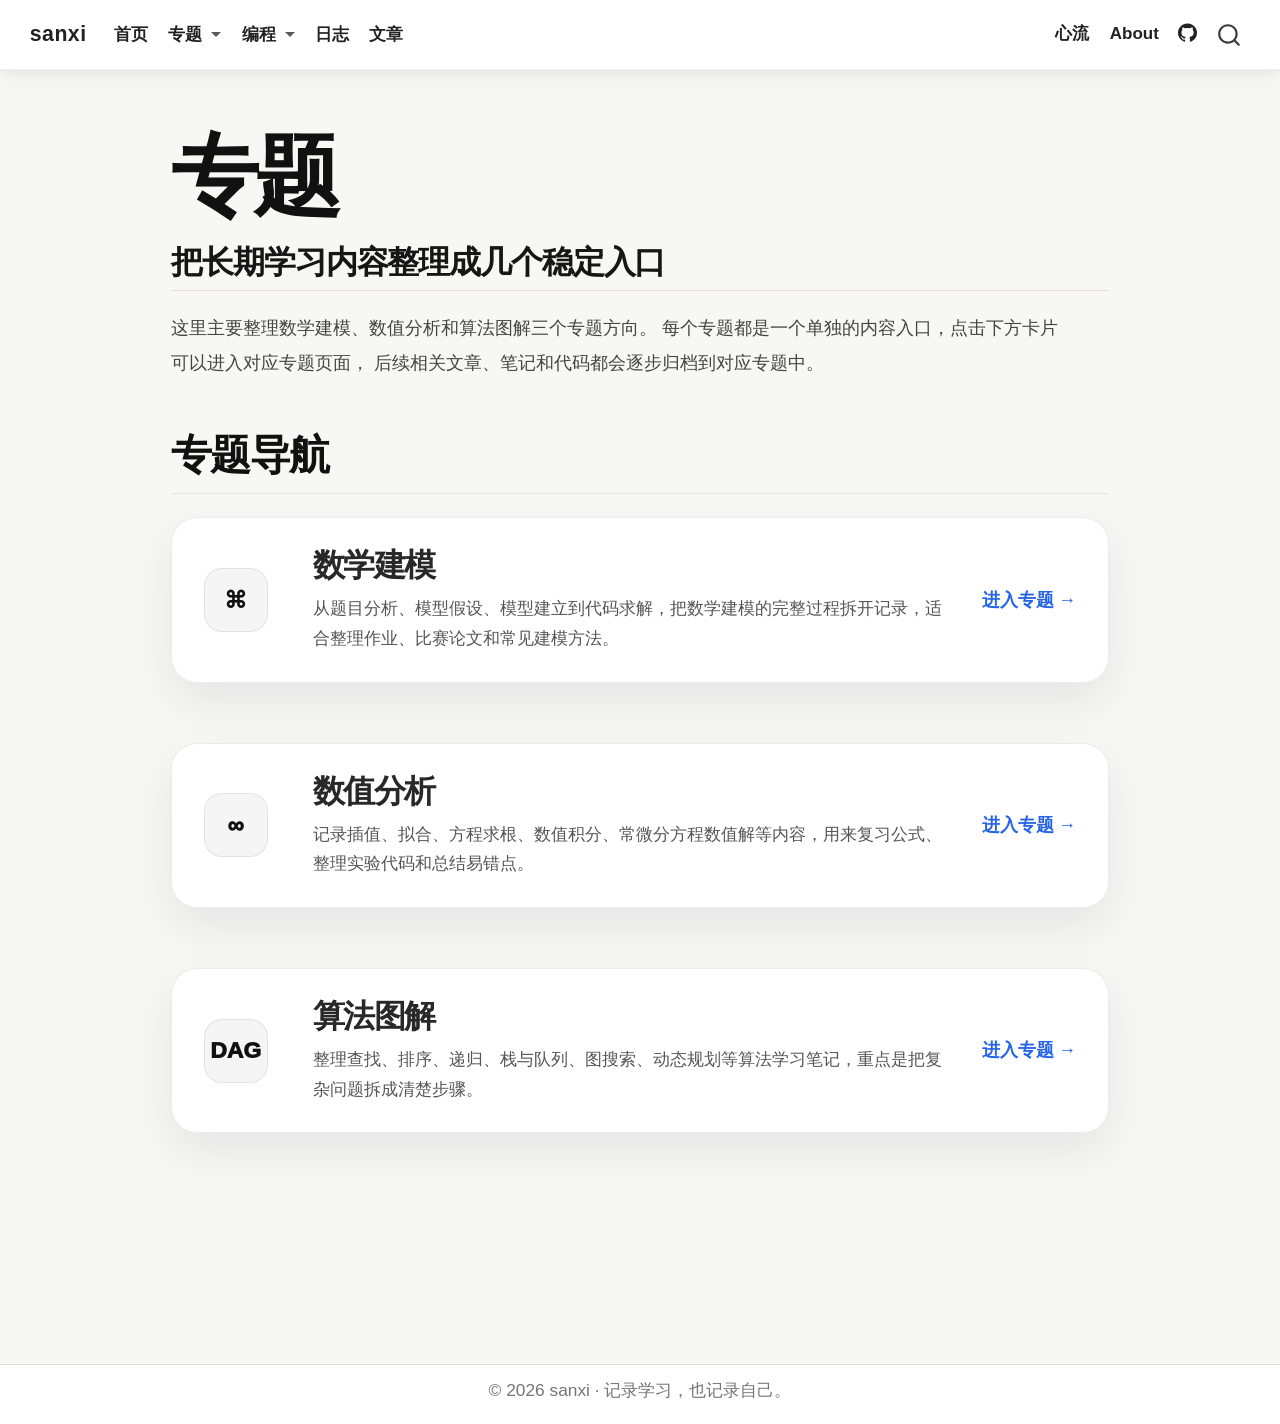
<file: topics/index.html>
<!DOCTYPE html>
<html xmlns="http://www.w3.org/1999/xhtml" lang="zh-Hans" xml:lang="zh-Hans"><head>

<meta charset="utf-8">
<meta name="generator" content="quarto-1.9.38">

<meta name="viewport" content="width=device-width, initial-scale=1.0, user-scalable=yes">


<title>专题 – sanxi</title>
<style>
/* Default styles provided by pandoc.
** See https://pandoc.org/MANUAL.html#variables-for-html for config info.
*/
code{white-space: pre-wrap;}
span.smallcaps{font-variant: small-caps;}
div.columns{display: flex; gap: min(4vw, 1.5em);}
div.column{flex: auto; overflow-x: auto;}
div.hanging-indent{margin-left: 1.5em; text-indent: -1.5em;}
ul.task-list{list-style: none;}
ul.task-list li input[type="checkbox"] {
  width: 0.8em;
  margin: 0 0.8em 0.2em -1em; /* quarto-specific, see https://github.com/quarto-dev/quarto-cli/issues/4556 */ 
  vertical-align: middle;
}
</style>


<script src="../site_libs/quarto-nav/quarto-nav.js"></script>
<script src="../site_libs/quarto-nav/headroom.min.js"></script>
<script src="../site_libs/clipboard/clipboard.min.js"></script>
<script src="../site_libs/quarto-search/autocomplete.umd.js"></script>
<script src="../site_libs/quarto-search/fuse.min.js"></script>
<script src="../site_libs/quarto-search/quarto-search.js"></script>
<meta name="quarto:offset" content="../">
<script src="../site_libs/quarto-html/quarto.js" type="module"></script>
<script src="../site_libs/quarto-html/tabsets/tabsets.js" type="module"></script>
<script src="../site_libs/quarto-html/popper.min.js"></script>
<script src="../site_libs/quarto-html/tippy.umd.min.js"></script>
<script src="../site_libs/quarto-html/anchor.min.js"></script>
<link href="../site_libs/quarto-html/tippy.css" rel="stylesheet">
<link href="../site_libs/quarto-html/quarto-syntax-highlighting-15634bcf2e68342d4ad2dfa704d543f6.css" rel="stylesheet" id="quarto-text-highlighting-styles">
<script src="../site_libs/bootstrap/bootstrap.min.js"></script>
<link href="../site_libs/bootstrap/bootstrap-icons.css" rel="stylesheet">
<link href="../site_libs/bootstrap/bootstrap-663a0eb266e409ebd30675dd86af22bb.min.css" rel="stylesheet" append-hash="true" id="quarto-bootstrap" data-mode="light">
<script id="quarto-search-options" type="application/json">{
  "location": "navbar",
  "copy-button": false,
  "collapse-after": 3,
  "panel-placement": "end",
  "type": "overlay",
  "limit": 50,
  "keyboard-shortcut": [
    "f",
    "/",
    "s"
  ],
  "show-item-context": false,
  "language": {
    "search-no-results-text": "没有结果",
    "search-matching-documents-text": "匹配的文档",
    "search-copy-link-title": "复制搜索链接",
    "search-hide-matches-text": "隐藏其它匹配结果",
    "search-more-match-text": "更多匹配结果",
    "search-more-matches-text": "更多匹配结果",
    "search-clear-button-title": "清除",
    "search-text-placeholder": "",
    "search-detached-cancel-button-title": "取消",
    "search-submit-button-title": "提交",
    "search-label": "搜索"
  }
}</script>
<style>html{ scroll-behavior: smooth; }</style>


<link rel="stylesheet" href="../styles.css">
</head>

<body class="nav-fixed quarto-light">

<div id="quarto-search-results"></div>
  <header id="quarto-header" class="headroom fixed-top">
    <nav class="navbar navbar-expand-lg " data-bs-theme="dark">
      <div class="navbar-container container-fluid">
      <div class="navbar-brand-container mx-auto">
    <a class="navbar-brand" href="../index.html">
    <span class="navbar-title">sanxi</span>
    </a>
  </div>
            <div id="quarto-search" class="" title="搜索"></div>
          <button class="navbar-toggler" type="button" data-bs-toggle="collapse" data-bs-target="#navbarCollapse" aria-controls="navbarCollapse" role="menu" aria-expanded="false" aria-label="展开或折叠导航栏" onclick="if (window.quartoToggleHeadroom) { window.quartoToggleHeadroom(); }">
  <span class="navbar-toggler-icon"></span>
</button>
          <div class="collapse navbar-collapse" id="navbarCollapse">
            <ul class="navbar-nav navbar-nav-scroll me-auto">
  <li class="nav-item">
    <a class="nav-link" href="../index.html"> 
<span class="menu-text">首页</span></a>
  </li>  
  <li class="nav-item dropdown ">
    <a class="nav-link dropdown-toggle" href="#" id="nav-menu-" role="link" data-bs-toggle="dropdown" aria-expanded="false">
 <span class="menu-text">专题</span>
    </a>
    <ul class="dropdown-menu" aria-labelledby="nav-menu-">    
        <li>
    <a class="dropdown-item" href="../topics/index.html">
 <span class="dropdown-text">专题首页</span></a>
  </li>  
        <li>
    <a class="dropdown-item" href="../topics/math-modeling/index.html">
 <span class="dropdown-text">数学建模</span></a>
  </li>  
        <li>
    <a class="dropdown-item" href="../topics/numerical-analysis/index.html">
 <span class="dropdown-text">数值分析</span></a>
  </li>  
        <li>
    <a class="dropdown-item" href="../topics/algorithm/index.html">
 <span class="dropdown-text">算法图解</span></a>
  </li>  
    </ul>
  </li>
  <li class="nav-item dropdown ">
    <a class="nav-link dropdown-toggle" href="#" id="nav-menu--1" role="link" data-bs-toggle="dropdown" aria-expanded="false">
 <span class="menu-text">编程</span>
    </a>
    <ul class="dropdown-menu" aria-labelledby="nav-menu--1">    
        <li>
    <a class="dropdown-item" href="../topics/matlab/index.html">
 <span class="dropdown-text">MATLAB</span></a>
  </li>  
        <li>
    <a class="dropdown-item" href="../topics/python/index.html">
 <span class="dropdown-text">Python</span></a>
  </li>  
        <li>
    <a class="dropdown-item" href="../topics/mathematical/index.html">
 <span class="dropdown-text">Mathematical</span></a>
  </li>  
    </ul>
  </li>
  <li class="nav-item">
    <a class="nav-link" href="../journal.html"> 
<span class="menu-text">日志</span></a>
  </li>  
  <li class="nav-item">
    <a class="nav-link" href="../posts/welcome/index.html"> 
<span class="menu-text">文章</span></a>
  </li>  
</ul>
            <ul class="navbar-nav navbar-nav-scroll ms-auto">
  <li class="nav-item">
    <a class="nav-link" href="../xinliu.html"> 
<span class="menu-text">心流</span></a>
  </li>  
  <li class="nav-item">
    <a class="nav-link" href="../about.html"> 
<span class="menu-text">About</span></a>
  </li>  
  <li class="nav-item compact">
    <a class="nav-link" href="https://github.com/sunjiaxi378-stack/sanxi"> <i class="bi bi-github" role="img" aria-label="GitHub">
</i> 
<span class="menu-text"></span></a>
  </li>  
</ul>
          </div> <!-- /navcollapse -->
            <div class="quarto-navbar-tools">
</div>
      </div> <!-- /container-fluid -->
    </nav>
</header>
<!-- content -->
<div id="quarto-content" class="quarto-container page-columns page-rows-contents page-layout-full page-navbar">
<!-- sidebar -->
<!-- margin-sidebar -->
    
<!-- main -->
<main class="content column-page" id="quarto-document-content">

<header id="title-block-header" class="quarto-title-block default">
<div class="quarto-title">
<h1 class="title">专题</h1>
</div>



<div class="quarto-title-meta column-page">

    
  
    
  </div>
  


</header>


<style>
/* =========================================================
   专题首页 topics/index.qmd
   说明：
   1. 隐藏 Quarto 默认标题块，避免页面出现两个“专题”
   2. 页面结构：顶部介绍 + 三个横向专题大卡片
   3. 每个专题卡片占一整行，整个卡片可点击
   4. 不使用 ```html 或 ```{=html}，避免 HTML 被当作代码显示
========================================================= */

/* 隐藏 Quarto 自动生成的标题块 */
.quarto-title-block,
.quarto-title,
#title-block-header {
  display: none !important;
}

/* 页面整体容器 */
.topic-page {
  max-width: 1060px;
  margin: 0 auto;
  padding: 3.2rem 1.25rem 4.8rem;
}

/* 顶部介绍区域 */
.topic-hero {
  margin-bottom: 3rem;
}

.topic-hero-title {
  font-size: clamp(3rem, 7vw, 5.2rem);
  line-height: 1.02;
  font-weight: 950;
  letter-spacing: -0.075em;
  margin: 0 0 1.1rem 0;
  color: #111111;
}

.topic-hero-subtitle {
  font-size: clamp(1.3rem, 2.5vw, 1.9rem);
  line-height: 1.35;
  font-weight: 900;
  margin: 0 0 1.15rem 0;
  color: #161616;
}

.topic-hero-text {
  font-size: 1.05rem;
  line-height: 1.95;
  color: #444444;
  max-width: 900px;
  margin: 0;
}

/* 专题导航标题 */
.topic-section-title {
  font-size: clamp(1.8rem, 3.2vw, 2.5rem);
  line-height: 1.2;
  font-weight: 950;
  letter-spacing: -0.045em;
  margin: 0 0 1.35rem 0;
  padding-bottom: 0.75rem;
  border-bottom: 1px solid rgba(0, 0, 0, 0.08);
  color: #111111;
}

/* 三个专题卡片外层 */
.topic-list {
  display: grid;
  grid-template-columns: 1fr;
  gap: 1.25rem;
}

/* 每个专题大卡片 */
.topic-card {
  display: grid;
  grid-template-columns: 86px minmax(0, 1fr) auto;
  gap: 1.35rem;
  align-items: center;

  min-height: 158px;
  padding: 1.65rem 1.85rem;
  border-radius: 26px;

  background: rgba(255, 255, 255, 0.94);
  border: 1px solid rgba(15, 23, 42, 0.08);
  box-shadow: 0 18px 45px rgba(15, 23, 42, 0.08);

  text-decoration: none !important;
  color: #111111 !important;

  transition:
    transform 0.18s ease,
    box-shadow 0.18s ease,
    border-color 0.18s ease,
    background 0.18s ease;
}

.topic-card:hover {
  transform: translateY(-4px);
  box-shadow: 0 24px 58px rgba(15, 23, 42, 0.14);
  border-color: rgba(15, 23, 42, 0.16);
  background: rgba(255, 255, 255, 0.99);
  text-decoration: none !important;
  color: #111111 !important;
}

/* 左侧图标 */
.topic-icon {
  width: 64px;
  height: 64px;
  border-radius: 18px;

  display: grid;
  place-items: center;

  background: #f5f5f5;
  border: 1px solid rgba(15, 23, 42, 0.08);

  font-size: 1.35rem;
  font-weight: 950;
  color: #111111;
}

/* 中间文字区 */
.topic-text {
  display: block;
  margin: 0;
  padding: 0;
  border: none;
  background: transparent;
}

/* 专题标题 */
.topic-text h3 {
  font-size: clamp(1.55rem, 2.5vw, 2.2rem);
  line-height: 1.18;
  font-weight: 950;
  letter-spacing: -0.045em;
  margin: 0 0 0.55rem 0;
  color: #111111;
}

/* 专题说明 */
.topic-text p {
  font-size: 1rem;
  line-height: 1.75;
  color: #555555;
  margin: 0;
}

/* 右侧进入提示 */
.topic-arrow {
  font-size: 1.05rem;
  font-weight: 850;
  color: #2563eb;
  white-space: nowrap;
}

/* 手机端适配 */
@media (max-width: 768px) {
  .topic-page {
    padding: 2.3rem 1rem 3.6rem;
  }

  .topic-card {
    grid-template-columns: 1fr;
    gap: 0.9rem;
    min-height: auto;
    padding: 1.45rem;
  }

  .topic-arrow {
    margin-top: 0.25rem;
  }
}
/* 防止残留空卡片显示成白框 */
.topic-card:empty {
  display: none !important;
}
</style>
<div class="topic-page">
<section class="topic-hero">
<h1 class="topic-hero-title">
专题
</h1>
<h2 class="topic-hero-subtitle anchored">
把长期学习内容整理成几个稳定入口
</h2>
<p class="topic-hero-text">
这里主要整理数学建模、数值分析和算法图解三个专题方向。 每个专题都是一个单独的内容入口，点击下方卡片可以进入对应专题页面， 后续相关文章、笔记和代码都会逐步归档到对应专题中。
</p>
</section>
<h2 class="topic-section-title anchored">
专题导航
</h2>
<div class="topic-list">
<a class="topic-card" href="math-modeling/">
<div class="topic-icon">
⌘
</div>
<div class="topic-text">
<h3 class="anchored">
数学建模
</h3>
<p>
从题目分析、模型假设、模型建立到代码求解，把数学建模的完整过程拆开记录，适合整理作业、比赛论文和常见建模方法。
</p>
</div>
<div class="topic-arrow">
进入专题 →
</div>
</a><p><a class="topic-card" href="math-modeling/"></a></p>
<a class="topic-card" href="numerical-analysis/">
<div class="topic-icon">
∞
</div>
<div class="topic-text">
<h3 class="anchored">
数值分析
</h3>
<p>
记录插值、拟合、方程求根、数值积分、常微分方程数值解等内容，用来复习公式、整理实验代码和总结易错点。
</p>
</div>
<div class="topic-arrow">
进入专题 →
</div>
</a><p><a class="topic-card" href="numerical-analysis/"></a></p>
<a class="topic-card" href="algorithm/">
<div class="topic-icon">
DAG
</div>
<div class="topic-text">
<h3 class="anchored">
算法图解
</h3>
<p>
整理查找、排序、递归、栈与队列、图搜索、动态规划等算法学习笔记，重点是把复杂问题拆成清楚步骤。
</p>
</div>
<div class="topic-arrow">
进入专题 →
</div>
</a><p><a class="topic-card" href="algorithm/"></a></p>
</div>
</div>



</main> <!-- /main -->
<script id="quarto-html-after-body" type="application/javascript">
  window.document.addEventListener("DOMContentLoaded", function (event) {
    const icon = "";
    const anchorJS = new window.AnchorJS();
    anchorJS.options = {
      placement: 'right',
      icon: icon
    };
    anchorJS.add('.anchored');
    const isCodeAnnotation = (el) => {
      for (const clz of el.classList) {
        if (clz.startsWith('code-annotation-')) {                     
          return true;
        }
      }
      return false;
    }
    const onCopySuccess = function(e) {
      // button target
      const button = e.trigger;
      // don't keep focus
      button.blur();
      // flash "checked"
      button.classList.add('code-copy-button-checked');
      var currentTitle = button.getAttribute("title");
      button.setAttribute("title", "已复制");
      let tooltip;
      if (window.bootstrap) {
        button.setAttribute("data-bs-toggle", "tooltip");
        button.setAttribute("data-bs-placement", "left");
        button.setAttribute("data-bs-title", "已复制");
        tooltip = new bootstrap.Tooltip(button, 
          { trigger: "manual", 
            customClass: "code-copy-button-tooltip",
            offset: [0, -8]});
        tooltip.show();    
      }
      setTimeout(function() {
        if (tooltip) {
          tooltip.hide();
          button.removeAttribute("data-bs-title");
          button.removeAttribute("data-bs-toggle");
          button.removeAttribute("data-bs-placement");
        }
        button.setAttribute("title", currentTitle);
        button.classList.remove('code-copy-button-checked');
      }, 1000);
      // clear code selection
      e.clearSelection();
    }
    const getTextToCopy = function(trigger) {
      const outerScaffold = trigger.parentElement.cloneNode(true);
      const codeEl = outerScaffold.querySelector('code');
      for (const childEl of codeEl.children) {
        if (isCodeAnnotation(childEl)) {
          childEl.remove();
        }
      }
      return codeEl.innerText;
    }
    const clipboard = new window.ClipboardJS('.code-copy-button:not([data-in-quarto-modal])', {
      text: getTextToCopy
    });
    clipboard.on('success', onCopySuccess);
    if (window.document.getElementById('quarto-embedded-source-code-modal')) {
      const clipboardModal = new window.ClipboardJS('.code-copy-button[data-in-quarto-modal]', {
        text: getTextToCopy,
        container: window.document.getElementById('quarto-embedded-source-code-modal')
      });
      clipboardModal.on('success', onCopySuccess);
    }
      var localhostRegex = new RegExp(/^(?:http|https):\/\/localhost\:?[0-9]*\//);
      var mailtoRegex = new RegExp(/^mailto:/);
        var filterRegex = new RegExp("https:\/\/sunjiaxi378-stack\.github\.io\/sanxi\/");
      var isInternal = (href) => {
          return filterRegex.test(href) || localhostRegex.test(href) || mailtoRegex.test(href);
      }
      // Inspect non-navigation links and adorn them if external
     var links = window.document.querySelectorAll('a[href]:not(.nav-link):not(.navbar-brand):not(.toc-action):not(.sidebar-link):not(.sidebar-item-toggle):not(.pagination-link):not(.no-external):not([aria-hidden]):not(.dropdown-item):not(.quarto-navigation-tool):not(.about-link)');
      for (var i=0; i<links.length; i++) {
        const link = links[i];
        if (!isInternal(link.href)) {
          // undo the damage that might have been done by quarto-nav.js in the case of
          // links that we want to consider external
          if (link.dataset.originalHref !== undefined) {
            link.href = link.dataset.originalHref;
          }
        }
      }
    function tippyHover(el, contentFn, onTriggerFn, onUntriggerFn) {
      const config = {
        allowHTML: true,
        maxWidth: 500,
        delay: 100,
        arrow: false,
        appendTo: function(el) {
            return el.parentElement;
        },
        interactive: true,
        interactiveBorder: 10,
        theme: 'quarto',
        placement: 'bottom-start',
      };
      if (contentFn) {
        config.content = contentFn;
      }
      if (onTriggerFn) {
        config.onTrigger = onTriggerFn;
      }
      if (onUntriggerFn) {
        config.onUntrigger = onUntriggerFn;
      }
      window.tippy(el, config); 
    }
    const noterefs = window.document.querySelectorAll('a[role="doc-noteref"]');
    for (var i=0; i<noterefs.length; i++) {
      const ref = noterefs[i];
      tippyHover(ref, function() {
        // use id or data attribute instead here
        let href = ref.getAttribute('data-footnote-href') || ref.getAttribute('href');
        try { href = new URL(href).hash; } catch {}
        const id = href.replace(/^#\/?/, "");
        const note = window.document.getElementById(id);
        if (note) {
          return note.innerHTML;
        } else {
          return "";
        }
      });
    }
    const xrefs = window.document.querySelectorAll('a.quarto-xref');
    const processXRef = (id, note) => {
      // Strip column container classes
      const stripColumnClz = (el) => {
        el.classList.remove("page-full", "page-columns");
        if (el.children) {
          for (const child of el.children) {
            stripColumnClz(child);
          }
        }
      }
      stripColumnClz(note)
      if (id === null || id.startsWith('sec-')) {
        // Special case sections, only their first couple elements
        const container = document.createElement("div");
        if (note.children && note.children.length > 2) {
          container.appendChild(note.children[0].cloneNode(true));
          for (let i = 1; i < note.children.length; i++) {
            const child = note.children[i];
            if (child.tagName === "P" && child.innerText === "") {
              continue;
            } else {
              container.appendChild(child.cloneNode(true));
              break;
            }
          }
          if (window.Quarto?.typesetMath) {
            window.Quarto.typesetMath(container);
          }
          return container.innerHTML
        } else {
          if (window.Quarto?.typesetMath) {
            window.Quarto.typesetMath(note);
          }
          return note.innerHTML;
        }
      } else {
        // Remove any anchor links if they are present
        const anchorLink = note.querySelector('a.anchorjs-link');
        if (anchorLink) {
          anchorLink.remove();
        }
        if (window.Quarto?.typesetMath) {
          window.Quarto.typesetMath(note);
        }
        if (note.classList.contains("callout")) {
          return note.outerHTML;
        } else {
          return note.innerHTML;
        }
      }
    }
    for (var i=0; i<xrefs.length; i++) {
      const xref = xrefs[i];
      tippyHover(xref, undefined, function(instance) {
        instance.disable();
        let url = xref.getAttribute('href');
        let hash = undefined; 
        if (url.startsWith('#')) {
          hash = url;
        } else {
          try { hash = new URL(url).hash; } catch {}
        }
        if (hash) {
          const id = hash.replace(/^#\/?/, "");
          const note = window.document.getElementById(id);
          if (note !== null) {
            try {
              const html = processXRef(id, note.cloneNode(true));
              instance.setContent(html);
            } finally {
              instance.enable();
              instance.show();
            }
          } else {
            // See if we can fetch this
            fetch(url.split('#')[0])
            .then(res => res.text())
            .then(html => {
              const parser = new DOMParser();
              const htmlDoc = parser.parseFromString(html, "text/html");
              const note = htmlDoc.getElementById(id);
              if (note !== null) {
                const html = processXRef(id, note);
                instance.setContent(html);
              } 
            }).finally(() => {
              instance.enable();
              instance.show();
            });
          }
        } else {
          // See if we can fetch a full url (with no hash to target)
          // This is a special case and we should probably do some content thinning / targeting
          fetch(url)
          .then(res => res.text())
          .then(html => {
            const parser = new DOMParser();
            const htmlDoc = parser.parseFromString(html, "text/html");
            const note = htmlDoc.querySelector('main.content');
            if (note !== null) {
              // This should only happen for chapter cross references
              // (since there is no id in the URL)
              // remove the first header
              if (note.children.length > 0 && note.children[0].tagName === "HEADER") {
                note.children[0].remove();
              }
              const html = processXRef(null, note);
              instance.setContent(html);
            } 
          }).finally(() => {
            instance.enable();
            instance.show();
          });
        }
      }, function(instance) {
      });
    }
        let selectedAnnoteEl;
        const selectorForAnnotation = ( cell, annotation) => {
          let cellAttr = 'data-code-cell="' + cell + '"';
          let lineAttr = 'data-code-annotation="' +  annotation + '"';
          const selector = 'span[' + cellAttr + '][' + lineAttr + ']';
          return selector;
        }
        const selectCodeLines = (annoteEl) => {
          const doc = window.document;
          const targetCell = annoteEl.getAttribute("data-target-cell");
          const targetAnnotation = annoteEl.getAttribute("data-target-annotation");
          const annoteSpan = window.document.querySelector(selectorForAnnotation(targetCell, targetAnnotation));
          const lines = annoteSpan.getAttribute("data-code-lines").split(",");
          const lineIds = lines.map((line) => {
            return targetCell + "-" + line;
          })
          let top = null;
          let height = null;
          let parent = null;
          if (lineIds.length > 0) {
              //compute the position of the single el (top and bottom and make a div)
              const el = window.document.getElementById(lineIds[0]);
              top = el.offsetTop;
              height = el.offsetHeight;
              parent = el.parentElement.parentElement;
            if (lineIds.length > 1) {
              const lastEl = window.document.getElementById(lineIds[lineIds.length - 1]);
              const bottom = lastEl.offsetTop + lastEl.offsetHeight;
              height = bottom - top;
            }
            if (top !== null && height !== null && parent !== null) {
              // cook up a div (if necessary) and position it 
              let div = window.document.getElementById("code-annotation-line-highlight");
              if (div === null) {
                div = window.document.createElement("div");
                div.setAttribute("id", "code-annotation-line-highlight");
                div.style.position = 'absolute';
                parent.appendChild(div);
              }
              div.style.top = top - 2 + "px";
              div.style.height = height + 4 + "px";
              div.style.left = 0;
              let gutterDiv = window.document.getElementById("code-annotation-line-highlight-gutter");
              if (gutterDiv === null) {
                gutterDiv = window.document.createElement("div");
                gutterDiv.setAttribute("id", "code-annotation-line-highlight-gutter");
                gutterDiv.style.position = 'absolute';
                const codeCell = window.document.getElementById(targetCell);
                const gutter = codeCell.querySelector('.code-annotation-gutter');
                gutter.appendChild(gutterDiv);
              }
              gutterDiv.style.top = top - 2 + "px";
              gutterDiv.style.height = height + 4 + "px";
            }
            selectedAnnoteEl = annoteEl;
          }
        };
        const unselectCodeLines = () => {
          const elementsIds = ["code-annotation-line-highlight", "code-annotation-line-highlight-gutter"];
          elementsIds.forEach((elId) => {
            const div = window.document.getElementById(elId);
            if (div) {
              div.remove();
            }
          });
          selectedAnnoteEl = undefined;
        };
          // Handle positioning of the toggle
      window.addEventListener(
        "resize",
        throttle(() => {
          elRect = undefined;
          if (selectedAnnoteEl) {
            selectCodeLines(selectedAnnoteEl);
          }
        }, 10)
      );
      function throttle(fn, ms) {
      let throttle = false;
      let timer;
        return (...args) => {
          if(!throttle) { // first call gets through
              fn.apply(this, args);
              throttle = true;
          } else { // all the others get throttled
              if(timer) clearTimeout(timer); // cancel #2
              timer = setTimeout(() => {
                fn.apply(this, args);
                timer = throttle = false;
              }, ms);
          }
        };
      }
        // Attach click handler to the DT
        const annoteDls = window.document.querySelectorAll('dt[data-target-cell]');
        for (const annoteDlNode of annoteDls) {
          annoteDlNode.addEventListener('click', (event) => {
            const clickedEl = event.target;
            if (clickedEl !== selectedAnnoteEl) {
              unselectCodeLines();
              const activeEl = window.document.querySelector('dt[data-target-cell].code-annotation-active');
              if (activeEl) {
                activeEl.classList.remove('code-annotation-active');
              }
              selectCodeLines(clickedEl);
              clickedEl.classList.add('code-annotation-active');
            } else {
              // Unselect the line
              unselectCodeLines();
              clickedEl.classList.remove('code-annotation-active');
            }
          });
        }
    const findCites = (el) => {
      const parentEl = el.parentElement;
      if (parentEl) {
        const cites = parentEl.dataset.cites;
        if (cites) {
          return {
            el,
            cites: cites.split(' ')
          };
        } else {
          return findCites(el.parentElement)
        }
      } else {
        return undefined;
      }
    };
    var bibliorefs = window.document.querySelectorAll('a[role="doc-biblioref"]');
    for (var i=0; i<bibliorefs.length; i++) {
      const ref = bibliorefs[i];
      const citeInfo = findCites(ref);
      if (citeInfo) {
        tippyHover(citeInfo.el, function() {
          var popup = window.document.createElement('div');
          citeInfo.cites.forEach(function(cite) {
            var citeDiv = window.document.createElement('div');
            citeDiv.classList.add('hanging-indent');
            citeDiv.classList.add('csl-entry');
            var biblioDiv = window.document.getElementById('ref-' + cite);
            if (biblioDiv) {
              citeDiv.innerHTML = biblioDiv.innerHTML;
            }
            popup.appendChild(citeDiv);
          });
          return popup.innerHTML;
        });
      }
    }
  });
  </script>
</div> <!-- /content -->
<footer class="footer">
  <div class="nav-footer">
    <div class="nav-footer-left">
      &nbsp;
    </div>   
    <div class="nav-footer-center">
<p>© 2026 sanxi · 记录学习，也记录自己。</p>
</div>
    <div class="nav-footer-right">
      &nbsp;
    </div>
  </div>
</footer>




<script src="../site_libs/quarto-html/zenscroll-min.js"></script>
</body></html>
</file>
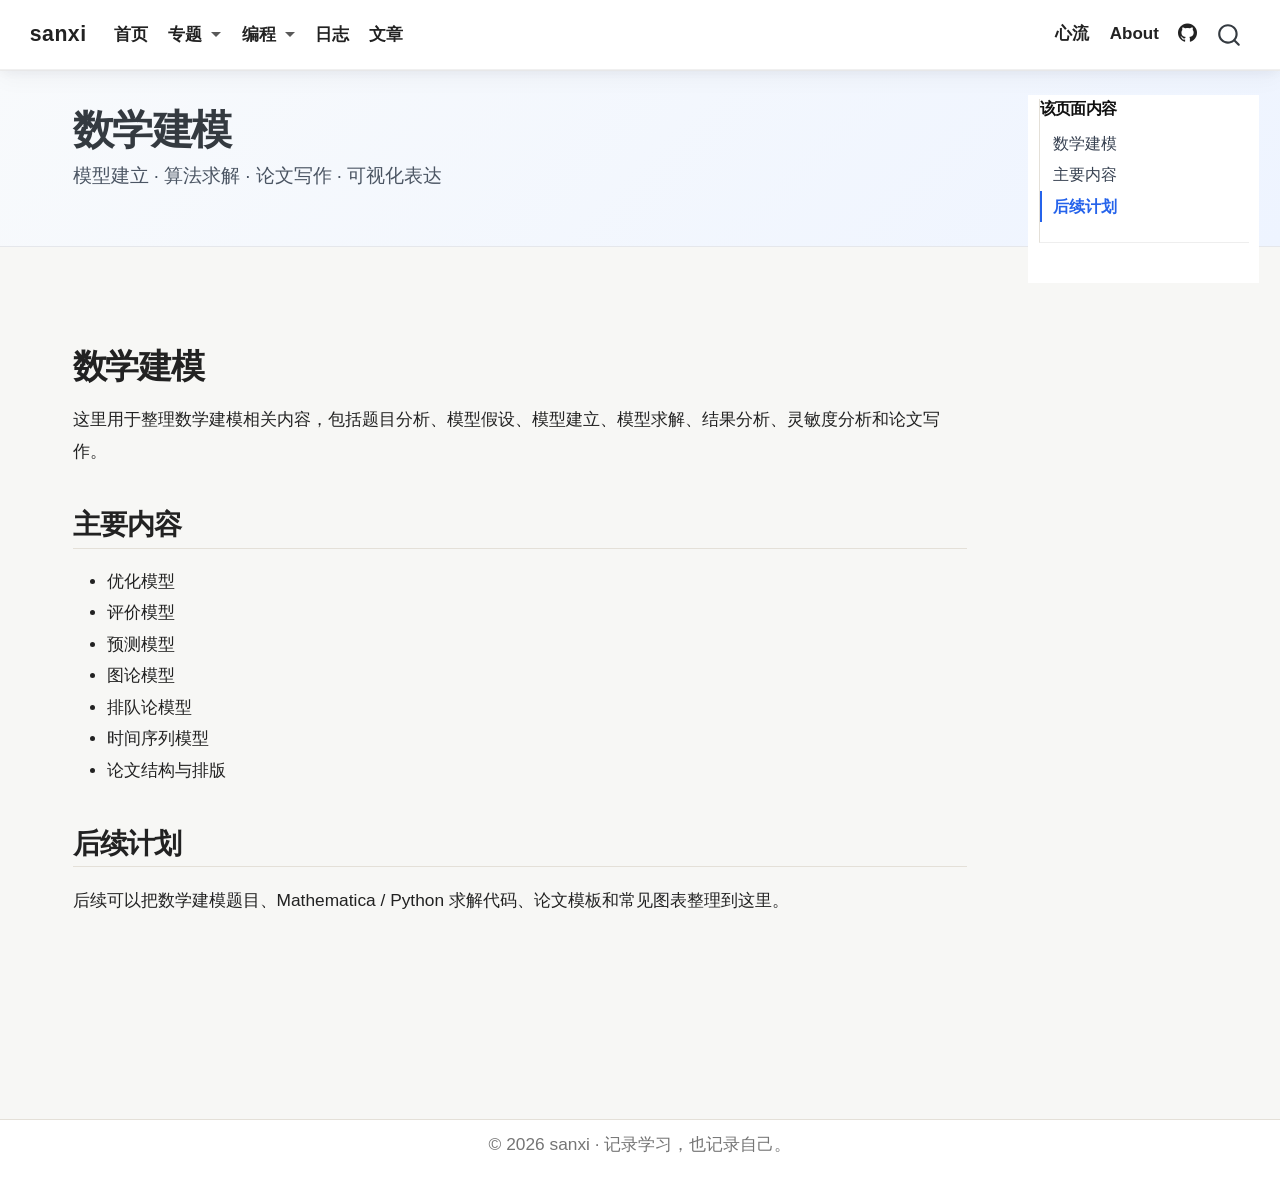
<file: topics/math-modeling/index.html>
<!DOCTYPE html>
<html xmlns="http://www.w3.org/1999/xhtml" lang="zh-Hans" xml:lang="zh-Hans"><head>

<meta charset="utf-8">
<meta name="generator" content="quarto-1.9.38">

<meta name="viewport" content="width=device-width, initial-scale=1.0, user-scalable=yes">


<title>数学建模 – sanxi</title>
<style>
/* Default styles provided by pandoc.
** See https://pandoc.org/MANUAL.html#variables-for-html for config info.
*/
code{white-space: pre-wrap;}
span.smallcaps{font-variant: small-caps;}
div.columns{display: flex; gap: min(4vw, 1.5em);}
div.column{flex: auto; overflow-x: auto;}
div.hanging-indent{margin-left: 1.5em; text-indent: -1.5em;}
ul.task-list{list-style: none;}
ul.task-list li input[type="checkbox"] {
  width: 0.8em;
  margin: 0 0.8em 0.2em -1em; /* quarto-specific, see https://github.com/quarto-dev/quarto-cli/issues/4556 */ 
  vertical-align: middle;
}
</style>


<script src="../../site_libs/quarto-nav/quarto-nav.js"></script>
<script src="../../site_libs/quarto-nav/headroom.min.js"></script>
<script src="../../site_libs/clipboard/clipboard.min.js"></script>
<script src="../../site_libs/quarto-search/autocomplete.umd.js"></script>
<script src="../../site_libs/quarto-search/fuse.min.js"></script>
<script src="../../site_libs/quarto-search/quarto-search.js"></script>
<meta name="quarto:offset" content="../../">
<script src="../../site_libs/quarto-html/quarto.js" type="module"></script>
<script src="../../site_libs/quarto-html/tabsets/tabsets.js" type="module"></script>
<script src="../../site_libs/quarto-html/popper.min.js"></script>
<script src="../../site_libs/quarto-html/tippy.umd.min.js"></script>
<script src="../../site_libs/quarto-html/anchor.min.js"></script>
<link href="../../site_libs/quarto-html/tippy.css" rel="stylesheet">
<link href="../../site_libs/quarto-html/quarto-syntax-highlighting-15634bcf2e68342d4ad2dfa704d543f6.css" rel="stylesheet" id="quarto-text-highlighting-styles">
<script src="../../site_libs/bootstrap/bootstrap.min.js"></script>
<link href="../../site_libs/bootstrap/bootstrap-icons.css" rel="stylesheet">
<link href="../../site_libs/bootstrap/bootstrap-663a0eb266e409ebd30675dd86af22bb.min.css" rel="stylesheet" append-hash="true" id="quarto-bootstrap" data-mode="light">
<script id="quarto-search-options" type="application/json">{
  "location": "navbar",
  "copy-button": false,
  "collapse-after": 3,
  "panel-placement": "end",
  "type": "overlay",
  "limit": 50,
  "keyboard-shortcut": [
    "f",
    "/",
    "s"
  ],
  "show-item-context": false,
  "language": {
    "search-no-results-text": "没有结果",
    "search-matching-documents-text": "匹配的文档",
    "search-copy-link-title": "复制搜索链接",
    "search-hide-matches-text": "隐藏其它匹配结果",
    "search-more-match-text": "更多匹配结果",
    "search-more-matches-text": "更多匹配结果",
    "search-clear-button-title": "清除",
    "search-text-placeholder": "",
    "search-detached-cancel-button-title": "取消",
    "search-submit-button-title": "提交",
    "search-label": "搜索"
  }
}</script>
<style>html{ scroll-behavior: smooth; }</style>


<link rel="stylesheet" href="../../styles.css">
</head>

<body class="nav-fixed quarto-light">

<div id="quarto-search-results"></div>
  <header id="quarto-header" class="headroom fixed-top quarto-banner">
    <nav class="navbar navbar-expand-lg " data-bs-theme="dark">
      <div class="navbar-container container-fluid">
      <div class="navbar-brand-container mx-auto">
    <a class="navbar-brand" href="../../index.html">
    <span class="navbar-title">sanxi</span>
    </a>
  </div>
            <div id="quarto-search" class="" title="搜索"></div>
          <button class="navbar-toggler" type="button" data-bs-toggle="collapse" data-bs-target="#navbarCollapse" aria-controls="navbarCollapse" role="menu" aria-expanded="false" aria-label="展开或折叠导航栏" onclick="if (window.quartoToggleHeadroom) { window.quartoToggleHeadroom(); }">
  <span class="navbar-toggler-icon"></span>
</button>
          <div class="collapse navbar-collapse" id="navbarCollapse">
            <ul class="navbar-nav navbar-nav-scroll me-auto">
  <li class="nav-item">
    <a class="nav-link" href="../../index.html"> 
<span class="menu-text">首页</span></a>
  </li>  
  <li class="nav-item dropdown ">
    <a class="nav-link dropdown-toggle" href="#" id="nav-menu-" role="link" data-bs-toggle="dropdown" aria-expanded="false">
 <span class="menu-text">专题</span>
    </a>
    <ul class="dropdown-menu" aria-labelledby="nav-menu-">    
        <li>
    <a class="dropdown-item" href="../../topics/index.html">
 <span class="dropdown-text">专题首页</span></a>
  </li>  
        <li>
    <a class="dropdown-item" href="../../topics/math-modeling/index.html">
 <span class="dropdown-text">数学建模</span></a>
  </li>  
        <li>
    <a class="dropdown-item" href="../../topics/numerical-analysis/index.html">
 <span class="dropdown-text">数值分析</span></a>
  </li>  
        <li>
    <a class="dropdown-item" href="../../topics/algorithm/index.html">
 <span class="dropdown-text">算法图解</span></a>
  </li>  
    </ul>
  </li>
  <li class="nav-item dropdown ">
    <a class="nav-link dropdown-toggle" href="#" id="nav-menu--1" role="link" data-bs-toggle="dropdown" aria-expanded="false">
 <span class="menu-text">编程</span>
    </a>
    <ul class="dropdown-menu" aria-labelledby="nav-menu--1">    
        <li>
    <a class="dropdown-item" href="../../topics/matlab/index.html">
 <span class="dropdown-text">MATLAB</span></a>
  </li>  
        <li>
    <a class="dropdown-item" href="../../topics/python/index.html">
 <span class="dropdown-text">Python</span></a>
  </li>  
        <li>
    <a class="dropdown-item" href="../../topics/mathematical/index.html">
 <span class="dropdown-text">Mathematical</span></a>
  </li>  
    </ul>
  </li>
  <li class="nav-item">
    <a class="nav-link" href="../../journal.html"> 
<span class="menu-text">日志</span></a>
  </li>  
  <li class="nav-item">
    <a class="nav-link" href="../../posts/welcome/index.html"> 
<span class="menu-text">文章</span></a>
  </li>  
</ul>
            <ul class="navbar-nav navbar-nav-scroll ms-auto">
  <li class="nav-item">
    <a class="nav-link" href="../../xinliu.html"> 
<span class="menu-text">心流</span></a>
  </li>  
  <li class="nav-item">
    <a class="nav-link" href="../../about.html"> 
<span class="menu-text">About</span></a>
  </li>  
  <li class="nav-item compact">
    <a class="nav-link" href="https://github.com/sunjiaxi378-stack/sanxi"> <i class="bi bi-github" role="img" aria-label="GitHub">
</i> 
<span class="menu-text"></span></a>
  </li>  
</ul>
          </div> <!-- /navcollapse -->
            <div class="quarto-navbar-tools">
</div>
      </div> <!-- /container-fluid -->
    </nav>
</header>
<!-- content -->
<header id="title-block-header" class="quarto-title-block default page-columns page-full">
  <div class="quarto-title-banner page-columns page-full">
    <div class="quarto-title column-page-left">
      <h1 class="title">数学建模</h1>
            <p class="subtitle lead">模型建立 · 算法求解 · 论文写作 · 可视化表达</p>
                      </div>
  </div>
    
  
  <div class="quarto-title-meta column-page-left">

      
    
      
    </div>
    
  
  </header><div id="quarto-content" class="quarto-container page-columns page-rows-contents page-layout-full page-navbar">
<!-- sidebar -->
<!-- margin-sidebar -->
    <div id="quarto-margin-sidebar" class="sidebar margin-sidebar">
        <nav id="TOC" role="doc-toc" class="toc-active">
    <h2 id="toc-title">该页面内容</h2>
   
  <ul class="collapse">
  <li><a href="#数学建模" id="toc-数学建模" class="nav-link active" data-scroll-target="#数学建模">数学建模</a>
  <ul class="collapse">
  <li><a href="#主要内容" id="toc-主要内容" class="nav-link" data-scroll-target="#主要内容">主要内容</a></li>
  <li><a href="#后续计划" id="toc-后续计划" class="nav-link" data-scroll-target="#后续计划">后续计划</a></li>
  </ul></li>
  </ul>
</nav>
    </div>
<!-- main -->
<main class="content quarto-banner-title-block column-page-left" id="quarto-document-content">





<section id="数学建模" class="level1">
<h1>数学建模</h1>
<p>这里用于整理数学建模相关内容，包括题目分析、模型假设、模型建立、模型求解、结果分析、灵敏度分析和论文写作。</p>
<section id="主要内容" class="level2">
<h2 class="anchored" data-anchor-id="主要内容">主要内容</h2>
<ul>
<li>优化模型</li>
<li>评价模型</li>
<li>预测模型</li>
<li>图论模型</li>
<li>排队论模型</li>
<li>时间序列模型</li>
<li>论文结构与排版</li>
</ul>
</section>
<section id="后续计划" class="level2">
<h2 class="anchored" data-anchor-id="后续计划">后续计划</h2>
<p>后续可以把数学建模题目、Mathematica / Python 求解代码、论文模板和常见图表整理到这里。</p>


</section>
</section>

</main> <!-- /main -->
<script id="quarto-html-after-body" type="application/javascript">
  window.document.addEventListener("DOMContentLoaded", function (event) {
    const icon = "";
    const anchorJS = new window.AnchorJS();
    anchorJS.options = {
      placement: 'right',
      icon: icon
    };
    anchorJS.add('.anchored');
    const isCodeAnnotation = (el) => {
      for (const clz of el.classList) {
        if (clz.startsWith('code-annotation-')) {                     
          return true;
        }
      }
      return false;
    }
    const onCopySuccess = function(e) {
      // button target
      const button = e.trigger;
      // don't keep focus
      button.blur();
      // flash "checked"
      button.classList.add('code-copy-button-checked');
      var currentTitle = button.getAttribute("title");
      button.setAttribute("title", "已复制");
      let tooltip;
      if (window.bootstrap) {
        button.setAttribute("data-bs-toggle", "tooltip");
        button.setAttribute("data-bs-placement", "left");
        button.setAttribute("data-bs-title", "已复制");
        tooltip = new bootstrap.Tooltip(button, 
          { trigger: "manual", 
            customClass: "code-copy-button-tooltip",
            offset: [0, -8]});
        tooltip.show();    
      }
      setTimeout(function() {
        if (tooltip) {
          tooltip.hide();
          button.removeAttribute("data-bs-title");
          button.removeAttribute("data-bs-toggle");
          button.removeAttribute("data-bs-placement");
        }
        button.setAttribute("title", currentTitle);
        button.classList.remove('code-copy-button-checked');
      }, 1000);
      // clear code selection
      e.clearSelection();
    }
    const getTextToCopy = function(trigger) {
      const outerScaffold = trigger.parentElement.cloneNode(true);
      const codeEl = outerScaffold.querySelector('code');
      for (const childEl of codeEl.children) {
        if (isCodeAnnotation(childEl)) {
          childEl.remove();
        }
      }
      return codeEl.innerText;
    }
    const clipboard = new window.ClipboardJS('.code-copy-button:not([data-in-quarto-modal])', {
      text: getTextToCopy
    });
    clipboard.on('success', onCopySuccess);
    if (window.document.getElementById('quarto-embedded-source-code-modal')) {
      const clipboardModal = new window.ClipboardJS('.code-copy-button[data-in-quarto-modal]', {
        text: getTextToCopy,
        container: window.document.getElementById('quarto-embedded-source-code-modal')
      });
      clipboardModal.on('success', onCopySuccess);
    }
      var localhostRegex = new RegExp(/^(?:http|https):\/\/localhost\:?[0-9]*\//);
      var mailtoRegex = new RegExp(/^mailto:/);
        var filterRegex = new RegExp("https:\/\/sunjiaxi378-stack\.github\.io\/sanxi\/");
      var isInternal = (href) => {
          return filterRegex.test(href) || localhostRegex.test(href) || mailtoRegex.test(href);
      }
      // Inspect non-navigation links and adorn them if external
     var links = window.document.querySelectorAll('a[href]:not(.nav-link):not(.navbar-brand):not(.toc-action):not(.sidebar-link):not(.sidebar-item-toggle):not(.pagination-link):not(.no-external):not([aria-hidden]):not(.dropdown-item):not(.quarto-navigation-tool):not(.about-link)');
      for (var i=0; i<links.length; i++) {
        const link = links[i];
        if (!isInternal(link.href)) {
          // undo the damage that might have been done by quarto-nav.js in the case of
          // links that we want to consider external
          if (link.dataset.originalHref !== undefined) {
            link.href = link.dataset.originalHref;
          }
        }
      }
    function tippyHover(el, contentFn, onTriggerFn, onUntriggerFn) {
      const config = {
        allowHTML: true,
        maxWidth: 500,
        delay: 100,
        arrow: false,
        appendTo: function(el) {
            return el.parentElement;
        },
        interactive: true,
        interactiveBorder: 10,
        theme: 'quarto',
        placement: 'bottom-start',
      };
      if (contentFn) {
        config.content = contentFn;
      }
      if (onTriggerFn) {
        config.onTrigger = onTriggerFn;
      }
      if (onUntriggerFn) {
        config.onUntrigger = onUntriggerFn;
      }
      window.tippy(el, config); 
    }
    const noterefs = window.document.querySelectorAll('a[role="doc-noteref"]');
    for (var i=0; i<noterefs.length; i++) {
      const ref = noterefs[i];
      tippyHover(ref, function() {
        // use id or data attribute instead here
        let href = ref.getAttribute('data-footnote-href') || ref.getAttribute('href');
        try { href = new URL(href).hash; } catch {}
        const id = href.replace(/^#\/?/, "");
        const note = window.document.getElementById(id);
        if (note) {
          return note.innerHTML;
        } else {
          return "";
        }
      });
    }
    const xrefs = window.document.querySelectorAll('a.quarto-xref');
    const processXRef = (id, note) => {
      // Strip column container classes
      const stripColumnClz = (el) => {
        el.classList.remove("page-full", "page-columns");
        if (el.children) {
          for (const child of el.children) {
            stripColumnClz(child);
          }
        }
      }
      stripColumnClz(note)
      if (id === null || id.startsWith('sec-')) {
        // Special case sections, only their first couple elements
        const container = document.createElement("div");
        if (note.children && note.children.length > 2) {
          container.appendChild(note.children[0].cloneNode(true));
          for (let i = 1; i < note.children.length; i++) {
            const child = note.children[i];
            if (child.tagName === "P" && child.innerText === "") {
              continue;
            } else {
              container.appendChild(child.cloneNode(true));
              break;
            }
          }
          if (window.Quarto?.typesetMath) {
            window.Quarto.typesetMath(container);
          }
          return container.innerHTML
        } else {
          if (window.Quarto?.typesetMath) {
            window.Quarto.typesetMath(note);
          }
          return note.innerHTML;
        }
      } else {
        // Remove any anchor links if they are present
        const anchorLink = note.querySelector('a.anchorjs-link');
        if (anchorLink) {
          anchorLink.remove();
        }
        if (window.Quarto?.typesetMath) {
          window.Quarto.typesetMath(note);
        }
        if (note.classList.contains("callout")) {
          return note.outerHTML;
        } else {
          return note.innerHTML;
        }
      }
    }
    for (var i=0; i<xrefs.length; i++) {
      const xref = xrefs[i];
      tippyHover(xref, undefined, function(instance) {
        instance.disable();
        let url = xref.getAttribute('href');
        let hash = undefined; 
        if (url.startsWith('#')) {
          hash = url;
        } else {
          try { hash = new URL(url).hash; } catch {}
        }
        if (hash) {
          const id = hash.replace(/^#\/?/, "");
          const note = window.document.getElementById(id);
          if (note !== null) {
            try {
              const html = processXRef(id, note.cloneNode(true));
              instance.setContent(html);
            } finally {
              instance.enable();
              instance.show();
            }
          } else {
            // See if we can fetch this
            fetch(url.split('#')[0])
            .then(res => res.text())
            .then(html => {
              const parser = new DOMParser();
              const htmlDoc = parser.parseFromString(html, "text/html");
              const note = htmlDoc.getElementById(id);
              if (note !== null) {
                const html = processXRef(id, note);
                instance.setContent(html);
              } 
            }).finally(() => {
              instance.enable();
              instance.show();
            });
          }
        } else {
          // See if we can fetch a full url (with no hash to target)
          // This is a special case and we should probably do some content thinning / targeting
          fetch(url)
          .then(res => res.text())
          .then(html => {
            const parser = new DOMParser();
            const htmlDoc = parser.parseFromString(html, "text/html");
            const note = htmlDoc.querySelector('main.content');
            if (note !== null) {
              // This should only happen for chapter cross references
              // (since there is no id in the URL)
              // remove the first header
              if (note.children.length > 0 && note.children[0].tagName === "HEADER") {
                note.children[0].remove();
              }
              const html = processXRef(null, note);
              instance.setContent(html);
            } 
          }).finally(() => {
            instance.enable();
            instance.show();
          });
        }
      }, function(instance) {
      });
    }
        let selectedAnnoteEl;
        const selectorForAnnotation = ( cell, annotation) => {
          let cellAttr = 'data-code-cell="' + cell + '"';
          let lineAttr = 'data-code-annotation="' +  annotation + '"';
          const selector = 'span[' + cellAttr + '][' + lineAttr + ']';
          return selector;
        }
        const selectCodeLines = (annoteEl) => {
          const doc = window.document;
          const targetCell = annoteEl.getAttribute("data-target-cell");
          const targetAnnotation = annoteEl.getAttribute("data-target-annotation");
          const annoteSpan = window.document.querySelector(selectorForAnnotation(targetCell, targetAnnotation));
          const lines = annoteSpan.getAttribute("data-code-lines").split(",");
          const lineIds = lines.map((line) => {
            return targetCell + "-" + line;
          })
          let top = null;
          let height = null;
          let parent = null;
          if (lineIds.length > 0) {
              //compute the position of the single el (top and bottom and make a div)
              const el = window.document.getElementById(lineIds[0]);
              top = el.offsetTop;
              height = el.offsetHeight;
              parent = el.parentElement.parentElement;
            if (lineIds.length > 1) {
              const lastEl = window.document.getElementById(lineIds[lineIds.length - 1]);
              const bottom = lastEl.offsetTop + lastEl.offsetHeight;
              height = bottom - top;
            }
            if (top !== null && height !== null && parent !== null) {
              // cook up a div (if necessary) and position it 
              let div = window.document.getElementById("code-annotation-line-highlight");
              if (div === null) {
                div = window.document.createElement("div");
                div.setAttribute("id", "code-annotation-line-highlight");
                div.style.position = 'absolute';
                parent.appendChild(div);
              }
              div.style.top = top - 2 + "px";
              div.style.height = height + 4 + "px";
              div.style.left = 0;
              let gutterDiv = window.document.getElementById("code-annotation-line-highlight-gutter");
              if (gutterDiv === null) {
                gutterDiv = window.document.createElement("div");
                gutterDiv.setAttribute("id", "code-annotation-line-highlight-gutter");
                gutterDiv.style.position = 'absolute';
                const codeCell = window.document.getElementById(targetCell);
                const gutter = codeCell.querySelector('.code-annotation-gutter');
                gutter.appendChild(gutterDiv);
              }
              gutterDiv.style.top = top - 2 + "px";
              gutterDiv.style.height = height + 4 + "px";
            }
            selectedAnnoteEl = annoteEl;
          }
        };
        const unselectCodeLines = () => {
          const elementsIds = ["code-annotation-line-highlight", "code-annotation-line-highlight-gutter"];
          elementsIds.forEach((elId) => {
            const div = window.document.getElementById(elId);
            if (div) {
              div.remove();
            }
          });
          selectedAnnoteEl = undefined;
        };
          // Handle positioning of the toggle
      window.addEventListener(
        "resize",
        throttle(() => {
          elRect = undefined;
          if (selectedAnnoteEl) {
            selectCodeLines(selectedAnnoteEl);
          }
        }, 10)
      );
      function throttle(fn, ms) {
      let throttle = false;
      let timer;
        return (...args) => {
          if(!throttle) { // first call gets through
              fn.apply(this, args);
              throttle = true;
          } else { // all the others get throttled
              if(timer) clearTimeout(timer); // cancel #2
              timer = setTimeout(() => {
                fn.apply(this, args);
                timer = throttle = false;
              }, ms);
          }
        };
      }
        // Attach click handler to the DT
        const annoteDls = window.document.querySelectorAll('dt[data-target-cell]');
        for (const annoteDlNode of annoteDls) {
          annoteDlNode.addEventListener('click', (event) => {
            const clickedEl = event.target;
            if (clickedEl !== selectedAnnoteEl) {
              unselectCodeLines();
              const activeEl = window.document.querySelector('dt[data-target-cell].code-annotation-active');
              if (activeEl) {
                activeEl.classList.remove('code-annotation-active');
              }
              selectCodeLines(clickedEl);
              clickedEl.classList.add('code-annotation-active');
            } else {
              // Unselect the line
              unselectCodeLines();
              clickedEl.classList.remove('code-annotation-active');
            }
          });
        }
    const findCites = (el) => {
      const parentEl = el.parentElement;
      if (parentEl) {
        const cites = parentEl.dataset.cites;
        if (cites) {
          return {
            el,
            cites: cites.split(' ')
          };
        } else {
          return findCites(el.parentElement)
        }
      } else {
        return undefined;
      }
    };
    var bibliorefs = window.document.querySelectorAll('a[role="doc-biblioref"]');
    for (var i=0; i<bibliorefs.length; i++) {
      const ref = bibliorefs[i];
      const citeInfo = findCites(ref);
      if (citeInfo) {
        tippyHover(citeInfo.el, function() {
          var popup = window.document.createElement('div');
          citeInfo.cites.forEach(function(cite) {
            var citeDiv = window.document.createElement('div');
            citeDiv.classList.add('hanging-indent');
            citeDiv.classList.add('csl-entry');
            var biblioDiv = window.document.getElementById('ref-' + cite);
            if (biblioDiv) {
              citeDiv.innerHTML = biblioDiv.innerHTML;
            }
            popup.appendChild(citeDiv);
          });
          return popup.innerHTML;
        });
      }
    }
  });
  </script>
</div> <!-- /content -->
<footer class="footer">
  <div class="nav-footer">
    <div class="nav-footer-left">
      &nbsp;
    </div>   
    <div class="nav-footer-center">
<p>© 2026 sanxi · 记录学习，也记录自己。</p>
</div>
    <div class="nav-footer-right">
      &nbsp;
    </div>
  </div>
</footer>




<script src="../../site_libs/quarto-html/zenscroll-min.js"></script>
</body></html>
</file>
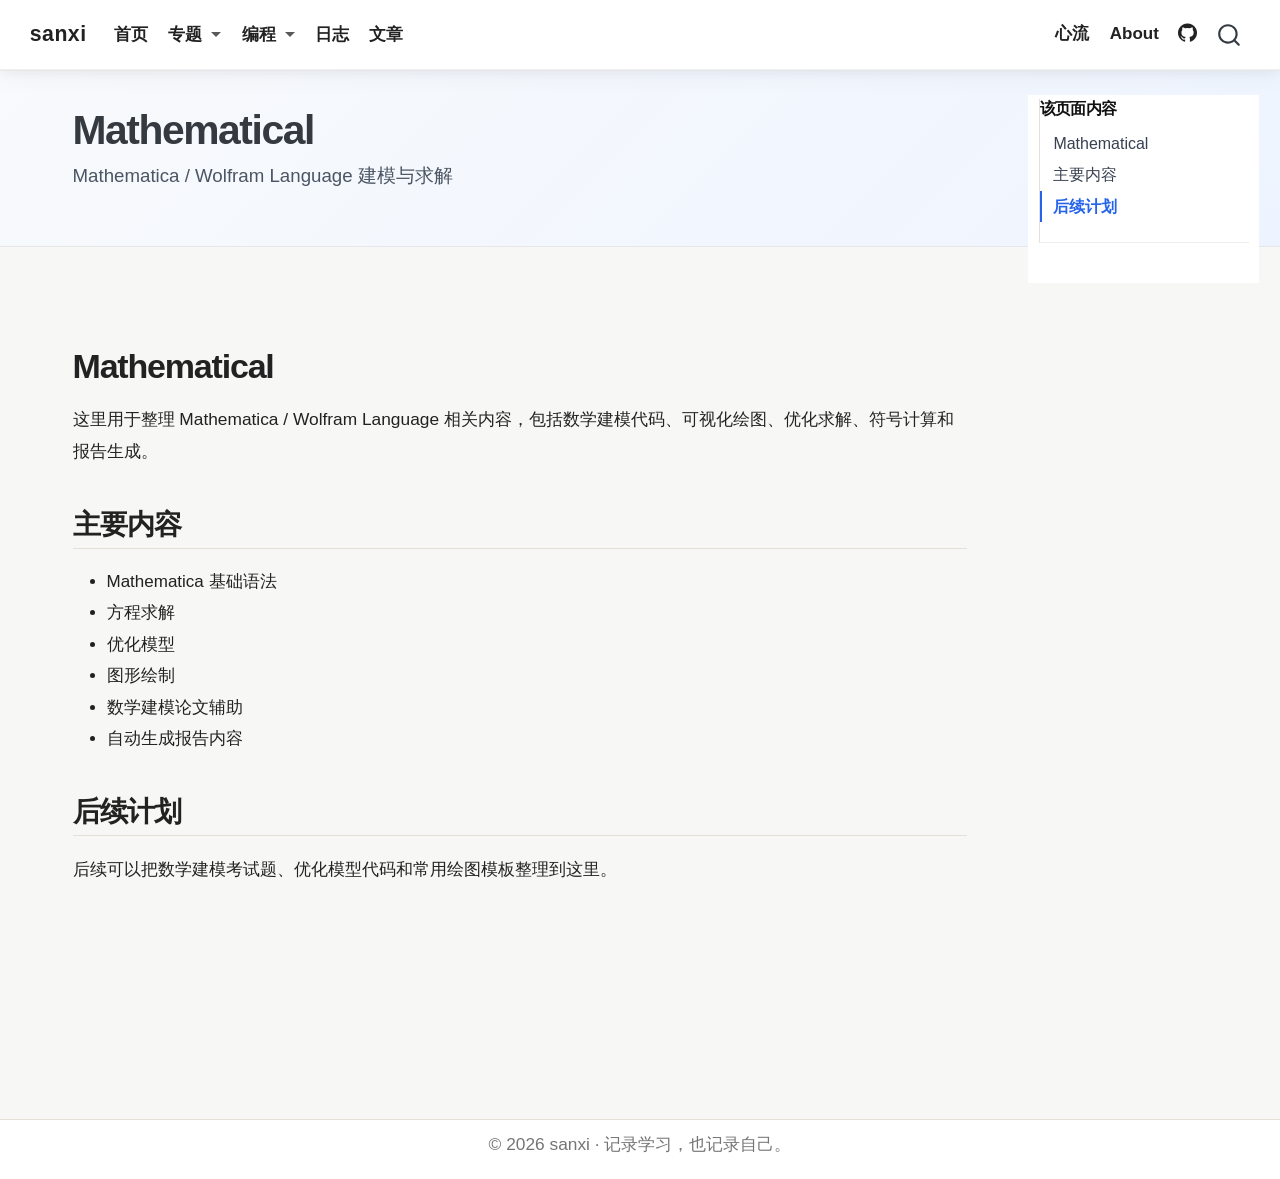
<file: topics/mathematical/index.html>
<!DOCTYPE html>
<html xmlns="http://www.w3.org/1999/xhtml" lang="zh-Hans" xml:lang="zh-Hans"><head>

<meta charset="utf-8">
<meta name="generator" content="quarto-1.9.38">

<meta name="viewport" content="width=device-width, initial-scale=1.0, user-scalable=yes">


<title>Mathematical – sanxi</title>
<style>
/* Default styles provided by pandoc.
** See https://pandoc.org/MANUAL.html#variables-for-html for config info.
*/
code{white-space: pre-wrap;}
span.smallcaps{font-variant: small-caps;}
div.columns{display: flex; gap: min(4vw, 1.5em);}
div.column{flex: auto; overflow-x: auto;}
div.hanging-indent{margin-left: 1.5em; text-indent: -1.5em;}
ul.task-list{list-style: none;}
ul.task-list li input[type="checkbox"] {
  width: 0.8em;
  margin: 0 0.8em 0.2em -1em; /* quarto-specific, see https://github.com/quarto-dev/quarto-cli/issues/4556 */ 
  vertical-align: middle;
}
</style>


<script src="../../site_libs/quarto-nav/quarto-nav.js"></script>
<script src="../../site_libs/quarto-nav/headroom.min.js"></script>
<script src="../../site_libs/clipboard/clipboard.min.js"></script>
<script src="../../site_libs/quarto-search/autocomplete.umd.js"></script>
<script src="../../site_libs/quarto-search/fuse.min.js"></script>
<script src="../../site_libs/quarto-search/quarto-search.js"></script>
<meta name="quarto:offset" content="../../">
<script src="../../site_libs/quarto-html/quarto.js" type="module"></script>
<script src="../../site_libs/quarto-html/tabsets/tabsets.js" type="module"></script>
<script src="../../site_libs/quarto-html/popper.min.js"></script>
<script src="../../site_libs/quarto-html/tippy.umd.min.js"></script>
<script src="../../site_libs/quarto-html/anchor.min.js"></script>
<link href="../../site_libs/quarto-html/tippy.css" rel="stylesheet">
<link href="../../site_libs/quarto-html/quarto-syntax-highlighting-15634bcf2e68342d4ad2dfa704d543f6.css" rel="stylesheet" id="quarto-text-highlighting-styles">
<script src="../../site_libs/bootstrap/bootstrap.min.js"></script>
<link href="../../site_libs/bootstrap/bootstrap-icons.css" rel="stylesheet">
<link href="../../site_libs/bootstrap/bootstrap-663a0eb266e409ebd30675dd86af22bb.min.css" rel="stylesheet" append-hash="true" id="quarto-bootstrap" data-mode="light">
<script id="quarto-search-options" type="application/json">{
  "location": "navbar",
  "copy-button": false,
  "collapse-after": 3,
  "panel-placement": "end",
  "type": "overlay",
  "limit": 50,
  "keyboard-shortcut": [
    "f",
    "/",
    "s"
  ],
  "show-item-context": false,
  "language": {
    "search-no-results-text": "没有结果",
    "search-matching-documents-text": "匹配的文档",
    "search-copy-link-title": "复制搜索链接",
    "search-hide-matches-text": "隐藏其它匹配结果",
    "search-more-match-text": "更多匹配结果",
    "search-more-matches-text": "更多匹配结果",
    "search-clear-button-title": "清除",
    "search-text-placeholder": "",
    "search-detached-cancel-button-title": "取消",
    "search-submit-button-title": "提交",
    "search-label": "搜索"
  }
}</script>
<style>html{ scroll-behavior: smooth; }</style>


<link rel="stylesheet" href="../../styles.css">
</head>

<body class="nav-fixed quarto-light">

<div id="quarto-search-results"></div>
  <header id="quarto-header" class="headroom fixed-top quarto-banner">
    <nav class="navbar navbar-expand-lg " data-bs-theme="dark">
      <div class="navbar-container container-fluid">
      <div class="navbar-brand-container mx-auto">
    <a class="navbar-brand" href="../../index.html">
    <span class="navbar-title">sanxi</span>
    </a>
  </div>
            <div id="quarto-search" class="" title="搜索"></div>
          <button class="navbar-toggler" type="button" data-bs-toggle="collapse" data-bs-target="#navbarCollapse" aria-controls="navbarCollapse" role="menu" aria-expanded="false" aria-label="展开或折叠导航栏" onclick="if (window.quartoToggleHeadroom) { window.quartoToggleHeadroom(); }">
  <span class="navbar-toggler-icon"></span>
</button>
          <div class="collapse navbar-collapse" id="navbarCollapse">
            <ul class="navbar-nav navbar-nav-scroll me-auto">
  <li class="nav-item">
    <a class="nav-link" href="../../index.html"> 
<span class="menu-text">首页</span></a>
  </li>  
  <li class="nav-item dropdown ">
    <a class="nav-link dropdown-toggle" href="#" id="nav-menu-" role="link" data-bs-toggle="dropdown" aria-expanded="false">
 <span class="menu-text">专题</span>
    </a>
    <ul class="dropdown-menu" aria-labelledby="nav-menu-">    
        <li>
    <a class="dropdown-item" href="../../topics/index.html">
 <span class="dropdown-text">专题首页</span></a>
  </li>  
        <li>
    <a class="dropdown-item" href="../../topics/math-modeling/index.html">
 <span class="dropdown-text">数学建模</span></a>
  </li>  
        <li>
    <a class="dropdown-item" href="../../topics/numerical-analysis/index.html">
 <span class="dropdown-text">数值分析</span></a>
  </li>  
        <li>
    <a class="dropdown-item" href="../../topics/algorithm/index.html">
 <span class="dropdown-text">算法图解</span></a>
  </li>  
    </ul>
  </li>
  <li class="nav-item dropdown ">
    <a class="nav-link dropdown-toggle" href="#" id="nav-menu--1" role="link" data-bs-toggle="dropdown" aria-expanded="false">
 <span class="menu-text">编程</span>
    </a>
    <ul class="dropdown-menu" aria-labelledby="nav-menu--1">    
        <li>
    <a class="dropdown-item" href="../../topics/matlab/index.html">
 <span class="dropdown-text">MATLAB</span></a>
  </li>  
        <li>
    <a class="dropdown-item" href="../../topics/python/index.html">
 <span class="dropdown-text">Python</span></a>
  </li>  
        <li>
    <a class="dropdown-item" href="../../topics/mathematical/index.html">
 <span class="dropdown-text">Mathematical</span></a>
  </li>  
    </ul>
  </li>
  <li class="nav-item">
    <a class="nav-link" href="../../journal.html"> 
<span class="menu-text">日志</span></a>
  </li>  
  <li class="nav-item">
    <a class="nav-link" href="../../posts/welcome/index.html"> 
<span class="menu-text">文章</span></a>
  </li>  
</ul>
            <ul class="navbar-nav navbar-nav-scroll ms-auto">
  <li class="nav-item">
    <a class="nav-link" href="../../xinliu.html"> 
<span class="menu-text">心流</span></a>
  </li>  
  <li class="nav-item">
    <a class="nav-link" href="../../about.html"> 
<span class="menu-text">About</span></a>
  </li>  
  <li class="nav-item compact">
    <a class="nav-link" href="https://github.com/sunjiaxi378-stack/sanxi"> <i class="bi bi-github" role="img" aria-label="GitHub">
</i> 
<span class="menu-text"></span></a>
  </li>  
</ul>
          </div> <!-- /navcollapse -->
            <div class="quarto-navbar-tools">
</div>
      </div> <!-- /container-fluid -->
    </nav>
</header>
<!-- content -->
<header id="title-block-header" class="quarto-title-block default page-columns page-full">
  <div class="quarto-title-banner page-columns page-full">
    <div class="quarto-title column-page-left">
      <h1 class="title">Mathematical</h1>
            <p class="subtitle lead">Mathematica / Wolfram Language 建模与求解</p>
                      </div>
  </div>
    
  
  <div class="quarto-title-meta column-page-left">

      
    
      
    </div>
    
  
  </header><div id="quarto-content" class="quarto-container page-columns page-rows-contents page-layout-full page-navbar">
<!-- sidebar -->
<!-- margin-sidebar -->
    <div id="quarto-margin-sidebar" class="sidebar margin-sidebar">
        <nav id="TOC" role="doc-toc" class="toc-active">
    <h2 id="toc-title">该页面内容</h2>
   
  <ul class="collapse">
  <li><a href="#mathematical" id="toc-mathematical" class="nav-link active" data-scroll-target="#mathematical">Mathematical</a>
  <ul class="collapse">
  <li><a href="#主要内容" id="toc-主要内容" class="nav-link" data-scroll-target="#主要内容">主要内容</a></li>
  <li><a href="#后续计划" id="toc-后续计划" class="nav-link" data-scroll-target="#后续计划">后续计划</a></li>
  </ul></li>
  </ul>
</nav>
    </div>
<!-- main -->
<main class="content quarto-banner-title-block column-page-left" id="quarto-document-content">





<section id="mathematical" class="level1">
<h1>Mathematical</h1>
<p>这里用于整理 Mathematica / Wolfram Language 相关内容，包括数学建模代码、可视化绘图、优化求解、符号计算和报告生成。</p>
<section id="主要内容" class="level2">
<h2 class="anchored" data-anchor-id="主要内容">主要内容</h2>
<ul>
<li>Mathematica 基础语法</li>
<li>方程求解</li>
<li>优化模型</li>
<li>图形绘制</li>
<li>数学建模论文辅助</li>
<li>自动生成报告内容</li>
</ul>
</section>
<section id="后续计划" class="level2">
<h2 class="anchored" data-anchor-id="后续计划">后续计划</h2>
<p>后续可以把数学建模考试题、优化模型代码和常用绘图模板整理到这里。</p>


</section>
</section>

</main> <!-- /main -->
<script id="quarto-html-after-body" type="application/javascript">
  window.document.addEventListener("DOMContentLoaded", function (event) {
    const icon = "";
    const anchorJS = new window.AnchorJS();
    anchorJS.options = {
      placement: 'right',
      icon: icon
    };
    anchorJS.add('.anchored');
    const isCodeAnnotation = (el) => {
      for (const clz of el.classList) {
        if (clz.startsWith('code-annotation-')) {                     
          return true;
        }
      }
      return false;
    }
    const onCopySuccess = function(e) {
      // button target
      const button = e.trigger;
      // don't keep focus
      button.blur();
      // flash "checked"
      button.classList.add('code-copy-button-checked');
      var currentTitle = button.getAttribute("title");
      button.setAttribute("title", "已复制");
      let tooltip;
      if (window.bootstrap) {
        button.setAttribute("data-bs-toggle", "tooltip");
        button.setAttribute("data-bs-placement", "left");
        button.setAttribute("data-bs-title", "已复制");
        tooltip = new bootstrap.Tooltip(button, 
          { trigger: "manual", 
            customClass: "code-copy-button-tooltip",
            offset: [0, -8]});
        tooltip.show();    
      }
      setTimeout(function() {
        if (tooltip) {
          tooltip.hide();
          button.removeAttribute("data-bs-title");
          button.removeAttribute("data-bs-toggle");
          button.removeAttribute("data-bs-placement");
        }
        button.setAttribute("title", currentTitle);
        button.classList.remove('code-copy-button-checked');
      }, 1000);
      // clear code selection
      e.clearSelection();
    }
    const getTextToCopy = function(trigger) {
      const outerScaffold = trigger.parentElement.cloneNode(true);
      const codeEl = outerScaffold.querySelector('code');
      for (const childEl of codeEl.children) {
        if (isCodeAnnotation(childEl)) {
          childEl.remove();
        }
      }
      return codeEl.innerText;
    }
    const clipboard = new window.ClipboardJS('.code-copy-button:not([data-in-quarto-modal])', {
      text: getTextToCopy
    });
    clipboard.on('success', onCopySuccess);
    if (window.document.getElementById('quarto-embedded-source-code-modal')) {
      const clipboardModal = new window.ClipboardJS('.code-copy-button[data-in-quarto-modal]', {
        text: getTextToCopy,
        container: window.document.getElementById('quarto-embedded-source-code-modal')
      });
      clipboardModal.on('success', onCopySuccess);
    }
      var localhostRegex = new RegExp(/^(?:http|https):\/\/localhost\:?[0-9]*\//);
      var mailtoRegex = new RegExp(/^mailto:/);
        var filterRegex = new RegExp("https:\/\/sunjiaxi378-stack\.github\.io\/sanxi\/");
      var isInternal = (href) => {
          return filterRegex.test(href) || localhostRegex.test(href) || mailtoRegex.test(href);
      }
      // Inspect non-navigation links and adorn them if external
     var links = window.document.querySelectorAll('a[href]:not(.nav-link):not(.navbar-brand):not(.toc-action):not(.sidebar-link):not(.sidebar-item-toggle):not(.pagination-link):not(.no-external):not([aria-hidden]):not(.dropdown-item):not(.quarto-navigation-tool):not(.about-link)');
      for (var i=0; i<links.length; i++) {
        const link = links[i];
        if (!isInternal(link.href)) {
          // undo the damage that might have been done by quarto-nav.js in the case of
          // links that we want to consider external
          if (link.dataset.originalHref !== undefined) {
            link.href = link.dataset.originalHref;
          }
        }
      }
    function tippyHover(el, contentFn, onTriggerFn, onUntriggerFn) {
      const config = {
        allowHTML: true,
        maxWidth: 500,
        delay: 100,
        arrow: false,
        appendTo: function(el) {
            return el.parentElement;
        },
        interactive: true,
        interactiveBorder: 10,
        theme: 'quarto',
        placement: 'bottom-start',
      };
      if (contentFn) {
        config.content = contentFn;
      }
      if (onTriggerFn) {
        config.onTrigger = onTriggerFn;
      }
      if (onUntriggerFn) {
        config.onUntrigger = onUntriggerFn;
      }
      window.tippy(el, config); 
    }
    const noterefs = window.document.querySelectorAll('a[role="doc-noteref"]');
    for (var i=0; i<noterefs.length; i++) {
      const ref = noterefs[i];
      tippyHover(ref, function() {
        // use id or data attribute instead here
        let href = ref.getAttribute('data-footnote-href') || ref.getAttribute('href');
        try { href = new URL(href).hash; } catch {}
        const id = href.replace(/^#\/?/, "");
        const note = window.document.getElementById(id);
        if (note) {
          return note.innerHTML;
        } else {
          return "";
        }
      });
    }
    const xrefs = window.document.querySelectorAll('a.quarto-xref');
    const processXRef = (id, note) => {
      // Strip column container classes
      const stripColumnClz = (el) => {
        el.classList.remove("page-full", "page-columns");
        if (el.children) {
          for (const child of el.children) {
            stripColumnClz(child);
          }
        }
      }
      stripColumnClz(note)
      if (id === null || id.startsWith('sec-')) {
        // Special case sections, only their first couple elements
        const container = document.createElement("div");
        if (note.children && note.children.length > 2) {
          container.appendChild(note.children[0].cloneNode(true));
          for (let i = 1; i < note.children.length; i++) {
            const child = note.children[i];
            if (child.tagName === "P" && child.innerText === "") {
              continue;
            } else {
              container.appendChild(child.cloneNode(true));
              break;
            }
          }
          if (window.Quarto?.typesetMath) {
            window.Quarto.typesetMath(container);
          }
          return container.innerHTML
        } else {
          if (window.Quarto?.typesetMath) {
            window.Quarto.typesetMath(note);
          }
          return note.innerHTML;
        }
      } else {
        // Remove any anchor links if they are present
        const anchorLink = note.querySelector('a.anchorjs-link');
        if (anchorLink) {
          anchorLink.remove();
        }
        if (window.Quarto?.typesetMath) {
          window.Quarto.typesetMath(note);
        }
        if (note.classList.contains("callout")) {
          return note.outerHTML;
        } else {
          return note.innerHTML;
        }
      }
    }
    for (var i=0; i<xrefs.length; i++) {
      const xref = xrefs[i];
      tippyHover(xref, undefined, function(instance) {
        instance.disable();
        let url = xref.getAttribute('href');
        let hash = undefined; 
        if (url.startsWith('#')) {
          hash = url;
        } else {
          try { hash = new URL(url).hash; } catch {}
        }
        if (hash) {
          const id = hash.replace(/^#\/?/, "");
          const note = window.document.getElementById(id);
          if (note !== null) {
            try {
              const html = processXRef(id, note.cloneNode(true));
              instance.setContent(html);
            } finally {
              instance.enable();
              instance.show();
            }
          } else {
            // See if we can fetch this
            fetch(url.split('#')[0])
            .then(res => res.text())
            .then(html => {
              const parser = new DOMParser();
              const htmlDoc = parser.parseFromString(html, "text/html");
              const note = htmlDoc.getElementById(id);
              if (note !== null) {
                const html = processXRef(id, note);
                instance.setContent(html);
              } 
            }).finally(() => {
              instance.enable();
              instance.show();
            });
          }
        } else {
          // See if we can fetch a full url (with no hash to target)
          // This is a special case and we should probably do some content thinning / targeting
          fetch(url)
          .then(res => res.text())
          .then(html => {
            const parser = new DOMParser();
            const htmlDoc = parser.parseFromString(html, "text/html");
            const note = htmlDoc.querySelector('main.content');
            if (note !== null) {
              // This should only happen for chapter cross references
              // (since there is no id in the URL)
              // remove the first header
              if (note.children.length > 0 && note.children[0].tagName === "HEADER") {
                note.children[0].remove();
              }
              const html = processXRef(null, note);
              instance.setContent(html);
            } 
          }).finally(() => {
            instance.enable();
            instance.show();
          });
        }
      }, function(instance) {
      });
    }
        let selectedAnnoteEl;
        const selectorForAnnotation = ( cell, annotation) => {
          let cellAttr = 'data-code-cell="' + cell + '"';
          let lineAttr = 'data-code-annotation="' +  annotation + '"';
          const selector = 'span[' + cellAttr + '][' + lineAttr + ']';
          return selector;
        }
        const selectCodeLines = (annoteEl) => {
          const doc = window.document;
          const targetCell = annoteEl.getAttribute("data-target-cell");
          const targetAnnotation = annoteEl.getAttribute("data-target-annotation");
          const annoteSpan = window.document.querySelector(selectorForAnnotation(targetCell, targetAnnotation));
          const lines = annoteSpan.getAttribute("data-code-lines").split(",");
          const lineIds = lines.map((line) => {
            return targetCell + "-" + line;
          })
          let top = null;
          let height = null;
          let parent = null;
          if (lineIds.length > 0) {
              //compute the position of the single el (top and bottom and make a div)
              const el = window.document.getElementById(lineIds[0]);
              top = el.offsetTop;
              height = el.offsetHeight;
              parent = el.parentElement.parentElement;
            if (lineIds.length > 1) {
              const lastEl = window.document.getElementById(lineIds[lineIds.length - 1]);
              const bottom = lastEl.offsetTop + lastEl.offsetHeight;
              height = bottom - top;
            }
            if (top !== null && height !== null && parent !== null) {
              // cook up a div (if necessary) and position it 
              let div = window.document.getElementById("code-annotation-line-highlight");
              if (div === null) {
                div = window.document.createElement("div");
                div.setAttribute("id", "code-annotation-line-highlight");
                div.style.position = 'absolute';
                parent.appendChild(div);
              }
              div.style.top = top - 2 + "px";
              div.style.height = height + 4 + "px";
              div.style.left = 0;
              let gutterDiv = window.document.getElementById("code-annotation-line-highlight-gutter");
              if (gutterDiv === null) {
                gutterDiv = window.document.createElement("div");
                gutterDiv.setAttribute("id", "code-annotation-line-highlight-gutter");
                gutterDiv.style.position = 'absolute';
                const codeCell = window.document.getElementById(targetCell);
                const gutter = codeCell.querySelector('.code-annotation-gutter');
                gutter.appendChild(gutterDiv);
              }
              gutterDiv.style.top = top - 2 + "px";
              gutterDiv.style.height = height + 4 + "px";
            }
            selectedAnnoteEl = annoteEl;
          }
        };
        const unselectCodeLines = () => {
          const elementsIds = ["code-annotation-line-highlight", "code-annotation-line-highlight-gutter"];
          elementsIds.forEach((elId) => {
            const div = window.document.getElementById(elId);
            if (div) {
              div.remove();
            }
          });
          selectedAnnoteEl = undefined;
        };
          // Handle positioning of the toggle
      window.addEventListener(
        "resize",
        throttle(() => {
          elRect = undefined;
          if (selectedAnnoteEl) {
            selectCodeLines(selectedAnnoteEl);
          }
        }, 10)
      );
      function throttle(fn, ms) {
      let throttle = false;
      let timer;
        return (...args) => {
          if(!throttle) { // first call gets through
              fn.apply(this, args);
              throttle = true;
          } else { // all the others get throttled
              if(timer) clearTimeout(timer); // cancel #2
              timer = setTimeout(() => {
                fn.apply(this, args);
                timer = throttle = false;
              }, ms);
          }
        };
      }
        // Attach click handler to the DT
        const annoteDls = window.document.querySelectorAll('dt[data-target-cell]');
        for (const annoteDlNode of annoteDls) {
          annoteDlNode.addEventListener('click', (event) => {
            const clickedEl = event.target;
            if (clickedEl !== selectedAnnoteEl) {
              unselectCodeLines();
              const activeEl = window.document.querySelector('dt[data-target-cell].code-annotation-active');
              if (activeEl) {
                activeEl.classList.remove('code-annotation-active');
              }
              selectCodeLines(clickedEl);
              clickedEl.classList.add('code-annotation-active');
            } else {
              // Unselect the line
              unselectCodeLines();
              clickedEl.classList.remove('code-annotation-active');
            }
          });
        }
    const findCites = (el) => {
      const parentEl = el.parentElement;
      if (parentEl) {
        const cites = parentEl.dataset.cites;
        if (cites) {
          return {
            el,
            cites: cites.split(' ')
          };
        } else {
          return findCites(el.parentElement)
        }
      } else {
        return undefined;
      }
    };
    var bibliorefs = window.document.querySelectorAll('a[role="doc-biblioref"]');
    for (var i=0; i<bibliorefs.length; i++) {
      const ref = bibliorefs[i];
      const citeInfo = findCites(ref);
      if (citeInfo) {
        tippyHover(citeInfo.el, function() {
          var popup = window.document.createElement('div');
          citeInfo.cites.forEach(function(cite) {
            var citeDiv = window.document.createElement('div');
            citeDiv.classList.add('hanging-indent');
            citeDiv.classList.add('csl-entry');
            var biblioDiv = window.document.getElementById('ref-' + cite);
            if (biblioDiv) {
              citeDiv.innerHTML = biblioDiv.innerHTML;
            }
            popup.appendChild(citeDiv);
          });
          return popup.innerHTML;
        });
      }
    }
  });
  </script>
</div> <!-- /content -->
<footer class="footer">
  <div class="nav-footer">
    <div class="nav-footer-left">
      &nbsp;
    </div>   
    <div class="nav-footer-center">
<p>© 2026 sanxi · 记录学习，也记录自己。</p>
</div>
    <div class="nav-footer-right">
      &nbsp;
    </div>
  </div>
</footer>




<script src="../../site_libs/quarto-html/zenscroll-min.js"></script>
</body></html>
</file>
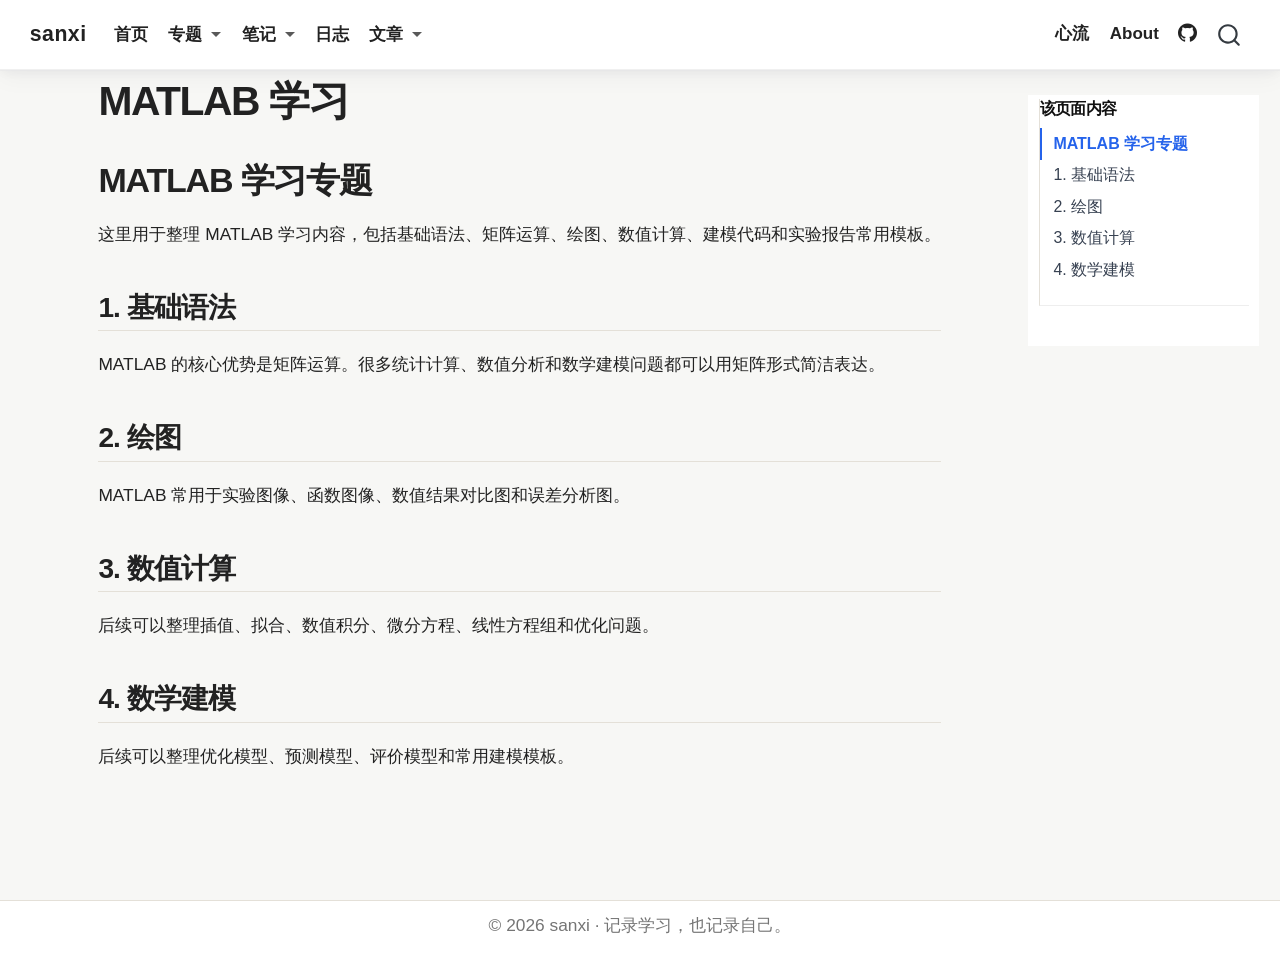
<file: topics/matlab/index.html>
<!DOCTYPE html>
<html xmlns="http://www.w3.org/1999/xhtml" lang="zh-Hans" xml:lang="zh-Hans"><head>

<meta charset="utf-8">
<meta name="generator" content="quarto-1.9.38">

<meta name="viewport" content="width=device-width, initial-scale=1.0, user-scalable=yes">


<title>MATLAB 学习 – sanxi</title>
<style>
/* Default styles provided by pandoc.
** See https://pandoc.org/MANUAL.html#variables-for-html for config info.
*/
code{white-space: pre-wrap;}
span.smallcaps{font-variant: small-caps;}
div.columns{display: flex; gap: min(4vw, 1.5em);}
div.column{flex: auto; overflow-x: auto;}
div.hanging-indent{margin-left: 1.5em; text-indent: -1.5em;}
ul.task-list{list-style: none;}
ul.task-list li input[type="checkbox"] {
  width: 0.8em;
  margin: 0 0.8em 0.2em -1em; /* quarto-specific, see https://github.com/quarto-dev/quarto-cli/issues/4556 */ 
  vertical-align: middle;
}
</style>


<script src="../../site_libs/quarto-nav/quarto-nav.js"></script>
<script src="../../site_libs/quarto-nav/headroom.min.js"></script>
<script src="../../site_libs/clipboard/clipboard.min.js"></script>
<script src="../../site_libs/quarto-search/autocomplete.umd.js"></script>
<script src="../../site_libs/quarto-search/fuse.min.js"></script>
<script src="../../site_libs/quarto-search/quarto-search.js"></script>
<meta name="quarto:offset" content="../../">
<script src="../../site_libs/quarto-html/quarto.js" type="module"></script>
<script src="../../site_libs/quarto-html/tabsets/tabsets.js" type="module"></script>
<script src="../../site_libs/quarto-html/popper.min.js"></script>
<script src="../../site_libs/quarto-html/tippy.umd.min.js"></script>
<script src="../../site_libs/quarto-html/anchor.min.js"></script>
<link href="../../site_libs/quarto-html/tippy.css" rel="stylesheet">
<link href="../../site_libs/quarto-html/quarto-syntax-highlighting-15634bcf2e68342d4ad2dfa704d543f6.css" rel="stylesheet" id="quarto-text-highlighting-styles">
<script src="../../site_libs/bootstrap/bootstrap.min.js"></script>
<link href="../../site_libs/bootstrap/bootstrap-icons.css" rel="stylesheet">
<link href="../../site_libs/bootstrap/bootstrap-663a0eb266e409ebd30675dd86af22bb.min.css" rel="stylesheet" append-hash="true" id="quarto-bootstrap" data-mode="light">
<script id="quarto-search-options" type="application/json">{
  "location": "navbar",
  "copy-button": false,
  "collapse-after": 3,
  "panel-placement": "end",
  "type": "overlay",
  "limit": 50,
  "keyboard-shortcut": [
    "f",
    "/",
    "s"
  ],
  "show-item-context": false,
  "language": {
    "search-no-results-text": "没有结果",
    "search-matching-documents-text": "匹配的文档",
    "search-copy-link-title": "复制搜索链接",
    "search-hide-matches-text": "隐藏其它匹配结果",
    "search-more-match-text": "更多匹配结果",
    "search-more-matches-text": "更多匹配结果",
    "search-clear-button-title": "清除",
    "search-text-placeholder": "",
    "search-detached-cancel-button-title": "取消",
    "search-submit-button-title": "提交",
    "search-label": "搜索"
  }
}</script>
<style>html{ scroll-behavior: smooth; }</style>


<link rel="stylesheet" href="../../styles.css">
</head>

<body class="nav-fixed quarto-light">

<div id="quarto-search-results"></div>
  <header id="quarto-header" class="headroom fixed-top">
    <nav class="navbar navbar-expand-lg " data-bs-theme="dark">
      <div class="navbar-container container-fluid">
      <div class="navbar-brand-container mx-auto">
    <a class="navbar-brand" href="../../index.html">
    <span class="navbar-title">sanxi</span>
    </a>
  </div>
            <div id="quarto-search" class="" title="搜索"></div>
          <button class="navbar-toggler" type="button" data-bs-toggle="collapse" data-bs-target="#navbarCollapse" aria-controls="navbarCollapse" role="menu" aria-expanded="false" aria-label="展开或折叠导航栏" onclick="if (window.quartoToggleHeadroom) { window.quartoToggleHeadroom(); }">
  <span class="navbar-toggler-icon"></span>
</button>
          <div class="collapse navbar-collapse" id="navbarCollapse">
            <ul class="navbar-nav navbar-nav-scroll me-auto">
  <li class="nav-item">
    <a class="nav-link" href="../../index.html"> 
<span class="menu-text">首页</span></a>
  </li>  
  <li class="nav-item dropdown ">
    <a class="nav-link dropdown-toggle" href="#" id="nav-menu-" role="link" data-bs-toggle="dropdown" aria-expanded="false">
 <span class="menu-text">专题</span>
    </a>
    <ul class="dropdown-menu" aria-labelledby="nav-menu-">    
        <li>
    <a class="dropdown-item" href="../../topics/index.html">
 <span class="dropdown-text">专题首页</span></a>
  </li>  
        <li>
    <a class="dropdown-item" href="../../topics/algorithm/index.html">
 <span class="dropdown-text">算法图解</span></a>
  </li>  
        <li>
    <a class="dropdown-item" href="../../topics/matlab/index.html">
 <span class="dropdown-text">MATLAB 学习</span></a>
  </li>  
    </ul>
  </li>
  <li class="nav-item dropdown ">
    <a class="nav-link dropdown-toggle" href="#" id="nav-menu--1" role="link" data-bs-toggle="dropdown" aria-expanded="false">
 <span class="menu-text">笔记</span>
    </a>
    <ul class="dropdown-menu" aria-labelledby="nav-menu--1">    
        <li>
    <a class="dropdown-item" href="../../notes.html">
 <span class="dropdown-text">学习笔记总览</span></a>
  </li>  
        <li>
    <a class="dropdown-item" href="../../topics/algorithm/index.html">
 <span class="dropdown-text">算法笔记</span></a>
  </li>  
        <li>
    <a class="dropdown-item" href="../../topics/matlab/index.html">
 <span class="dropdown-text">MATLAB 笔记</span></a>
  </li>  
    </ul>
  </li>
  <li class="nav-item">
    <a class="nav-link" href="../../journal.html"> 
<span class="menu-text">日志</span></a>
  </li>  
  <li class="nav-item dropdown ">
    <a class="nav-link dropdown-toggle" href="#" id="nav-menu--2" role="link" data-bs-toggle="dropdown" aria-expanded="false">
 <span class="menu-text">文章</span>
    </a>
    <ul class="dropdown-menu" aria-labelledby="nav-menu--2">    
        <li>
    <a class="dropdown-item" href="../../posts/welcome/index.html">
 <span class="dropdown-text">欢迎文章</span></a>
  </li>  
        <li>
    <a class="dropdown-item" href="../../posts/algorithm-notes/index.html">
 <span class="dropdown-text">算法图解文章</span></a>
  </li>  
    </ul>
  </li>
</ul>
            <ul class="navbar-nav navbar-nav-scroll ms-auto">
  <li class="nav-item">
    <a class="nav-link" href="../../xinliu.html"> 
<span class="menu-text">心流</span></a>
  </li>  
  <li class="nav-item">
    <a class="nav-link" href="../../about.html"> 
<span class="menu-text">About</span></a>
  </li>  
  <li class="nav-item compact">
    <a class="nav-link" href="https://github.com/sunjiaxi378-stack/sanxi"> <i class="bi bi-github" role="img" aria-label="GitHub">
</i> 
<span class="menu-text"></span></a>
  </li>  
</ul>
          </div> <!-- /navcollapse -->
            <div class="quarto-navbar-tools">
</div>
      </div> <!-- /container-fluid -->
    </nav>
</header>
<!-- content -->
<div id="quarto-content" class="quarto-container page-columns page-rows-contents page-layout-full page-navbar">
<!-- sidebar -->
<!-- margin-sidebar -->
    <div id="quarto-margin-sidebar" class="sidebar margin-sidebar">
        <nav id="TOC" role="doc-toc" class="toc-active">
    <h2 id="toc-title">该页面内容</h2>
   
  <ul>
  <li><a href="#matlab-学习专题" id="toc-matlab-学习专题" class="nav-link active" data-scroll-target="#matlab-学习专题">MATLAB 学习专题</a>
  <ul class="collapse">
  <li><a href="#基础语法" id="toc-基础语法" class="nav-link" data-scroll-target="#基础语法">1. 基础语法</a></li>
  <li><a href="#绘图" id="toc-绘图" class="nav-link" data-scroll-target="#绘图">2. 绘图</a></li>
  <li><a href="#数值计算" id="toc-数值计算" class="nav-link" data-scroll-target="#数值计算">3. 数值计算</a></li>
  <li><a href="#数学建模" id="toc-数学建模" class="nav-link" data-scroll-target="#数学建模">4. 数学建模</a></li>
  </ul></li>
  </ul>
</nav>
    </div>
<!-- main -->
<main class="content column-page-left" id="quarto-document-content">

<header id="title-block-header" class="quarto-title-block default">
<div class="quarto-title">
<h1 class="title">MATLAB 学习</h1>
</div>



<div class="quarto-title-meta column-page-left">

    
  
    
  </div>
  


</header>


<section id="matlab-学习专题" class="level1">
<h1>MATLAB 学习专题</h1>
<p>这里用于整理 MATLAB 学习内容，包括基础语法、矩阵运算、绘图、数值计算、建模代码和实验报告常用模板。</p>
<section id="基础语法" class="level2">
<h2 class="anchored" data-anchor-id="基础语法">1. 基础语法</h2>
<p>MATLAB 的核心优势是矩阵运算。很多统计计算、数值分析和数学建模问题都可以用矩阵形式简洁表达。</p>
</section>
<section id="绘图" class="level2">
<h2 class="anchored" data-anchor-id="绘图">2. 绘图</h2>
<p>MATLAB 常用于实验图像、函数图像、数值结果对比图和误差分析图。</p>
</section>
<section id="数值计算" class="level2">
<h2 class="anchored" data-anchor-id="数值计算">3. 数值计算</h2>
<p>后续可以整理插值、拟合、数值积分、微分方程、线性方程组和优化问题。</p>
</section>
<section id="数学建模" class="level2">
<h2 class="anchored" data-anchor-id="数学建模">4. 数学建模</h2>
<p>后续可以整理优化模型、预测模型、评价模型和常用建模模板。</p>


</section>
</section>

</main> <!-- /main -->
<script id="quarto-html-after-body" type="application/javascript">
  window.document.addEventListener("DOMContentLoaded", function (event) {
    const icon = "";
    const anchorJS = new window.AnchorJS();
    anchorJS.options = {
      placement: 'right',
      icon: icon
    };
    anchorJS.add('.anchored');
    const isCodeAnnotation = (el) => {
      for (const clz of el.classList) {
        if (clz.startsWith('code-annotation-')) {                     
          return true;
        }
      }
      return false;
    }
    const onCopySuccess = function(e) {
      // button target
      const button = e.trigger;
      // don't keep focus
      button.blur();
      // flash "checked"
      button.classList.add('code-copy-button-checked');
      var currentTitle = button.getAttribute("title");
      button.setAttribute("title", "已复制");
      let tooltip;
      if (window.bootstrap) {
        button.setAttribute("data-bs-toggle", "tooltip");
        button.setAttribute("data-bs-placement", "left");
        button.setAttribute("data-bs-title", "已复制");
        tooltip = new bootstrap.Tooltip(button, 
          { trigger: "manual", 
            customClass: "code-copy-button-tooltip",
            offset: [0, -8]});
        tooltip.show();    
      }
      setTimeout(function() {
        if (tooltip) {
          tooltip.hide();
          button.removeAttribute("data-bs-title");
          button.removeAttribute("data-bs-toggle");
          button.removeAttribute("data-bs-placement");
        }
        button.setAttribute("title", currentTitle);
        button.classList.remove('code-copy-button-checked');
      }, 1000);
      // clear code selection
      e.clearSelection();
    }
    const getTextToCopy = function(trigger) {
      const outerScaffold = trigger.parentElement.cloneNode(true);
      const codeEl = outerScaffold.querySelector('code');
      for (const childEl of codeEl.children) {
        if (isCodeAnnotation(childEl)) {
          childEl.remove();
        }
      }
      return codeEl.innerText;
    }
    const clipboard = new window.ClipboardJS('.code-copy-button:not([data-in-quarto-modal])', {
      text: getTextToCopy
    });
    clipboard.on('success', onCopySuccess);
    if (window.document.getElementById('quarto-embedded-source-code-modal')) {
      const clipboardModal = new window.ClipboardJS('.code-copy-button[data-in-quarto-modal]', {
        text: getTextToCopy,
        container: window.document.getElementById('quarto-embedded-source-code-modal')
      });
      clipboardModal.on('success', onCopySuccess);
    }
      var localhostRegex = new RegExp(/^(?:http|https):\/\/localhost\:?[0-9]*\//);
      var mailtoRegex = new RegExp(/^mailto:/);
        var filterRegex = new RegExp("https:\/\/sunjiaxi378-stack\.github\.io\/sanxi\/");
      var isInternal = (href) => {
          return filterRegex.test(href) || localhostRegex.test(href) || mailtoRegex.test(href);
      }
      // Inspect non-navigation links and adorn them if external
     var links = window.document.querySelectorAll('a[href]:not(.nav-link):not(.navbar-brand):not(.toc-action):not(.sidebar-link):not(.sidebar-item-toggle):not(.pagination-link):not(.no-external):not([aria-hidden]):not(.dropdown-item):not(.quarto-navigation-tool):not(.about-link)');
      for (var i=0; i<links.length; i++) {
        const link = links[i];
        if (!isInternal(link.href)) {
          // undo the damage that might have been done by quarto-nav.js in the case of
          // links that we want to consider external
          if (link.dataset.originalHref !== undefined) {
            link.href = link.dataset.originalHref;
          }
        }
      }
    function tippyHover(el, contentFn, onTriggerFn, onUntriggerFn) {
      const config = {
        allowHTML: true,
        maxWidth: 500,
        delay: 100,
        arrow: false,
        appendTo: function(el) {
            return el.parentElement;
        },
        interactive: true,
        interactiveBorder: 10,
        theme: 'quarto',
        placement: 'bottom-start',
      };
      if (contentFn) {
        config.content = contentFn;
      }
      if (onTriggerFn) {
        config.onTrigger = onTriggerFn;
      }
      if (onUntriggerFn) {
        config.onUntrigger = onUntriggerFn;
      }
      window.tippy(el, config); 
    }
    const noterefs = window.document.querySelectorAll('a[role="doc-noteref"]');
    for (var i=0; i<noterefs.length; i++) {
      const ref = noterefs[i];
      tippyHover(ref, function() {
        // use id or data attribute instead here
        let href = ref.getAttribute('data-footnote-href') || ref.getAttribute('href');
        try { href = new URL(href).hash; } catch {}
        const id = href.replace(/^#\/?/, "");
        const note = window.document.getElementById(id);
        if (note) {
          return note.innerHTML;
        } else {
          return "";
        }
      });
    }
    const xrefs = window.document.querySelectorAll('a.quarto-xref');
    const processXRef = (id, note) => {
      // Strip column container classes
      const stripColumnClz = (el) => {
        el.classList.remove("page-full", "page-columns");
        if (el.children) {
          for (const child of el.children) {
            stripColumnClz(child);
          }
        }
      }
      stripColumnClz(note)
      if (id === null || id.startsWith('sec-')) {
        // Special case sections, only their first couple elements
        const container = document.createElement("div");
        if (note.children && note.children.length > 2) {
          container.appendChild(note.children[0].cloneNode(true));
          for (let i = 1; i < note.children.length; i++) {
            const child = note.children[i];
            if (child.tagName === "P" && child.innerText === "") {
              continue;
            } else {
              container.appendChild(child.cloneNode(true));
              break;
            }
          }
          if (window.Quarto?.typesetMath) {
            window.Quarto.typesetMath(container);
          }
          return container.innerHTML
        } else {
          if (window.Quarto?.typesetMath) {
            window.Quarto.typesetMath(note);
          }
          return note.innerHTML;
        }
      } else {
        // Remove any anchor links if they are present
        const anchorLink = note.querySelector('a.anchorjs-link');
        if (anchorLink) {
          anchorLink.remove();
        }
        if (window.Quarto?.typesetMath) {
          window.Quarto.typesetMath(note);
        }
        if (note.classList.contains("callout")) {
          return note.outerHTML;
        } else {
          return note.innerHTML;
        }
      }
    }
    for (var i=0; i<xrefs.length; i++) {
      const xref = xrefs[i];
      tippyHover(xref, undefined, function(instance) {
        instance.disable();
        let url = xref.getAttribute('href');
        let hash = undefined; 
        if (url.startsWith('#')) {
          hash = url;
        } else {
          try { hash = new URL(url).hash; } catch {}
        }
        if (hash) {
          const id = hash.replace(/^#\/?/, "");
          const note = window.document.getElementById(id);
          if (note !== null) {
            try {
              const html = processXRef(id, note.cloneNode(true));
              instance.setContent(html);
            } finally {
              instance.enable();
              instance.show();
            }
          } else {
            // See if we can fetch this
            fetch(url.split('#')[0])
            .then(res => res.text())
            .then(html => {
              const parser = new DOMParser();
              const htmlDoc = parser.parseFromString(html, "text/html");
              const note = htmlDoc.getElementById(id);
              if (note !== null) {
                const html = processXRef(id, note);
                instance.setContent(html);
              } 
            }).finally(() => {
              instance.enable();
              instance.show();
            });
          }
        } else {
          // See if we can fetch a full url (with no hash to target)
          // This is a special case and we should probably do some content thinning / targeting
          fetch(url)
          .then(res => res.text())
          .then(html => {
            const parser = new DOMParser();
            const htmlDoc = parser.parseFromString(html, "text/html");
            const note = htmlDoc.querySelector('main.content');
            if (note !== null) {
              // This should only happen for chapter cross references
              // (since there is no id in the URL)
              // remove the first header
              if (note.children.length > 0 && note.children[0].tagName === "HEADER") {
                note.children[0].remove();
              }
              const html = processXRef(null, note);
              instance.setContent(html);
            } 
          }).finally(() => {
            instance.enable();
            instance.show();
          });
        }
      }, function(instance) {
      });
    }
        let selectedAnnoteEl;
        const selectorForAnnotation = ( cell, annotation) => {
          let cellAttr = 'data-code-cell="' + cell + '"';
          let lineAttr = 'data-code-annotation="' +  annotation + '"';
          const selector = 'span[' + cellAttr + '][' + lineAttr + ']';
          return selector;
        }
        const selectCodeLines = (annoteEl) => {
          const doc = window.document;
          const targetCell = annoteEl.getAttribute("data-target-cell");
          const targetAnnotation = annoteEl.getAttribute("data-target-annotation");
          const annoteSpan = window.document.querySelector(selectorForAnnotation(targetCell, targetAnnotation));
          const lines = annoteSpan.getAttribute("data-code-lines").split(",");
          const lineIds = lines.map((line) => {
            return targetCell + "-" + line;
          })
          let top = null;
          let height = null;
          let parent = null;
          if (lineIds.length > 0) {
              //compute the position of the single el (top and bottom and make a div)
              const el = window.document.getElementById(lineIds[0]);
              top = el.offsetTop;
              height = el.offsetHeight;
              parent = el.parentElement.parentElement;
            if (lineIds.length > 1) {
              const lastEl = window.document.getElementById(lineIds[lineIds.length - 1]);
              const bottom = lastEl.offsetTop + lastEl.offsetHeight;
              height = bottom - top;
            }
            if (top !== null && height !== null && parent !== null) {
              // cook up a div (if necessary) and position it 
              let div = window.document.getElementById("code-annotation-line-highlight");
              if (div === null) {
                div = window.document.createElement("div");
                div.setAttribute("id", "code-annotation-line-highlight");
                div.style.position = 'absolute';
                parent.appendChild(div);
              }
              div.style.top = top - 2 + "px";
              div.style.height = height + 4 + "px";
              div.style.left = 0;
              let gutterDiv = window.document.getElementById("code-annotation-line-highlight-gutter");
              if (gutterDiv === null) {
                gutterDiv = window.document.createElement("div");
                gutterDiv.setAttribute("id", "code-annotation-line-highlight-gutter");
                gutterDiv.style.position = 'absolute';
                const codeCell = window.document.getElementById(targetCell);
                const gutter = codeCell.querySelector('.code-annotation-gutter');
                gutter.appendChild(gutterDiv);
              }
              gutterDiv.style.top = top - 2 + "px";
              gutterDiv.style.height = height + 4 + "px";
            }
            selectedAnnoteEl = annoteEl;
          }
        };
        const unselectCodeLines = () => {
          const elementsIds = ["code-annotation-line-highlight", "code-annotation-line-highlight-gutter"];
          elementsIds.forEach((elId) => {
            const div = window.document.getElementById(elId);
            if (div) {
              div.remove();
            }
          });
          selectedAnnoteEl = undefined;
        };
          // Handle positioning of the toggle
      window.addEventListener(
        "resize",
        throttle(() => {
          elRect = undefined;
          if (selectedAnnoteEl) {
            selectCodeLines(selectedAnnoteEl);
          }
        }, 10)
      );
      function throttle(fn, ms) {
      let throttle = false;
      let timer;
        return (...args) => {
          if(!throttle) { // first call gets through
              fn.apply(this, args);
              throttle = true;
          } else { // all the others get throttled
              if(timer) clearTimeout(timer); // cancel #2
              timer = setTimeout(() => {
                fn.apply(this, args);
                timer = throttle = false;
              }, ms);
          }
        };
      }
        // Attach click handler to the DT
        const annoteDls = window.document.querySelectorAll('dt[data-target-cell]');
        for (const annoteDlNode of annoteDls) {
          annoteDlNode.addEventListener('click', (event) => {
            const clickedEl = event.target;
            if (clickedEl !== selectedAnnoteEl) {
              unselectCodeLines();
              const activeEl = window.document.querySelector('dt[data-target-cell].code-annotation-active');
              if (activeEl) {
                activeEl.classList.remove('code-annotation-active');
              }
              selectCodeLines(clickedEl);
              clickedEl.classList.add('code-annotation-active');
            } else {
              // Unselect the line
              unselectCodeLines();
              clickedEl.classList.remove('code-annotation-active');
            }
          });
        }
    const findCites = (el) => {
      const parentEl = el.parentElement;
      if (parentEl) {
        const cites = parentEl.dataset.cites;
        if (cites) {
          return {
            el,
            cites: cites.split(' ')
          };
        } else {
          return findCites(el.parentElement)
        }
      } else {
        return undefined;
      }
    };
    var bibliorefs = window.document.querySelectorAll('a[role="doc-biblioref"]');
    for (var i=0; i<bibliorefs.length; i++) {
      const ref = bibliorefs[i];
      const citeInfo = findCites(ref);
      if (citeInfo) {
        tippyHover(citeInfo.el, function() {
          var popup = window.document.createElement('div');
          citeInfo.cites.forEach(function(cite) {
            var citeDiv = window.document.createElement('div');
            citeDiv.classList.add('hanging-indent');
            citeDiv.classList.add('csl-entry');
            var biblioDiv = window.document.getElementById('ref-' + cite);
            if (biblioDiv) {
              citeDiv.innerHTML = biblioDiv.innerHTML;
            }
            popup.appendChild(citeDiv);
          });
          return popup.innerHTML;
        });
      }
    }
  });
  </script>
</div> <!-- /content -->
<footer class="footer">
  <div class="nav-footer">
    <div class="nav-footer-left">
      &nbsp;
    </div>   
    <div class="nav-footer-center">
<p>© 2026 sanxi · 记录学习，也记录自己。</p>
</div>
    <div class="nav-footer-right">
      &nbsp;
    </div>
  </div>
</footer>




<script src="../../site_libs/quarto-html/zenscroll-min.js"></script>
</body></html>
</file>
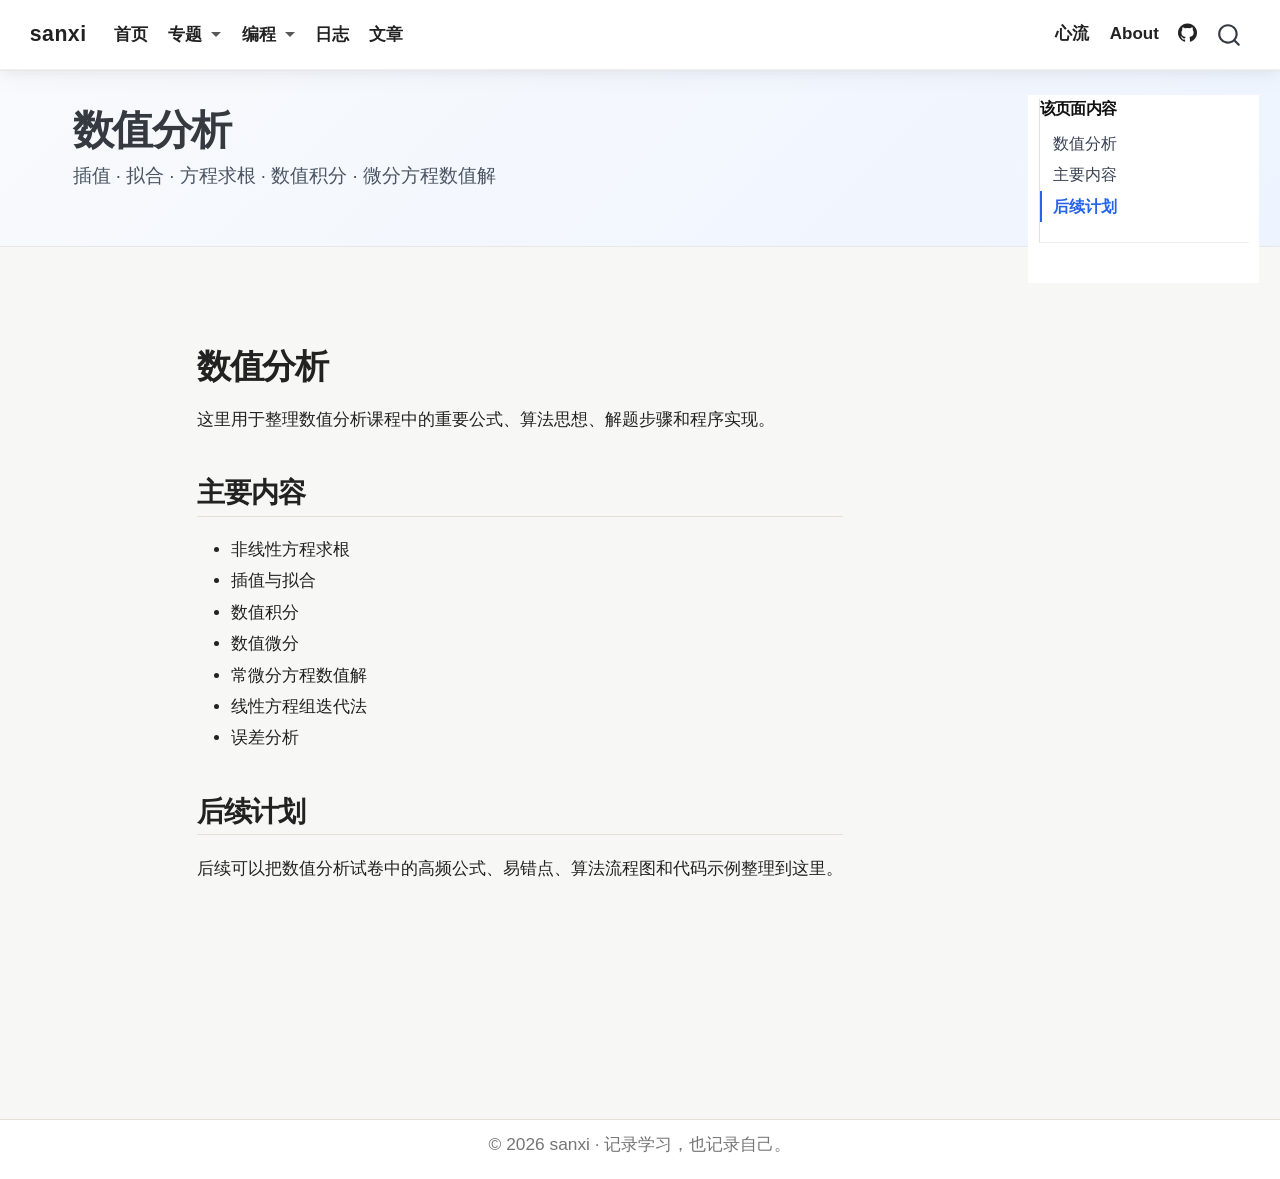
<file: topics/numerical-analysis/index.html>
<!DOCTYPE html>
<html xmlns="http://www.w3.org/1999/xhtml" lang="zh-Hans" xml:lang="zh-Hans"><head>

<meta charset="utf-8">
<meta name="generator" content="quarto-1.9.38">

<meta name="viewport" content="width=device-width, initial-scale=1.0, user-scalable=yes">


<title>数值分析 – sanxi</title>
<style>
/* Default styles provided by pandoc.
** See https://pandoc.org/MANUAL.html#variables-for-html for config info.
*/
code{white-space: pre-wrap;}
span.smallcaps{font-variant: small-caps;}
div.columns{display: flex; gap: min(4vw, 1.5em);}
div.column{flex: auto; overflow-x: auto;}
div.hanging-indent{margin-left: 1.5em; text-indent: -1.5em;}
ul.task-list{list-style: none;}
ul.task-list li input[type="checkbox"] {
  width: 0.8em;
  margin: 0 0.8em 0.2em -1em; /* quarto-specific, see https://github.com/quarto-dev/quarto-cli/issues/4556 */ 
  vertical-align: middle;
}
</style>


<script src="../../site_libs/quarto-nav/quarto-nav.js"></script>
<script src="../../site_libs/quarto-nav/headroom.min.js"></script>
<script src="../../site_libs/clipboard/clipboard.min.js"></script>
<script src="../../site_libs/quarto-search/autocomplete.umd.js"></script>
<script src="../../site_libs/quarto-search/fuse.min.js"></script>
<script src="../../site_libs/quarto-search/quarto-search.js"></script>
<meta name="quarto:offset" content="../../">
<script src="../../site_libs/quarto-html/quarto.js" type="module"></script>
<script src="../../site_libs/quarto-html/tabsets/tabsets.js" type="module"></script>
<script src="../../site_libs/quarto-html/popper.min.js"></script>
<script src="../../site_libs/quarto-html/tippy.umd.min.js"></script>
<script src="../../site_libs/quarto-html/anchor.min.js"></script>
<link href="../../site_libs/quarto-html/tippy.css" rel="stylesheet">
<link href="../../site_libs/quarto-html/quarto-syntax-highlighting-15634bcf2e68342d4ad2dfa704d543f6.css" rel="stylesheet" id="quarto-text-highlighting-styles">
<script src="../../site_libs/bootstrap/bootstrap.min.js"></script>
<link href="../../site_libs/bootstrap/bootstrap-icons.css" rel="stylesheet">
<link href="../../site_libs/bootstrap/bootstrap-663a0eb266e409ebd30675dd86af22bb.min.css" rel="stylesheet" append-hash="true" id="quarto-bootstrap" data-mode="light">
<script id="quarto-search-options" type="application/json">{
  "location": "navbar",
  "copy-button": false,
  "collapse-after": 3,
  "panel-placement": "end",
  "type": "overlay",
  "limit": 50,
  "keyboard-shortcut": [
    "f",
    "/",
    "s"
  ],
  "show-item-context": false,
  "language": {
    "search-no-results-text": "没有结果",
    "search-matching-documents-text": "匹配的文档",
    "search-copy-link-title": "复制搜索链接",
    "search-hide-matches-text": "隐藏其它匹配结果",
    "search-more-match-text": "更多匹配结果",
    "search-more-matches-text": "更多匹配结果",
    "search-clear-button-title": "清除",
    "search-text-placeholder": "",
    "search-detached-cancel-button-title": "取消",
    "search-submit-button-title": "提交",
    "search-label": "搜索"
  }
}</script>
<style>html{ scroll-behavior: smooth; }</style>


<link rel="stylesheet" href="../../styles.css">
</head>

<body class="nav-fixed quarto-light">

<div id="quarto-search-results"></div>
  <header id="quarto-header" class="headroom fixed-top quarto-banner">
    <nav class="navbar navbar-expand-lg " data-bs-theme="dark">
      <div class="navbar-container container-fluid">
      <div class="navbar-brand-container mx-auto">
    <a class="navbar-brand" href="../../index.html">
    <span class="navbar-title">sanxi</span>
    </a>
  </div>
            <div id="quarto-search" class="" title="搜索"></div>
          <button class="navbar-toggler" type="button" data-bs-toggle="collapse" data-bs-target="#navbarCollapse" aria-controls="navbarCollapse" role="menu" aria-expanded="false" aria-label="展开或折叠导航栏" onclick="if (window.quartoToggleHeadroom) { window.quartoToggleHeadroom(); }">
  <span class="navbar-toggler-icon"></span>
</button>
          <div class="collapse navbar-collapse" id="navbarCollapse">
            <ul class="navbar-nav navbar-nav-scroll me-auto">
  <li class="nav-item">
    <a class="nav-link" href="../../index.html"> 
<span class="menu-text">首页</span></a>
  </li>  
  <li class="nav-item dropdown ">
    <a class="nav-link dropdown-toggle" href="#" id="nav-menu-" role="link" data-bs-toggle="dropdown" aria-expanded="false">
 <span class="menu-text">专题</span>
    </a>
    <ul class="dropdown-menu" aria-labelledby="nav-menu-">    
        <li>
    <a class="dropdown-item" href="../../topics/index.html">
 <span class="dropdown-text">专题首页</span></a>
  </li>  
        <li>
    <a class="dropdown-item" href="../../topics/math-modeling/index.html">
 <span class="dropdown-text">数学建模</span></a>
  </li>  
        <li>
    <a class="dropdown-item" href="../../topics/numerical-analysis/index.html">
 <span class="dropdown-text">数值分析</span></a>
  </li>  
        <li>
    <a class="dropdown-item" href="../../topics/algorithm/index.html">
 <span class="dropdown-text">算法图解</span></a>
  </li>  
    </ul>
  </li>
  <li class="nav-item dropdown ">
    <a class="nav-link dropdown-toggle" href="#" id="nav-menu--1" role="link" data-bs-toggle="dropdown" aria-expanded="false">
 <span class="menu-text">编程</span>
    </a>
    <ul class="dropdown-menu" aria-labelledby="nav-menu--1">    
        <li>
    <a class="dropdown-item" href="../../topics/matlab/index.html">
 <span class="dropdown-text">MATLAB</span></a>
  </li>  
        <li>
    <a class="dropdown-item" href="../../topics/python/index.html">
 <span class="dropdown-text">Python</span></a>
  </li>  
        <li>
    <a class="dropdown-item" href="../../topics/mathematical/index.html">
 <span class="dropdown-text">Mathematical</span></a>
  </li>  
    </ul>
  </li>
  <li class="nav-item">
    <a class="nav-link" href="../../journal.html"> 
<span class="menu-text">日志</span></a>
  </li>  
  <li class="nav-item">
    <a class="nav-link" href="../../posts/welcome/index.html"> 
<span class="menu-text">文章</span></a>
  </li>  
</ul>
            <ul class="navbar-nav navbar-nav-scroll ms-auto">
  <li class="nav-item">
    <a class="nav-link" href="../../xinliu.html"> 
<span class="menu-text">心流</span></a>
  </li>  
  <li class="nav-item">
    <a class="nav-link" href="../../about.html"> 
<span class="menu-text">About</span></a>
  </li>  
  <li class="nav-item compact">
    <a class="nav-link" href="https://github.com/sunjiaxi378-stack/sanxi"> <i class="bi bi-github" role="img" aria-label="GitHub">
</i> 
<span class="menu-text"></span></a>
  </li>  
</ul>
          </div> <!-- /navcollapse -->
            <div class="quarto-navbar-tools">
</div>
      </div> <!-- /container-fluid -->
    </nav>
</header>
<!-- content -->
<header id="title-block-header" class="quarto-title-block default page-columns page-full">
  <div class="quarto-title-banner page-columns page-full">
    <div class="quarto-title column-page-left">
      <h1 class="title">数值分析</h1>
            <p class="subtitle lead">插值 · 拟合 · 方程求根 · 数值积分 · 微分方程数值解</p>
                      </div>
  </div>
    
  
  <div class="quarto-title-meta column-page-left">

      
    
      
    </div>
    
  
  </header><div id="quarto-content" class="quarto-container page-columns page-rows-contents page-layout-full page-navbar">
<!-- sidebar -->
<!-- margin-sidebar -->
    <div id="quarto-margin-sidebar" class="sidebar margin-sidebar">
        <nav id="TOC" role="doc-toc" class="toc-active">
    <h2 id="toc-title">该页面内容</h2>
   
  <ul class="collapse">
  <li><a href="#数值分析" id="toc-数值分析" class="nav-link active" data-scroll-target="#数值分析">数值分析</a>
  <ul class="collapse">
  <li><a href="#主要内容" id="toc-主要内容" class="nav-link" data-scroll-target="#主要内容">主要内容</a></li>
  <li><a href="#后续计划" id="toc-后续计划" class="nav-link" data-scroll-target="#后续计划">后续计划</a></li>
  </ul></li>
  </ul>
</nav>
    </div>
<!-- main -->
<main class="content quarto-banner-title-block column-page-left" id="quarto-document-content">





<section id="数值分析" class="level1">
<h1>数值分析</h1>
<p>这里用于整理数值分析课程中的重要公式、算法思想、解题步骤和程序实现。</p>
<section id="主要内容" class="level2">
<h2 class="anchored" data-anchor-id="主要内容">主要内容</h2>
<ul>
<li>非线性方程求根</li>
<li>插值与拟合</li>
<li>数值积分</li>
<li>数值微分</li>
<li>常微分方程数值解</li>
<li>线性方程组迭代法</li>
<li>误差分析</li>
</ul>
</section>
<section id="后续计划" class="level2">
<h2 class="anchored" data-anchor-id="后续计划">后续计划</h2>
<p>后续可以把数值分析试卷中的高频公式、易错点、算法流程图和代码示例整理到这里。</p>


</section>
</section>

</main> <!-- /main -->
<script id="quarto-html-after-body" type="application/javascript">
  window.document.addEventListener("DOMContentLoaded", function (event) {
    const icon = "";
    const anchorJS = new window.AnchorJS();
    anchorJS.options = {
      placement: 'right',
      icon: icon
    };
    anchorJS.add('.anchored');
    const isCodeAnnotation = (el) => {
      for (const clz of el.classList) {
        if (clz.startsWith('code-annotation-')) {                     
          return true;
        }
      }
      return false;
    }
    const onCopySuccess = function(e) {
      // button target
      const button = e.trigger;
      // don't keep focus
      button.blur();
      // flash "checked"
      button.classList.add('code-copy-button-checked');
      var currentTitle = button.getAttribute("title");
      button.setAttribute("title", "已复制");
      let tooltip;
      if (window.bootstrap) {
        button.setAttribute("data-bs-toggle", "tooltip");
        button.setAttribute("data-bs-placement", "left");
        button.setAttribute("data-bs-title", "已复制");
        tooltip = new bootstrap.Tooltip(button, 
          { trigger: "manual", 
            customClass: "code-copy-button-tooltip",
            offset: [0, -8]});
        tooltip.show();    
      }
      setTimeout(function() {
        if (tooltip) {
          tooltip.hide();
          button.removeAttribute("data-bs-title");
          button.removeAttribute("data-bs-toggle");
          button.removeAttribute("data-bs-placement");
        }
        button.setAttribute("title", currentTitle);
        button.classList.remove('code-copy-button-checked');
      }, 1000);
      // clear code selection
      e.clearSelection();
    }
    const getTextToCopy = function(trigger) {
      const outerScaffold = trigger.parentElement.cloneNode(true);
      const codeEl = outerScaffold.querySelector('code');
      for (const childEl of codeEl.children) {
        if (isCodeAnnotation(childEl)) {
          childEl.remove();
        }
      }
      return codeEl.innerText;
    }
    const clipboard = new window.ClipboardJS('.code-copy-button:not([data-in-quarto-modal])', {
      text: getTextToCopy
    });
    clipboard.on('success', onCopySuccess);
    if (window.document.getElementById('quarto-embedded-source-code-modal')) {
      const clipboardModal = new window.ClipboardJS('.code-copy-button[data-in-quarto-modal]', {
        text: getTextToCopy,
        container: window.document.getElementById('quarto-embedded-source-code-modal')
      });
      clipboardModal.on('success', onCopySuccess);
    }
      var localhostRegex = new RegExp(/^(?:http|https):\/\/localhost\:?[0-9]*\//);
      var mailtoRegex = new RegExp(/^mailto:/);
        var filterRegex = new RegExp("https:\/\/sunjiaxi378-stack\.github\.io\/sanxi\/");
      var isInternal = (href) => {
          return filterRegex.test(href) || localhostRegex.test(href) || mailtoRegex.test(href);
      }
      // Inspect non-navigation links and adorn them if external
     var links = window.document.querySelectorAll('a[href]:not(.nav-link):not(.navbar-brand):not(.toc-action):not(.sidebar-link):not(.sidebar-item-toggle):not(.pagination-link):not(.no-external):not([aria-hidden]):not(.dropdown-item):not(.quarto-navigation-tool):not(.about-link)');
      for (var i=0; i<links.length; i++) {
        const link = links[i];
        if (!isInternal(link.href)) {
          // undo the damage that might have been done by quarto-nav.js in the case of
          // links that we want to consider external
          if (link.dataset.originalHref !== undefined) {
            link.href = link.dataset.originalHref;
          }
        }
      }
    function tippyHover(el, contentFn, onTriggerFn, onUntriggerFn) {
      const config = {
        allowHTML: true,
        maxWidth: 500,
        delay: 100,
        arrow: false,
        appendTo: function(el) {
            return el.parentElement;
        },
        interactive: true,
        interactiveBorder: 10,
        theme: 'quarto',
        placement: 'bottom-start',
      };
      if (contentFn) {
        config.content = contentFn;
      }
      if (onTriggerFn) {
        config.onTrigger = onTriggerFn;
      }
      if (onUntriggerFn) {
        config.onUntrigger = onUntriggerFn;
      }
      window.tippy(el, config); 
    }
    const noterefs = window.document.querySelectorAll('a[role="doc-noteref"]');
    for (var i=0; i<noterefs.length; i++) {
      const ref = noterefs[i];
      tippyHover(ref, function() {
        // use id or data attribute instead here
        let href = ref.getAttribute('data-footnote-href') || ref.getAttribute('href');
        try { href = new URL(href).hash; } catch {}
        const id = href.replace(/^#\/?/, "");
        const note = window.document.getElementById(id);
        if (note) {
          return note.innerHTML;
        } else {
          return "";
        }
      });
    }
    const xrefs = window.document.querySelectorAll('a.quarto-xref');
    const processXRef = (id, note) => {
      // Strip column container classes
      const stripColumnClz = (el) => {
        el.classList.remove("page-full", "page-columns");
        if (el.children) {
          for (const child of el.children) {
            stripColumnClz(child);
          }
        }
      }
      stripColumnClz(note)
      if (id === null || id.startsWith('sec-')) {
        // Special case sections, only their first couple elements
        const container = document.createElement("div");
        if (note.children && note.children.length > 2) {
          container.appendChild(note.children[0].cloneNode(true));
          for (let i = 1; i < note.children.length; i++) {
            const child = note.children[i];
            if (child.tagName === "P" && child.innerText === "") {
              continue;
            } else {
              container.appendChild(child.cloneNode(true));
              break;
            }
          }
          if (window.Quarto?.typesetMath) {
            window.Quarto.typesetMath(container);
          }
          return container.innerHTML
        } else {
          if (window.Quarto?.typesetMath) {
            window.Quarto.typesetMath(note);
          }
          return note.innerHTML;
        }
      } else {
        // Remove any anchor links if they are present
        const anchorLink = note.querySelector('a.anchorjs-link');
        if (anchorLink) {
          anchorLink.remove();
        }
        if (window.Quarto?.typesetMath) {
          window.Quarto.typesetMath(note);
        }
        if (note.classList.contains("callout")) {
          return note.outerHTML;
        } else {
          return note.innerHTML;
        }
      }
    }
    for (var i=0; i<xrefs.length; i++) {
      const xref = xrefs[i];
      tippyHover(xref, undefined, function(instance) {
        instance.disable();
        let url = xref.getAttribute('href');
        let hash = undefined; 
        if (url.startsWith('#')) {
          hash = url;
        } else {
          try { hash = new URL(url).hash; } catch {}
        }
        if (hash) {
          const id = hash.replace(/^#\/?/, "");
          const note = window.document.getElementById(id);
          if (note !== null) {
            try {
              const html = processXRef(id, note.cloneNode(true));
              instance.setContent(html);
            } finally {
              instance.enable();
              instance.show();
            }
          } else {
            // See if we can fetch this
            fetch(url.split('#')[0])
            .then(res => res.text())
            .then(html => {
              const parser = new DOMParser();
              const htmlDoc = parser.parseFromString(html, "text/html");
              const note = htmlDoc.getElementById(id);
              if (note !== null) {
                const html = processXRef(id, note);
                instance.setContent(html);
              } 
            }).finally(() => {
              instance.enable();
              instance.show();
            });
          }
        } else {
          // See if we can fetch a full url (with no hash to target)
          // This is a special case and we should probably do some content thinning / targeting
          fetch(url)
          .then(res => res.text())
          .then(html => {
            const parser = new DOMParser();
            const htmlDoc = parser.parseFromString(html, "text/html");
            const note = htmlDoc.querySelector('main.content');
            if (note !== null) {
              // This should only happen for chapter cross references
              // (since there is no id in the URL)
              // remove the first header
              if (note.children.length > 0 && note.children[0].tagName === "HEADER") {
                note.children[0].remove();
              }
              const html = processXRef(null, note);
              instance.setContent(html);
            } 
          }).finally(() => {
            instance.enable();
            instance.show();
          });
        }
      }, function(instance) {
      });
    }
        let selectedAnnoteEl;
        const selectorForAnnotation = ( cell, annotation) => {
          let cellAttr = 'data-code-cell="' + cell + '"';
          let lineAttr = 'data-code-annotation="' +  annotation + '"';
          const selector = 'span[' + cellAttr + '][' + lineAttr + ']';
          return selector;
        }
        const selectCodeLines = (annoteEl) => {
          const doc = window.document;
          const targetCell = annoteEl.getAttribute("data-target-cell");
          const targetAnnotation = annoteEl.getAttribute("data-target-annotation");
          const annoteSpan = window.document.querySelector(selectorForAnnotation(targetCell, targetAnnotation));
          const lines = annoteSpan.getAttribute("data-code-lines").split(",");
          const lineIds = lines.map((line) => {
            return targetCell + "-" + line;
          })
          let top = null;
          let height = null;
          let parent = null;
          if (lineIds.length > 0) {
              //compute the position of the single el (top and bottom and make a div)
              const el = window.document.getElementById(lineIds[0]);
              top = el.offsetTop;
              height = el.offsetHeight;
              parent = el.parentElement.parentElement;
            if (lineIds.length > 1) {
              const lastEl = window.document.getElementById(lineIds[lineIds.length - 1]);
              const bottom = lastEl.offsetTop + lastEl.offsetHeight;
              height = bottom - top;
            }
            if (top !== null && height !== null && parent !== null) {
              // cook up a div (if necessary) and position it 
              let div = window.document.getElementById("code-annotation-line-highlight");
              if (div === null) {
                div = window.document.createElement("div");
                div.setAttribute("id", "code-annotation-line-highlight");
                div.style.position = 'absolute';
                parent.appendChild(div);
              }
              div.style.top = top - 2 + "px";
              div.style.height = height + 4 + "px";
              div.style.left = 0;
              let gutterDiv = window.document.getElementById("code-annotation-line-highlight-gutter");
              if (gutterDiv === null) {
                gutterDiv = window.document.createElement("div");
                gutterDiv.setAttribute("id", "code-annotation-line-highlight-gutter");
                gutterDiv.style.position = 'absolute';
                const codeCell = window.document.getElementById(targetCell);
                const gutter = codeCell.querySelector('.code-annotation-gutter');
                gutter.appendChild(gutterDiv);
              }
              gutterDiv.style.top = top - 2 + "px";
              gutterDiv.style.height = height + 4 + "px";
            }
            selectedAnnoteEl = annoteEl;
          }
        };
        const unselectCodeLines = () => {
          const elementsIds = ["code-annotation-line-highlight", "code-annotation-line-highlight-gutter"];
          elementsIds.forEach((elId) => {
            const div = window.document.getElementById(elId);
            if (div) {
              div.remove();
            }
          });
          selectedAnnoteEl = undefined;
        };
          // Handle positioning of the toggle
      window.addEventListener(
        "resize",
        throttle(() => {
          elRect = undefined;
          if (selectedAnnoteEl) {
            selectCodeLines(selectedAnnoteEl);
          }
        }, 10)
      );
      function throttle(fn, ms) {
      let throttle = false;
      let timer;
        return (...args) => {
          if(!throttle) { // first call gets through
              fn.apply(this, args);
              throttle = true;
          } else { // all the others get throttled
              if(timer) clearTimeout(timer); // cancel #2
              timer = setTimeout(() => {
                fn.apply(this, args);
                timer = throttle = false;
              }, ms);
          }
        };
      }
        // Attach click handler to the DT
        const annoteDls = window.document.querySelectorAll('dt[data-target-cell]');
        for (const annoteDlNode of annoteDls) {
          annoteDlNode.addEventListener('click', (event) => {
            const clickedEl = event.target;
            if (clickedEl !== selectedAnnoteEl) {
              unselectCodeLines();
              const activeEl = window.document.querySelector('dt[data-target-cell].code-annotation-active');
              if (activeEl) {
                activeEl.classList.remove('code-annotation-active');
              }
              selectCodeLines(clickedEl);
              clickedEl.classList.add('code-annotation-active');
            } else {
              // Unselect the line
              unselectCodeLines();
              clickedEl.classList.remove('code-annotation-active');
            }
          });
        }
    const findCites = (el) => {
      const parentEl = el.parentElement;
      if (parentEl) {
        const cites = parentEl.dataset.cites;
        if (cites) {
          return {
            el,
            cites: cites.split(' ')
          };
        } else {
          return findCites(el.parentElement)
        }
      } else {
        return undefined;
      }
    };
    var bibliorefs = window.document.querySelectorAll('a[role="doc-biblioref"]');
    for (var i=0; i<bibliorefs.length; i++) {
      const ref = bibliorefs[i];
      const citeInfo = findCites(ref);
      if (citeInfo) {
        tippyHover(citeInfo.el, function() {
          var popup = window.document.createElement('div');
          citeInfo.cites.forEach(function(cite) {
            var citeDiv = window.document.createElement('div');
            citeDiv.classList.add('hanging-indent');
            citeDiv.classList.add('csl-entry');
            var biblioDiv = window.document.getElementById('ref-' + cite);
            if (biblioDiv) {
              citeDiv.innerHTML = biblioDiv.innerHTML;
            }
            popup.appendChild(citeDiv);
          });
          return popup.innerHTML;
        });
      }
    }
  });
  </script>
</div> <!-- /content -->
<footer class="footer">
  <div class="nav-footer">
    <div class="nav-footer-left">
      &nbsp;
    </div>   
    <div class="nav-footer-center">
<p>© 2026 sanxi · 记录学习，也记录自己。</p>
</div>
    <div class="nav-footer-right">
      &nbsp;
    </div>
  </div>
</footer>




<script src="../../site_libs/quarto-html/zenscroll-min.js"></script>
</body></html>
</file>
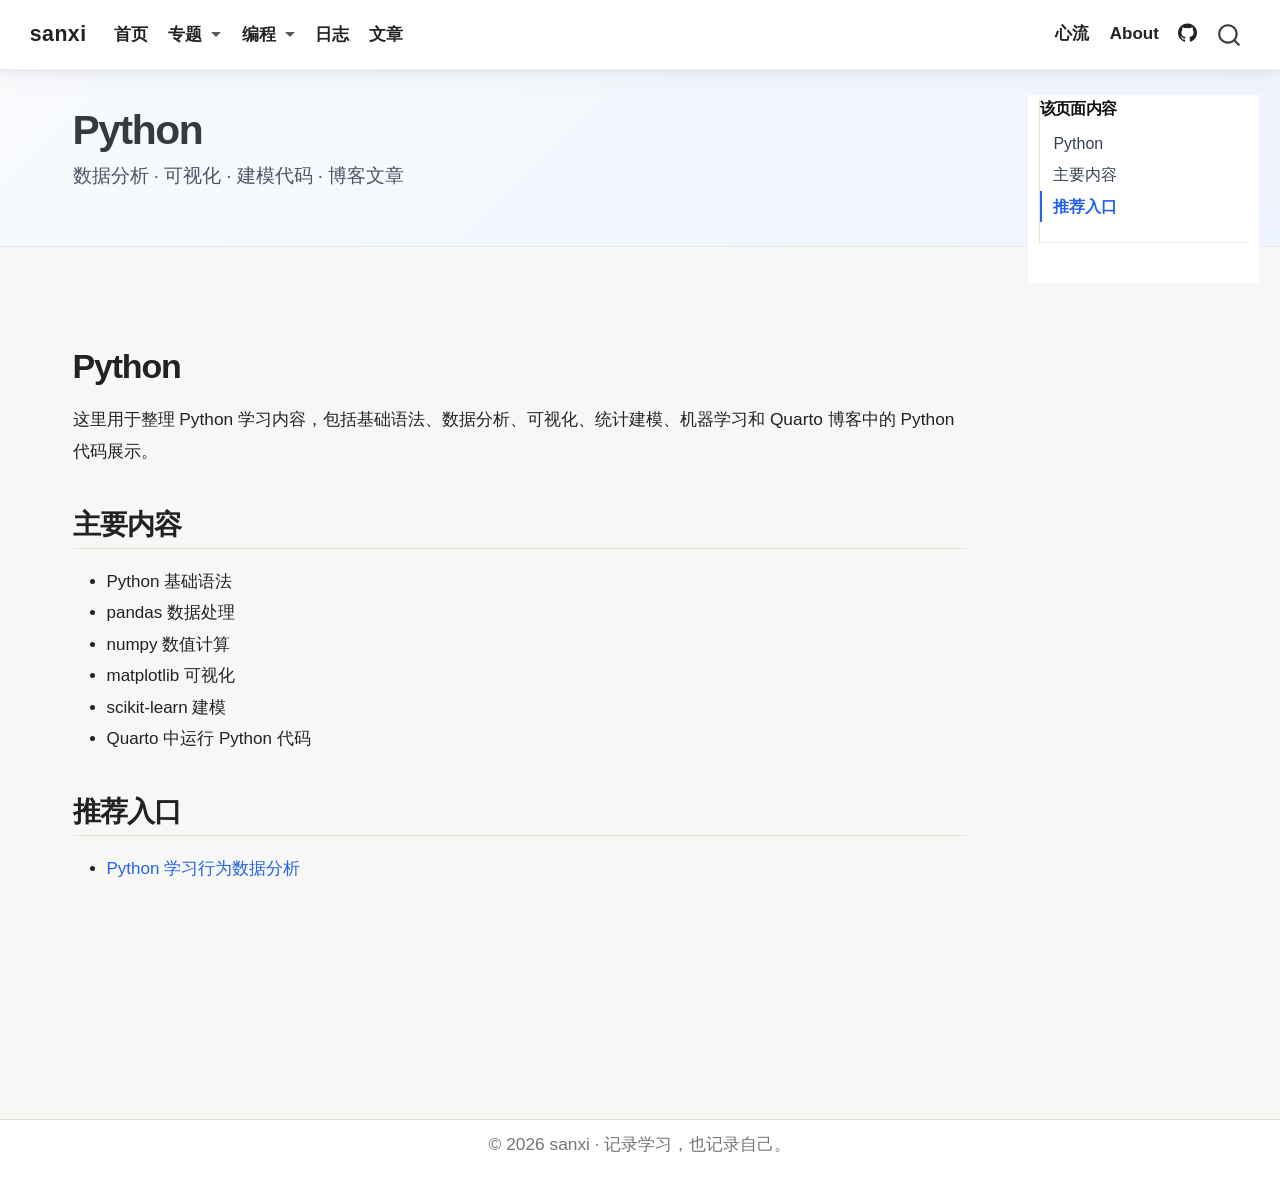
<file: topics/python/index.html>
<!DOCTYPE html>
<html xmlns="http://www.w3.org/1999/xhtml" lang="zh-Hans" xml:lang="zh-Hans"><head>

<meta charset="utf-8">
<meta name="generator" content="quarto-1.9.38">

<meta name="viewport" content="width=device-width, initial-scale=1.0, user-scalable=yes">


<title>Python – sanxi</title>
<style>
/* Default styles provided by pandoc.
** See https://pandoc.org/MANUAL.html#variables-for-html for config info.
*/
code{white-space: pre-wrap;}
span.smallcaps{font-variant: small-caps;}
div.columns{display: flex; gap: min(4vw, 1.5em);}
div.column{flex: auto; overflow-x: auto;}
div.hanging-indent{margin-left: 1.5em; text-indent: -1.5em;}
ul.task-list{list-style: none;}
ul.task-list li input[type="checkbox"] {
  width: 0.8em;
  margin: 0 0.8em 0.2em -1em; /* quarto-specific, see https://github.com/quarto-dev/quarto-cli/issues/4556 */ 
  vertical-align: middle;
}
</style>


<script src="../../site_libs/quarto-nav/quarto-nav.js"></script>
<script src="../../site_libs/quarto-nav/headroom.min.js"></script>
<script src="../../site_libs/clipboard/clipboard.min.js"></script>
<script src="../../site_libs/quarto-search/autocomplete.umd.js"></script>
<script src="../../site_libs/quarto-search/fuse.min.js"></script>
<script src="../../site_libs/quarto-search/quarto-search.js"></script>
<meta name="quarto:offset" content="../../">
<script src="../../site_libs/quarto-html/quarto.js" type="module"></script>
<script src="../../site_libs/quarto-html/tabsets/tabsets.js" type="module"></script>
<script src="../../site_libs/quarto-html/popper.min.js"></script>
<script src="../../site_libs/quarto-html/tippy.umd.min.js"></script>
<script src="../../site_libs/quarto-html/anchor.min.js"></script>
<link href="../../site_libs/quarto-html/tippy.css" rel="stylesheet">
<link href="../../site_libs/quarto-html/quarto-syntax-highlighting-15634bcf2e68342d4ad2dfa704d543f6.css" rel="stylesheet" id="quarto-text-highlighting-styles">
<script src="../../site_libs/bootstrap/bootstrap.min.js"></script>
<link href="../../site_libs/bootstrap/bootstrap-icons.css" rel="stylesheet">
<link href="../../site_libs/bootstrap/bootstrap-663a0eb266e409ebd30675dd86af22bb.min.css" rel="stylesheet" append-hash="true" id="quarto-bootstrap" data-mode="light">
<script id="quarto-search-options" type="application/json">{
  "location": "navbar",
  "copy-button": false,
  "collapse-after": 3,
  "panel-placement": "end",
  "type": "overlay",
  "limit": 50,
  "keyboard-shortcut": [
    "f",
    "/",
    "s"
  ],
  "show-item-context": false,
  "language": {
    "search-no-results-text": "没有结果",
    "search-matching-documents-text": "匹配的文档",
    "search-copy-link-title": "复制搜索链接",
    "search-hide-matches-text": "隐藏其它匹配结果",
    "search-more-match-text": "更多匹配结果",
    "search-more-matches-text": "更多匹配结果",
    "search-clear-button-title": "清除",
    "search-text-placeholder": "",
    "search-detached-cancel-button-title": "取消",
    "search-submit-button-title": "提交",
    "search-label": "搜索"
  }
}</script>
<style>html{ scroll-behavior: smooth; }</style>


<link rel="stylesheet" href="../../styles.css">
</head>

<body class="nav-fixed quarto-light">

<div id="quarto-search-results"></div>
  <header id="quarto-header" class="headroom fixed-top quarto-banner">
    <nav class="navbar navbar-expand-lg " data-bs-theme="dark">
      <div class="navbar-container container-fluid">
      <div class="navbar-brand-container mx-auto">
    <a class="navbar-brand" href="../../index.html">
    <span class="navbar-title">sanxi</span>
    </a>
  </div>
            <div id="quarto-search" class="" title="搜索"></div>
          <button class="navbar-toggler" type="button" data-bs-toggle="collapse" data-bs-target="#navbarCollapse" aria-controls="navbarCollapse" role="menu" aria-expanded="false" aria-label="展开或折叠导航栏" onclick="if (window.quartoToggleHeadroom) { window.quartoToggleHeadroom(); }">
  <span class="navbar-toggler-icon"></span>
</button>
          <div class="collapse navbar-collapse" id="navbarCollapse">
            <ul class="navbar-nav navbar-nav-scroll me-auto">
  <li class="nav-item">
    <a class="nav-link" href="../../index.html"> 
<span class="menu-text">首页</span></a>
  </li>  
  <li class="nav-item dropdown ">
    <a class="nav-link dropdown-toggle" href="#" id="nav-menu-" role="link" data-bs-toggle="dropdown" aria-expanded="false">
 <span class="menu-text">专题</span>
    </a>
    <ul class="dropdown-menu" aria-labelledby="nav-menu-">    
        <li>
    <a class="dropdown-item" href="../../topics/index.html">
 <span class="dropdown-text">专题首页</span></a>
  </li>  
        <li>
    <a class="dropdown-item" href="../../topics/math-modeling/index.html">
 <span class="dropdown-text">数学建模</span></a>
  </li>  
        <li>
    <a class="dropdown-item" href="../../topics/numerical-analysis/index.html">
 <span class="dropdown-text">数值分析</span></a>
  </li>  
        <li>
    <a class="dropdown-item" href="../../topics/algorithm/index.html">
 <span class="dropdown-text">算法图解</span></a>
  </li>  
    </ul>
  </li>
  <li class="nav-item dropdown ">
    <a class="nav-link dropdown-toggle" href="#" id="nav-menu--1" role="link" data-bs-toggle="dropdown" aria-expanded="false">
 <span class="menu-text">编程</span>
    </a>
    <ul class="dropdown-menu" aria-labelledby="nav-menu--1">    
        <li>
    <a class="dropdown-item" href="../../topics/matlab/index.html">
 <span class="dropdown-text">MATLAB</span></a>
  </li>  
        <li>
    <a class="dropdown-item" href="../../topics/python/index.html">
 <span class="dropdown-text">Python</span></a>
  </li>  
        <li>
    <a class="dropdown-item" href="../../topics/mathematical/index.html">
 <span class="dropdown-text">Mathematical</span></a>
  </li>  
    </ul>
  </li>
  <li class="nav-item">
    <a class="nav-link" href="../../journal.html"> 
<span class="menu-text">日志</span></a>
  </li>  
  <li class="nav-item">
    <a class="nav-link" href="../../posts/welcome/index.html"> 
<span class="menu-text">文章</span></a>
  </li>  
</ul>
            <ul class="navbar-nav navbar-nav-scroll ms-auto">
  <li class="nav-item">
    <a class="nav-link" href="../../xinliu.html"> 
<span class="menu-text">心流</span></a>
  </li>  
  <li class="nav-item">
    <a class="nav-link" href="../../about.html"> 
<span class="menu-text">About</span></a>
  </li>  
  <li class="nav-item compact">
    <a class="nav-link" href="https://github.com/sunjiaxi378-stack/sanxi"> <i class="bi bi-github" role="img" aria-label="GitHub">
</i> 
<span class="menu-text"></span></a>
  </li>  
</ul>
          </div> <!-- /navcollapse -->
            <div class="quarto-navbar-tools">
</div>
      </div> <!-- /container-fluid -->
    </nav>
</header>
<!-- content -->
<header id="title-block-header" class="quarto-title-block default page-columns page-full">
  <div class="quarto-title-banner page-columns page-full">
    <div class="quarto-title column-page-left">
      <h1 class="title">Python</h1>
            <p class="subtitle lead">数据分析 · 可视化 · 建模代码 · 博客文章</p>
                      </div>
  </div>
    
  
  <div class="quarto-title-meta column-page-left">

      
    
      
    </div>
    
  
  </header><div id="quarto-content" class="quarto-container page-columns page-rows-contents page-layout-full page-navbar">
<!-- sidebar -->
<!-- margin-sidebar -->
    <div id="quarto-margin-sidebar" class="sidebar margin-sidebar">
        <nav id="TOC" role="doc-toc" class="toc-active">
    <h2 id="toc-title">该页面内容</h2>
   
  <ul class="collapse">
  <li><a href="#python" id="toc-python" class="nav-link active" data-scroll-target="#python">Python</a>
  <ul class="collapse">
  <li><a href="#主要内容" id="toc-主要内容" class="nav-link" data-scroll-target="#主要内容">主要内容</a></li>
  <li><a href="#推荐入口" id="toc-推荐入口" class="nav-link" data-scroll-target="#推荐入口">推荐入口</a></li>
  </ul></li>
  </ul>
</nav>
    </div>
<!-- main -->
<main class="content quarto-banner-title-block column-page-left" id="quarto-document-content">





<section id="python" class="level1">
<h1>Python</h1>
<p>这里用于整理 Python 学习内容，包括基础语法、数据分析、可视化、统计建模、机器学习和 Quarto 博客中的 Python 代码展示。</p>
<section id="主要内容" class="level2">
<h2 class="anchored" data-anchor-id="主要内容">主要内容</h2>
<ul>
<li>Python 基础语法</li>
<li>pandas 数据处理</li>
<li>numpy 数值计算</li>
<li>matplotlib 可视化</li>
<li>scikit-learn 建模</li>
<li>Quarto 中运行 Python 代码</li>
</ul>
</section>
<section id="推荐入口" class="level2">
<h2 class="anchored" data-anchor-id="推荐入口">推荐入口</h2>
<ul>
<li><a href="../../posts/algorithm-notes/">Python 学习行为数据分析</a></li>
</ul>


</section>
</section>

</main> <!-- /main -->
<script id="quarto-html-after-body" type="application/javascript">
  window.document.addEventListener("DOMContentLoaded", function (event) {
    const icon = "";
    const anchorJS = new window.AnchorJS();
    anchorJS.options = {
      placement: 'right',
      icon: icon
    };
    anchorJS.add('.anchored');
    const isCodeAnnotation = (el) => {
      for (const clz of el.classList) {
        if (clz.startsWith('code-annotation-')) {                     
          return true;
        }
      }
      return false;
    }
    const onCopySuccess = function(e) {
      // button target
      const button = e.trigger;
      // don't keep focus
      button.blur();
      // flash "checked"
      button.classList.add('code-copy-button-checked');
      var currentTitle = button.getAttribute("title");
      button.setAttribute("title", "已复制");
      let tooltip;
      if (window.bootstrap) {
        button.setAttribute("data-bs-toggle", "tooltip");
        button.setAttribute("data-bs-placement", "left");
        button.setAttribute("data-bs-title", "已复制");
        tooltip = new bootstrap.Tooltip(button, 
          { trigger: "manual", 
            customClass: "code-copy-button-tooltip",
            offset: [0, -8]});
        tooltip.show();    
      }
      setTimeout(function() {
        if (tooltip) {
          tooltip.hide();
          button.removeAttribute("data-bs-title");
          button.removeAttribute("data-bs-toggle");
          button.removeAttribute("data-bs-placement");
        }
        button.setAttribute("title", currentTitle);
        button.classList.remove('code-copy-button-checked');
      }, 1000);
      // clear code selection
      e.clearSelection();
    }
    const getTextToCopy = function(trigger) {
      const outerScaffold = trigger.parentElement.cloneNode(true);
      const codeEl = outerScaffold.querySelector('code');
      for (const childEl of codeEl.children) {
        if (isCodeAnnotation(childEl)) {
          childEl.remove();
        }
      }
      return codeEl.innerText;
    }
    const clipboard = new window.ClipboardJS('.code-copy-button:not([data-in-quarto-modal])', {
      text: getTextToCopy
    });
    clipboard.on('success', onCopySuccess);
    if (window.document.getElementById('quarto-embedded-source-code-modal')) {
      const clipboardModal = new window.ClipboardJS('.code-copy-button[data-in-quarto-modal]', {
        text: getTextToCopy,
        container: window.document.getElementById('quarto-embedded-source-code-modal')
      });
      clipboardModal.on('success', onCopySuccess);
    }
      var localhostRegex = new RegExp(/^(?:http|https):\/\/localhost\:?[0-9]*\//);
      var mailtoRegex = new RegExp(/^mailto:/);
        var filterRegex = new RegExp("https:\/\/sunjiaxi378-stack\.github\.io\/sanxi\/");
      var isInternal = (href) => {
          return filterRegex.test(href) || localhostRegex.test(href) || mailtoRegex.test(href);
      }
      // Inspect non-navigation links and adorn them if external
     var links = window.document.querySelectorAll('a[href]:not(.nav-link):not(.navbar-brand):not(.toc-action):not(.sidebar-link):not(.sidebar-item-toggle):not(.pagination-link):not(.no-external):not([aria-hidden]):not(.dropdown-item):not(.quarto-navigation-tool):not(.about-link)');
      for (var i=0; i<links.length; i++) {
        const link = links[i];
        if (!isInternal(link.href)) {
          // undo the damage that might have been done by quarto-nav.js in the case of
          // links that we want to consider external
          if (link.dataset.originalHref !== undefined) {
            link.href = link.dataset.originalHref;
          }
        }
      }
    function tippyHover(el, contentFn, onTriggerFn, onUntriggerFn) {
      const config = {
        allowHTML: true,
        maxWidth: 500,
        delay: 100,
        arrow: false,
        appendTo: function(el) {
            return el.parentElement;
        },
        interactive: true,
        interactiveBorder: 10,
        theme: 'quarto',
        placement: 'bottom-start',
      };
      if (contentFn) {
        config.content = contentFn;
      }
      if (onTriggerFn) {
        config.onTrigger = onTriggerFn;
      }
      if (onUntriggerFn) {
        config.onUntrigger = onUntriggerFn;
      }
      window.tippy(el, config); 
    }
    const noterefs = window.document.querySelectorAll('a[role="doc-noteref"]');
    for (var i=0; i<noterefs.length; i++) {
      const ref = noterefs[i];
      tippyHover(ref, function() {
        // use id or data attribute instead here
        let href = ref.getAttribute('data-footnote-href') || ref.getAttribute('href');
        try { href = new URL(href).hash; } catch {}
        const id = href.replace(/^#\/?/, "");
        const note = window.document.getElementById(id);
        if (note) {
          return note.innerHTML;
        } else {
          return "";
        }
      });
    }
    const xrefs = window.document.querySelectorAll('a.quarto-xref');
    const processXRef = (id, note) => {
      // Strip column container classes
      const stripColumnClz = (el) => {
        el.classList.remove("page-full", "page-columns");
        if (el.children) {
          for (const child of el.children) {
            stripColumnClz(child);
          }
        }
      }
      stripColumnClz(note)
      if (id === null || id.startsWith('sec-')) {
        // Special case sections, only their first couple elements
        const container = document.createElement("div");
        if (note.children && note.children.length > 2) {
          container.appendChild(note.children[0].cloneNode(true));
          for (let i = 1; i < note.children.length; i++) {
            const child = note.children[i];
            if (child.tagName === "P" && child.innerText === "") {
              continue;
            } else {
              container.appendChild(child.cloneNode(true));
              break;
            }
          }
          if (window.Quarto?.typesetMath) {
            window.Quarto.typesetMath(container);
          }
          return container.innerHTML
        } else {
          if (window.Quarto?.typesetMath) {
            window.Quarto.typesetMath(note);
          }
          return note.innerHTML;
        }
      } else {
        // Remove any anchor links if they are present
        const anchorLink = note.querySelector('a.anchorjs-link');
        if (anchorLink) {
          anchorLink.remove();
        }
        if (window.Quarto?.typesetMath) {
          window.Quarto.typesetMath(note);
        }
        if (note.classList.contains("callout")) {
          return note.outerHTML;
        } else {
          return note.innerHTML;
        }
      }
    }
    for (var i=0; i<xrefs.length; i++) {
      const xref = xrefs[i];
      tippyHover(xref, undefined, function(instance) {
        instance.disable();
        let url = xref.getAttribute('href');
        let hash = undefined; 
        if (url.startsWith('#')) {
          hash = url;
        } else {
          try { hash = new URL(url).hash; } catch {}
        }
        if (hash) {
          const id = hash.replace(/^#\/?/, "");
          const note = window.document.getElementById(id);
          if (note !== null) {
            try {
              const html = processXRef(id, note.cloneNode(true));
              instance.setContent(html);
            } finally {
              instance.enable();
              instance.show();
            }
          } else {
            // See if we can fetch this
            fetch(url.split('#')[0])
            .then(res => res.text())
            .then(html => {
              const parser = new DOMParser();
              const htmlDoc = parser.parseFromString(html, "text/html");
              const note = htmlDoc.getElementById(id);
              if (note !== null) {
                const html = processXRef(id, note);
                instance.setContent(html);
              } 
            }).finally(() => {
              instance.enable();
              instance.show();
            });
          }
        } else {
          // See if we can fetch a full url (with no hash to target)
          // This is a special case and we should probably do some content thinning / targeting
          fetch(url)
          .then(res => res.text())
          .then(html => {
            const parser = new DOMParser();
            const htmlDoc = parser.parseFromString(html, "text/html");
            const note = htmlDoc.querySelector('main.content');
            if (note !== null) {
              // This should only happen for chapter cross references
              // (since there is no id in the URL)
              // remove the first header
              if (note.children.length > 0 && note.children[0].tagName === "HEADER") {
                note.children[0].remove();
              }
              const html = processXRef(null, note);
              instance.setContent(html);
            } 
          }).finally(() => {
            instance.enable();
            instance.show();
          });
        }
      }, function(instance) {
      });
    }
        let selectedAnnoteEl;
        const selectorForAnnotation = ( cell, annotation) => {
          let cellAttr = 'data-code-cell="' + cell + '"';
          let lineAttr = 'data-code-annotation="' +  annotation + '"';
          const selector = 'span[' + cellAttr + '][' + lineAttr + ']';
          return selector;
        }
        const selectCodeLines = (annoteEl) => {
          const doc = window.document;
          const targetCell = annoteEl.getAttribute("data-target-cell");
          const targetAnnotation = annoteEl.getAttribute("data-target-annotation");
          const annoteSpan = window.document.querySelector(selectorForAnnotation(targetCell, targetAnnotation));
          const lines = annoteSpan.getAttribute("data-code-lines").split(",");
          const lineIds = lines.map((line) => {
            return targetCell + "-" + line;
          })
          let top = null;
          let height = null;
          let parent = null;
          if (lineIds.length > 0) {
              //compute the position of the single el (top and bottom and make a div)
              const el = window.document.getElementById(lineIds[0]);
              top = el.offsetTop;
              height = el.offsetHeight;
              parent = el.parentElement.parentElement;
            if (lineIds.length > 1) {
              const lastEl = window.document.getElementById(lineIds[lineIds.length - 1]);
              const bottom = lastEl.offsetTop + lastEl.offsetHeight;
              height = bottom - top;
            }
            if (top !== null && height !== null && parent !== null) {
              // cook up a div (if necessary) and position it 
              let div = window.document.getElementById("code-annotation-line-highlight");
              if (div === null) {
                div = window.document.createElement("div");
                div.setAttribute("id", "code-annotation-line-highlight");
                div.style.position = 'absolute';
                parent.appendChild(div);
              }
              div.style.top = top - 2 + "px";
              div.style.height = height + 4 + "px";
              div.style.left = 0;
              let gutterDiv = window.document.getElementById("code-annotation-line-highlight-gutter");
              if (gutterDiv === null) {
                gutterDiv = window.document.createElement("div");
                gutterDiv.setAttribute("id", "code-annotation-line-highlight-gutter");
                gutterDiv.style.position = 'absolute';
                const codeCell = window.document.getElementById(targetCell);
                const gutter = codeCell.querySelector('.code-annotation-gutter');
                gutter.appendChild(gutterDiv);
              }
              gutterDiv.style.top = top - 2 + "px";
              gutterDiv.style.height = height + 4 + "px";
            }
            selectedAnnoteEl = annoteEl;
          }
        };
        const unselectCodeLines = () => {
          const elementsIds = ["code-annotation-line-highlight", "code-annotation-line-highlight-gutter"];
          elementsIds.forEach((elId) => {
            const div = window.document.getElementById(elId);
            if (div) {
              div.remove();
            }
          });
          selectedAnnoteEl = undefined;
        };
          // Handle positioning of the toggle
      window.addEventListener(
        "resize",
        throttle(() => {
          elRect = undefined;
          if (selectedAnnoteEl) {
            selectCodeLines(selectedAnnoteEl);
          }
        }, 10)
      );
      function throttle(fn, ms) {
      let throttle = false;
      let timer;
        return (...args) => {
          if(!throttle) { // first call gets through
              fn.apply(this, args);
              throttle = true;
          } else { // all the others get throttled
              if(timer) clearTimeout(timer); // cancel #2
              timer = setTimeout(() => {
                fn.apply(this, args);
                timer = throttle = false;
              }, ms);
          }
        };
      }
        // Attach click handler to the DT
        const annoteDls = window.document.querySelectorAll('dt[data-target-cell]');
        for (const annoteDlNode of annoteDls) {
          annoteDlNode.addEventListener('click', (event) => {
            const clickedEl = event.target;
            if (clickedEl !== selectedAnnoteEl) {
              unselectCodeLines();
              const activeEl = window.document.querySelector('dt[data-target-cell].code-annotation-active');
              if (activeEl) {
                activeEl.classList.remove('code-annotation-active');
              }
              selectCodeLines(clickedEl);
              clickedEl.classList.add('code-annotation-active');
            } else {
              // Unselect the line
              unselectCodeLines();
              clickedEl.classList.remove('code-annotation-active');
            }
          });
        }
    const findCites = (el) => {
      const parentEl = el.parentElement;
      if (parentEl) {
        const cites = parentEl.dataset.cites;
        if (cites) {
          return {
            el,
            cites: cites.split(' ')
          };
        } else {
          return findCites(el.parentElement)
        }
      } else {
        return undefined;
      }
    };
    var bibliorefs = window.document.querySelectorAll('a[role="doc-biblioref"]');
    for (var i=0; i<bibliorefs.length; i++) {
      const ref = bibliorefs[i];
      const citeInfo = findCites(ref);
      if (citeInfo) {
        tippyHover(citeInfo.el, function() {
          var popup = window.document.createElement('div');
          citeInfo.cites.forEach(function(cite) {
            var citeDiv = window.document.createElement('div');
            citeDiv.classList.add('hanging-indent');
            citeDiv.classList.add('csl-entry');
            var biblioDiv = window.document.getElementById('ref-' + cite);
            if (biblioDiv) {
              citeDiv.innerHTML = biblioDiv.innerHTML;
            }
            popup.appendChild(citeDiv);
          });
          return popup.innerHTML;
        });
      }
    }
  });
  </script>
</div> <!-- /content -->
<footer class="footer">
  <div class="nav-footer">
    <div class="nav-footer-left">
      &nbsp;
    </div>   
    <div class="nav-footer-center">
<p>© 2026 sanxi · 记录学习，也记录自己。</p>
</div>
    <div class="nav-footer-right">
      &nbsp;
    </div>
  </div>
</footer>




<script src="../../site_libs/quarto-html/zenscroll-min.js"></script>
</body></html>
</file>
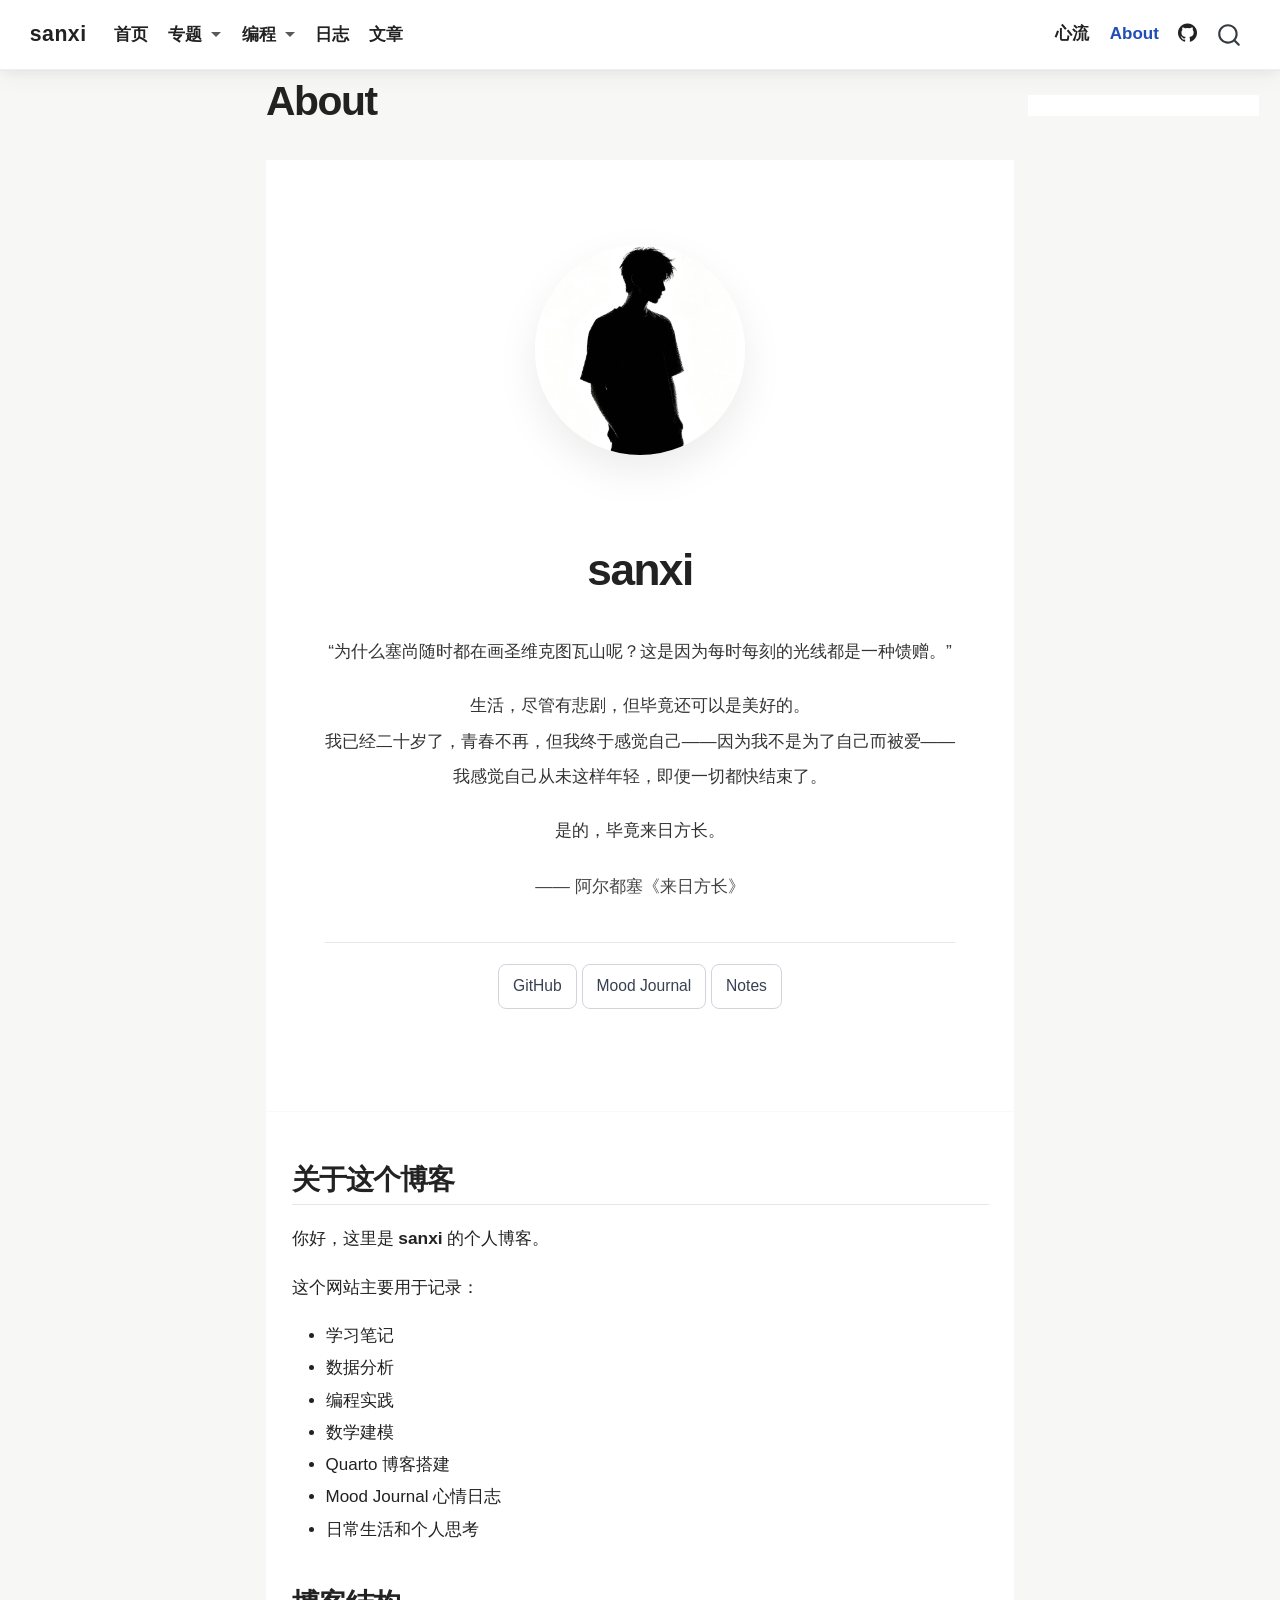
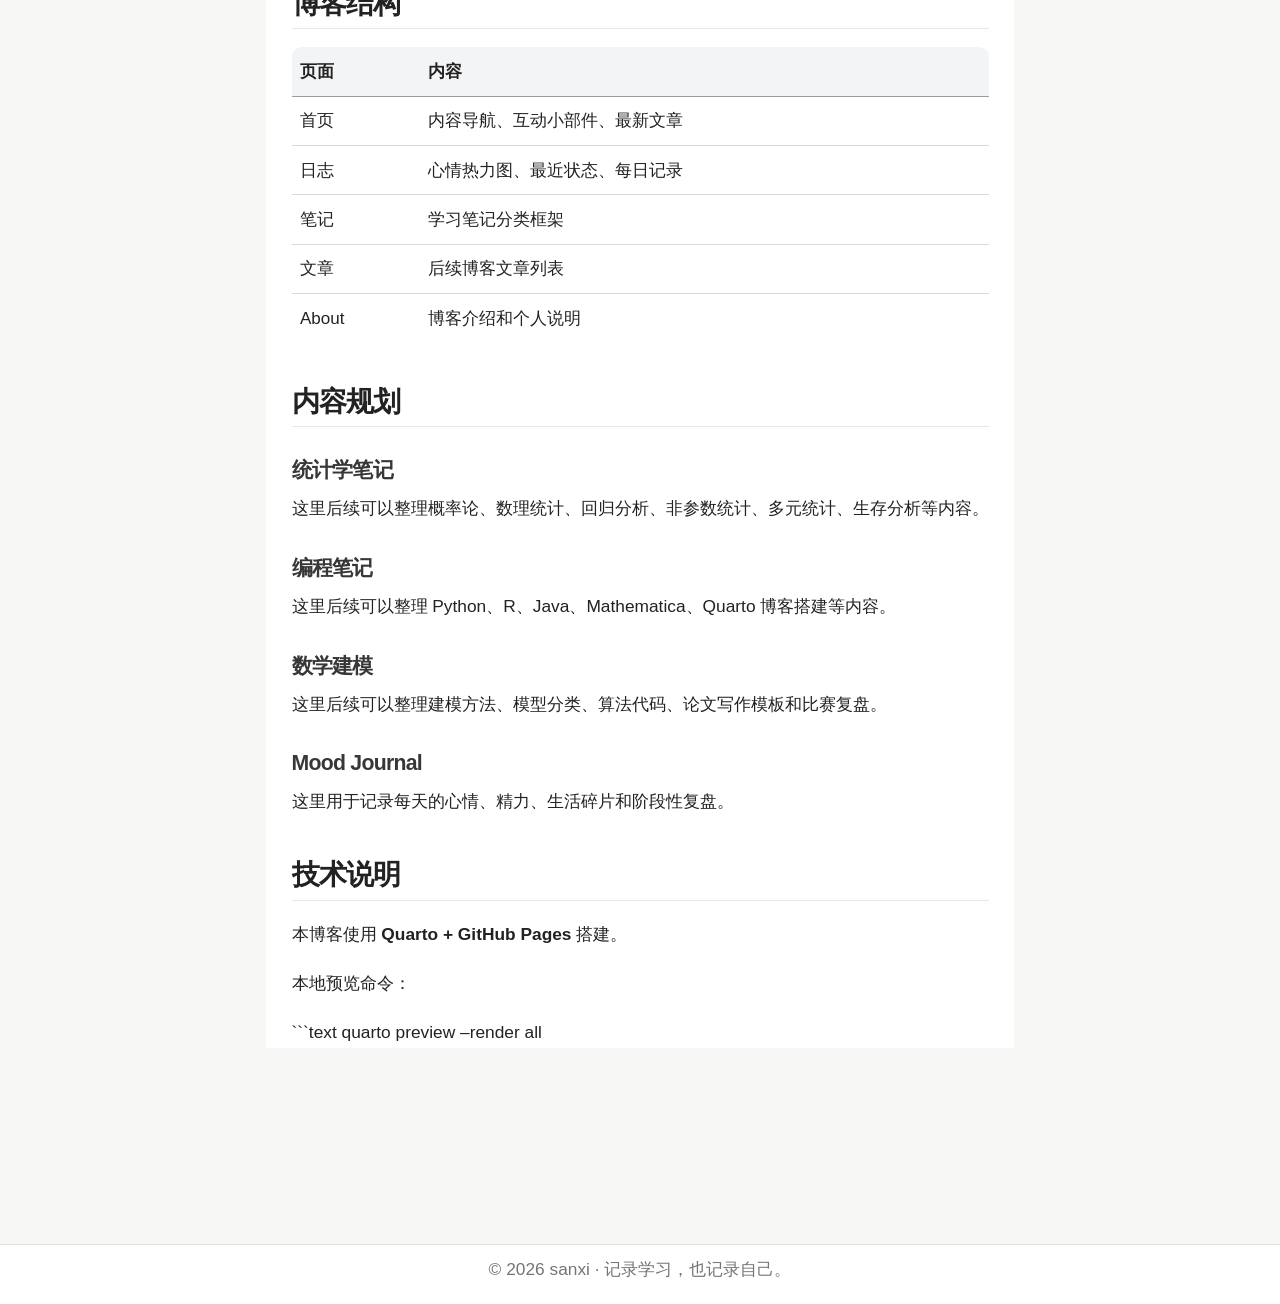
<file: about.html>
<!DOCTYPE html>
<html xmlns="http://www.w3.org/1999/xhtml" lang="zh-Hans" xml:lang="zh-Hans"><head>

<meta charset="utf-8">
<meta name="generator" content="quarto-1.9.38">

<meta name="viewport" content="width=device-width, initial-scale=1.0, user-scalable=yes">


<title>About – sanxi</title>
<style>
/* Default styles provided by pandoc.
** See https://pandoc.org/MANUAL.html#variables-for-html for config info.
*/
code{white-space: pre-wrap;}
span.smallcaps{font-variant: small-caps;}
div.columns{display: flex; gap: min(4vw, 1.5em);}
div.column{flex: auto; overflow-x: auto;}
div.hanging-indent{margin-left: 1.5em; text-indent: -1.5em;}
ul.task-list{list-style: none;}
ul.task-list li input[type="checkbox"] {
  width: 0.8em;
  margin: 0 0.8em 0.2em -1em; /* quarto-specific, see https://github.com/quarto-dev/quarto-cli/issues/4556 */ 
  vertical-align: middle;
}
</style>


<script src="site_libs/quarto-nav/quarto-nav.js"></script>
<script src="site_libs/quarto-nav/headroom.min.js"></script>
<script src="site_libs/clipboard/clipboard.min.js"></script>
<script src="site_libs/quarto-search/autocomplete.umd.js"></script>
<script src="site_libs/quarto-search/fuse.min.js"></script>
<script src="site_libs/quarto-search/quarto-search.js"></script>
<meta name="quarto:offset" content="./">
<script src="site_libs/quarto-html/quarto.js" type="module"></script>
<script src="site_libs/quarto-html/tabsets/tabsets.js" type="module"></script>
<script src="site_libs/quarto-html/popper.min.js"></script>
<script src="site_libs/quarto-html/tippy.umd.min.js"></script>
<script src="site_libs/quarto-html/anchor.min.js"></script>
<link href="site_libs/quarto-html/tippy.css" rel="stylesheet">
<link href="site_libs/quarto-html/quarto-syntax-highlighting-15634bcf2e68342d4ad2dfa704d543f6.css" rel="stylesheet" id="quarto-text-highlighting-styles">
<script src="site_libs/bootstrap/bootstrap.min.js"></script>
<link href="site_libs/bootstrap/bootstrap-icons.css" rel="stylesheet">
<link href="site_libs/bootstrap/bootstrap-663a0eb266e409ebd30675dd86af22bb.min.css" rel="stylesheet" append-hash="true" id="quarto-bootstrap" data-mode="light">
<script id="quarto-search-options" type="application/json">{
  "location": "navbar",
  "copy-button": false,
  "collapse-after": 3,
  "panel-placement": "end",
  "type": "overlay",
  "limit": 50,
  "keyboard-shortcut": [
    "f",
    "/",
    "s"
  ],
  "show-item-context": false,
  "language": {
    "search-no-results-text": "没有结果",
    "search-matching-documents-text": "匹配的文档",
    "search-copy-link-title": "复制搜索链接",
    "search-hide-matches-text": "隐藏其它匹配结果",
    "search-more-match-text": "更多匹配结果",
    "search-more-matches-text": "更多匹配结果",
    "search-clear-button-title": "清除",
    "search-text-placeholder": "",
    "search-detached-cancel-button-title": "取消",
    "search-submit-button-title": "提交",
    "search-label": "搜索"
  }
}</script>
<style>html{ scroll-behavior: smooth; }</style>


<link rel="stylesheet" href="styles.css">
</head>

<body class="nav-fixed quarto-light">

<div id="quarto-search-results"></div>
  <header id="quarto-header" class="headroom fixed-top">
    <nav class="navbar navbar-expand-lg " data-bs-theme="dark">
      <div class="navbar-container container-fluid">
      <div class="navbar-brand-container mx-auto">
    <a class="navbar-brand" href="./index.html">
    <span class="navbar-title">sanxi</span>
    </a>
  </div>
            <div id="quarto-search" class="" title="搜索"></div>
          <button class="navbar-toggler" type="button" data-bs-toggle="collapse" data-bs-target="#navbarCollapse" aria-controls="navbarCollapse" role="menu" aria-expanded="false" aria-label="展开或折叠导航栏" onclick="if (window.quartoToggleHeadroom) { window.quartoToggleHeadroom(); }">
  <span class="navbar-toggler-icon"></span>
</button>
          <div class="collapse navbar-collapse" id="navbarCollapse">
            <ul class="navbar-nav navbar-nav-scroll me-auto">
  <li class="nav-item">
    <a class="nav-link" href="./index.html"> 
<span class="menu-text">首页</span></a>
  </li>  
  <li class="nav-item dropdown ">
    <a class="nav-link dropdown-toggle" href="#" id="nav-menu-" role="link" data-bs-toggle="dropdown" aria-expanded="false">
 <span class="menu-text">专题</span>
    </a>
    <ul class="dropdown-menu" aria-labelledby="nav-menu-">    
        <li>
    <a class="dropdown-item" href="./topics/index.html">
 <span class="dropdown-text">专题首页</span></a>
  </li>  
        <li>
    <a class="dropdown-item" href="./topics/math-modeling/index.html">
 <span class="dropdown-text">数学建模</span></a>
  </li>  
        <li>
    <a class="dropdown-item" href="./topics/numerical-analysis/index.html">
 <span class="dropdown-text">数值分析</span></a>
  </li>  
        <li>
    <a class="dropdown-item" href="./topics/algorithm/index.html">
 <span class="dropdown-text">算法图解</span></a>
  </li>  
    </ul>
  </li>
  <li class="nav-item dropdown ">
    <a class="nav-link dropdown-toggle" href="#" id="nav-menu--1" role="link" data-bs-toggle="dropdown" aria-expanded="false">
 <span class="menu-text">编程</span>
    </a>
    <ul class="dropdown-menu" aria-labelledby="nav-menu--1">    
        <li>
    <a class="dropdown-item" href="./topics/matlab/index.html">
 <span class="dropdown-text">MATLAB</span></a>
  </li>  
        <li>
    <a class="dropdown-item" href="./topics/python/index.html">
 <span class="dropdown-text">Python</span></a>
  </li>  
        <li>
    <a class="dropdown-item" href="./topics/mathematical/index.html">
 <span class="dropdown-text">Mathematical</span></a>
  </li>  
    </ul>
  </li>
  <li class="nav-item">
    <a class="nav-link" href="./journal.html"> 
<span class="menu-text">日志</span></a>
  </li>  
  <li class="nav-item">
    <a class="nav-link" href="./posts/welcome/index.html"> 
<span class="menu-text">文章</span></a>
  </li>  
</ul>
            <ul class="navbar-nav navbar-nav-scroll ms-auto">
  <li class="nav-item">
    <a class="nav-link" href="./xinliu.html"> 
<span class="menu-text">心流</span></a>
  </li>  
  <li class="nav-item">
    <a class="nav-link active" href="./about.html" aria-current="page"> 
<span class="menu-text">About</span></a>
  </li>  
  <li class="nav-item compact">
    <a class="nav-link" href="https://github.com/sunjiaxi378-stack/sanxi"> <i class="bi bi-github" role="img" aria-label="GitHub">
</i> 
<span class="menu-text"></span></a>
  </li>  
</ul>
          </div> <!-- /navcollapse -->
            <div class="quarto-navbar-tools">
</div>
      </div> <!-- /container-fluid -->
    </nav>
</header>
<!-- content -->
<div id="quarto-content" class="quarto-container page-columns page-rows-contents page-layout-full page-navbar">
<!-- sidebar -->
<!-- margin-sidebar -->
    <div id="quarto-margin-sidebar" class="sidebar margin-sidebar zindex-bottom">
        
    </div>
<!-- main -->
<main class="content column-page" id="quarto-document-content">

<header id="title-block-header" class="quarto-title-block default">
<div class="quarto-title">
<h1 class="title">About</h1>
</div>



<div class="quarto-title-meta column-page">

    
  
    
  </div>
  


</header>


<div class="sx-about-page">
<div class="sx-about-hero">
<p><img src="profile.jpg" class="sx-about-avatar" alt="sanxi avatar"></p>
<section id="sanxi" class="level1">
<h1>sanxi</h1>
<div class="sx-about-quote">
<p>
“为什么塞尚随时都在画圣维克图瓦山呢？这是因为每时每刻的光线都是一种馈赠。”
</p>
<p>
生活，尽管有悲剧，但毕竟还可以是美好的。<br>
我已经二十岁了，青春不再，但我终于感觉自己——因为我不是为了自己而被爱——<br>
我感觉自己从未这样年轻，即便一切都快结束了。
</p>
<p>
是的，毕竟来日方长。
</p>
<p class="sx-quote-author">
—— 阿尔都塞《来日方长》
</p>
</div>
<div class="sx-about-links">
<p><a href="https://github.com/sunjiaxi378-stack" target="_blank">GitHub</a> <a href="journal.html">Mood Journal</a> <a href="notes.html">Notes</a></p>
</div>
</section>
</div>
<hr class="sx-about-divider">
<div class="sx-about-info">
<section id="关于这个博客" class="level2">
<h2 class="anchored" data-anchor-id="关于这个博客">关于这个博客</h2>
<p>你好，这里是 <strong>sanxi</strong> 的个人博客。</p>
<p>这个网站主要用于记录：</p>
<ul>
<li>学习笔记</li>
<li>数据分析</li>
<li>编程实践</li>
<li>数学建模</li>
<li>Quarto 博客搭建</li>
<li>Mood Journal 心情日志</li>
<li>日常生活和个人思考</li>
</ul>
</section>
<section id="博客结构" class="level2">
<h2 class="anchored" data-anchor-id="博客结构">博客结构</h2>
<table class="caption-top table">
<thead>
<tr class="header">
<th>页面</th>
<th>内容</th>
</tr>
</thead>
<tbody>
<tr class="odd">
<td>首页</td>
<td>内容导航、互动小部件、最新文章</td>
</tr>
<tr class="even">
<td>日志</td>
<td>心情热力图、最近状态、每日记录</td>
</tr>
<tr class="odd">
<td>笔记</td>
<td>学习笔记分类框架</td>
</tr>
<tr class="even">
<td>文章</td>
<td>后续博客文章列表</td>
</tr>
<tr class="odd">
<td>About</td>
<td>博客介绍和个人说明</td>
</tr>
</tbody>
</table>
</section>
<section id="内容规划" class="level2">
<h2 class="anchored" data-anchor-id="内容规划">内容规划</h2>
<section id="统计学笔记" class="level3">
<h3 class="anchored" data-anchor-id="统计学笔记">统计学笔记</h3>
<p>这里后续可以整理概率论、数理统计、回归分析、非参数统计、多元统计、生存分析等内容。</p>
</section>
<section id="编程笔记" class="level3">
<h3 class="anchored" data-anchor-id="编程笔记">编程笔记</h3>
<p>这里后续可以整理 Python、R、Java、Mathematica、Quarto 博客搭建等内容。</p>
</section>
<section id="数学建模" class="level3">
<h3 class="anchored" data-anchor-id="数学建模">数学建模</h3>
<p>这里后续可以整理建模方法、模型分类、算法代码、论文写作模板和比赛复盘。</p>
</section>
<section id="mood-journal" class="level3">
<h3 class="anchored" data-anchor-id="mood-journal">Mood Journal</h3>
<p>这里用于记录每天的心情、精力、生活碎片和阶段性复盘。</p>
</section>
</section>
<section id="技术说明" class="level2">
<h2 class="anchored" data-anchor-id="技术说明">技术说明</h2>
<p>本博客使用 <strong>Quarto + GitHub Pages</strong> 搭建。</p>
<p>本地预览命令：</p>
<p>```text quarto preview –render all</p>


</section>
</div>
</div>

</main> <!-- /main -->
<script id="quarto-html-after-body" type="application/javascript">
  window.document.addEventListener("DOMContentLoaded", function (event) {
    const icon = "";
    const anchorJS = new window.AnchorJS();
    anchorJS.options = {
      placement: 'right',
      icon: icon
    };
    anchorJS.add('.anchored');
    const isCodeAnnotation = (el) => {
      for (const clz of el.classList) {
        if (clz.startsWith('code-annotation-')) {                     
          return true;
        }
      }
      return false;
    }
    const onCopySuccess = function(e) {
      // button target
      const button = e.trigger;
      // don't keep focus
      button.blur();
      // flash "checked"
      button.classList.add('code-copy-button-checked');
      var currentTitle = button.getAttribute("title");
      button.setAttribute("title", "已复制");
      let tooltip;
      if (window.bootstrap) {
        button.setAttribute("data-bs-toggle", "tooltip");
        button.setAttribute("data-bs-placement", "left");
        button.setAttribute("data-bs-title", "已复制");
        tooltip = new bootstrap.Tooltip(button, 
          { trigger: "manual", 
            customClass: "code-copy-button-tooltip",
            offset: [0, -8]});
        tooltip.show();    
      }
      setTimeout(function() {
        if (tooltip) {
          tooltip.hide();
          button.removeAttribute("data-bs-title");
          button.removeAttribute("data-bs-toggle");
          button.removeAttribute("data-bs-placement");
        }
        button.setAttribute("title", currentTitle);
        button.classList.remove('code-copy-button-checked');
      }, 1000);
      // clear code selection
      e.clearSelection();
    }
    const getTextToCopy = function(trigger) {
      const outerScaffold = trigger.parentElement.cloneNode(true);
      const codeEl = outerScaffold.querySelector('code');
      for (const childEl of codeEl.children) {
        if (isCodeAnnotation(childEl)) {
          childEl.remove();
        }
      }
      return codeEl.innerText;
    }
    const clipboard = new window.ClipboardJS('.code-copy-button:not([data-in-quarto-modal])', {
      text: getTextToCopy
    });
    clipboard.on('success', onCopySuccess);
    if (window.document.getElementById('quarto-embedded-source-code-modal')) {
      const clipboardModal = new window.ClipboardJS('.code-copy-button[data-in-quarto-modal]', {
        text: getTextToCopy,
        container: window.document.getElementById('quarto-embedded-source-code-modal')
      });
      clipboardModal.on('success', onCopySuccess);
    }
      var localhostRegex = new RegExp(/^(?:http|https):\/\/localhost\:?[0-9]*\//);
      var mailtoRegex = new RegExp(/^mailto:/);
        var filterRegex = new RegExp("https:\/\/sunjiaxi378-stack\.github\.io\/sanxi\/");
      var isInternal = (href) => {
          return filterRegex.test(href) || localhostRegex.test(href) || mailtoRegex.test(href);
      }
      // Inspect non-navigation links and adorn them if external
     var links = window.document.querySelectorAll('a[href]:not(.nav-link):not(.navbar-brand):not(.toc-action):not(.sidebar-link):not(.sidebar-item-toggle):not(.pagination-link):not(.no-external):not([aria-hidden]):not(.dropdown-item):not(.quarto-navigation-tool):not(.about-link)');
      for (var i=0; i<links.length; i++) {
        const link = links[i];
        if (!isInternal(link.href)) {
          // undo the damage that might have been done by quarto-nav.js in the case of
          // links that we want to consider external
          if (link.dataset.originalHref !== undefined) {
            link.href = link.dataset.originalHref;
          }
        }
      }
    function tippyHover(el, contentFn, onTriggerFn, onUntriggerFn) {
      const config = {
        allowHTML: true,
        maxWidth: 500,
        delay: 100,
        arrow: false,
        appendTo: function(el) {
            return el.parentElement;
        },
        interactive: true,
        interactiveBorder: 10,
        theme: 'quarto',
        placement: 'bottom-start',
      };
      if (contentFn) {
        config.content = contentFn;
      }
      if (onTriggerFn) {
        config.onTrigger = onTriggerFn;
      }
      if (onUntriggerFn) {
        config.onUntrigger = onUntriggerFn;
      }
      window.tippy(el, config); 
    }
    const noterefs = window.document.querySelectorAll('a[role="doc-noteref"]');
    for (var i=0; i<noterefs.length; i++) {
      const ref = noterefs[i];
      tippyHover(ref, function() {
        // use id or data attribute instead here
        let href = ref.getAttribute('data-footnote-href') || ref.getAttribute('href');
        try { href = new URL(href).hash; } catch {}
        const id = href.replace(/^#\/?/, "");
        const note = window.document.getElementById(id);
        if (note) {
          return note.innerHTML;
        } else {
          return "";
        }
      });
    }
    const xrefs = window.document.querySelectorAll('a.quarto-xref');
    const processXRef = (id, note) => {
      // Strip column container classes
      const stripColumnClz = (el) => {
        el.classList.remove("page-full", "page-columns");
        if (el.children) {
          for (const child of el.children) {
            stripColumnClz(child);
          }
        }
      }
      stripColumnClz(note)
      if (id === null || id.startsWith('sec-')) {
        // Special case sections, only their first couple elements
        const container = document.createElement("div");
        if (note.children && note.children.length > 2) {
          container.appendChild(note.children[0].cloneNode(true));
          for (let i = 1; i < note.children.length; i++) {
            const child = note.children[i];
            if (child.tagName === "P" && child.innerText === "") {
              continue;
            } else {
              container.appendChild(child.cloneNode(true));
              break;
            }
          }
          if (window.Quarto?.typesetMath) {
            window.Quarto.typesetMath(container);
          }
          return container.innerHTML
        } else {
          if (window.Quarto?.typesetMath) {
            window.Quarto.typesetMath(note);
          }
          return note.innerHTML;
        }
      } else {
        // Remove any anchor links if they are present
        const anchorLink = note.querySelector('a.anchorjs-link');
        if (anchorLink) {
          anchorLink.remove();
        }
        if (window.Quarto?.typesetMath) {
          window.Quarto.typesetMath(note);
        }
        if (note.classList.contains("callout")) {
          return note.outerHTML;
        } else {
          return note.innerHTML;
        }
      }
    }
    for (var i=0; i<xrefs.length; i++) {
      const xref = xrefs[i];
      tippyHover(xref, undefined, function(instance) {
        instance.disable();
        let url = xref.getAttribute('href');
        let hash = undefined; 
        if (url.startsWith('#')) {
          hash = url;
        } else {
          try { hash = new URL(url).hash; } catch {}
        }
        if (hash) {
          const id = hash.replace(/^#\/?/, "");
          const note = window.document.getElementById(id);
          if (note !== null) {
            try {
              const html = processXRef(id, note.cloneNode(true));
              instance.setContent(html);
            } finally {
              instance.enable();
              instance.show();
            }
          } else {
            // See if we can fetch this
            fetch(url.split('#')[0])
            .then(res => res.text())
            .then(html => {
              const parser = new DOMParser();
              const htmlDoc = parser.parseFromString(html, "text/html");
              const note = htmlDoc.getElementById(id);
              if (note !== null) {
                const html = processXRef(id, note);
                instance.setContent(html);
              } 
            }).finally(() => {
              instance.enable();
              instance.show();
            });
          }
        } else {
          // See if we can fetch a full url (with no hash to target)
          // This is a special case and we should probably do some content thinning / targeting
          fetch(url)
          .then(res => res.text())
          .then(html => {
            const parser = new DOMParser();
            const htmlDoc = parser.parseFromString(html, "text/html");
            const note = htmlDoc.querySelector('main.content');
            if (note !== null) {
              // This should only happen for chapter cross references
              // (since there is no id in the URL)
              // remove the first header
              if (note.children.length > 0 && note.children[0].tagName === "HEADER") {
                note.children[0].remove();
              }
              const html = processXRef(null, note);
              instance.setContent(html);
            } 
          }).finally(() => {
            instance.enable();
            instance.show();
          });
        }
      }, function(instance) {
      });
    }
        let selectedAnnoteEl;
        const selectorForAnnotation = ( cell, annotation) => {
          let cellAttr = 'data-code-cell="' + cell + '"';
          let lineAttr = 'data-code-annotation="' +  annotation + '"';
          const selector = 'span[' + cellAttr + '][' + lineAttr + ']';
          return selector;
        }
        const selectCodeLines = (annoteEl) => {
          const doc = window.document;
          const targetCell = annoteEl.getAttribute("data-target-cell");
          const targetAnnotation = annoteEl.getAttribute("data-target-annotation");
          const annoteSpan = window.document.querySelector(selectorForAnnotation(targetCell, targetAnnotation));
          const lines = annoteSpan.getAttribute("data-code-lines").split(",");
          const lineIds = lines.map((line) => {
            return targetCell + "-" + line;
          })
          let top = null;
          let height = null;
          let parent = null;
          if (lineIds.length > 0) {
              //compute the position of the single el (top and bottom and make a div)
              const el = window.document.getElementById(lineIds[0]);
              top = el.offsetTop;
              height = el.offsetHeight;
              parent = el.parentElement.parentElement;
            if (lineIds.length > 1) {
              const lastEl = window.document.getElementById(lineIds[lineIds.length - 1]);
              const bottom = lastEl.offsetTop + lastEl.offsetHeight;
              height = bottom - top;
            }
            if (top !== null && height !== null && parent !== null) {
              // cook up a div (if necessary) and position it 
              let div = window.document.getElementById("code-annotation-line-highlight");
              if (div === null) {
                div = window.document.createElement("div");
                div.setAttribute("id", "code-annotation-line-highlight");
                div.style.position = 'absolute';
                parent.appendChild(div);
              }
              div.style.top = top - 2 + "px";
              div.style.height = height + 4 + "px";
              div.style.left = 0;
              let gutterDiv = window.document.getElementById("code-annotation-line-highlight-gutter");
              if (gutterDiv === null) {
                gutterDiv = window.document.createElement("div");
                gutterDiv.setAttribute("id", "code-annotation-line-highlight-gutter");
                gutterDiv.style.position = 'absolute';
                const codeCell = window.document.getElementById(targetCell);
                const gutter = codeCell.querySelector('.code-annotation-gutter');
                gutter.appendChild(gutterDiv);
              }
              gutterDiv.style.top = top - 2 + "px";
              gutterDiv.style.height = height + 4 + "px";
            }
            selectedAnnoteEl = annoteEl;
          }
        };
        const unselectCodeLines = () => {
          const elementsIds = ["code-annotation-line-highlight", "code-annotation-line-highlight-gutter"];
          elementsIds.forEach((elId) => {
            const div = window.document.getElementById(elId);
            if (div) {
              div.remove();
            }
          });
          selectedAnnoteEl = undefined;
        };
          // Handle positioning of the toggle
      window.addEventListener(
        "resize",
        throttle(() => {
          elRect = undefined;
          if (selectedAnnoteEl) {
            selectCodeLines(selectedAnnoteEl);
          }
        }, 10)
      );
      function throttle(fn, ms) {
      let throttle = false;
      let timer;
        return (...args) => {
          if(!throttle) { // first call gets through
              fn.apply(this, args);
              throttle = true;
          } else { // all the others get throttled
              if(timer) clearTimeout(timer); // cancel #2
              timer = setTimeout(() => {
                fn.apply(this, args);
                timer = throttle = false;
              }, ms);
          }
        };
      }
        // Attach click handler to the DT
        const annoteDls = window.document.querySelectorAll('dt[data-target-cell]');
        for (const annoteDlNode of annoteDls) {
          annoteDlNode.addEventListener('click', (event) => {
            const clickedEl = event.target;
            if (clickedEl !== selectedAnnoteEl) {
              unselectCodeLines();
              const activeEl = window.document.querySelector('dt[data-target-cell].code-annotation-active');
              if (activeEl) {
                activeEl.classList.remove('code-annotation-active');
              }
              selectCodeLines(clickedEl);
              clickedEl.classList.add('code-annotation-active');
            } else {
              // Unselect the line
              unselectCodeLines();
              clickedEl.classList.remove('code-annotation-active');
            }
          });
        }
    const findCites = (el) => {
      const parentEl = el.parentElement;
      if (parentEl) {
        const cites = parentEl.dataset.cites;
        if (cites) {
          return {
            el,
            cites: cites.split(' ')
          };
        } else {
          return findCites(el.parentElement)
        }
      } else {
        return undefined;
      }
    };
    var bibliorefs = window.document.querySelectorAll('a[role="doc-biblioref"]');
    for (var i=0; i<bibliorefs.length; i++) {
      const ref = bibliorefs[i];
      const citeInfo = findCites(ref);
      if (citeInfo) {
        tippyHover(citeInfo.el, function() {
          var popup = window.document.createElement('div');
          citeInfo.cites.forEach(function(cite) {
            var citeDiv = window.document.createElement('div');
            citeDiv.classList.add('hanging-indent');
            citeDiv.classList.add('csl-entry');
            var biblioDiv = window.document.getElementById('ref-' + cite);
            if (biblioDiv) {
              citeDiv.innerHTML = biblioDiv.innerHTML;
            }
            popup.appendChild(citeDiv);
          });
          return popup.innerHTML;
        });
      }
    }
  });
  </script>
</div> <!-- /content -->
<footer class="footer">
  <div class="nav-footer">
    <div class="nav-footer-left">
      &nbsp;
    </div>   
    <div class="nav-footer-center">
<p>© 2026 sanxi · 记录学习，也记录自己。</p>
</div>
    <div class="nav-footer-right">
      &nbsp;
    </div>
  </div>
</footer>




<script src="site_libs/quarto-html/zenscroll-min.js"></script>
</body></html>
</file>
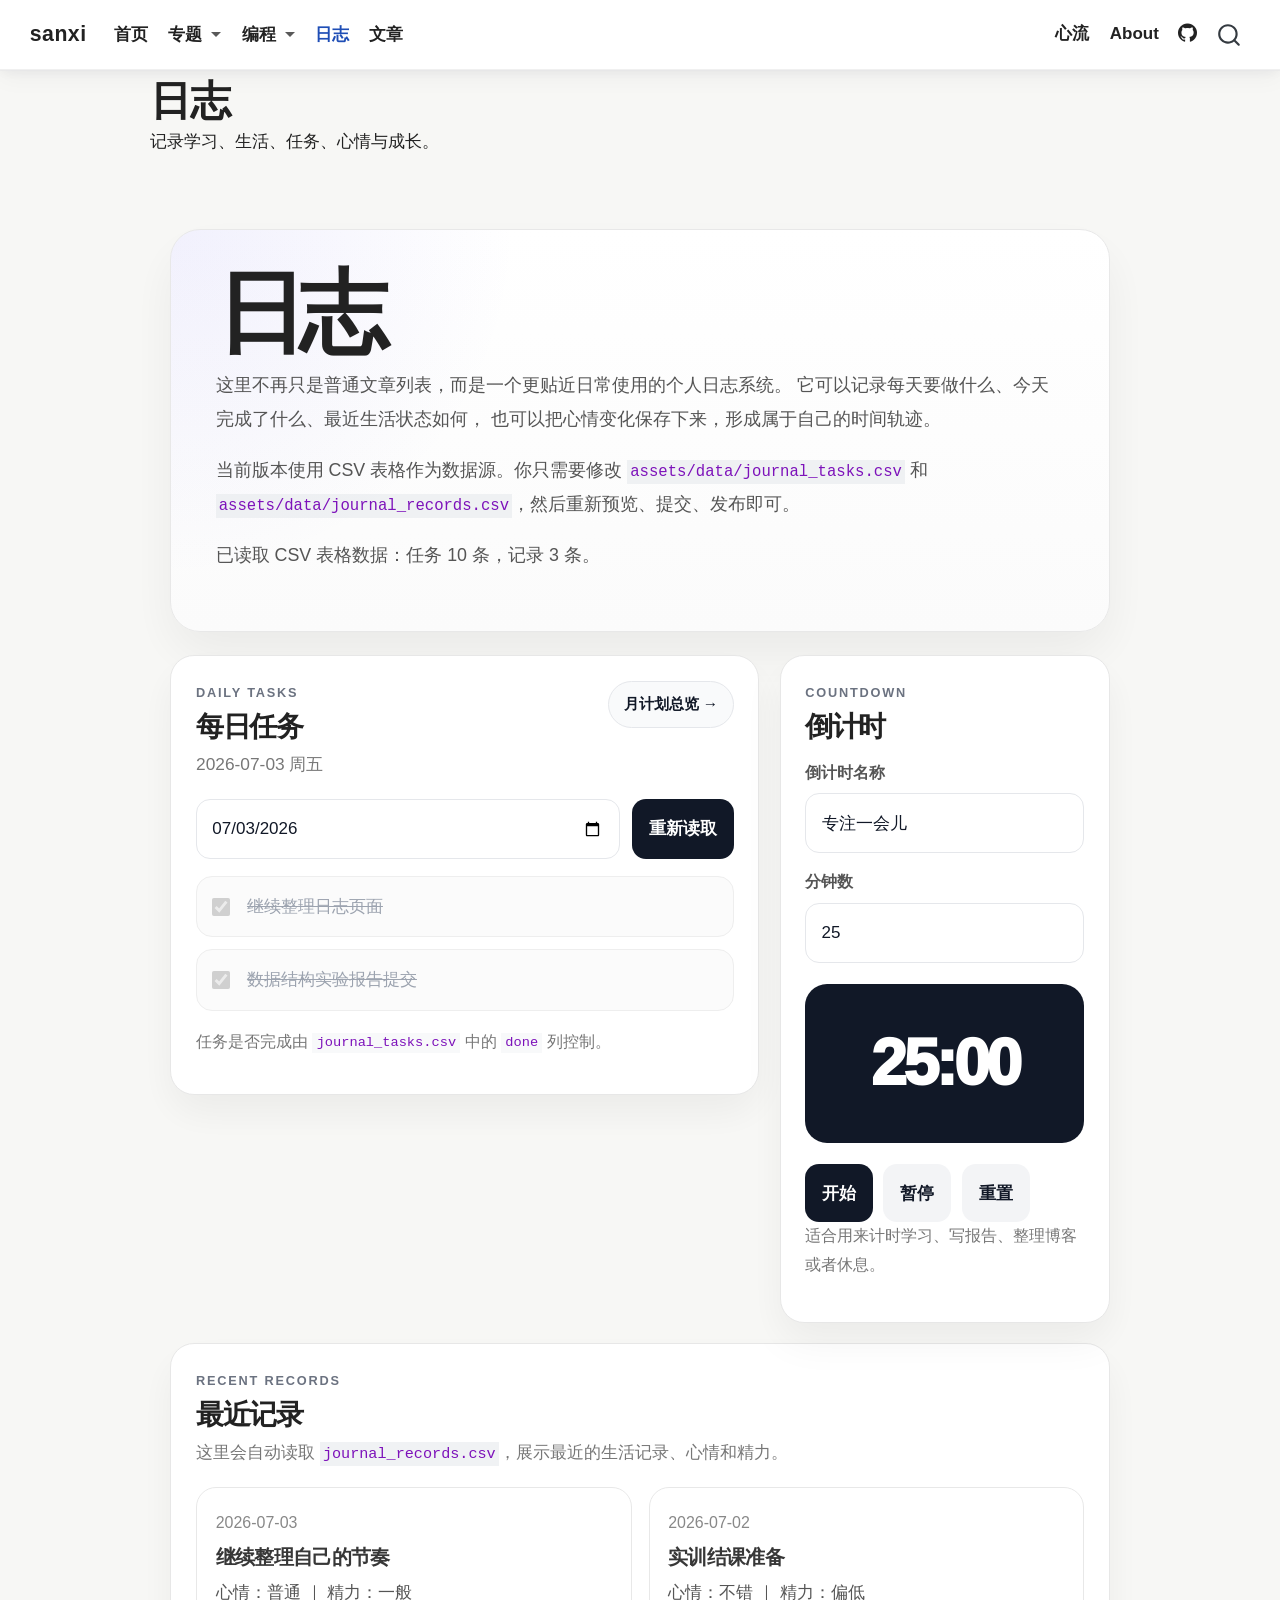
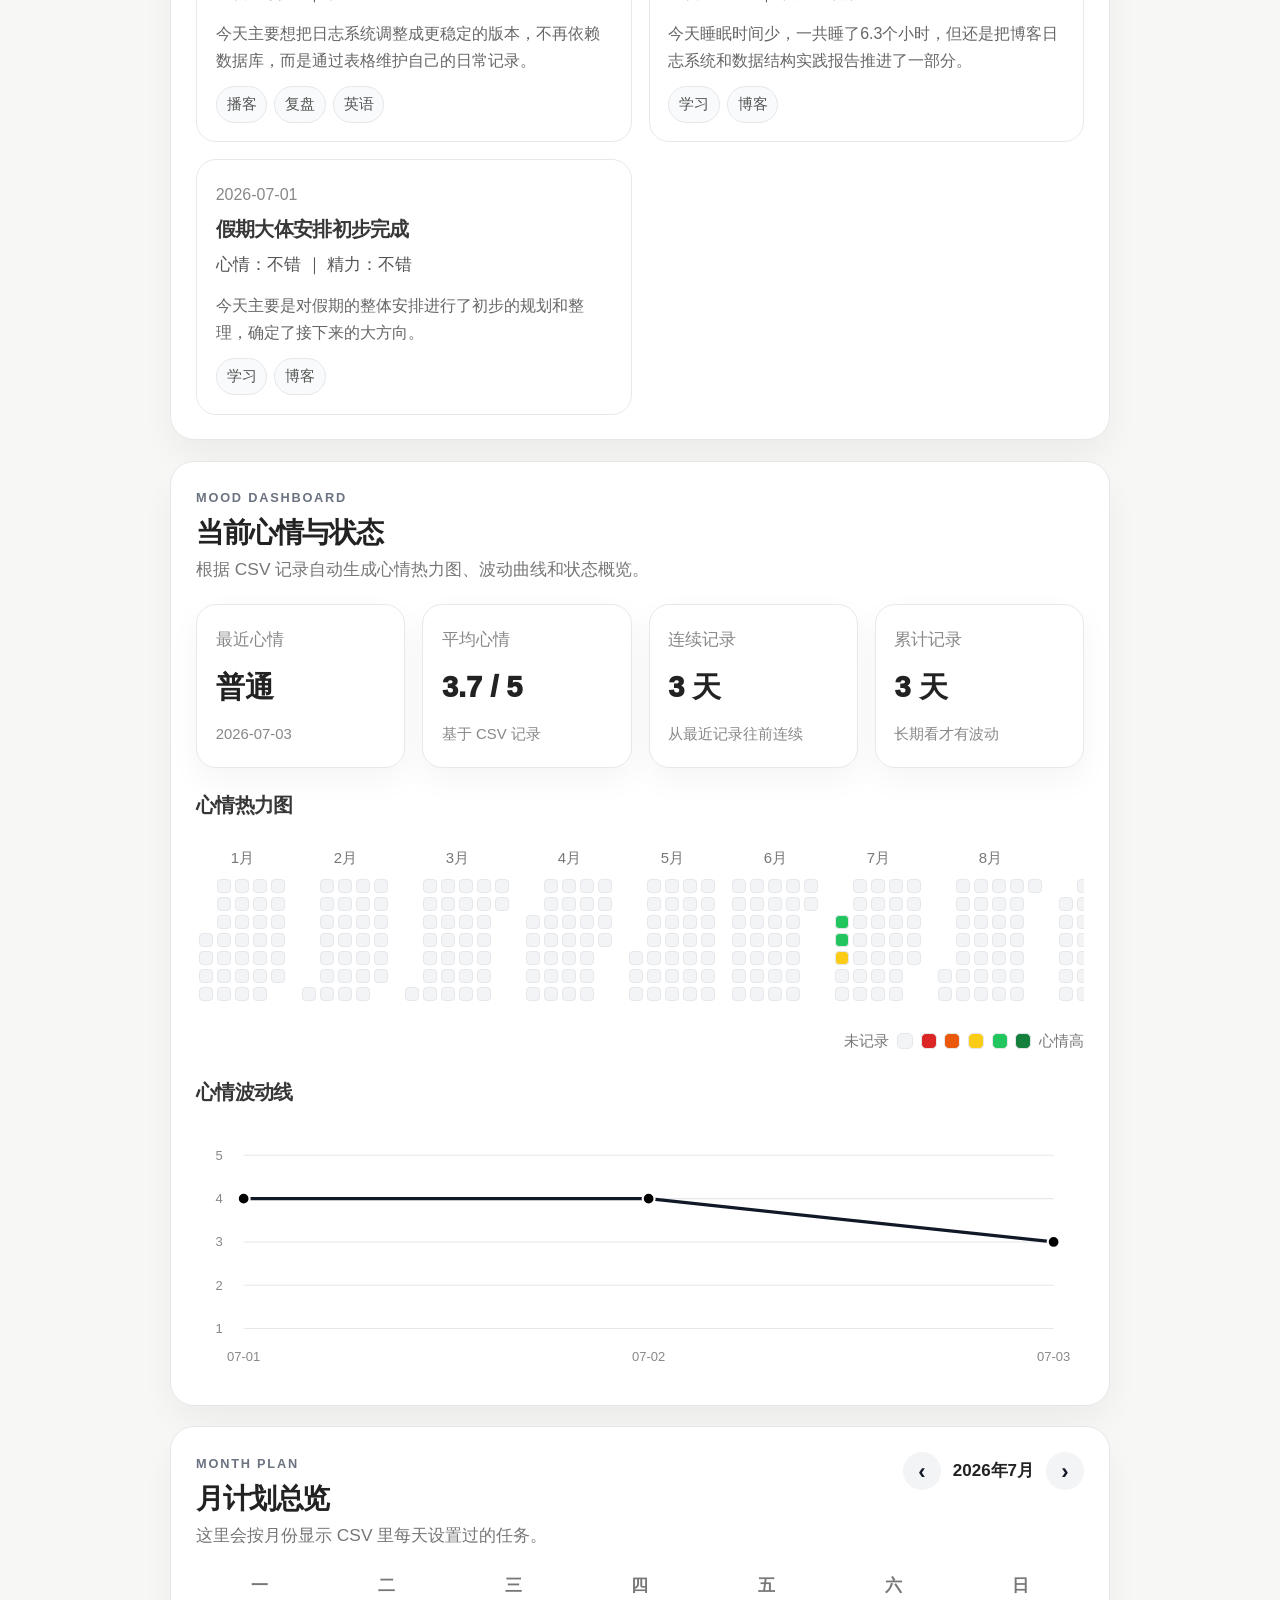
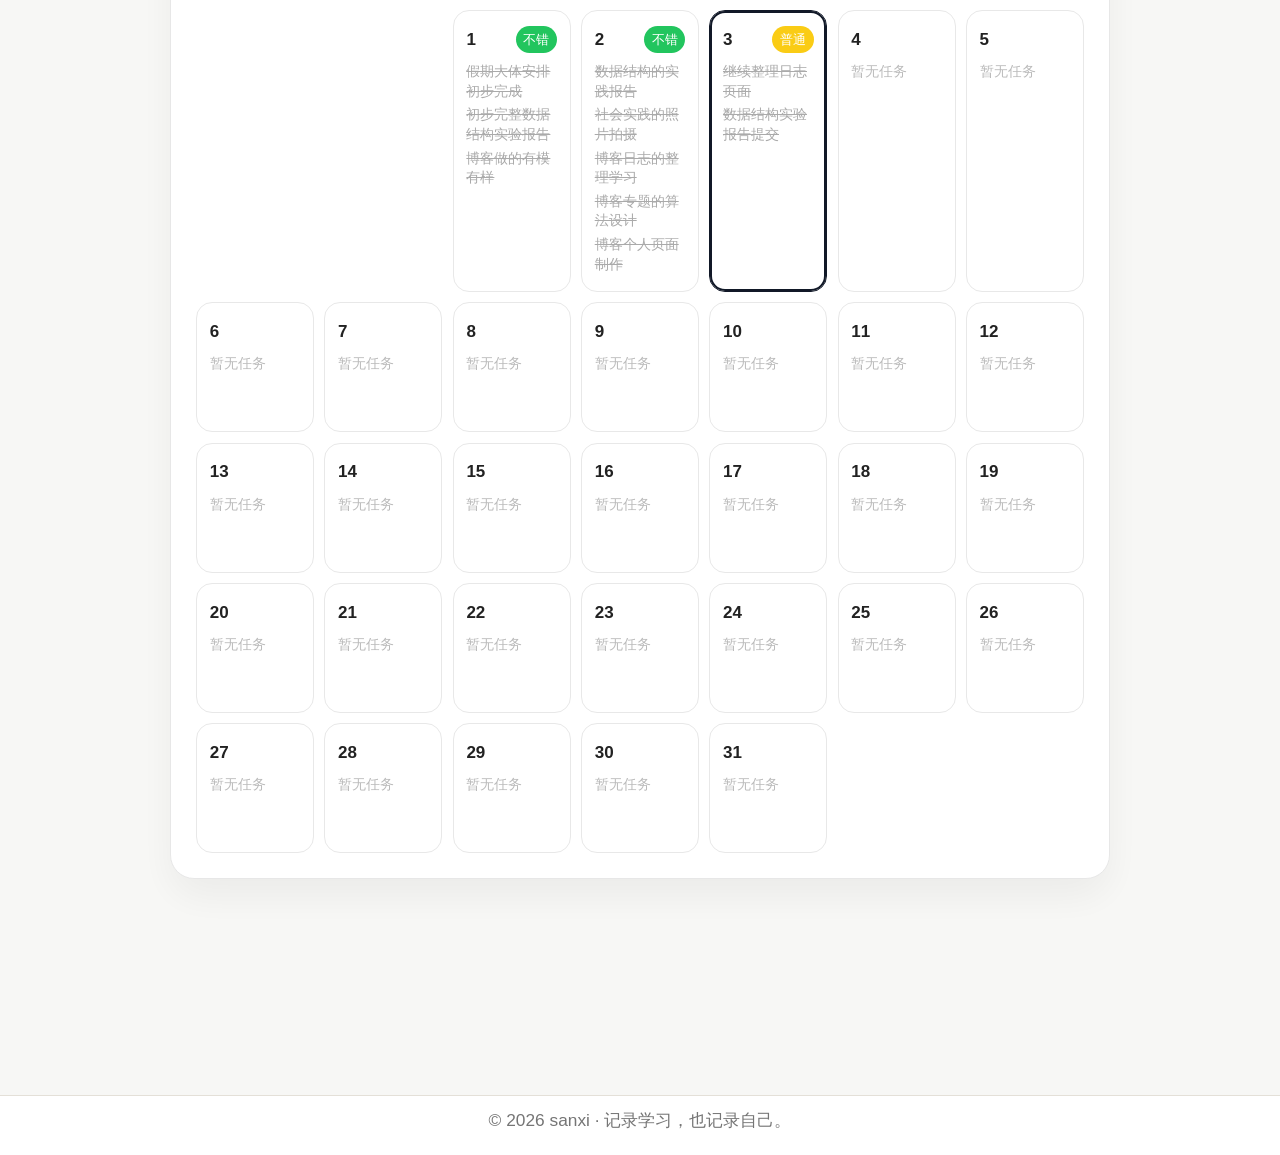
<file: journal.html>
<!DOCTYPE html>
<html xmlns="http://www.w3.org/1999/xhtml" lang="zh-Hans" xml:lang="zh-Hans"><head>

<meta charset="utf-8">
<meta name="generator" content="quarto-1.9.38">

<meta name="viewport" content="width=device-width, initial-scale=1.0, user-scalable=yes">

<meta name="description" content="记录学习、生活、任务、心情与成长。">

<title>日志 – sanxi</title>
<style>
/* Default styles provided by pandoc.
** See https://pandoc.org/MANUAL.html#variables-for-html for config info.
*/
code{white-space: pre-wrap;}
span.smallcaps{font-variant: small-caps;}
div.columns{display: flex; gap: min(4vw, 1.5em);}
div.column{flex: auto; overflow-x: auto;}
div.hanging-indent{margin-left: 1.5em; text-indent: -1.5em;}
ul.task-list{list-style: none;}
ul.task-list li input[type="checkbox"] {
  width: 0.8em;
  margin: 0 0.8em 0.2em -1em; /* quarto-specific, see https://github.com/quarto-dev/quarto-cli/issues/4556 */ 
  vertical-align: middle;
}
</style>


<script src="site_libs/quarto-nav/quarto-nav.js"></script>
<script src="site_libs/quarto-nav/headroom.min.js"></script>
<script src="site_libs/clipboard/clipboard.min.js"></script>
<script src="site_libs/quarto-search/autocomplete.umd.js"></script>
<script src="site_libs/quarto-search/fuse.min.js"></script>
<script src="site_libs/quarto-search/quarto-search.js"></script>
<meta name="quarto:offset" content="./">
<script src="site_libs/quarto-html/quarto.js" type="module"></script>
<script src="site_libs/quarto-html/tabsets/tabsets.js" type="module"></script>
<script src="site_libs/quarto-html/popper.min.js"></script>
<script src="site_libs/quarto-html/tippy.umd.min.js"></script>
<script src="site_libs/quarto-html/anchor.min.js"></script>
<link href="site_libs/quarto-html/tippy.css" rel="stylesheet">
<link href="site_libs/quarto-html/quarto-syntax-highlighting-15634bcf2e68342d4ad2dfa704d543f6.css" rel="stylesheet" id="quarto-text-highlighting-styles">
<script src="site_libs/bootstrap/bootstrap.min.js"></script>
<link href="site_libs/bootstrap/bootstrap-icons.css" rel="stylesheet">
<link href="site_libs/bootstrap/bootstrap-663a0eb266e409ebd30675dd86af22bb.min.css" rel="stylesheet" append-hash="true" id="quarto-bootstrap" data-mode="light">
<script id="quarto-search-options" type="application/json">{
  "location": "navbar",
  "copy-button": false,
  "collapse-after": 3,
  "panel-placement": "end",
  "type": "overlay",
  "limit": 50,
  "keyboard-shortcut": [
    "f",
    "/",
    "s"
  ],
  "show-item-context": false,
  "language": {
    "search-no-results-text": "没有结果",
    "search-matching-documents-text": "匹配的文档",
    "search-copy-link-title": "复制搜索链接",
    "search-hide-matches-text": "隐藏其它匹配结果",
    "search-more-match-text": "更多匹配结果",
    "search-more-matches-text": "更多匹配结果",
    "search-clear-button-title": "清除",
    "search-text-placeholder": "",
    "search-detached-cancel-button-title": "取消",
    "search-submit-button-title": "提交",
    "search-label": "搜索"
  }
}</script>
<style>html{ scroll-behavior: smooth; }</style>


<link rel="stylesheet" href="styles.css">
</head>

<body class="nav-fixed quarto-light">

<div id="quarto-search-results"></div>
  <header id="quarto-header" class="headroom fixed-top">
    <nav class="navbar navbar-expand-lg " data-bs-theme="dark">
      <div class="navbar-container container-fluid">
      <div class="navbar-brand-container mx-auto">
    <a class="navbar-brand" href="./index.html">
    <span class="navbar-title">sanxi</span>
    </a>
  </div>
            <div id="quarto-search" class="" title="搜索"></div>
          <button class="navbar-toggler" type="button" data-bs-toggle="collapse" data-bs-target="#navbarCollapse" aria-controls="navbarCollapse" role="menu" aria-expanded="false" aria-label="展开或折叠导航栏" onclick="if (window.quartoToggleHeadroom) { window.quartoToggleHeadroom(); }">
  <span class="navbar-toggler-icon"></span>
</button>
          <div class="collapse navbar-collapse" id="navbarCollapse">
            <ul class="navbar-nav navbar-nav-scroll me-auto">
  <li class="nav-item">
    <a class="nav-link" href="./index.html"> 
<span class="menu-text">首页</span></a>
  </li>  
  <li class="nav-item dropdown ">
    <a class="nav-link dropdown-toggle" href="#" id="nav-menu-" role="link" data-bs-toggle="dropdown" aria-expanded="false">
 <span class="menu-text">专题</span>
    </a>
    <ul class="dropdown-menu" aria-labelledby="nav-menu-">    
        <li>
    <a class="dropdown-item" href="./topics/index.html">
 <span class="dropdown-text">专题首页</span></a>
  </li>  
        <li>
    <a class="dropdown-item" href="./topics/math-modeling/index.html">
 <span class="dropdown-text">数学建模</span></a>
  </li>  
        <li>
    <a class="dropdown-item" href="./topics/numerical-analysis/index.html">
 <span class="dropdown-text">数值分析</span></a>
  </li>  
        <li>
    <a class="dropdown-item" href="./topics/algorithm/index.html">
 <span class="dropdown-text">算法图解</span></a>
  </li>  
    </ul>
  </li>
  <li class="nav-item dropdown ">
    <a class="nav-link dropdown-toggle" href="#" id="nav-menu--1" role="link" data-bs-toggle="dropdown" aria-expanded="false">
 <span class="menu-text">编程</span>
    </a>
    <ul class="dropdown-menu" aria-labelledby="nav-menu--1">    
        <li>
    <a class="dropdown-item" href="./topics/matlab/index.html">
 <span class="dropdown-text">MATLAB</span></a>
  </li>  
        <li>
    <a class="dropdown-item" href="./topics/python/index.html">
 <span class="dropdown-text">Python</span></a>
  </li>  
        <li>
    <a class="dropdown-item" href="./topics/mathematical/index.html">
 <span class="dropdown-text">Mathematical</span></a>
  </li>  
    </ul>
  </li>
  <li class="nav-item">
    <a class="nav-link active" href="./journal.html" aria-current="page"> 
<span class="menu-text">日志</span></a>
  </li>  
  <li class="nav-item">
    <a class="nav-link" href="./posts/welcome/index.html"> 
<span class="menu-text">文章</span></a>
  </li>  
</ul>
            <ul class="navbar-nav navbar-nav-scroll ms-auto">
  <li class="nav-item">
    <a class="nav-link" href="./xinliu.html"> 
<span class="menu-text">心流</span></a>
  </li>  
  <li class="nav-item">
    <a class="nav-link" href="./about.html"> 
<span class="menu-text">About</span></a>
  </li>  
  <li class="nav-item compact">
    <a class="nav-link" href="https://github.com/sunjiaxi378-stack/sanxi"> <i class="bi bi-github" role="img" aria-label="GitHub">
</i> 
<span class="menu-text"></span></a>
  </li>  
</ul>
          </div> <!-- /navcollapse -->
            <div class="quarto-navbar-tools">
</div>
      </div> <!-- /container-fluid -->
    </nav>
</header>
<!-- content -->
<div id="quarto-content" class="quarto-container page-columns page-rows-contents page-layout-full page-navbar">
<!-- sidebar -->
<!-- margin-sidebar -->
    
<!-- main -->
<main class="content column-page" id="quarto-document-content">

<header id="title-block-header" class="quarto-title-block default">
<div class="quarto-title">
<h1 class="title">日志</h1>
</div>

<div>
  <div class="description">
    记录学习、生活、任务、心情与成长。
  </div>
</div>


<div class="quarto-title-meta column-page">

    
  
    
  </div>
  


</header>


<div id="sx-journal-root">

</div>
<script src="assets/js/journal-system.js"></script>



</main> <!-- /main -->
<script id="quarto-html-after-body" type="application/javascript">
  window.document.addEventListener("DOMContentLoaded", function (event) {
    const icon = "";
    const anchorJS = new window.AnchorJS();
    anchorJS.options = {
      placement: 'right',
      icon: icon
    };
    anchorJS.add('.anchored');
    const isCodeAnnotation = (el) => {
      for (const clz of el.classList) {
        if (clz.startsWith('code-annotation-')) {                     
          return true;
        }
      }
      return false;
    }
    const onCopySuccess = function(e) {
      // button target
      const button = e.trigger;
      // don't keep focus
      button.blur();
      // flash "checked"
      button.classList.add('code-copy-button-checked');
      var currentTitle = button.getAttribute("title");
      button.setAttribute("title", "已复制");
      let tooltip;
      if (window.bootstrap) {
        button.setAttribute("data-bs-toggle", "tooltip");
        button.setAttribute("data-bs-placement", "left");
        button.setAttribute("data-bs-title", "已复制");
        tooltip = new bootstrap.Tooltip(button, 
          { trigger: "manual", 
            customClass: "code-copy-button-tooltip",
            offset: [0, -8]});
        tooltip.show();    
      }
      setTimeout(function() {
        if (tooltip) {
          tooltip.hide();
          button.removeAttribute("data-bs-title");
          button.removeAttribute("data-bs-toggle");
          button.removeAttribute("data-bs-placement");
        }
        button.setAttribute("title", currentTitle);
        button.classList.remove('code-copy-button-checked');
      }, 1000);
      // clear code selection
      e.clearSelection();
    }
    const getTextToCopy = function(trigger) {
      const outerScaffold = trigger.parentElement.cloneNode(true);
      const codeEl = outerScaffold.querySelector('code');
      for (const childEl of codeEl.children) {
        if (isCodeAnnotation(childEl)) {
          childEl.remove();
        }
      }
      return codeEl.innerText;
    }
    const clipboard = new window.ClipboardJS('.code-copy-button:not([data-in-quarto-modal])', {
      text: getTextToCopy
    });
    clipboard.on('success', onCopySuccess);
    if (window.document.getElementById('quarto-embedded-source-code-modal')) {
      const clipboardModal = new window.ClipboardJS('.code-copy-button[data-in-quarto-modal]', {
        text: getTextToCopy,
        container: window.document.getElementById('quarto-embedded-source-code-modal')
      });
      clipboardModal.on('success', onCopySuccess);
    }
      var localhostRegex = new RegExp(/^(?:http|https):\/\/localhost\:?[0-9]*\//);
      var mailtoRegex = new RegExp(/^mailto:/);
        var filterRegex = new RegExp("https:\/\/sunjiaxi378-stack\.github\.io\/sanxi\/");
      var isInternal = (href) => {
          return filterRegex.test(href) || localhostRegex.test(href) || mailtoRegex.test(href);
      }
      // Inspect non-navigation links and adorn them if external
     var links = window.document.querySelectorAll('a[href]:not(.nav-link):not(.navbar-brand):not(.toc-action):not(.sidebar-link):not(.sidebar-item-toggle):not(.pagination-link):not(.no-external):not([aria-hidden]):not(.dropdown-item):not(.quarto-navigation-tool):not(.about-link)');
      for (var i=0; i<links.length; i++) {
        const link = links[i];
        if (!isInternal(link.href)) {
          // undo the damage that might have been done by quarto-nav.js in the case of
          // links that we want to consider external
          if (link.dataset.originalHref !== undefined) {
            link.href = link.dataset.originalHref;
          }
        }
      }
    function tippyHover(el, contentFn, onTriggerFn, onUntriggerFn) {
      const config = {
        allowHTML: true,
        maxWidth: 500,
        delay: 100,
        arrow: false,
        appendTo: function(el) {
            return el.parentElement;
        },
        interactive: true,
        interactiveBorder: 10,
        theme: 'quarto',
        placement: 'bottom-start',
      };
      if (contentFn) {
        config.content = contentFn;
      }
      if (onTriggerFn) {
        config.onTrigger = onTriggerFn;
      }
      if (onUntriggerFn) {
        config.onUntrigger = onUntriggerFn;
      }
      window.tippy(el, config); 
    }
    const noterefs = window.document.querySelectorAll('a[role="doc-noteref"]');
    for (var i=0; i<noterefs.length; i++) {
      const ref = noterefs[i];
      tippyHover(ref, function() {
        // use id or data attribute instead here
        let href = ref.getAttribute('data-footnote-href') || ref.getAttribute('href');
        try { href = new URL(href).hash; } catch {}
        const id = href.replace(/^#\/?/, "");
        const note = window.document.getElementById(id);
        if (note) {
          return note.innerHTML;
        } else {
          return "";
        }
      });
    }
    const xrefs = window.document.querySelectorAll('a.quarto-xref');
    const processXRef = (id, note) => {
      // Strip column container classes
      const stripColumnClz = (el) => {
        el.classList.remove("page-full", "page-columns");
        if (el.children) {
          for (const child of el.children) {
            stripColumnClz(child);
          }
        }
      }
      stripColumnClz(note)
      if (id === null || id.startsWith('sec-')) {
        // Special case sections, only their first couple elements
        const container = document.createElement("div");
        if (note.children && note.children.length > 2) {
          container.appendChild(note.children[0].cloneNode(true));
          for (let i = 1; i < note.children.length; i++) {
            const child = note.children[i];
            if (child.tagName === "P" && child.innerText === "") {
              continue;
            } else {
              container.appendChild(child.cloneNode(true));
              break;
            }
          }
          if (window.Quarto?.typesetMath) {
            window.Quarto.typesetMath(container);
          }
          return container.innerHTML
        } else {
          if (window.Quarto?.typesetMath) {
            window.Quarto.typesetMath(note);
          }
          return note.innerHTML;
        }
      } else {
        // Remove any anchor links if they are present
        const anchorLink = note.querySelector('a.anchorjs-link');
        if (anchorLink) {
          anchorLink.remove();
        }
        if (window.Quarto?.typesetMath) {
          window.Quarto.typesetMath(note);
        }
        if (note.classList.contains("callout")) {
          return note.outerHTML;
        } else {
          return note.innerHTML;
        }
      }
    }
    for (var i=0; i<xrefs.length; i++) {
      const xref = xrefs[i];
      tippyHover(xref, undefined, function(instance) {
        instance.disable();
        let url = xref.getAttribute('href');
        let hash = undefined; 
        if (url.startsWith('#')) {
          hash = url;
        } else {
          try { hash = new URL(url).hash; } catch {}
        }
        if (hash) {
          const id = hash.replace(/^#\/?/, "");
          const note = window.document.getElementById(id);
          if (note !== null) {
            try {
              const html = processXRef(id, note.cloneNode(true));
              instance.setContent(html);
            } finally {
              instance.enable();
              instance.show();
            }
          } else {
            // See if we can fetch this
            fetch(url.split('#')[0])
            .then(res => res.text())
            .then(html => {
              const parser = new DOMParser();
              const htmlDoc = parser.parseFromString(html, "text/html");
              const note = htmlDoc.getElementById(id);
              if (note !== null) {
                const html = processXRef(id, note);
                instance.setContent(html);
              } 
            }).finally(() => {
              instance.enable();
              instance.show();
            });
          }
        } else {
          // See if we can fetch a full url (with no hash to target)
          // This is a special case and we should probably do some content thinning / targeting
          fetch(url)
          .then(res => res.text())
          .then(html => {
            const parser = new DOMParser();
            const htmlDoc = parser.parseFromString(html, "text/html");
            const note = htmlDoc.querySelector('main.content');
            if (note !== null) {
              // This should only happen for chapter cross references
              // (since there is no id in the URL)
              // remove the first header
              if (note.children.length > 0 && note.children[0].tagName === "HEADER") {
                note.children[0].remove();
              }
              const html = processXRef(null, note);
              instance.setContent(html);
            } 
          }).finally(() => {
            instance.enable();
            instance.show();
          });
        }
      }, function(instance) {
      });
    }
        let selectedAnnoteEl;
        const selectorForAnnotation = ( cell, annotation) => {
          let cellAttr = 'data-code-cell="' + cell + '"';
          let lineAttr = 'data-code-annotation="' +  annotation + '"';
          const selector = 'span[' + cellAttr + '][' + lineAttr + ']';
          return selector;
        }
        const selectCodeLines = (annoteEl) => {
          const doc = window.document;
          const targetCell = annoteEl.getAttribute("data-target-cell");
          const targetAnnotation = annoteEl.getAttribute("data-target-annotation");
          const annoteSpan = window.document.querySelector(selectorForAnnotation(targetCell, targetAnnotation));
          const lines = annoteSpan.getAttribute("data-code-lines").split(",");
          const lineIds = lines.map((line) => {
            return targetCell + "-" + line;
          })
          let top = null;
          let height = null;
          let parent = null;
          if (lineIds.length > 0) {
              //compute the position of the single el (top and bottom and make a div)
              const el = window.document.getElementById(lineIds[0]);
              top = el.offsetTop;
              height = el.offsetHeight;
              parent = el.parentElement.parentElement;
            if (lineIds.length > 1) {
              const lastEl = window.document.getElementById(lineIds[lineIds.length - 1]);
              const bottom = lastEl.offsetTop + lastEl.offsetHeight;
              height = bottom - top;
            }
            if (top !== null && height !== null && parent !== null) {
              // cook up a div (if necessary) and position it 
              let div = window.document.getElementById("code-annotation-line-highlight");
              if (div === null) {
                div = window.document.createElement("div");
                div.setAttribute("id", "code-annotation-line-highlight");
                div.style.position = 'absolute';
                parent.appendChild(div);
              }
              div.style.top = top - 2 + "px";
              div.style.height = height + 4 + "px";
              div.style.left = 0;
              let gutterDiv = window.document.getElementById("code-annotation-line-highlight-gutter");
              if (gutterDiv === null) {
                gutterDiv = window.document.createElement("div");
                gutterDiv.setAttribute("id", "code-annotation-line-highlight-gutter");
                gutterDiv.style.position = 'absolute';
                const codeCell = window.document.getElementById(targetCell);
                const gutter = codeCell.querySelector('.code-annotation-gutter');
                gutter.appendChild(gutterDiv);
              }
              gutterDiv.style.top = top - 2 + "px";
              gutterDiv.style.height = height + 4 + "px";
            }
            selectedAnnoteEl = annoteEl;
          }
        };
        const unselectCodeLines = () => {
          const elementsIds = ["code-annotation-line-highlight", "code-annotation-line-highlight-gutter"];
          elementsIds.forEach((elId) => {
            const div = window.document.getElementById(elId);
            if (div) {
              div.remove();
            }
          });
          selectedAnnoteEl = undefined;
        };
          // Handle positioning of the toggle
      window.addEventListener(
        "resize",
        throttle(() => {
          elRect = undefined;
          if (selectedAnnoteEl) {
            selectCodeLines(selectedAnnoteEl);
          }
        }, 10)
      );
      function throttle(fn, ms) {
      let throttle = false;
      let timer;
        return (...args) => {
          if(!throttle) { // first call gets through
              fn.apply(this, args);
              throttle = true;
          } else { // all the others get throttled
              if(timer) clearTimeout(timer); // cancel #2
              timer = setTimeout(() => {
                fn.apply(this, args);
                timer = throttle = false;
              }, ms);
          }
        };
      }
        // Attach click handler to the DT
        const annoteDls = window.document.querySelectorAll('dt[data-target-cell]');
        for (const annoteDlNode of annoteDls) {
          annoteDlNode.addEventListener('click', (event) => {
            const clickedEl = event.target;
            if (clickedEl !== selectedAnnoteEl) {
              unselectCodeLines();
              const activeEl = window.document.querySelector('dt[data-target-cell].code-annotation-active');
              if (activeEl) {
                activeEl.classList.remove('code-annotation-active');
              }
              selectCodeLines(clickedEl);
              clickedEl.classList.add('code-annotation-active');
            } else {
              // Unselect the line
              unselectCodeLines();
              clickedEl.classList.remove('code-annotation-active');
            }
          });
        }
    const findCites = (el) => {
      const parentEl = el.parentElement;
      if (parentEl) {
        const cites = parentEl.dataset.cites;
        if (cites) {
          return {
            el,
            cites: cites.split(' ')
          };
        } else {
          return findCites(el.parentElement)
        }
      } else {
        return undefined;
      }
    };
    var bibliorefs = window.document.querySelectorAll('a[role="doc-biblioref"]');
    for (var i=0; i<bibliorefs.length; i++) {
      const ref = bibliorefs[i];
      const citeInfo = findCites(ref);
      if (citeInfo) {
        tippyHover(citeInfo.el, function() {
          var popup = window.document.createElement('div');
          citeInfo.cites.forEach(function(cite) {
            var citeDiv = window.document.createElement('div');
            citeDiv.classList.add('hanging-indent');
            citeDiv.classList.add('csl-entry');
            var biblioDiv = window.document.getElementById('ref-' + cite);
            if (biblioDiv) {
              citeDiv.innerHTML = biblioDiv.innerHTML;
            }
            popup.appendChild(citeDiv);
          });
          return popup.innerHTML;
        });
      }
    }
  });
  </script>
</div> <!-- /content -->
<footer class="footer">
  <div class="nav-footer">
    <div class="nav-footer-left">
      &nbsp;
    </div>   
    <div class="nav-footer-center">
<p>© 2026 sanxi · 记录学习，也记录自己。</p>
</div>
    <div class="nav-footer-right">
      &nbsp;
    </div>
  </div>
</footer>




<script src="site_libs/quarto-html/zenscroll-min.js"></script>
</body></html>
</file>
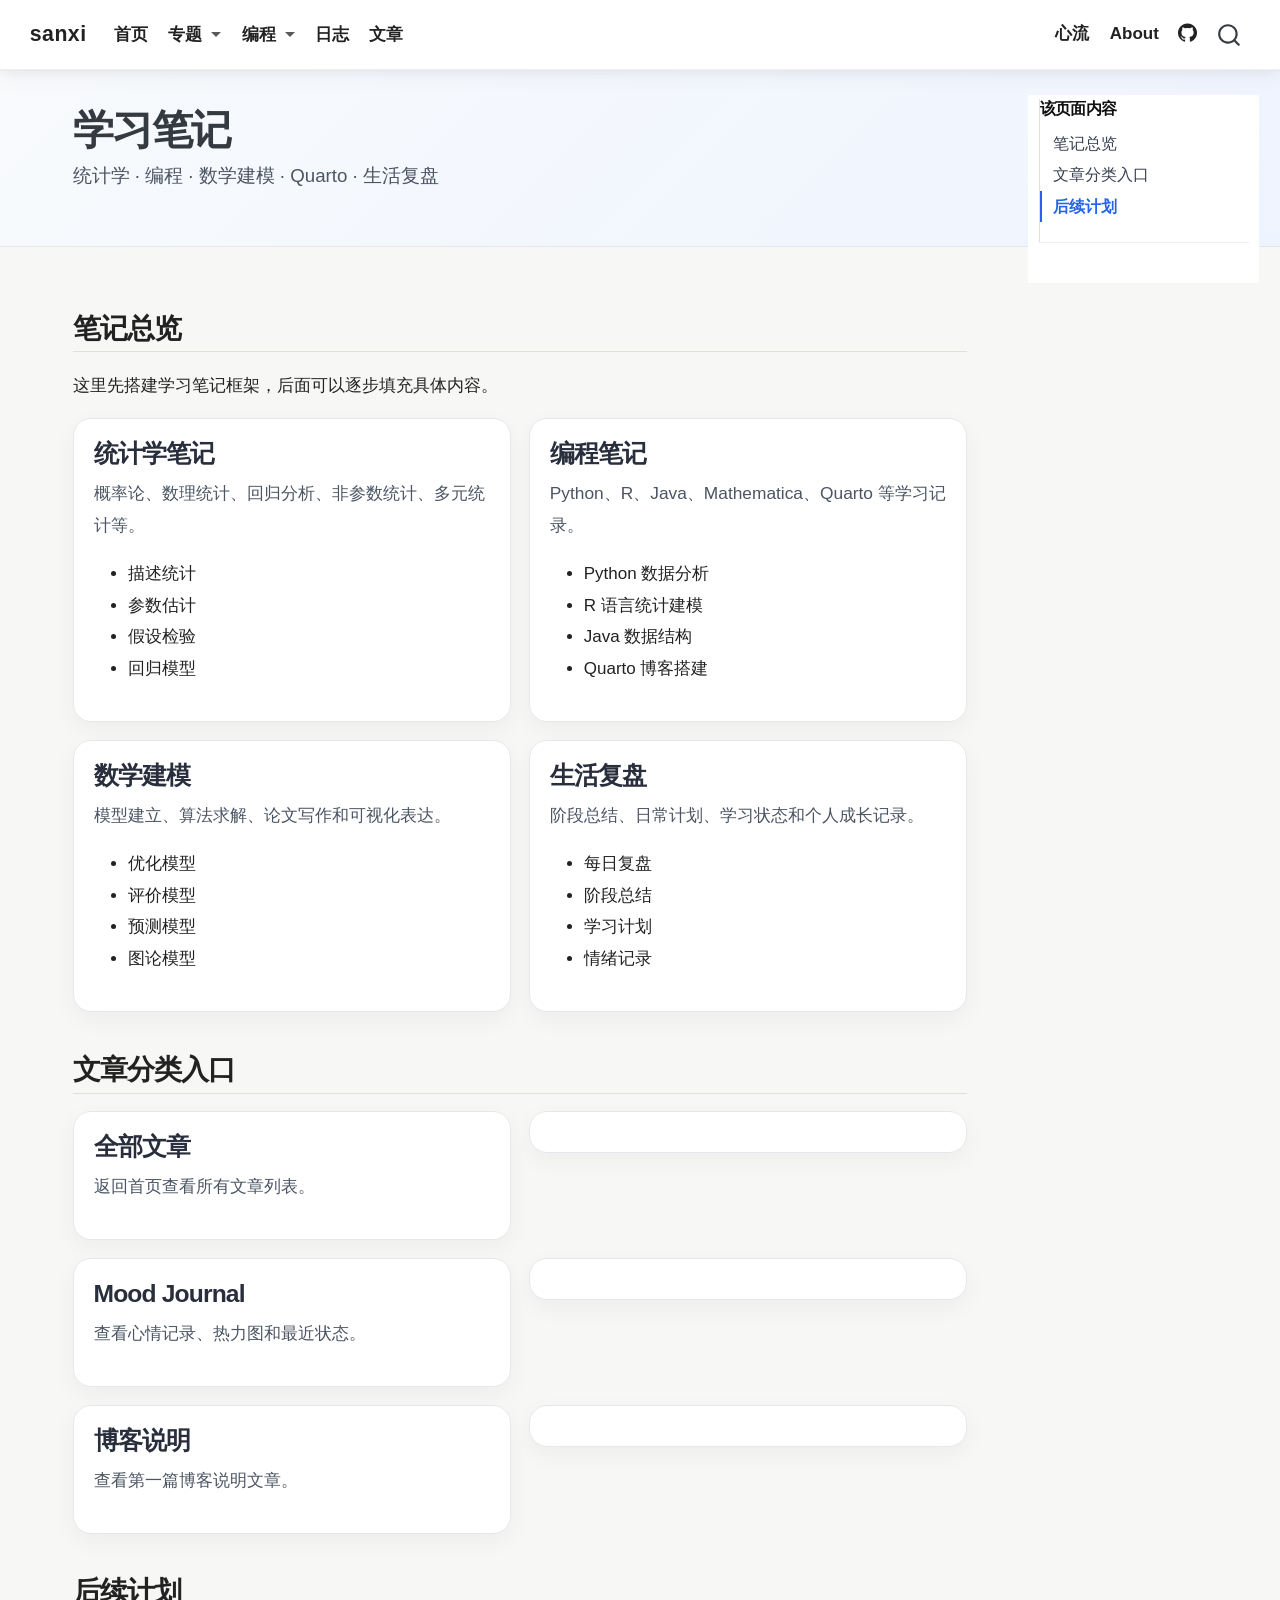
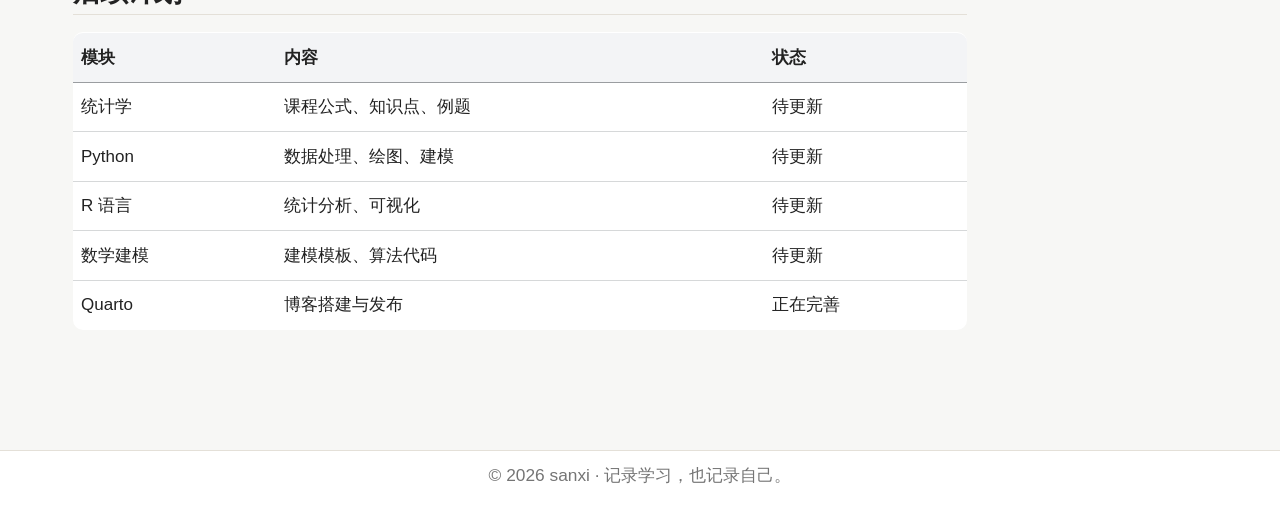
<file: notes.html>
<!DOCTYPE html>
<html xmlns="http://www.w3.org/1999/xhtml" lang="zh-Hans" xml:lang="zh-Hans"><head>

<meta charset="utf-8">
<meta name="generator" content="quarto-1.9.38">

<meta name="viewport" content="width=device-width, initial-scale=1.0, user-scalable=yes">


<title>学习笔记 – sanxi</title>
<style>
/* Default styles provided by pandoc.
** See https://pandoc.org/MANUAL.html#variables-for-html for config info.
*/
code{white-space: pre-wrap;}
span.smallcaps{font-variant: small-caps;}
div.columns{display: flex; gap: min(4vw, 1.5em);}
div.column{flex: auto; overflow-x: auto;}
div.hanging-indent{margin-left: 1.5em; text-indent: -1.5em;}
ul.task-list{list-style: none;}
ul.task-list li input[type="checkbox"] {
  width: 0.8em;
  margin: 0 0.8em 0.2em -1em; /* quarto-specific, see https://github.com/quarto-dev/quarto-cli/issues/4556 */ 
  vertical-align: middle;
}
</style>


<script src="site_libs/quarto-nav/quarto-nav.js"></script>
<script src="site_libs/quarto-nav/headroom.min.js"></script>
<script src="site_libs/clipboard/clipboard.min.js"></script>
<script src="site_libs/quarto-search/autocomplete.umd.js"></script>
<script src="site_libs/quarto-search/fuse.min.js"></script>
<script src="site_libs/quarto-search/quarto-search.js"></script>
<meta name="quarto:offset" content="./">
<script src="site_libs/quarto-html/quarto.js" type="module"></script>
<script src="site_libs/quarto-html/tabsets/tabsets.js" type="module"></script>
<script src="site_libs/quarto-html/popper.min.js"></script>
<script src="site_libs/quarto-html/tippy.umd.min.js"></script>
<script src="site_libs/quarto-html/anchor.min.js"></script>
<link href="site_libs/quarto-html/tippy.css" rel="stylesheet">
<link href="site_libs/quarto-html/quarto-syntax-highlighting-15634bcf2e68342d4ad2dfa704d543f6.css" rel="stylesheet" id="quarto-text-highlighting-styles">
<script src="site_libs/bootstrap/bootstrap.min.js"></script>
<link href="site_libs/bootstrap/bootstrap-icons.css" rel="stylesheet">
<link href="site_libs/bootstrap/bootstrap-663a0eb266e409ebd30675dd86af22bb.min.css" rel="stylesheet" append-hash="true" id="quarto-bootstrap" data-mode="light">
<script id="quarto-search-options" type="application/json">{
  "location": "navbar",
  "copy-button": false,
  "collapse-after": 3,
  "panel-placement": "end",
  "type": "overlay",
  "limit": 50,
  "keyboard-shortcut": [
    "f",
    "/",
    "s"
  ],
  "show-item-context": false,
  "language": {
    "search-no-results-text": "没有结果",
    "search-matching-documents-text": "匹配的文档",
    "search-copy-link-title": "复制搜索链接",
    "search-hide-matches-text": "隐藏其它匹配结果",
    "search-more-match-text": "更多匹配结果",
    "search-more-matches-text": "更多匹配结果",
    "search-clear-button-title": "清除",
    "search-text-placeholder": "",
    "search-detached-cancel-button-title": "取消",
    "search-submit-button-title": "提交",
    "search-label": "搜索"
  }
}</script>
<style>html{ scroll-behavior: smooth; }</style>


<link rel="stylesheet" href="styles.css">
</head>

<body class="nav-fixed quarto-light">

<div id="quarto-search-results"></div>
  <header id="quarto-header" class="headroom fixed-top quarto-banner">
    <nav class="navbar navbar-expand-lg " data-bs-theme="dark">
      <div class="navbar-container container-fluid">
      <div class="navbar-brand-container mx-auto">
    <a class="navbar-brand" href="./index.html">
    <span class="navbar-title">sanxi</span>
    </a>
  </div>
            <div id="quarto-search" class="" title="搜索"></div>
          <button class="navbar-toggler" type="button" data-bs-toggle="collapse" data-bs-target="#navbarCollapse" aria-controls="navbarCollapse" role="menu" aria-expanded="false" aria-label="展开或折叠导航栏" onclick="if (window.quartoToggleHeadroom) { window.quartoToggleHeadroom(); }">
  <span class="navbar-toggler-icon"></span>
</button>
          <div class="collapse navbar-collapse" id="navbarCollapse">
            <ul class="navbar-nav navbar-nav-scroll me-auto">
  <li class="nav-item">
    <a class="nav-link" href="./index.html"> 
<span class="menu-text">首页</span></a>
  </li>  
  <li class="nav-item dropdown ">
    <a class="nav-link dropdown-toggle" href="#" id="nav-menu-" role="link" data-bs-toggle="dropdown" aria-expanded="false">
 <span class="menu-text">专题</span>
    </a>
    <ul class="dropdown-menu" aria-labelledby="nav-menu-">    
        <li>
    <a class="dropdown-item" href="./topics/index.html">
 <span class="dropdown-text">专题首页</span></a>
  </li>  
        <li>
    <a class="dropdown-item" href="./topics/math-modeling/index.html">
 <span class="dropdown-text">数学建模</span></a>
  </li>  
        <li>
    <a class="dropdown-item" href="./topics/numerical-analysis/index.html">
 <span class="dropdown-text">数值分析</span></a>
  </li>  
        <li>
    <a class="dropdown-item" href="./topics/algorithm/index.html">
 <span class="dropdown-text">算法图解</span></a>
  </li>  
    </ul>
  </li>
  <li class="nav-item dropdown ">
    <a class="nav-link dropdown-toggle" href="#" id="nav-menu--1" role="link" data-bs-toggle="dropdown" aria-expanded="false">
 <span class="menu-text">编程</span>
    </a>
    <ul class="dropdown-menu" aria-labelledby="nav-menu--1">    
        <li>
    <a class="dropdown-item" href="./topics/matlab/index.html">
 <span class="dropdown-text">MATLAB</span></a>
  </li>  
        <li>
    <a class="dropdown-item" href="./topics/python/index.html">
 <span class="dropdown-text">Python</span></a>
  </li>  
        <li>
    <a class="dropdown-item" href="./topics/mathematical/index.html">
 <span class="dropdown-text">Mathematical</span></a>
  </li>  
    </ul>
  </li>
  <li class="nav-item">
    <a class="nav-link" href="./journal.html"> 
<span class="menu-text">日志</span></a>
  </li>  
  <li class="nav-item">
    <a class="nav-link" href="./posts/welcome/index.html"> 
<span class="menu-text">文章</span></a>
  </li>  
</ul>
            <ul class="navbar-nav navbar-nav-scroll ms-auto">
  <li class="nav-item">
    <a class="nav-link" href="./xinliu.html"> 
<span class="menu-text">心流</span></a>
  </li>  
  <li class="nav-item">
    <a class="nav-link" href="./about.html"> 
<span class="menu-text">About</span></a>
  </li>  
  <li class="nav-item compact">
    <a class="nav-link" href="https://github.com/sunjiaxi378-stack/sanxi"> <i class="bi bi-github" role="img" aria-label="GitHub">
</i> 
<span class="menu-text"></span></a>
  </li>  
</ul>
          </div> <!-- /navcollapse -->
            <div class="quarto-navbar-tools">
</div>
      </div> <!-- /container-fluid -->
    </nav>
</header>
<!-- content -->
<header id="title-block-header" class="quarto-title-block default page-columns page-full">
  <div class="quarto-title-banner page-columns page-full">
    <div class="quarto-title column-page-left">
      <h1 class="title">学习笔记</h1>
            <p class="subtitle lead">统计学 · 编程 · 数学建模 · Quarto · 生活复盘</p>
                      </div>
  </div>
    
  
  <div class="quarto-title-meta column-page-left">

      
    
      
    </div>
    
  
  </header><div id="quarto-content" class="quarto-container page-columns page-rows-contents page-layout-full page-navbar">
<!-- sidebar -->
<!-- margin-sidebar -->
    <div id="quarto-margin-sidebar" class="sidebar margin-sidebar">
        <nav id="TOC" role="doc-toc" class="toc-active">
    <h2 id="toc-title">该页面内容</h2>
   
  <ul>
  <li><a href="#笔记总览" id="toc-笔记总览" class="nav-link active" data-scroll-target="#笔记总览">笔记总览</a></li>
  <li><a href="#文章分类入口" id="toc-文章分类入口" class="nav-link" data-scroll-target="#文章分类入口">文章分类入口</a></li>
  <li><a href="#后续计划" id="toc-后续计划" class="nav-link" data-scroll-target="#后续计划">后续计划</a></li>
  </ul>
</nav>
    </div>
<!-- main -->
<main class="content quarto-banner-title-block column-page-left" id="quarto-document-content">





<section id="笔记总览" class="level2">
<h2 class="anchored" data-anchor-id="笔记总览">笔记总览</h2>
<p>这里先搭建学习笔记框架，后面可以逐步填充具体内容。</p>
<div class="note-grid">
<div class="note-card">
<h3 class="anchored">
统计学笔记
</h3>
<p>
概率论、数理统计、回归分析、非参数统计、多元统计等。
</p>
<ul>
<li>
描述统计
</li>
<li>
参数估计
</li>
<li>
假设检验
</li>
<li>
回归模型
</li>
</ul>
</div>
<div class="note-card">
<h3 class="anchored">
编程笔记
</h3>
<p>
Python、R、Java、Mathematica、Quarto 等学习记录。
</p>
<ul>
<li>
Python 数据分析
</li>
<li>
R 语言统计建模
</li>
<li>
Java 数据结构
</li>
<li>
Quarto 博客搭建
</li>
</ul>
</div>
<div class="note-card">
<h3 class="anchored">
数学建模
</h3>
<p>
模型建立、算法求解、论文写作和可视化表达。
</p>
<ul>
<li>
优化模型
</li>
<li>
评价模型
</li>
<li>
预测模型
</li>
<li>
图论模型
</li>
</ul>
</div>
<div class="note-card">
<h3 class="anchored">
生活复盘
</h3>
<p>
阶段总结、日常计划、学习状态和个人成长记录。
</p>
<ul>
<li>
每日复盘
</li>
<li>
阶段总结
</li>
<li>
学习计划
</li>
<li>
情绪记录
</li>
</ul>
</div>
</div>
</section>
<section id="文章分类入口" class="level2">
<h2 class="anchored" data-anchor-id="文章分类入口">文章分类入口</h2>
<div class="nav-grid">
<a class="nav-card" href="index.html">
<h3 class="anchored">
全部文章
</h3>
<p>
返回首页查看所有文章列表。
</p>
</a><p><a class="nav-card" href="index.html"></a></p>
<a class="nav-card" href="journal.html">
<h3 class="anchored">
Mood Journal
</h3>
<p>
查看心情记录、热力图和最近状态。
</p>
</a><p><a class="nav-card" href="journal.html"></a></p>
<a class="nav-card" href="posts/welcome/">
<h3 class="anchored">
博客说明
</h3>
<p>
查看第一篇博客说明文章。
</p>
</a><p><a class="nav-card" href="posts/welcome/"></a></p>
</div>
</section>
<section id="后续计划" class="level2">
<h2 class="anchored" data-anchor-id="后续计划">后续计划</h2>
<table class="caption-top table">
<thead>
<tr class="header">
<th>模块</th>
<th>内容</th>
<th>状态</th>
</tr>
</thead>
<tbody>
<tr class="odd">
<td>统计学</td>
<td>课程公式、知识点、例题</td>
<td>待更新</td>
</tr>
<tr class="even">
<td>Python</td>
<td>数据处理、绘图、建模</td>
<td>待更新</td>
</tr>
<tr class="odd">
<td>R 语言</td>
<td>统计分析、可视化</td>
<td>待更新</td>
</tr>
<tr class="even">
<td>数学建模</td>
<td>建模模板、算法代码</td>
<td>待更新</td>
</tr>
<tr class="odd">
<td>Quarto</td>
<td>博客搭建与发布</td>
<td>正在完善</td>
</tr>
</tbody>
</table>


</section>

</main> <!-- /main -->
<script id="quarto-html-after-body" type="application/javascript">
  window.document.addEventListener("DOMContentLoaded", function (event) {
    const icon = "";
    const anchorJS = new window.AnchorJS();
    anchorJS.options = {
      placement: 'right',
      icon: icon
    };
    anchorJS.add('.anchored');
    const isCodeAnnotation = (el) => {
      for (const clz of el.classList) {
        if (clz.startsWith('code-annotation-')) {                     
          return true;
        }
      }
      return false;
    }
    const onCopySuccess = function(e) {
      // button target
      const button = e.trigger;
      // don't keep focus
      button.blur();
      // flash "checked"
      button.classList.add('code-copy-button-checked');
      var currentTitle = button.getAttribute("title");
      button.setAttribute("title", "已复制");
      let tooltip;
      if (window.bootstrap) {
        button.setAttribute("data-bs-toggle", "tooltip");
        button.setAttribute("data-bs-placement", "left");
        button.setAttribute("data-bs-title", "已复制");
        tooltip = new bootstrap.Tooltip(button, 
          { trigger: "manual", 
            customClass: "code-copy-button-tooltip",
            offset: [0, -8]});
        tooltip.show();    
      }
      setTimeout(function() {
        if (tooltip) {
          tooltip.hide();
          button.removeAttribute("data-bs-title");
          button.removeAttribute("data-bs-toggle");
          button.removeAttribute("data-bs-placement");
        }
        button.setAttribute("title", currentTitle);
        button.classList.remove('code-copy-button-checked');
      }, 1000);
      // clear code selection
      e.clearSelection();
    }
    const getTextToCopy = function(trigger) {
      const outerScaffold = trigger.parentElement.cloneNode(true);
      const codeEl = outerScaffold.querySelector('code');
      for (const childEl of codeEl.children) {
        if (isCodeAnnotation(childEl)) {
          childEl.remove();
        }
      }
      return codeEl.innerText;
    }
    const clipboard = new window.ClipboardJS('.code-copy-button:not([data-in-quarto-modal])', {
      text: getTextToCopy
    });
    clipboard.on('success', onCopySuccess);
    if (window.document.getElementById('quarto-embedded-source-code-modal')) {
      const clipboardModal = new window.ClipboardJS('.code-copy-button[data-in-quarto-modal]', {
        text: getTextToCopy,
        container: window.document.getElementById('quarto-embedded-source-code-modal')
      });
      clipboardModal.on('success', onCopySuccess);
    }
      var localhostRegex = new RegExp(/^(?:http|https):\/\/localhost\:?[0-9]*\//);
      var mailtoRegex = new RegExp(/^mailto:/);
        var filterRegex = new RegExp("https:\/\/sunjiaxi378-stack\.github\.io\/sanxi\/");
      var isInternal = (href) => {
          return filterRegex.test(href) || localhostRegex.test(href) || mailtoRegex.test(href);
      }
      // Inspect non-navigation links and adorn them if external
     var links = window.document.querySelectorAll('a[href]:not(.nav-link):not(.navbar-brand):not(.toc-action):not(.sidebar-link):not(.sidebar-item-toggle):not(.pagination-link):not(.no-external):not([aria-hidden]):not(.dropdown-item):not(.quarto-navigation-tool):not(.about-link)');
      for (var i=0; i<links.length; i++) {
        const link = links[i];
        if (!isInternal(link.href)) {
          // undo the damage that might have been done by quarto-nav.js in the case of
          // links that we want to consider external
          if (link.dataset.originalHref !== undefined) {
            link.href = link.dataset.originalHref;
          }
        }
      }
    function tippyHover(el, contentFn, onTriggerFn, onUntriggerFn) {
      const config = {
        allowHTML: true,
        maxWidth: 500,
        delay: 100,
        arrow: false,
        appendTo: function(el) {
            return el.parentElement;
        },
        interactive: true,
        interactiveBorder: 10,
        theme: 'quarto',
        placement: 'bottom-start',
      };
      if (contentFn) {
        config.content = contentFn;
      }
      if (onTriggerFn) {
        config.onTrigger = onTriggerFn;
      }
      if (onUntriggerFn) {
        config.onUntrigger = onUntriggerFn;
      }
      window.tippy(el, config); 
    }
    const noterefs = window.document.querySelectorAll('a[role="doc-noteref"]');
    for (var i=0; i<noterefs.length; i++) {
      const ref = noterefs[i];
      tippyHover(ref, function() {
        // use id or data attribute instead here
        let href = ref.getAttribute('data-footnote-href') || ref.getAttribute('href');
        try { href = new URL(href).hash; } catch {}
        const id = href.replace(/^#\/?/, "");
        const note = window.document.getElementById(id);
        if (note) {
          return note.innerHTML;
        } else {
          return "";
        }
      });
    }
    const xrefs = window.document.querySelectorAll('a.quarto-xref');
    const processXRef = (id, note) => {
      // Strip column container classes
      const stripColumnClz = (el) => {
        el.classList.remove("page-full", "page-columns");
        if (el.children) {
          for (const child of el.children) {
            stripColumnClz(child);
          }
        }
      }
      stripColumnClz(note)
      if (id === null || id.startsWith('sec-')) {
        // Special case sections, only their first couple elements
        const container = document.createElement("div");
        if (note.children && note.children.length > 2) {
          container.appendChild(note.children[0].cloneNode(true));
          for (let i = 1; i < note.children.length; i++) {
            const child = note.children[i];
            if (child.tagName === "P" && child.innerText === "") {
              continue;
            } else {
              container.appendChild(child.cloneNode(true));
              break;
            }
          }
          if (window.Quarto?.typesetMath) {
            window.Quarto.typesetMath(container);
          }
          return container.innerHTML
        } else {
          if (window.Quarto?.typesetMath) {
            window.Quarto.typesetMath(note);
          }
          return note.innerHTML;
        }
      } else {
        // Remove any anchor links if they are present
        const anchorLink = note.querySelector('a.anchorjs-link');
        if (anchorLink) {
          anchorLink.remove();
        }
        if (window.Quarto?.typesetMath) {
          window.Quarto.typesetMath(note);
        }
        if (note.classList.contains("callout")) {
          return note.outerHTML;
        } else {
          return note.innerHTML;
        }
      }
    }
    for (var i=0; i<xrefs.length; i++) {
      const xref = xrefs[i];
      tippyHover(xref, undefined, function(instance) {
        instance.disable();
        let url = xref.getAttribute('href');
        let hash = undefined; 
        if (url.startsWith('#')) {
          hash = url;
        } else {
          try { hash = new URL(url).hash; } catch {}
        }
        if (hash) {
          const id = hash.replace(/^#\/?/, "");
          const note = window.document.getElementById(id);
          if (note !== null) {
            try {
              const html = processXRef(id, note.cloneNode(true));
              instance.setContent(html);
            } finally {
              instance.enable();
              instance.show();
            }
          } else {
            // See if we can fetch this
            fetch(url.split('#')[0])
            .then(res => res.text())
            .then(html => {
              const parser = new DOMParser();
              const htmlDoc = parser.parseFromString(html, "text/html");
              const note = htmlDoc.getElementById(id);
              if (note !== null) {
                const html = processXRef(id, note);
                instance.setContent(html);
              } 
            }).finally(() => {
              instance.enable();
              instance.show();
            });
          }
        } else {
          // See if we can fetch a full url (with no hash to target)
          // This is a special case and we should probably do some content thinning / targeting
          fetch(url)
          .then(res => res.text())
          .then(html => {
            const parser = new DOMParser();
            const htmlDoc = parser.parseFromString(html, "text/html");
            const note = htmlDoc.querySelector('main.content');
            if (note !== null) {
              // This should only happen for chapter cross references
              // (since there is no id in the URL)
              // remove the first header
              if (note.children.length > 0 && note.children[0].tagName === "HEADER") {
                note.children[0].remove();
              }
              const html = processXRef(null, note);
              instance.setContent(html);
            } 
          }).finally(() => {
            instance.enable();
            instance.show();
          });
        }
      }, function(instance) {
      });
    }
        let selectedAnnoteEl;
        const selectorForAnnotation = ( cell, annotation) => {
          let cellAttr = 'data-code-cell="' + cell + '"';
          let lineAttr = 'data-code-annotation="' +  annotation + '"';
          const selector = 'span[' + cellAttr + '][' + lineAttr + ']';
          return selector;
        }
        const selectCodeLines = (annoteEl) => {
          const doc = window.document;
          const targetCell = annoteEl.getAttribute("data-target-cell");
          const targetAnnotation = annoteEl.getAttribute("data-target-annotation");
          const annoteSpan = window.document.querySelector(selectorForAnnotation(targetCell, targetAnnotation));
          const lines = annoteSpan.getAttribute("data-code-lines").split(",");
          const lineIds = lines.map((line) => {
            return targetCell + "-" + line;
          })
          let top = null;
          let height = null;
          let parent = null;
          if (lineIds.length > 0) {
              //compute the position of the single el (top and bottom and make a div)
              const el = window.document.getElementById(lineIds[0]);
              top = el.offsetTop;
              height = el.offsetHeight;
              parent = el.parentElement.parentElement;
            if (lineIds.length > 1) {
              const lastEl = window.document.getElementById(lineIds[lineIds.length - 1]);
              const bottom = lastEl.offsetTop + lastEl.offsetHeight;
              height = bottom - top;
            }
            if (top !== null && height !== null && parent !== null) {
              // cook up a div (if necessary) and position it 
              let div = window.document.getElementById("code-annotation-line-highlight");
              if (div === null) {
                div = window.document.createElement("div");
                div.setAttribute("id", "code-annotation-line-highlight");
                div.style.position = 'absolute';
                parent.appendChild(div);
              }
              div.style.top = top - 2 + "px";
              div.style.height = height + 4 + "px";
              div.style.left = 0;
              let gutterDiv = window.document.getElementById("code-annotation-line-highlight-gutter");
              if (gutterDiv === null) {
                gutterDiv = window.document.createElement("div");
                gutterDiv.setAttribute("id", "code-annotation-line-highlight-gutter");
                gutterDiv.style.position = 'absolute';
                const codeCell = window.document.getElementById(targetCell);
                const gutter = codeCell.querySelector('.code-annotation-gutter');
                gutter.appendChild(gutterDiv);
              }
              gutterDiv.style.top = top - 2 + "px";
              gutterDiv.style.height = height + 4 + "px";
            }
            selectedAnnoteEl = annoteEl;
          }
        };
        const unselectCodeLines = () => {
          const elementsIds = ["code-annotation-line-highlight", "code-annotation-line-highlight-gutter"];
          elementsIds.forEach((elId) => {
            const div = window.document.getElementById(elId);
            if (div) {
              div.remove();
            }
          });
          selectedAnnoteEl = undefined;
        };
          // Handle positioning of the toggle
      window.addEventListener(
        "resize",
        throttle(() => {
          elRect = undefined;
          if (selectedAnnoteEl) {
            selectCodeLines(selectedAnnoteEl);
          }
        }, 10)
      );
      function throttle(fn, ms) {
      let throttle = false;
      let timer;
        return (...args) => {
          if(!throttle) { // first call gets through
              fn.apply(this, args);
              throttle = true;
          } else { // all the others get throttled
              if(timer) clearTimeout(timer); // cancel #2
              timer = setTimeout(() => {
                fn.apply(this, args);
                timer = throttle = false;
              }, ms);
          }
        };
      }
        // Attach click handler to the DT
        const annoteDls = window.document.querySelectorAll('dt[data-target-cell]');
        for (const annoteDlNode of annoteDls) {
          annoteDlNode.addEventListener('click', (event) => {
            const clickedEl = event.target;
            if (clickedEl !== selectedAnnoteEl) {
              unselectCodeLines();
              const activeEl = window.document.querySelector('dt[data-target-cell].code-annotation-active');
              if (activeEl) {
                activeEl.classList.remove('code-annotation-active');
              }
              selectCodeLines(clickedEl);
              clickedEl.classList.add('code-annotation-active');
            } else {
              // Unselect the line
              unselectCodeLines();
              clickedEl.classList.remove('code-annotation-active');
            }
          });
        }
    const findCites = (el) => {
      const parentEl = el.parentElement;
      if (parentEl) {
        const cites = parentEl.dataset.cites;
        if (cites) {
          return {
            el,
            cites: cites.split(' ')
          };
        } else {
          return findCites(el.parentElement)
        }
      } else {
        return undefined;
      }
    };
    var bibliorefs = window.document.querySelectorAll('a[role="doc-biblioref"]');
    for (var i=0; i<bibliorefs.length; i++) {
      const ref = bibliorefs[i];
      const citeInfo = findCites(ref);
      if (citeInfo) {
        tippyHover(citeInfo.el, function() {
          var popup = window.document.createElement('div');
          citeInfo.cites.forEach(function(cite) {
            var citeDiv = window.document.createElement('div');
            citeDiv.classList.add('hanging-indent');
            citeDiv.classList.add('csl-entry');
            var biblioDiv = window.document.getElementById('ref-' + cite);
            if (biblioDiv) {
              citeDiv.innerHTML = biblioDiv.innerHTML;
            }
            popup.appendChild(citeDiv);
          });
          return popup.innerHTML;
        });
      }
    }
  });
  </script>
</div> <!-- /content -->
<footer class="footer">
  <div class="nav-footer">
    <div class="nav-footer-left">
      &nbsp;
    </div>   
    <div class="nav-footer-center">
<p>© 2026 sanxi · 记录学习，也记录自己。</p>
</div>
    <div class="nav-footer-right">
      &nbsp;
    </div>
  </div>
</footer>




<script src="site_libs/quarto-html/zenscroll-min.js"></script>
</body></html>
</file>
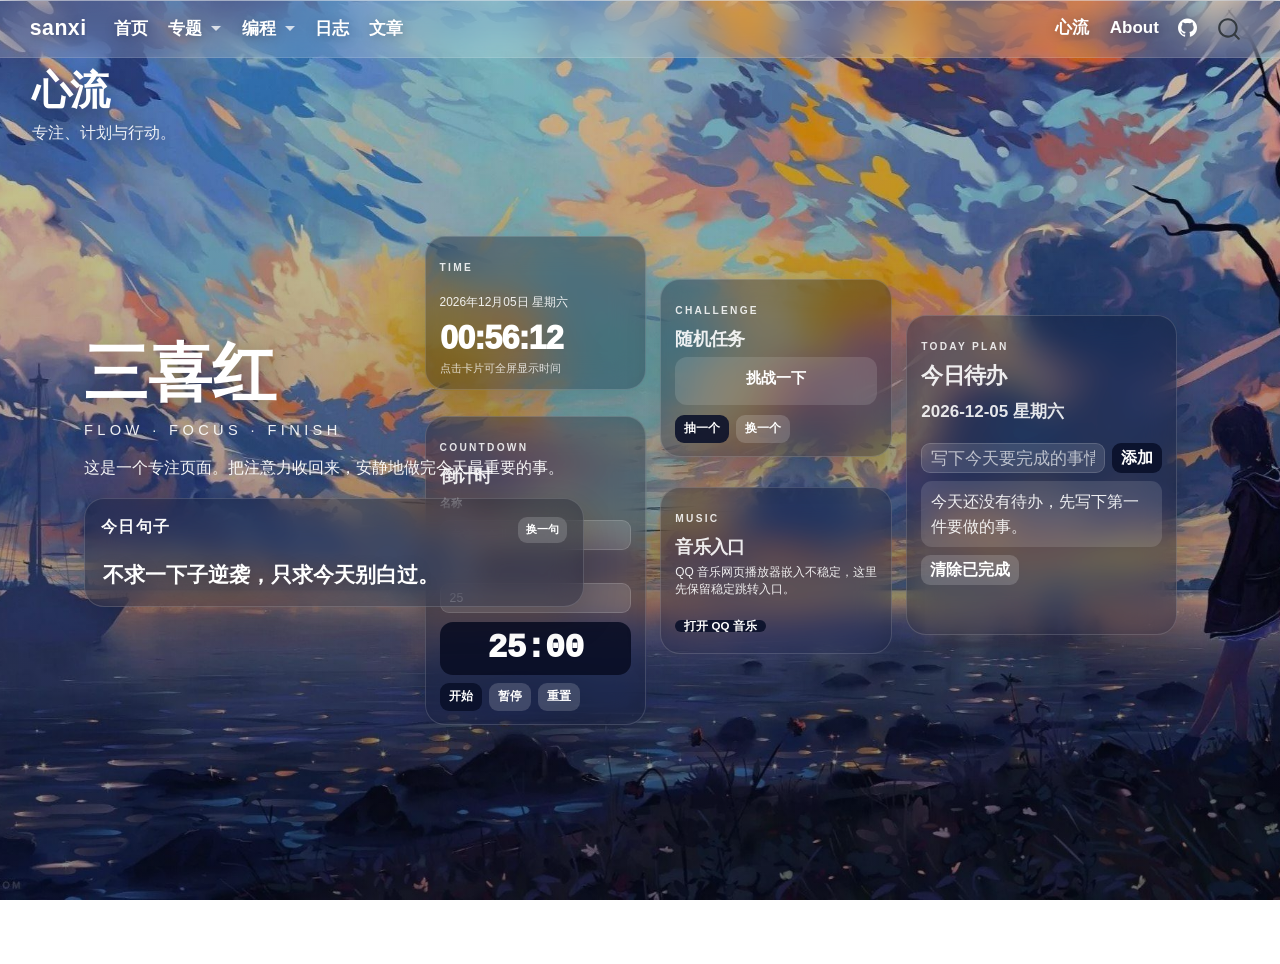
<file: xinliu.html>
<!DOCTYPE html>
<html xmlns="http://www.w3.org/1999/xhtml" lang="zh-Hans" xml:lang="zh-Hans"><head>

<meta charset="utf-8">
<meta name="generator" content="quarto-1.9.38">

<meta name="viewport" content="width=device-width, initial-scale=1.0, user-scalable=yes">

<meta name="description" content="专注、计划与行动。">

<title>心流 – sanxi</title>
<style>
/* Default styles provided by pandoc.
** See https://pandoc.org/MANUAL.html#variables-for-html for config info.
*/
code{white-space: pre-wrap;}
span.smallcaps{font-variant: small-caps;}
div.columns{display: flex; gap: min(4vw, 1.5em);}
div.column{flex: auto; overflow-x: auto;}
div.hanging-indent{margin-left: 1.5em; text-indent: -1.5em;}
ul.task-list{list-style: none;}
ul.task-list li input[type="checkbox"] {
  width: 0.8em;
  margin: 0 0.8em 0.2em -1em; /* quarto-specific, see https://github.com/quarto-dev/quarto-cli/issues/4556 */ 
  vertical-align: middle;
}
</style>


<script src="site_libs/quarto-nav/quarto-nav.js"></script>
<script src="site_libs/quarto-nav/headroom.min.js"></script>
<script src="site_libs/clipboard/clipboard.min.js"></script>
<script src="site_libs/quarto-search/autocomplete.umd.js"></script>
<script src="site_libs/quarto-search/fuse.min.js"></script>
<script src="site_libs/quarto-search/quarto-search.js"></script>
<meta name="quarto:offset" content="./">
<script src="site_libs/quarto-html/quarto.js" type="module"></script>
<script src="site_libs/quarto-html/tabsets/tabsets.js" type="module"></script>
<script src="site_libs/quarto-html/popper.min.js"></script>
<script src="site_libs/quarto-html/tippy.umd.min.js"></script>
<script src="site_libs/quarto-html/anchor.min.js"></script>
<link href="site_libs/quarto-html/tippy.css" rel="stylesheet">
<link href="site_libs/quarto-html/quarto-syntax-highlighting-15634bcf2e68342d4ad2dfa704d543f6.css" rel="stylesheet" id="quarto-text-highlighting-styles">
<script src="site_libs/bootstrap/bootstrap.min.js"></script>
<link href="site_libs/bootstrap/bootstrap-icons.css" rel="stylesheet">
<link href="site_libs/bootstrap/bootstrap-663a0eb266e409ebd30675dd86af22bb.min.css" rel="stylesheet" append-hash="true" id="quarto-bootstrap" data-mode="light">
<script id="quarto-search-options" type="application/json">{
  "location": "navbar",
  "copy-button": false,
  "collapse-after": 3,
  "panel-placement": "end",
  "type": "overlay",
  "limit": 50,
  "keyboard-shortcut": [
    "f",
    "/",
    "s"
  ],
  "show-item-context": false,
  "language": {
    "search-no-results-text": "没有结果",
    "search-matching-documents-text": "匹配的文档",
    "search-copy-link-title": "复制搜索链接",
    "search-hide-matches-text": "隐藏其它匹配结果",
    "search-more-match-text": "更多匹配结果",
    "search-more-matches-text": "更多匹配结果",
    "search-clear-button-title": "清除",
    "search-text-placeholder": "",
    "search-detached-cancel-button-title": "取消",
    "search-submit-button-title": "提交",
    "search-label": "搜索"
  }
}</script>
<style>html{ scroll-behavior: smooth; }</style>


<link rel="stylesheet" href="styles.css">
</head>

<body class="nav-fixed quarto-light">

<div id="quarto-search-results"></div>
  <header id="quarto-header" class="headroom fixed-top">
    <nav class="navbar navbar-expand-lg " data-bs-theme="dark">
      <div class="navbar-container container-fluid">
      <div class="navbar-brand-container mx-auto">
    <a class="navbar-brand" href="./index.html">
    <span class="navbar-title">sanxi</span>
    </a>
  </div>
            <div id="quarto-search" class="" title="搜索"></div>
          <button class="navbar-toggler" type="button" data-bs-toggle="collapse" data-bs-target="#navbarCollapse" aria-controls="navbarCollapse" role="menu" aria-expanded="false" aria-label="展开或折叠导航栏" onclick="if (window.quartoToggleHeadroom) { window.quartoToggleHeadroom(); }">
  <span class="navbar-toggler-icon"></span>
</button>
          <div class="collapse navbar-collapse" id="navbarCollapse">
            <ul class="navbar-nav navbar-nav-scroll me-auto">
  <li class="nav-item">
    <a class="nav-link" href="./index.html"> 
<span class="menu-text">首页</span></a>
  </li>  
  <li class="nav-item dropdown ">
    <a class="nav-link dropdown-toggle" href="#" id="nav-menu-" role="link" data-bs-toggle="dropdown" aria-expanded="false">
 <span class="menu-text">专题</span>
    </a>
    <ul class="dropdown-menu" aria-labelledby="nav-menu-">    
        <li>
    <a class="dropdown-item" href="./topics/index.html">
 <span class="dropdown-text">专题首页</span></a>
  </li>  
        <li>
    <a class="dropdown-item" href="./topics/math-modeling/index.html">
 <span class="dropdown-text">数学建模</span></a>
  </li>  
        <li>
    <a class="dropdown-item" href="./topics/numerical-analysis/index.html">
 <span class="dropdown-text">数值分析</span></a>
  </li>  
        <li>
    <a class="dropdown-item" href="./topics/algorithm/index.html">
 <span class="dropdown-text">算法图解</span></a>
  </li>  
    </ul>
  </li>
  <li class="nav-item dropdown ">
    <a class="nav-link dropdown-toggle" href="#" id="nav-menu--1" role="link" data-bs-toggle="dropdown" aria-expanded="false">
 <span class="menu-text">编程</span>
    </a>
    <ul class="dropdown-menu" aria-labelledby="nav-menu--1">    
        <li>
    <a class="dropdown-item" href="./topics/matlab/index.html">
 <span class="dropdown-text">MATLAB</span></a>
  </li>  
        <li>
    <a class="dropdown-item" href="./topics/python/index.html">
 <span class="dropdown-text">Python</span></a>
  </li>  
        <li>
    <a class="dropdown-item" href="./topics/mathematical/index.html">
 <span class="dropdown-text">Mathematical</span></a>
  </li>  
    </ul>
  </li>
  <li class="nav-item">
    <a class="nav-link" href="./journal.html"> 
<span class="menu-text">日志</span></a>
  </li>  
  <li class="nav-item">
    <a class="nav-link" href="./posts/welcome/index.html"> 
<span class="menu-text">文章</span></a>
  </li>  
</ul>
            <ul class="navbar-nav navbar-nav-scroll ms-auto">
  <li class="nav-item">
    <a class="nav-link active" href="./xinliu.html" aria-current="page"> 
<span class="menu-text">心流</span></a>
  </li>  
  <li class="nav-item">
    <a class="nav-link" href="./about.html"> 
<span class="menu-text">About</span></a>
  </li>  
  <li class="nav-item compact">
    <a class="nav-link" href="https://github.com/sunjiaxi378-stack/sanxi"> <i class="bi bi-github" role="img" aria-label="GitHub">
</i> 
<span class="menu-text"></span></a>
  </li>  
</ul>
          </div> <!-- /navcollapse -->
            <div class="quarto-navbar-tools">
</div>
      </div> <!-- /container-fluid -->
    </nav>
</header>
<!-- content -->
<div id="quarto-content" class="quarto-container page-columns page-rows-contents page-layout-full page-navbar">
<!-- sidebar -->
<!-- margin-sidebar -->
    
<!-- main -->
<main class="content column-page" id="quarto-document-content">

<header id="title-block-header" class="quarto-title-block default">
<div class="quarto-title">
<h1 class="title">心流</h1>
</div>

<div>
  <div class="description">
    专注、计划与行动。
  </div>
</div>


<div class="quarto-title-meta column-page">

    
  
    
  </div>
  


</header>


<div id="sx-xinliu-root">

</div>
<script src="assets/js/xinliu.js"></script>



</main> <!-- /main -->
<script id="quarto-html-after-body" type="application/javascript">
  window.document.addEventListener("DOMContentLoaded", function (event) {
    const icon = "";
    const anchorJS = new window.AnchorJS();
    anchorJS.options = {
      placement: 'right',
      icon: icon
    };
    anchorJS.add('.anchored');
    const isCodeAnnotation = (el) => {
      for (const clz of el.classList) {
        if (clz.startsWith('code-annotation-')) {                     
          return true;
        }
      }
      return false;
    }
    const onCopySuccess = function(e) {
      // button target
      const button = e.trigger;
      // don't keep focus
      button.blur();
      // flash "checked"
      button.classList.add('code-copy-button-checked');
      var currentTitle = button.getAttribute("title");
      button.setAttribute("title", "已复制");
      let tooltip;
      if (window.bootstrap) {
        button.setAttribute("data-bs-toggle", "tooltip");
        button.setAttribute("data-bs-placement", "left");
        button.setAttribute("data-bs-title", "已复制");
        tooltip = new bootstrap.Tooltip(button, 
          { trigger: "manual", 
            customClass: "code-copy-button-tooltip",
            offset: [0, -8]});
        tooltip.show();    
      }
      setTimeout(function() {
        if (tooltip) {
          tooltip.hide();
          button.removeAttribute("data-bs-title");
          button.removeAttribute("data-bs-toggle");
          button.removeAttribute("data-bs-placement");
        }
        button.setAttribute("title", currentTitle);
        button.classList.remove('code-copy-button-checked');
      }, 1000);
      // clear code selection
      e.clearSelection();
    }
    const getTextToCopy = function(trigger) {
      const outerScaffold = trigger.parentElement.cloneNode(true);
      const codeEl = outerScaffold.querySelector('code');
      for (const childEl of codeEl.children) {
        if (isCodeAnnotation(childEl)) {
          childEl.remove();
        }
      }
      return codeEl.innerText;
    }
    const clipboard = new window.ClipboardJS('.code-copy-button:not([data-in-quarto-modal])', {
      text: getTextToCopy
    });
    clipboard.on('success', onCopySuccess);
    if (window.document.getElementById('quarto-embedded-source-code-modal')) {
      const clipboardModal = new window.ClipboardJS('.code-copy-button[data-in-quarto-modal]', {
        text: getTextToCopy,
        container: window.document.getElementById('quarto-embedded-source-code-modal')
      });
      clipboardModal.on('success', onCopySuccess);
    }
      var localhostRegex = new RegExp(/^(?:http|https):\/\/localhost\:?[0-9]*\//);
      var mailtoRegex = new RegExp(/^mailto:/);
        var filterRegex = new RegExp("https:\/\/sunjiaxi378-stack\.github\.io\/sanxi\/");
      var isInternal = (href) => {
          return filterRegex.test(href) || localhostRegex.test(href) || mailtoRegex.test(href);
      }
      // Inspect non-navigation links and adorn them if external
     var links = window.document.querySelectorAll('a[href]:not(.nav-link):not(.navbar-brand):not(.toc-action):not(.sidebar-link):not(.sidebar-item-toggle):not(.pagination-link):not(.no-external):not([aria-hidden]):not(.dropdown-item):not(.quarto-navigation-tool):not(.about-link)');
      for (var i=0; i<links.length; i++) {
        const link = links[i];
        if (!isInternal(link.href)) {
          // undo the damage that might have been done by quarto-nav.js in the case of
          // links that we want to consider external
          if (link.dataset.originalHref !== undefined) {
            link.href = link.dataset.originalHref;
          }
        }
      }
    function tippyHover(el, contentFn, onTriggerFn, onUntriggerFn) {
      const config = {
        allowHTML: true,
        maxWidth: 500,
        delay: 100,
        arrow: false,
        appendTo: function(el) {
            return el.parentElement;
        },
        interactive: true,
        interactiveBorder: 10,
        theme: 'quarto',
        placement: 'bottom-start',
      };
      if (contentFn) {
        config.content = contentFn;
      }
      if (onTriggerFn) {
        config.onTrigger = onTriggerFn;
      }
      if (onUntriggerFn) {
        config.onUntrigger = onUntriggerFn;
      }
      window.tippy(el, config); 
    }
    const noterefs = window.document.querySelectorAll('a[role="doc-noteref"]');
    for (var i=0; i<noterefs.length; i++) {
      const ref = noterefs[i];
      tippyHover(ref, function() {
        // use id or data attribute instead here
        let href = ref.getAttribute('data-footnote-href') || ref.getAttribute('href');
        try { href = new URL(href).hash; } catch {}
        const id = href.replace(/^#\/?/, "");
        const note = window.document.getElementById(id);
        if (note) {
          return note.innerHTML;
        } else {
          return "";
        }
      });
    }
    const xrefs = window.document.querySelectorAll('a.quarto-xref');
    const processXRef = (id, note) => {
      // Strip column container classes
      const stripColumnClz = (el) => {
        el.classList.remove("page-full", "page-columns");
        if (el.children) {
          for (const child of el.children) {
            stripColumnClz(child);
          }
        }
      }
      stripColumnClz(note)
      if (id === null || id.startsWith('sec-')) {
        // Special case sections, only their first couple elements
        const container = document.createElement("div");
        if (note.children && note.children.length > 2) {
          container.appendChild(note.children[0].cloneNode(true));
          for (let i = 1; i < note.children.length; i++) {
            const child = note.children[i];
            if (child.tagName === "P" && child.innerText === "") {
              continue;
            } else {
              container.appendChild(child.cloneNode(true));
              break;
            }
          }
          if (window.Quarto?.typesetMath) {
            window.Quarto.typesetMath(container);
          }
          return container.innerHTML
        } else {
          if (window.Quarto?.typesetMath) {
            window.Quarto.typesetMath(note);
          }
          return note.innerHTML;
        }
      } else {
        // Remove any anchor links if they are present
        const anchorLink = note.querySelector('a.anchorjs-link');
        if (anchorLink) {
          anchorLink.remove();
        }
        if (window.Quarto?.typesetMath) {
          window.Quarto.typesetMath(note);
        }
        if (note.classList.contains("callout")) {
          return note.outerHTML;
        } else {
          return note.innerHTML;
        }
      }
    }
    for (var i=0; i<xrefs.length; i++) {
      const xref = xrefs[i];
      tippyHover(xref, undefined, function(instance) {
        instance.disable();
        let url = xref.getAttribute('href');
        let hash = undefined; 
        if (url.startsWith('#')) {
          hash = url;
        } else {
          try { hash = new URL(url).hash; } catch {}
        }
        if (hash) {
          const id = hash.replace(/^#\/?/, "");
          const note = window.document.getElementById(id);
          if (note !== null) {
            try {
              const html = processXRef(id, note.cloneNode(true));
              instance.setContent(html);
            } finally {
              instance.enable();
              instance.show();
            }
          } else {
            // See if we can fetch this
            fetch(url.split('#')[0])
            .then(res => res.text())
            .then(html => {
              const parser = new DOMParser();
              const htmlDoc = parser.parseFromString(html, "text/html");
              const note = htmlDoc.getElementById(id);
              if (note !== null) {
                const html = processXRef(id, note);
                instance.setContent(html);
              } 
            }).finally(() => {
              instance.enable();
              instance.show();
            });
          }
        } else {
          // See if we can fetch a full url (with no hash to target)
          // This is a special case and we should probably do some content thinning / targeting
          fetch(url)
          .then(res => res.text())
          .then(html => {
            const parser = new DOMParser();
            const htmlDoc = parser.parseFromString(html, "text/html");
            const note = htmlDoc.querySelector('main.content');
            if (note !== null) {
              // This should only happen for chapter cross references
              // (since there is no id in the URL)
              // remove the first header
              if (note.children.length > 0 && note.children[0].tagName === "HEADER") {
                note.children[0].remove();
              }
              const html = processXRef(null, note);
              instance.setContent(html);
            } 
          }).finally(() => {
            instance.enable();
            instance.show();
          });
        }
      }, function(instance) {
      });
    }
        let selectedAnnoteEl;
        const selectorForAnnotation = ( cell, annotation) => {
          let cellAttr = 'data-code-cell="' + cell + '"';
          let lineAttr = 'data-code-annotation="' +  annotation + '"';
          const selector = 'span[' + cellAttr + '][' + lineAttr + ']';
          return selector;
        }
        const selectCodeLines = (annoteEl) => {
          const doc = window.document;
          const targetCell = annoteEl.getAttribute("data-target-cell");
          const targetAnnotation = annoteEl.getAttribute("data-target-annotation");
          const annoteSpan = window.document.querySelector(selectorForAnnotation(targetCell, targetAnnotation));
          const lines = annoteSpan.getAttribute("data-code-lines").split(",");
          const lineIds = lines.map((line) => {
            return targetCell + "-" + line;
          })
          let top = null;
          let height = null;
          let parent = null;
          if (lineIds.length > 0) {
              //compute the position of the single el (top and bottom and make a div)
              const el = window.document.getElementById(lineIds[0]);
              top = el.offsetTop;
              height = el.offsetHeight;
              parent = el.parentElement.parentElement;
            if (lineIds.length > 1) {
              const lastEl = window.document.getElementById(lineIds[lineIds.length - 1]);
              const bottom = lastEl.offsetTop + lastEl.offsetHeight;
              height = bottom - top;
            }
            if (top !== null && height !== null && parent !== null) {
              // cook up a div (if necessary) and position it 
              let div = window.document.getElementById("code-annotation-line-highlight");
              if (div === null) {
                div = window.document.createElement("div");
                div.setAttribute("id", "code-annotation-line-highlight");
                div.style.position = 'absolute';
                parent.appendChild(div);
              }
              div.style.top = top - 2 + "px";
              div.style.height = height + 4 + "px";
              div.style.left = 0;
              let gutterDiv = window.document.getElementById("code-annotation-line-highlight-gutter");
              if (gutterDiv === null) {
                gutterDiv = window.document.createElement("div");
                gutterDiv.setAttribute("id", "code-annotation-line-highlight-gutter");
                gutterDiv.style.position = 'absolute';
                const codeCell = window.document.getElementById(targetCell);
                const gutter = codeCell.querySelector('.code-annotation-gutter');
                gutter.appendChild(gutterDiv);
              }
              gutterDiv.style.top = top - 2 + "px";
              gutterDiv.style.height = height + 4 + "px";
            }
            selectedAnnoteEl = annoteEl;
          }
        };
        const unselectCodeLines = () => {
          const elementsIds = ["code-annotation-line-highlight", "code-annotation-line-highlight-gutter"];
          elementsIds.forEach((elId) => {
            const div = window.document.getElementById(elId);
            if (div) {
              div.remove();
            }
          });
          selectedAnnoteEl = undefined;
        };
          // Handle positioning of the toggle
      window.addEventListener(
        "resize",
        throttle(() => {
          elRect = undefined;
          if (selectedAnnoteEl) {
            selectCodeLines(selectedAnnoteEl);
          }
        }, 10)
      );
      function throttle(fn, ms) {
      let throttle = false;
      let timer;
        return (...args) => {
          if(!throttle) { // first call gets through
              fn.apply(this, args);
              throttle = true;
          } else { // all the others get throttled
              if(timer) clearTimeout(timer); // cancel #2
              timer = setTimeout(() => {
                fn.apply(this, args);
                timer = throttle = false;
              }, ms);
          }
        };
      }
        // Attach click handler to the DT
        const annoteDls = window.document.querySelectorAll('dt[data-target-cell]');
        for (const annoteDlNode of annoteDls) {
          annoteDlNode.addEventListener('click', (event) => {
            const clickedEl = event.target;
            if (clickedEl !== selectedAnnoteEl) {
              unselectCodeLines();
              const activeEl = window.document.querySelector('dt[data-target-cell].code-annotation-active');
              if (activeEl) {
                activeEl.classList.remove('code-annotation-active');
              }
              selectCodeLines(clickedEl);
              clickedEl.classList.add('code-annotation-active');
            } else {
              // Unselect the line
              unselectCodeLines();
              clickedEl.classList.remove('code-annotation-active');
            }
          });
        }
    const findCites = (el) => {
      const parentEl = el.parentElement;
      if (parentEl) {
        const cites = parentEl.dataset.cites;
        if (cites) {
          return {
            el,
            cites: cites.split(' ')
          };
        } else {
          return findCites(el.parentElement)
        }
      } else {
        return undefined;
      }
    };
    var bibliorefs = window.document.querySelectorAll('a[role="doc-biblioref"]');
    for (var i=0; i<bibliorefs.length; i++) {
      const ref = bibliorefs[i];
      const citeInfo = findCites(ref);
      if (citeInfo) {
        tippyHover(citeInfo.el, function() {
          var popup = window.document.createElement('div');
          citeInfo.cites.forEach(function(cite) {
            var citeDiv = window.document.createElement('div');
            citeDiv.classList.add('hanging-indent');
            citeDiv.classList.add('csl-entry');
            var biblioDiv = window.document.getElementById('ref-' + cite);
            if (biblioDiv) {
              citeDiv.innerHTML = biblioDiv.innerHTML;
            }
            popup.appendChild(citeDiv);
          });
          return popup.innerHTML;
        });
      }
    }
  });
  </script>
</div> <!-- /content -->
<footer class="footer">
  <div class="nav-footer">
    <div class="nav-footer-left">
      &nbsp;
    </div>   
    <div class="nav-footer-center">
<p>© 2026 sanxi · 记录学习，也记录自己。</p>
</div>
    <div class="nav-footer-right">
      &nbsp;
    </div>
  </div>
</footer>




<script src="site_libs/quarto-html/zenscroll-min.js"></script>
</body></html>
</file>
<file: site_libs/quarto-html/tippy.css>
.tippy-box[data-animation=fade][data-state=hidden]{opacity:0}[data-tippy-root]{max-width:calc(100vw - 10px)}.tippy-box{position:relative;background-color:#333;color:#fff;border-radius:4px;font-size:14px;line-height:1.4;white-space:normal;outline:0;transition-property:transform,visibility,opacity}.tippy-box[data-placement^=top]>.tippy-arrow{bottom:0}.tippy-box[data-placement^=top]>.tippy-arrow:before{bottom:-7px;left:0;border-width:8px 8px 0;border-top-color:initial;transform-origin:center top}.tippy-box[data-placement^=bottom]>.tippy-arrow{top:0}.tippy-box[data-placement^=bottom]>.tippy-arrow:before{top:-7px;left:0;border-width:0 8px 8px;border-bottom-color:initial;transform-origin:center bottom}.tippy-box[data-placement^=left]>.tippy-arrow{right:0}.tippy-box[data-placement^=left]>.tippy-arrow:before{border-width:8px 0 8px 8px;border-left-color:initial;right:-7px;transform-origin:center left}.tippy-box[data-placement^=right]>.tippy-arrow{left:0}.tippy-box[data-placement^=right]>.tippy-arrow:before{left:-7px;border-width:8px 8px 8px 0;border-right-color:initial;transform-origin:center right}.tippy-box[data-inertia][data-state=visible]{transition-timing-function:cubic-bezier(.54,1.5,.38,1.11)}.tippy-arrow{width:16px;height:16px;color:#333}.tippy-arrow:before{content:"";position:absolute;border-color:transparent;border-style:solid}.tippy-content{position:relative;padding:5px 9px;z-index:1}
</file>
<file: site_libs/quarto-html/quarto-syntax-highlighting-15634bcf2e68342d4ad2dfa704d543f6.css>
/* quarto syntax highlight colors */
:root {
  --quarto-hl-ot-color: #003B4F;
  --quarto-hl-at-color: #657422;
  --quarto-hl-ss-color: #20794D;
  --quarto-hl-an-color: #5E5E5E;
  --quarto-hl-fu-color: #4758AB;
  --quarto-hl-st-color: #20794D;
  --quarto-hl-cf-color: #003B4F;
  --quarto-hl-op-color: #5E5E5E;
  --quarto-hl-er-color: #AD0000;
  --quarto-hl-bn-color: #AD0000;
  --quarto-hl-al-color: #AD0000;
  --quarto-hl-va-color: #111111;
  --quarto-hl-bu-color: inherit;
  --quarto-hl-ex-color: inherit;
  --quarto-hl-pp-color: #AD0000;
  --quarto-hl-in-color: #5E5E5E;
  --quarto-hl-vs-color: #20794D;
  --quarto-hl-wa-color: #5E5E5E;
  --quarto-hl-do-color: #5E5E5E;
  --quarto-hl-im-color: #00769E;
  --quarto-hl-ch-color: #20794D;
  --quarto-hl-dt-color: #AD0000;
  --quarto-hl-fl-color: #AD0000;
  --quarto-hl-co-color: #5E5E5E;
  --quarto-hl-cv-color: #5E5E5E;
  --quarto-hl-cn-color: #8f5902;
  --quarto-hl-sc-color: #5E5E5E;
  --quarto-hl-dv-color: #AD0000;
  --quarto-hl-kw-color: #003B4F;
}

/* other quarto variables */
:root {
  --quarto-font-monospace: SFMono-Regular, Menlo, Monaco, Consolas, "Liberation Mono", "Courier New", monospace;
}

/* syntax highlight based on Pandoc's rules */
pre > code.sourceCode > span {
  color: #003B4F;
}

code.sourceCode > span {
  color: #003B4F;
}

div.sourceCode,
div.sourceCode pre.sourceCode {
  color: #003B4F;
}

/* Normal */
code span {
  color: #003B4F;
}

/* Alert */
code span.al {
  color: #AD0000;
  font-style: inherit;
}

/* Annotation */
code span.an {
  color: #5E5E5E;
  font-style: inherit;
}

/* Attribute */
code span.at {
  color: #657422;
  font-style: inherit;
}

/* BaseN */
code span.bn {
  color: #AD0000;
  font-style: inherit;
}

/* BuiltIn */
code span.bu {
  font-style: inherit;
}

/* ControlFlow */
code span.cf {
  color: #003B4F;
  font-weight: bold;
  font-style: inherit;
}

/* Char */
code span.ch {
  color: #20794D;
  font-style: inherit;
}

/* Constant */
code span.cn {
  color: #8f5902;
  font-style: inherit;
}

/* Comment */
code span.co {
  color: #5E5E5E;
  font-style: inherit;
}

/* CommentVar */
code span.cv {
  color: #5E5E5E;
  font-style: italic;
}

/* Documentation */
code span.do {
  color: #5E5E5E;
  font-style: italic;
}

/* DataType */
code span.dt {
  color: #AD0000;
  font-style: inherit;
}

/* DecVal */
code span.dv {
  color: #AD0000;
  font-style: inherit;
}

/* Error */
code span.er {
  color: #AD0000;
  font-style: inherit;
}

/* Extension */
code span.ex {
  font-style: inherit;
}

/* Float */
code span.fl {
  color: #AD0000;
  font-style: inherit;
}

/* Function */
code span.fu {
  color: #4758AB;
  font-style: inherit;
}

/* Import */
code span.im {
  color: #00769E;
  font-style: inherit;
}

/* Information */
code span.in {
  color: #5E5E5E;
  font-style: inherit;
}

/* Keyword */
code span.kw {
  color: #003B4F;
  font-weight: bold;
  font-style: inherit;
}

/* Operator */
code span.op {
  color: #5E5E5E;
  font-style: inherit;
}

/* Other */
code span.ot {
  color: #003B4F;
  font-style: inherit;
}

/* Preprocessor */
code span.pp {
  color: #AD0000;
  font-style: inherit;
}

/* SpecialChar */
code span.sc {
  color: #5E5E5E;
  font-style: inherit;
}

/* SpecialString */
code span.ss {
  color: #20794D;
  font-style: inherit;
}

/* String */
code span.st {
  color: #20794D;
  font-style: inherit;
}

/* Variable */
code span.va {
  color: #111111;
  font-style: inherit;
}

/* VerbatimString */
code span.vs {
  color: #20794D;
  font-style: inherit;
}

/* Warning */
code span.wa {
  color: #5E5E5E;
  font-style: italic;
}

.prevent-inlining {
  content: "</";
}

/*# sourceMappingURL=f23921c56f73e400b49028c9186a1aa0.css.map */
</file>
<file: styles.css>
/* =========================
   sanxi blog global style
   ========================= */

html,
body {
  overflow-x: hidden;
}

body {
  font-family: "Microsoft YaHei", "Noto Sans SC", Arial, sans-serif;
  background: #ffffff;
  color: #222222;
  line-height: 1.75;
}

/* 顶部导航栏 */
.navbar {
  background-color: #ffffff;
  border-bottom: 1px solid #eeeeee;
  box-shadow: 0 2px 10px rgba(0, 0, 0, 0.04);
}

.navbar-title {
  font-weight: 800;
  letter-spacing: 0.5px;
}

.navbar a {
  color: #222222;
}

.navbar a:hover {
  color: #2563eb;
}

.navbar-nav .nav-link {
  font-weight: 600;
}

/* 下拉菜单 */
.dropdown-menu {
  border-radius: 12px;
  border: 1px solid #e5e7eb;
  box-shadow: 0 12px 28px rgba(0, 0, 0, 0.08);
  padding: 8px;
}

.dropdown-item {
  border-radius: 8px;
  padding: 8px 12px;
}

.dropdown-item:hover {
  background-color: #eef4ff;
  color: #2563eb;
}

/* 标题区域 */
.quarto-title-banner {
  background: linear-gradient(135deg, #f8fafc, #eef4ff);
  color: #111827;
  border-bottom: 1px solid #e5e7eb;
}

.quarto-title h1.title {
  font-size: 2.4rem;
  font-weight: 800;
}

.quarto-title .subtitle {
  color: #4b5563;
  font-size: 1.1rem;
}

/* 页面宽度 */
.page-layout-full .content {
  max-width: 1080px;
  margin: 0 auto;
}

/* 链接 */
a {
  color: #2563eb;
  text-decoration: none;
}

a:hover {
  text-decoration: underline;
}

/* 代码块 */
pre {
  border-radius: 12px;
  border: 1px solid #e5e7eb;
}

code {
  font-family: "Consolas", "JetBrains Mono", monospace;
}

/* 表格 */
table {
  border-radius: 10px;
  overflow: hidden;
}

thead {
  background-color: #f3f4f6;
}

/* =========================
   Home page soft layout
   ========================= */

.home-container {
  width: 100%;
  max-width: 920px;
  margin: 0 auto;
  padding: 3.2rem 1.4rem 5rem 1.4rem;
  box-sizing: border-box;
}

.home-container > h1 {
  font-size: 2.6rem;
  font-weight: 950;
  letter-spacing: -0.04em;
  color: #222222;
  margin-bottom: 0.5rem;
}

.home-container > p {
  color: #6b7280;
  font-size: 1.05rem;
  margin-bottom: 2.2rem;
}

.soft-card {
  background: rgba(255, 255, 255, 0.82);
  border: 1px solid rgba(17, 24, 39, 0.08);
  border-radius: 18px;
  box-shadow: 0 12px 32px rgba(15, 23, 42, 0.045);
  box-sizing: border-box;
}

.home-top-grid {
  display: grid;
  grid-template-columns: 1fr;
  gap: 18px;
  width: 100%;
  margin: 2rem 0 2rem 0;
}

.home-main-card {
  padding: 2.4rem;
  min-width: 0;
}

.eyebrow {
  font-size: 0.78rem;
  font-weight: 850;
  letter-spacing: 0.14em;
  color: #4b5563;
  margin-bottom: 1.4rem;
}

.home-main-card h2 {
  font-size: clamp(2rem, 4.3vw, 3.3rem);
  line-height: 1.08;
  font-weight: 950;
  letter-spacing: -0.06em;
  margin: 0 0 1.4rem 0;
  color: #202020;
}

.home-main-card p {
  color: #555555;
  font-size: 1rem;
  line-height: 1.9;
}

.home-buttons {
  display: flex;
  flex-wrap: wrap;
  gap: 10px;
  margin-top: 1.5rem;
}

.btn-black,
.btn-white {
  display: inline-block;
  padding: 9px 16px;
  border-radius: 999px;
  font-weight: 700;
  text-decoration: none;
  transition: all 0.18s ease;
}

.btn-black {
  background: #111111;
  color: #ffffff !important;
}

.btn-black:hover {
  background: #000000;
  transform: translateY(-2px);
  text-decoration: none;
}

.btn-white {
  background: #ffffff;
  color: #222222 !important;
  border: 1px solid rgba(17, 24, 39, 0.12);
}

.btn-white:hover {
  background: #f7f7f7;
  transform: translateY(-2px);
  text-decoration: none;
}

/* 当前状态 */
.home-status-card {
  padding: 1.8rem 1.4rem;
  min-width: 0;
}

.home-status-card h3 {
  margin-top: 0;
  margin-bottom: 1.4rem;
  font-size: 1.05rem;
  font-weight: 850;
  color: #333333;
}

.status-row {
  display: flex;
  flex-direction: column;
  gap: 0.35rem;
  padding: 0.95rem 0;
  border-bottom: 1px solid rgba(17, 24, 39, 0.08);
}

.status-row:last-child {
  border-bottom: none;
}

.status-label {
  color: #777777;
  font-size: 0.9rem;
  white-space: normal;
  overflow-wrap: anywhere;
}

.status-value {
  color: #222222;
  font-size: 0.95rem;
  font-weight: 800;
  line-height: 1.65;
  white-space: normal;
  overflow-wrap: anywhere;
}

/* 首页小组件 */
.home-widget-grid {
  display: grid;
  grid-template-columns: repeat(auto-fit, minmax(240px, 1fr));
  gap: 18px;
  margin: 1rem 0 2rem 0;
}

.mini-home-card {
  padding: 1.5rem;
  min-height: 180px;
  min-width: 0;
}

.card-label {
  font-size: 0.78rem;
  font-weight: 850;
  letter-spacing: 0.12em;
  color: #555555;
  text-transform: uppercase;
  margin-bottom: 1.1rem;
}

.daily-line {
  font-size: 1.12rem;
  font-weight: 800;
  color: #222222;
  line-height: 1.65;
}

.small-btn {
  margin-top: 1rem;
  padding: 7px 13px;
  border-radius: 999px;
  border: 1px solid rgba(17, 24, 39, 0.12);
  background: #ffffff;
  color: #222222;
  cursor: pointer;
  font-weight: 650;
}

.small-btn:hover {
  background: #f3f4f6;
}

.progress-item {
  margin-bottom: 1rem;
}

.progress-track {
  height: 7px;
  border-radius: 999px;
  background: #eeeeee;
  overflow: hidden;
}

.progress-bar {
  height: 100%;
  border-radius: 999px;
  background: #111111;
}

/* 内容导航 */
.home-section-grid {
  display: grid;
  grid-template-columns: repeat(auto-fit, minmax(260px, 1fr));
  gap: 18px;
  margin: 1rem 0 2rem 0;
}

.section-card {
  padding: 1.6rem;
  min-width: 0;
}

.section-card h3 {
  margin-top: 0;
  color: #222222;
  font-size: 1.25rem;
  font-weight: 850;
}

.section-card p {
  margin-bottom: 0.8rem;
  color: #666666;
}

/* 标签云 */
.tag-cloud {
  padding: 1.4rem;
  margin: 1rem 0 2rem 0;
}

.tag-cloud a {
  display: inline-block;
  margin: 0.35rem;
  padding: 0.35rem 0.75rem;
  border-radius: 999px;
  background: #f6f6f6;
  color: #333333;
  font-weight: 650;
  font-size: 0.92rem;
  text-decoration: none;
  border: 1px solid rgba(17, 24, 39, 0.07);
}

.tag-cloud a:hover {
  background: #111111;
  color: #ffffff;
  text-decoration: none;
}

/* 首页文章列表卡片 */
.quarto-listing .quarto-post {
  border: 1px solid rgba(17, 24, 39, 0.08) !important;
  border-radius: 18px !important;
  padding: 1.5rem !important;
  background: rgba(255, 255, 255, 0.82) !important;
  box-shadow: 0 12px 32px rgba(15, 23, 42, 0.045) !important;
  transition: all 0.18s ease;
}

.quarto-listing .quarto-post:hover {
  transform: translateY(-3px);
  box-shadow: 0 16px 36px rgba(15, 23, 42, 0.07) !important;
}

.quarto-listing .quarto-post .listing-title {
  font-size: 1.35rem;
  font-weight: 800;
}

.quarto-listing .quarto-post .listing-title a {
  color: #111827;
  text-decoration: none;
}

.quarto-listing .quarto-post .listing-title a:hover {
  color: #2563eb;
}

/* 分类标签 */
.quarto-category {
  border-radius: 999px;
  padding: 3px 10px;
  background-color: #eef4ff;
  color: #2563eb;
  border: none;
  font-size: 0.85rem;
}

/* 保留右侧目录和分类栏 */
.quarto-listing-category {
  display: block !important;
}

#TOC {
  display: block !important;
}

/* =========================
   Notes page
   ========================= */

.nav-grid,
.widget-grid,
.note-grid {
  display: grid;
  grid-template-columns: repeat(2, minmax(220px, 1fr));
  gap: 18px;
  margin: 1rem 0 2rem 0;
}

.nav-card,
.note-card,
.mini-widget {
  display: block;
  padding: 20px;
  border-radius: 18px;
  background: #ffffff;
  border: 1px solid #e5e7eb;
  box-shadow: 0 8px 24px rgba(0, 0, 0, 0.045);
  transition: all 0.2s ease;
}

.nav-card:hover,
.note-card:hover,
.mini-widget:hover {
  transform: translateY(-3px);
  box-shadow: 0 14px 34px rgba(0, 0, 0, 0.07);
  text-decoration: none;
}

.nav-card h3,
.note-card h3,
.mini-widget h3 {
  color: #111827;
  margin-top: 0;
  font-weight: 800;
}

.nav-card p,
.note-card p,
.mini-widget p {
  color: #4b5563;
}

/* =========================
   Journal page
   ========================= */

.journal-nav {
  display: flex;
  flex-wrap: wrap;
  gap: 10px;
  margin: 1rem 0 1.5rem 0;
}

.journal-nav a {
  padding: 8px 14px;
  border-radius: 999px;
  background: #eef4ff;
  color: #2563eb;
  font-weight: 700;
}

.journal-nav a:hover {
  background: #dbeafe;
  text-decoration: none;
}

.mood-panel {
  margin: 1.2rem 0 2rem 0;
  padding: 1.25rem;
  border: 1px solid #e5e7eb;
  border-radius: 18px;
  background: #ffffff;
  box-shadow: 0 8px 24px rgba(0, 0, 0, 0.045);
}

.mood-legend {
  display: flex;
  align-items: center;
  gap: 6px;
  margin-bottom: 14px;
  color: #6b7280;
  font-size: 0.9rem;
}

.legend-box {
  width: 14px;
  height: 14px;
  border-radius: 4px;
  display: inline-block;
}

.mood-heatmap {
  overflow-x: auto;
  padding-bottom: 6px;
}

.heatmap-grid {
  display: flex;
  gap: 4px;
  min-width: 760px;
}

.heatmap-week {
  display: grid;
  grid-template-rows: repeat(7, 13px);
  gap: 4px;
}

.heatmap-cell {
  width: 13px;
  height: 13px;
  border-radius: 3px;
  background-color: #ebedf0;
  border: 1px solid rgba(0, 0, 0, 0.03);
}

.level-0 {
  background-color: #ebedf0;
}

.level-1 {
  background-color: #dbeafe;
}

.level-2 {
  background-color: #bfdbfe;
}

.level-3 {
  background-color: #93c5fd;
}

.level-4 {
  background-color: #60a5fa;
}

.level-5 {
  background-color: #2563eb;
}

.mood-summary {
  margin: 1rem 0 2rem 0;
}

.summary-cards {
  display: grid;
  grid-template-columns: repeat(4, minmax(120px, 1fr));
  gap: 14px;
  margin-bottom: 16px;
}

.summary-card {
  padding: 18px;
  border-radius: 16px;
  background: #f8fafc;
  border: 1px solid #e5e7eb;
  text-align: center;
}

.summary-number {
  font-size: 1.8rem;
  font-weight: 900;
  color: #2563eb;
}

.summary-label {
  margin-top: 4px;
  color: #6b7280;
  font-size: 0.9rem;
}

.latest-card {
  margin-top: 12px;
  padding: 14px 16px;
  border-radius: 14px;
  background: #ffffff;
  border: 1px solid #e5e7eb;
}

.mood-recent {
  display: grid;
  gap: 14px;
  margin: 1rem 0 2rem 0;
}

.record-card {
  padding: 18px;
  border-radius: 16px;
  background: #ffffff;
  border: 1px solid #e5e7eb;
  box-shadow: 0 6px 18px rgba(0, 0, 0, 0.035);
}

.record-date {
  color: #6b7280;
  font-size: 0.9rem;
}

.record-title {
  margin-top: 4px;
  font-size: 1.15rem;
  font-weight: 800;
  color: #111827;
}

.record-score {
  margin-top: 6px;
  color: #374151;
}

.record-tags {
  margin-top: 8px;
}

.mood-tag {
  display: inline-block;
  margin-right: 6px;
  margin-bottom: 6px;
  padding: 2px 9px;
  border-radius: 999px;
  background-color: #eef4ff;
  color: #2563eb;
  font-size: 0.82rem;
}

.record-note {
  margin-top: 8px;
  color: #4b5563;
}

/* 密码解锁 */
.journal-lock {
  margin: 1rem 0;
  padding: 18px;
  border-radius: 16px;
  border: 1px solid #e5e7eb;
  background: #f8fafc;
}

.unlock-row {
  display: flex;
  gap: 10px;
  margin-top: 12px;
}

.unlock-row input,
.todo-input {
  flex: 1;
  padding: 10px 12px;
  border-radius: 10px;
  border: 1px solid #d1d5db;
}

.unlock-row button,
.mini-widget button {
  padding: 10px 18px;
  border: none;
  border-radius: 10px;
  background: #2563eb;
  color: #ffffff;
  cursor: pointer;
}

.unlock-row button:hover,
.mini-widget button:hover {
  background: #1d4ed8;
}

.unlock-message {
  margin-top: 10px;
  font-size: 0.95rem;
}

.unlock-message.success {
  color: #15803d;
}

.unlock-message.error {
  color: #dc2626;
}

.private-content {
  margin-top: 1.5rem;
}

.private-note {
  padding: 20px;
  margin-bottom: 16px;
  border-radius: 16px;
  background: #ffffff;
  border: 1px solid #e5e7eb;
}

.hidden {
  display: none;
}

/* Todo */
.todo-list {
  margin-top: 12px;
  padding-left: 0;
  list-style: none;
}

.todo-list li {
  display: flex;
  justify-content: space-between;
  align-items: center;
  gap: 10px;
  margin-bottom: 8px;
  padding: 8px 10px;
  border-radius: 10px;
  background: #f8fafc;
}

.todo-list button {
  padding: 4px 8px;
  font-size: 0.82rem;
  background: #e5e7eb;
  color: #374151;
}

/* =========================
   About page restored style
   ========================= */

.sx-about-page {
  max-width: 1080px;
  margin: 0 auto;
  background: #ffffff;
}

.sx-about-hero {
  min-height: 78vh;
  padding: 5rem 1.5rem 3rem 1.5rem;
  text-align: center;
  display: flex;
  flex-direction: column;
  align-items: center;
  justify-content: center;
}

.sx-about-avatar {
  width: 210px !important;
  height: 210px !important;
  max-width: 210px !important;
  max-height: 210px !important;
  border-radius: 50% !important;
  object-fit: cover !important;
  display: block !important;
  margin: 0 auto 2.2rem auto !important;
  box-shadow: 0 16px 42px rgba(0, 0, 0, 0.08);
}

.sx-about-page img {
  width: 210px !important;
  max-width: 210px !important;
}

.sx-about-hero h1 {
  font-size: 2.6rem;
  font-weight: 900;
  margin-bottom: 2.2rem;
  color: #222222;
}

.sx-about-quote {
  max-width: 720px;
  margin: 0 auto;
  color: #333333;
  font-size: 1.03rem;
  line-height: 2.05;
}

.sx-about-quote p {
  margin-bottom: 1.1rem;
}

.sx-quote-author {
  margin-top: 1.2rem;
  color: #444444;
}

.sx-about-links {
  margin-top: 2.2rem;
  padding-top: 1.2rem;
  border-top: 1px solid #e5e7eb;
  display: flex;
  justify-content: center;
  gap: 12px;
  flex-wrap: wrap;
  min-width: 360px;
}

.sx-about-links a {
  display: inline-block;
  padding: 7px 14px;
  border: 1px solid #d1d5db;
  border-radius: 8px;
  background: #ffffff;
  color: #374151;
  font-size: 0.92rem;
  text-decoration: none;
  transition: all 0.2s ease;
}

.sx-about-links a:hover {
  background: #f3f4f6;
  color: #111827;
  text-decoration: none;
  transform: translateY(-2px);
}

.sx-about-divider {
  margin: 2rem auto 3rem auto;
  max-width: 760px;
  border: none;
  border-top: 1px solid #e5e7eb;
}

.sx-about-info {
  max-width: 820px;
  margin: 0 auto 5rem auto;
  padding: 0 1.5rem;
}

.sx-about-info h2 {
  margin-top: 2.4rem;
  font-size: 1.65rem;
  font-weight: 850;
  border-bottom: 1px solid #e5e7eb;
  padding-bottom: 0.45rem;
}

.sx-about-info h3 {
  margin-top: 1.8rem;
  font-size: 1.25rem;
  font-weight: 800;
}

.sx-about-info table {
  width: 100%;
  margin: 1rem 0 1.6rem 0;
}

.sx-about-info ul {
  line-height: 1.9;
}

/* =========================
   Mobile
   ========================= */

@media (max-width: 1100px) {
  .home-container {
    max-width: 100%;
  }

  .home-top-grid {
    grid-template-columns: 1fr;
  }

  .home-widget-grid {
    grid-template-columns: 1fr;
  }

  .home-section-grid {
    grid-template-columns: 1fr;
  }

  .home-main-card {
    padding: 2rem;
  }
}

@media (max-width: 768px) {
  .home-container {
    padding: 2.2rem 1rem 4rem 1rem;
  }

  .home-container > h1 {
    font-size: 2rem;
  }

  .home-main-card h2 {
    font-size: 2.1rem;
  }

  .nav-grid,
  .widget-grid,
  .note-grid {
    grid-template-columns: 1fr;
  }

  .summary-cards {
    grid-template-columns: repeat(2, minmax(120px, 1fr));
  }

  .unlock-row {
    flex-direction: column;
  }

  .quarto-listing .quarto-post {
    padding: 16px !important;
  }

  .sx-about-hero {
    min-height: auto;
    padding: 3rem 1rem 2rem 1rem;
  }

  .sx-about-avatar {
    width: 160px !important;
    height: 160px !important;
    max-width: 160px !important;
    max-height: 160px !important;
    margin-bottom: 1.6rem !important;
  }

  .sx-about-page img {
    width: 160px !important;
    max-width: 160px !important;
  }

  .sx-about-hero h1 {
    font-size: 2.1rem;
    margin-bottom: 1.5rem;
  }

  .sx-about-quote {
    font-size: 0.96rem;
    line-height: 1.9;
  }

  .sx-about-links {
    min-width: auto;
    width: 100%;
  }

  .sx-about-info {
    padding: 0 1rem;
  }
}
/* =========================
   sanxi homepage optimized layout
   ========================= */

.sx-home {
  max-width: 980px;
  margin: 0 auto;
  padding: 3rem 1.2rem 5rem 1.2rem;
}

.sx-home > h1 {
  font-size: 2.55rem;
  font-weight: 950;
  letter-spacing: -0.04em;
  margin-bottom: 0.4rem;
  color: #222222;
}

.sx-home > p {
  color: #6b7280;
  font-size: 1.05rem;
  margin-bottom: 2.2rem;
}

.sx-hero-grid {
  display: grid;
  grid-template-columns: minmax(0, 2fr) minmax(280px, 0.95fr);
  gap: 18px;
  align-items: stretch;
  margin: 2rem 0 1.6rem 0;
}

.sx-intro-card,
.sx-status-card,
.sx-mini-card,
.sx-widget-card,
.sx-nav-card,
.sx-tag-cloud {
  background: rgba(255, 255, 255, 0.86);
  border: 1px solid rgba(17, 24, 39, 0.08);
  border-radius: 18px;
  box-shadow: 0 12px 32px rgba(15, 23, 42, 0.045);
  box-sizing: border-box;
}

.sx-intro-card {
  padding: 2.25rem;
}

.sx-eyebrow {
  font-size: 0.78rem;
  font-weight: 850;
  letter-spacing: 0.14em;
  color: #4b5563;
  margin-bottom: 1.3rem;
}

.sx-intro-card h2 {
  font-size: clamp(2.1rem, 4.8vw, 3.45rem);
  line-height: 1.08;
  font-weight: 950;
  letter-spacing: -0.065em;
  margin: 0 0 1.35rem 0;
  color: #202020;
}

.sx-intro-card p {
  color: #555555;
  font-size: 1rem;
  line-height: 1.9;
}

.sx-button-row {
  display: flex;
  flex-wrap: wrap;
  gap: 10px;
  margin-top: 1.5rem;
  align-items: center;
}

.sx-btn {
  display: inline-block;
  padding: 9px 16px;
  border-radius: 999px;
  font-weight: 750;
  text-decoration: none;
  transition: all 0.18s ease;
  border: 1px solid rgba(17, 24, 39, 0.12);
  cursor: pointer;
  font-size: 0.95rem;
  line-height: 1.4;
}

.sx-btn-dark {
  background: #111111;
  color: #ffffff !important;
}

.sx-btn-dark:hover {
  background: #000000;
  color: #ffffff !important;
  text-decoration: none;
  transform: translateY(-2px);
}

.sx-btn-light {
  background: #ffffff;
  color: #222222 !important;
}

.sx-btn-light:hover {
  background: #f7f7f7;
  color: #111111 !important;
  text-decoration: none;
  transform: translateY(-2px);
}

.sx-status-card {
  padding: 1.75rem 1.35rem;
  height: 100%;
}

.sx-status-card h3 {
  margin-top: 0;
  margin-bottom: 1.4rem;
  font-size: 1.02rem;
  font-weight: 850;
  color: #333333;
}

.sx-status-item {
  display: grid;
  grid-template-columns: 0.9fr 1.15fr;
  gap: 12px;
  padding: 0.95rem 0;
  border-bottom: 1px solid rgba(17, 24, 39, 0.08);
  align-items: start;
}

.sx-status-item:last-child {
  border-bottom: none;
}

.sx-status-item span {
  color: #777777;
  font-size: 0.9rem;
}

.sx-status-item strong {
  color: #222222;
  font-size: 0.94rem;
  font-weight: 850;
  line-height: 1.65;
}

/* 三个主小卡片 */
.sx-three-grid {
  display: grid;
  grid-template-columns: repeat(3, minmax(0, 1fr));
  gap: 18px;
  margin: 1rem 0 2rem 0;
}

.sx-mini-card {
  padding: 1.45rem;
  min-height: 200px;
}

.sx-card-label {
  font-size: 0.78rem;
  font-weight: 850;
  letter-spacing: 0.12em;
  color: #555555;
  text-transform: uppercase;
  margin-bottom: 1rem;
}

.sx-daily-line {
  font-size: 1.14rem;
  font-weight: 850;
  color: #222222;
  line-height: 1.65;
}

.sx-small-btn {
  margin-top: 0.8rem;
  padding: 7px 13px;
  border-radius: 999px;
  border: 1px solid rgba(17, 24, 39, 0.12);
  background: #ffffff;
  color: #222222;
  cursor: pointer;
  font-weight: 700;
  transition: all 0.18s ease;
}

.sx-small-btn:hover {
  background: #111111;
  color: #ffffff;
}

.sx-mood-big {
  font-size: 2.3rem;
  font-weight: 950;
  color: #222222;
  margin: 0.3rem 0 0.6rem 0;
}

.sx-muted {
  color: #6b7280;
  font-size: 0.94rem;
  line-height: 1.7;
}

.sx-text-link {
  display: inline-block;
  margin-top: 0.7rem;
  font-weight: 750;
}

/* 学习进度 */
.sx-progress-item {
  margin-bottom: 1rem;
}

.sx-progress-item span {
  display: block;
  color: #555555;
  font-size: 0.92rem;
  margin-bottom: 0.35rem;
}

.sx-progress-track {
  height: 7px;
  background: #eeeeee;
  border-radius: 999px;
  overflow: hidden;
}

.sx-progress-bar {
  height: 100%;
  background: #111111;
  border-radius: 999px;
}

/* 可调试小部件 */
.sx-widget-grid {
  display: grid;
  grid-template-columns: repeat(2, minmax(0, 1fr));
  gap: 18px;
  margin: 1rem 0 2rem 0;
}

.sx-widget-card {
  padding: 1.5rem;
}

.sx-widget-card h3 {
  margin-top: 0;
  font-size: 1.2rem;
  font-weight: 850;
}

.sx-todo-row {
  display: flex;
  gap: 10px;
  align-items: center;
}

.sx-input {
  flex: 1;
  padding: 9px 12px;
  border-radius: 10px;
  border: 1px solid #d1d5db;
  min-width: 0;
}

.sx-todo-list {
  list-style: none;
  padding-left: 0;
  margin-top: 1rem;
}

.sx-todo-list li {
  display: flex;
  justify-content: space-between;
  align-items: center;
  gap: 10px;
  margin-bottom: 8px;
  padding: 8px 10px;
  border-radius: 10px;
  background: #f8fafc;
}

.sx-todo-list button {
  border: none;
  border-radius: 8px;
  padding: 4px 8px;
  background: #e5e7eb;
  color: #374151;
  cursor: pointer;
}

.sx-timer {
  font-size: 2.4rem;
  font-weight: 950;
  letter-spacing: 0.04em;
  margin: 0.4rem 0 1rem 0;
}

.sx-task-text {
  font-size: 1.08rem;
  font-weight: 750;
  line-height: 1.7;
  color: #222222;
}

.sx-note-area {
  width: 100%;
  min-height: 110px;
  border-radius: 12px;
  border: 1px solid #d1d5db;
  padding: 12px;
  font-family: "Microsoft YaHei", "Noto Sans SC", Arial, sans-serif;
  resize: vertical;
  box-sizing: border-box;
}

/* 内容导航 */
.sx-nav-grid {
  display: grid;
  grid-template-columns: repeat(2, minmax(0, 1fr));
  gap: 18px;
  margin: 1rem 0 2rem 0;
}

.sx-nav-card {
  padding: 1.5rem;
}

.sx-nav-card h3 {
  margin-top: 0;
  color: #222222;
  font-size: 1.25rem;
  font-weight: 850;
}

.sx-nav-card p {
  color: #666666;
}

/* 标签云 */
.sx-tag-cloud {
  padding: 1.3rem;
  margin: 1rem 0 2rem 0;
}

.sx-tag-cloud a {
  display: inline-block;
  margin: 0.35rem;
  padding: 0.35rem 0.75rem;
  border-radius: 999px;
  background: #f6f6f6;
  color: #333333;
  font-weight: 650;
  font-size: 0.92rem;
  text-decoration: none;
  border: 1px solid rgba(17, 24, 39, 0.07);
}

.sx-tag-cloud a:hover {
  background: #111111;
  color: #ffffff;
  text-decoration: none;
}

/* 文章列表卡片 */
.quarto-listing .quarto-post {
  border: 1px solid rgba(17, 24, 39, 0.08) !important;
  border-radius: 18px !important;
  padding: 1.5rem !important;
  background: rgba(255, 255, 255, 0.86) !important;
  box-shadow: 0 12px 32px rgba(15, 23, 42, 0.045) !important;
  transition: all 0.18s ease;
}

.quarto-listing .quarto-post:hover {
  transform: translateY(-3px);
  box-shadow: 0 16px 36px rgba(15, 23, 42, 0.07) !important;
}

/* 保留右侧目录和 Categories */
#TOC {
  display: block !important;
}

.quarto-listing-category {
  display: block !important;
}

/* 响应式 */
@media (max-width: 1100px) {
  .sx-home {
    max-width: 100%;
  }

  .sx-hero-grid {
    grid-template-columns: 1fr;
  }

  .sx-status-item {
    grid-template-columns: 1fr;
  }

  .sx-three-grid {
    grid-template-columns: 1fr;
  }

  .sx-widget-grid {
    grid-template-columns: 1fr;
  }

  .sx-nav-grid {
    grid-template-columns: 1fr;
  }
}

@media (max-width: 768px) {
  .sx-home {
    padding: 2.2rem 1rem 4rem 1rem;
  }

  .sx-home > h1 {
    font-size: 2rem;
  }

  .sx-intro-card {
    padding: 1.8rem;
  }

  .sx-intro-card h2 {
    font-size: 2.1rem;
  }

  .sx-todo-row {
    flex-direction: column;
    align-items: stretch;
  }
}
/* =========================
   Fix right status card layout
   ========================= */

.sx-hero-grid {
  display: grid;
  grid-template-columns: minmax(0, 2fr) minmax(340px, 0.9fr);
  gap: 18px;
  align-items: stretch;
}

.sx-status-card {
  padding: 2rem 1.6rem;
  height: 100%;
  min-width: 0;
  display: flex;
  flex-direction: column;
}

.sx-status-card h3 {
  margin-top: 0;
  margin-bottom: 1.4rem;
  font-size: 1.08rem;
  font-weight: 850;
  color: #222222;
}

.sx-status-item {
  display: grid;
  grid-template-columns: 120px minmax(0, 1fr);
  column-gap: 18px;
  align-items: start;
  padding: 1.05rem 0;
  border-bottom: 1px solid rgba(17, 24, 39, 0.08);
}

.sx-status-item:last-child {
  border-bottom: none;
}

.sx-status-label {
  color: #8a8a8a;
  font-size: 0.95rem;
  line-height: 1.7;
  white-space: nowrap;
}

.sx-status-value {
  color: #202020;
  font-size: 1rem;
  font-weight: 850;
  line-height: 1.75;
  word-break: keep-all;
  overflow-wrap: break-word;
}

/* 屏幕窄时再自动变成上下排列，避免挤压 */
@media (max-width: 1100px) {
  .sx-hero-grid {
    grid-template-columns: 1fr;
  }

  .sx-status-item {
    grid-template-columns: 130px minmax(0, 1fr);
  }
}

@media (max-width: 640px) {
  .sx-status-item {
    grid-template-columns: 1fr;
    row-gap: 0.25rem;
  }

  .sx-status-label {
    white-space: normal;
  }
}


/* =========================
   Navbar home + right sidebar TOC final fix
   作用：
   1. 左上角“首页”如果被写成 dropdown，隐藏箭头和菜单。
   2. 右侧目录点击可跳转，并在滚动时固定。
   3. 防止 TOC 和 Categories 重叠、错位、字体过大。
   ========================= */

html {
  scroll-behavior: smooth;
  scroll-padding-top: 5.8rem;
}

/* 左上角“首页”：CSS 兜底隐藏下拉箭头和下拉菜单。
   真正推荐的源头修改仍然是在 _quarto.yml 中把首页写成 href，而不是 menu。 */
.navbar-nav > li.nav-item.dropdown:first-child > a.nav-link.dropdown-toggle::after {
  display: none !important;
}

.navbar-nav > li.nav-item.dropdown:first-child > .dropdown-menu {
  display: none !important;
}

/* 右侧栏总修复：不要让每一个 column-margin 都 sticky，否则 TOC 和 Categories 会叠在一起 */
@media (min-width: 992px) {
  .page-columns .column-margin {
    position: static !important;
    top: auto !important;
    max-height: none !important;
    overflow: visible !important;
  }

  #quarto-margin-sidebar,
  .quarto-margin-sidebar,
  .sidebar.margin-sidebar {
    position: sticky !important;
    top: 5.6rem !important;
    align-self: start !important;
    max-height: calc(100vh - 6.2rem) !important;
    overflow-y: auto !important;
    overflow-x: hidden !important;
    padding: 0.25rem 0.5rem 1rem 0.5rem !important;
  }

  /* 只让 TOC 自己固定，不把 Categories 同时顶到同一个位置 */
  #TOC,
  nav#TOC,
  .sidebar nav[role="doc-toc"] {
    position: sticky !important;
    top: 5.6rem !important;
    max-height: calc(100vh - 7rem) !important;
    overflow-y: auto !important;
    overflow-x: hidden !important;
    margin: 0 0 1.4rem 0 !important;
    padding: 0 0 1.2rem 0 !important;
    border-bottom: 1px solid #eeeeee !important;
    background: #ffffff !important;
    z-index: 10 !important;
  }
}

/* TOC 字体、间距和点击区域 */
#TOC,
nav#TOC,
.sidebar nav[role="doc-toc"] {
  display: block !important;
  font-size: 0.94rem !important;
  line-height: 1.55 !important;
}

#TOC #toc-title,
nav#TOC #toc-title,
.sidebar nav[role="doc-toc"] #toc-title {
  font-size: 0.95rem !important;
  font-weight: 750 !important;
  color: #111111 !important;
  margin: 0 0 0.55rem 0 !important;
  padding: 0 !important;
}

#TOC ul,
nav#TOC ul,
.sidebar nav[role="doc-toc"] ul {
  margin: 0 !important;
  padding-left: 0 !important;
  list-style: none !important;
}

#TOC li,
nav#TOC li,
.sidebar nav[role="doc-toc"] li {
  margin: 0 !important;
  padding: 0 !important;
  list-style: none !important;
}

#TOC a,
nav#TOC a,
.sidebar nav[role="doc-toc"] a {
  display: block !important;
  width: 100% !important;
  box-sizing: border-box !important;
  border-left: 2px solid transparent !important;
  padding: 0.22rem 0 0.22rem 0.7rem !important;
  color: #374151 !important;
  text-decoration: none !important;
  font-size: 0.94rem !important;
  line-height: 1.5 !important;
  white-space: normal !important;
}

#TOC a:hover,
nav#TOC a:hover,
.sidebar nav[role="doc-toc"] a:hover {
  color: #2563eb !important;
  border-left-color: #93c5fd !important;
  text-decoration: none !important;
}

#TOC a.active,
#TOC .active > a,
nav#TOC a.active,
nav#TOC .active > a,
.sidebar nav[role="doc-toc"] a.active,
.sidebar nav[role="doc-toc"] .active > a {
  color: #2563eb !important;
  border-left-color: #2563eb !important;
  font-weight: 800 !important;
}

/* Categories 区域：强制恢复普通文档流，避免盖住目录 */
.quarto-listing-category,
.sidebar .quarto-listing-category,
#quarto-margin-sidebar .quarto-listing-category {
  display: block !important;
  position: static !important;
  clear: both !important;
  float: none !important;
  width: 100% !important;
  margin: 1.2rem 0 0 0 !important;
  padding: 0 !important;
  font-size: 0.94rem !important;
  line-height: 1.6 !important;
  color: #222222 !important;
  z-index: 1 !important;
}

.quarto-listing-category-title,
.sidebar .quarto-listing-category-title,
#quarto-margin-sidebar .quarto-listing-category-title {
  display: block !important;
  margin: 0 0 0.5rem 0 !important;
  padding: 0 !important;
  font-size: 1rem !important;
  line-height: 1.4 !important;
  font-weight: 800 !important;
  color: #222222 !important;
}

.quarto-listing-category .category,
.quarto-listing-category a,
.sidebar .quarto-listing-category .category,
.sidebar .quarto-listing-category a,
#quarto-margin-sidebar .quarto-listing-category .category,
#quarto-margin-sidebar .quarto-listing-category a {
  display: block !important;
  margin: 0.18rem 0 !important;
  padding: 0.12rem 0 !important;
  font-size: 0.94rem !important;
  line-height: 1.6 !important;
  color: #333333 !important;
  text-decoration: none !important;
  white-space: normal !important;
}

.quarto-listing-category .category:hover,
.quarto-listing-category a:hover {
  color: #2563eb !important;
  text-decoration: none !important;
}

/* 移动端隐藏右侧栏，避免遮挡正文 */
@media (max-width: 991px) {
  #quarto-margin-sidebar,
  .quarto-margin-sidebar,
  .sidebar.margin-sidebar {
    display: none !important;
  }
}
/* =========================
   Navbar home + right sidebar TOC final fix
   作用：
   1. 左上角“首页”如果被写成 dropdown，隐藏箭头和菜单。
   2. 右侧目录点击可跳转，并在滚动时固定。
   3. 防止 TOC 和 Categories 重叠、错位、字体过大。
   ========================= */

html {
  scroll-behavior: smooth;
  scroll-padding-top: 5.8rem;
}

/* 左上角“首页”：CSS 兜底隐藏下拉箭头和下拉菜单。
   真正推荐的源头修改仍然是在 _quarto.yml 中把首页写成 href，而不是 menu。 */
.navbar-nav > li.nav-item.dropdown:first-child > a.nav-link.dropdown-toggle::after {
  display: none !important;
}

.navbar-nav > li.nav-item.dropdown:first-child > .dropdown-menu {
  display: none !important;
}

/* 右侧栏总修复：不要让每一个 column-margin 都 sticky，否则 TOC 和 Categories 会叠在一起 */
@media (min-width: 992px) {
  .page-columns .column-margin {
    position: static !important;
    top: auto !important;
    max-height: none !important;
    overflow: visible !important;
  }

  #quarto-margin-sidebar,
  .quarto-margin-sidebar,
  .sidebar.margin-sidebar {
    position: sticky !important;
    top: 5.6rem !important;
    align-self: start !important;
    max-height: calc(100vh - 6.2rem) !important;
    overflow-y: auto !important;
    overflow-x: hidden !important;
    padding: 0.25rem 0.5rem 1rem 0.5rem !important;
  }

  /* 只让 TOC 自己固定，不把 Categories 同时顶到同一个位置 */
  #TOC,
  nav#TOC,
  .sidebar nav[role="doc-toc"] {
    position: sticky !important;
    top: 5.6rem !important;
    max-height: calc(100vh - 7rem) !important;
    overflow-y: auto !important;
    overflow-x: hidden !important;
    margin: 0 0 1.4rem 0 !important;
    padding: 0 0 1.2rem 0 !important;
    border-bottom: 1px solid #eeeeee !important;
    background: #ffffff !important;
    z-index: 10 !important;
  }
}

/* TOC 字体、间距和点击区域 */
#TOC,
nav#TOC,
.sidebar nav[role="doc-toc"] {
  display: block !important;
  font-size: 0.94rem !important;
  line-height: 1.55 !important;
}

#TOC #toc-title,
nav#TOC #toc-title,
.sidebar nav[role="doc-toc"] #toc-title {
  font-size: 0.95rem !important;
  font-weight: 750 !important;
  color: #111111 !important;
  margin: 0 0 0.55rem 0 !important;
  padding: 0 !important;
}

#TOC ul,
nav#TOC ul,
.sidebar nav[role="doc-toc"] ul {
  margin: 0 !important;
  padding-left: 0 !important;
  list-style: none !important;
}

#TOC li,
nav#TOC li,
.sidebar nav[role="doc-toc"] li {
  margin: 0 !important;
  padding: 0 !important;
  list-style: none !important;
}

#TOC a,
nav#TOC a,
.sidebar nav[role="doc-toc"] a {
  display: block !important;
  width: 100% !important;
  box-sizing: border-box !important;
  border-left: 2px solid transparent !important;
  padding: 0.22rem 0 0.22rem 0.7rem !important;
  color: #374151 !important;
  text-decoration: none !important;
  font-size: 0.94rem !important;
  line-height: 1.5 !important;
  white-space: normal !important;
}

#TOC a:hover,
nav#TOC a:hover,
.sidebar nav[role="doc-toc"] a:hover {
  color: #2563eb !important;
  border-left-color: #93c5fd !important;
  text-decoration: none !important;
}

#TOC a.active,
#TOC .active > a,
nav#TOC a.active,
nav#TOC .active > a,
.sidebar nav[role="doc-toc"] a.active,
.sidebar nav[role="doc-toc"] .active > a {
  color: #2563eb !important;
  border-left-color: #2563eb !important;
  font-weight: 800 !important;
}

/* Categories 区域：强制恢复普通文档流，避免盖住目录 */
.quarto-listing-category,
.sidebar .quarto-listing-category,
#quarto-margin-sidebar .quarto-listing-category {
  display: block !important;
  position: static !important;
  clear: both !important;
  float: none !important;
  width: 100% !important;
  margin: 1.2rem 0 0 0 !important;
  padding: 0 !important;
  font-size: 0.94rem !important;
  line-height: 1.6 !important;
  color: #222222 !important;
  z-index: 1 !important;
}

.quarto-listing-category-title,
.sidebar .quarto-listing-category-title,
#quarto-margin-sidebar .quarto-listing-category-title {
  display: block !important;
  margin: 0 0 0.5rem 0 !important;
  padding: 0 !important;
  font-size: 1rem !important;
  line-height: 1.4 !important;
  font-weight: 800 !important;
  color: #222222 !important;
}

.quarto-listing-category .category,
.quarto-listing-category a,
.sidebar .quarto-listing-category .category,
.sidebar .quarto-listing-category a,
#quarto-margin-sidebar .quarto-listing-category .category,
#quarto-margin-sidebar .quarto-listing-category a {
  display: block !important;
  margin: 0.18rem 0 !important;
  padding: 0.12rem 0 !important;
  font-size: 0.94rem !important;
  line-height: 1.6 !important;
  color: #333333 !important;
  text-decoration: none !important;
  white-space: normal !important;
}

.quarto-listing-category .category:hover,
.quarto-listing-category a:hover {
  color: #2563eb !important;
  text-decoration: none !important;
}

/* 移动端隐藏右侧栏，避免遮挡正文 */
@media (max-width: 991px) {
  #quarto-margin-sidebar,
  .quarto-margin-sidebar,
  .sidebar.margin-sidebar {
    display: none !important;
  }
}


/* =========================================================
   FINAL FIX：右侧目录固定显示，不随正文滚动消失
   说明：
   1. 使用 fixed 而不是 sticky，避免被 Quarto 父容器高度影响。
   2. 保留右侧 “目录 + Categories”。
   3. 小屏幕自动隐藏右侧栏，避免遮挡正文。
   ========================================================= */

html {
  scroll-behavior: smooth;
  scroll-padding-top: 5.8rem;
}

@media (min-width: 992px) {
  #quarto-margin-sidebar,
  .quarto-margin-sidebar,
  .sidebar.margin-sidebar {
    position: fixed !important;
    top: 5.6rem !important;
    right: max(1.25rem, calc((100vw - 1320px) / 2 + 0.75rem)) !important;
    width: min(260px, 18vw) !important;
    max-height: calc(100vh - 6.4rem) !important;
    overflow-y: auto !important;
    overflow-x: hidden !important;
    z-index: 50 !important;
    padding: 0.25rem 0.6rem 1rem 0.6rem !important;
    background: rgba(255, 255, 255, 0.96) !important;
    backdrop-filter: blur(4px);
  }

  /* fixed 右侧栏后，正文区域保持宽度，避免被右侧目录覆盖 */
  main.content,
  .page-columns main.content {
    max-width: 980px !important;
  }

  /* 目录本身不再单独 sticky，交给外层 fixed 控制 */
  #TOC,
  nav#TOC,
  .sidebar nav[role="doc-toc"] {
    position: static !important;
    top: auto !important;
    max-height: none !important;
    overflow: visible !important;
    margin: 0 0 1.35rem 0 !important;
    padding: 0 0 1.15rem 0 !important;
    border-bottom: 1px solid #eeeeee !important;
    background: transparent !important;
  }
}

/* 右侧目录标题 */
#TOC #toc-title,
nav#TOC #toc-title,
.sidebar nav[role="doc-toc"] #toc-title {
  font-size: 0.95rem !important;
  font-weight: 800 !important;
  color: #111111 !important;
  margin: 0 0 0.55rem 0 !important;
}

/* 目录列表 */
#TOC ul,
nav#TOC ul,
.sidebar nav[role="doc-toc"] ul {
  list-style: none !important;
  padding-left: 0 !important;
  margin: 0 !important;
}

#TOC li,
nav#TOC li,
.sidebar nav[role="doc-toc"] li {
  list-style: none !important;
  margin: 0 !important;
  padding: 0 !important;
}

/* 目录链接 */
#TOC a,
nav#TOC a,
.sidebar nav[role="doc-toc"] a {
  display: block !important;
  width: 100% !important;
  box-sizing: border-box !important;
  padding: 0.22rem 0 0.22rem 0.7rem !important;
  border-left: 2px solid transparent !important;
  color: #374151 !important;
  text-decoration: none !important;
  font-size: 0.94rem !important;
  line-height: 1.5 !important;
  white-space: normal !important;
}

#TOC a:hover,
nav#TOC a:hover,
.sidebar nav[role="doc-toc"] a:hover {
  color: #2563eb !important;
  border-left-color: #93c5fd !important;
  text-decoration: none !important;
}

#TOC a.active,
#TOC .active > a,
nav#TOC a.active,
nav#TOC .active > a,
.sidebar nav[role="doc-toc"] a.active,
.sidebar nav[role="doc-toc"] .active > a {
  color: #2563eb !important;
  border-left-color: #2563eb !important;
  font-weight: 800 !important;
}

/* Categories 保留在目录下面 */
.quarto-listing-category,
.sidebar .quarto-listing-category,
#quarto-margin-sidebar .quarto-listing-category {
  display: block !important;
  position: static !important;
  clear: both !important;
  float: none !important;
  width: 100% !important;
  margin: 1.15rem 0 0 0 !important;
  padding: 0 !important;
  font-size: 0.94rem !important;
  line-height: 1.6 !important;
  color: #222222 !important;
}

.quarto-listing-category-title,
.sidebar .quarto-listing-category-title,
#quarto-margin-sidebar .quarto-listing-category-title {
  display: block !important;
  margin: 0 0 0.5rem 0 !important;
  font-size: 1rem !important;
  font-weight: 800 !important;
  color: #222222 !important;
}

.quarto-listing-category .category,
.quarto-listing-category a,
.sidebar .quarto-listing-category .category,
.sidebar .quarto-listing-category a,
#quarto-margin-sidebar .quarto-listing-category .category,
#quarto-margin-sidebar .quarto-listing-category a {
  display: block !important;
  margin: 0.18rem 0 !important;
  padding: 0.12rem 0 !important;
  font-size: 0.94rem !important;
  line-height: 1.6 !important;
  color: #333333 !important;
  text-decoration: none !important;
  white-space: normal !important;
}

.quarto-listing-category .category:hover,
.quarto-listing-category a:hover {
  color: #2563eb !important;
  text-decoration: none !important;
}

/* 移动端隐藏右侧栏，避免盖住正文 */
@media (max-width: 991px) {
  #quarto-margin-sidebar,
  .quarto-margin-sidebar,
  .sidebar.margin-sidebar {
    display: none !important;
  }
}
/* =========================
   Topic home page
   ========================= */

.topic-home {
  max-width: 1000px;
  margin: 0 auto;
  padding: 4rem 1.4rem 5rem 1.4rem;
}

.topic-home h1 {
  font-size: 2.7rem;
  font-weight: 950;
  letter-spacing: -0.04em;
  margin-bottom: 0.6rem;
}

.topic-subtitle {
  color: #6b7280;
  font-size: 1.05rem;
  margin-bottom: 2rem;
}

.topic-card-grid {
  display: grid;
  grid-template-columns: repeat(2, minmax(0, 1fr));
  gap: 20px;
}

.topic-card {
  display: block;
  padding: 2rem;
  border: 1px solid rgba(17, 24, 39, 0.08);
  border-radius: 20px;
  background: #ffffff;
  box-shadow: 0 12px 32px rgba(15, 23, 42, 0.045);
  text-decoration: none;
  color: #222222;
  transition: all 0.2s ease;
}

.topic-card:hover {
  transform: translateY(-4px);
  box-shadow: 0 18px 42px rgba(15, 23, 42, 0.08);
  text-decoration: none;
}

.topic-card-tag {
  font-size: 0.78rem;
  font-weight: 850;
  color: #6b7280;
  letter-spacing: 0.14em;
  margin-bottom: 1rem;
}

.topic-card h2 {
  font-size: 1.8rem;
  font-weight: 900;
  margin-bottom: 0.8rem;
}

.topic-card p {
  color: #555555;
  line-height: 1.8;
}

.topic-card span {
  display: inline-block;
  margin-top: 1rem;
  font-weight: 800;
  color: #2563eb;
}

/* =========================
   Algorithm reading page
   类似 Hello Algo 的三栏阅读模式
   ========================= */

body {
  scroll-behavior: smooth;
}

.navbar {
  position: sticky !important;
  top: 0 !important;
  z-index: 9999 !important;
  background: #ffffff !important;
}

.algo-reading-page {
  display: grid;
  grid-template-columns: 260px minmax(0, 1fr) 220px;
  gap: 28px;
  max-width: 1240px;
  margin: 0 auto;
  padding: 2.5rem 1.2rem 5rem 1.2rem;
}

/* 左侧专题目录 */
.algo-left-sidebar {
  position: sticky;
  top: 5rem;
  height: calc(100vh - 5.8rem);
  overflow-y: auto;
  overflow-x: hidden;
  padding: 0.5rem 0.8rem 1.5rem 0;
  border-right: 1px solid #eeeeee;
}

.algo-left-sidebar::-webkit-scrollbar,
.algo-right-sidebar::-webkit-scrollbar {
  width: 6px;
}

.algo-left-sidebar::-webkit-scrollbar-thumb,
.algo-right-sidebar::-webkit-scrollbar-thumb {
  background: #d1d5db;
  border-radius: 999px;
}

.algo-brand {
  display: flex;
  align-items: center;
  gap: 10px;
  margin-bottom: 1.4rem;
  padding: 0.5rem 0.3rem;
}

.algo-logo {
  width: 34px;
  height: 34px;
  border-radius: 10px;
  background: #e8f5f0;
  color: #2c9c7c;
  display: flex;
  align-items: center;
  justify-content: center;
  font-weight: 900;
}

.algo-brand strong {
  display: block;
  font-size: 1rem;
}

.algo-brand span {
  display: block;
  color: #8a8a8a;
  font-size: 0.78rem;
}

.algo-chapter-nav {
  display: flex;
  flex-direction: column;
  gap: 4px;
}

.algo-chapter-nav a {
  display: block;
  padding: 0.6rem 0.8rem;
  border-radius: 10px;
  color: #4b5563;
  font-size: 0.94rem;
  text-decoration: none;
  line-height: 1.5;
}

.algo-chapter-nav a:hover {
  background: #f3f4f6;
  color: #111827;
  text-decoration: none;
}

.algo-chapter-nav a.active {
  background: #e8f5f0;
  color: #2c9c7c;
  font-weight: 800;
}

/* 中间正文 */
.algo-main-content {
  min-width: 0;
  max-width: 760px;
  padding: 0 0.5rem;
}

.algo-section {
  padding-bottom: 2.6rem;
  margin-bottom: 2.2rem;
  border-bottom: 1px solid #eeeeee;
  scroll-margin-top: 6rem;
}

.algo-section:last-child {
  border-bottom: none;
}

.algo-section h1 {
  font-size: 2.2rem;
  font-weight: 900;
  margin-bottom: 1.4rem;
}

.algo-section h2 {
  font-size: 1.65rem;
  font-weight: 850;
  margin-top: 1.2rem;
  margin-bottom: 1rem;
}

.algo-section p,
.algo-section li {
  font-size: 1rem;
  line-height: 1.9;
  color: #333333;
}

.algo-example-box,
.algo-note {
  margin: 1.3rem 0;
  padding: 1rem 1.2rem;
  border-radius: 14px;
  background: #f8fafc;
  border: 1px solid #e5e7eb;
}

.algo-example-box h3 {
  margin-top: 0;
  font-size: 1.1rem;
}

.algo-note {
  border-left: 4px solid #2c9c7c;
}

.algo-code-title {
  font-weight: 800;
  margin-top: 1.2rem;
  margin-bottom: 0.5rem;
  color: #4b5563;
}

/* 右侧本页目录 */
.algo-right-sidebar {
  position: sticky;
  top: 5rem;
  height: calc(100vh - 5.8rem);
  overflow-y: auto;
  overflow-x: hidden;
  padding-left: 0.8rem;
  border-left: 1px solid #eeeeee;
}

.algo-right-box h3 {
  font-size: 0.95rem;
  font-weight: 850;
  margin-top: 0;
  margin-bottom: 0.8rem;
}

.algo-right-box a {
  display: block;
  color: #6b7280;
  font-size: 0.9rem;
  padding: 0.35rem 0;
  text-decoration: none;
  line-height: 1.5;
}

.algo-right-box a:hover {
  color: #2c9c7c;
  text-decoration: none;
}

/* 该专题页不用 Quarto 默认右侧 TOC，避免和自定义右栏重复 */
.algo-reading-page + #TOC,
body:has(.algo-reading-page) #TOC {
  display: none !important;
}

/* 移动端 */
@media (max-width: 1100px) {
  .algo-reading-page {
    grid-template-columns: 230px minmax(0, 1fr);
  }

  .algo-right-sidebar {
    display: none;
  }
}

@media (max-width: 820px) {
  .algo-reading-page {
    grid-template-columns: 1fr;
    padding: 1.5rem 1rem 4rem 1rem;
  }

  .algo-left-sidebar {
    position: relative;
    top: auto;
    height: auto;
    max-height: 300px;
    border-right: none;
    border-bottom: 1px solid #eeeeee;
    padding-bottom: 1rem;
  }

  .algo-main-content {
    max-width: 100%;
  }

  .topic-card-grid {
    grid-template-columns: 1fr;
  }
}
/* =========================================================
   全站顶部导航固定
   ========================================================= */

#quarto-header {
  position: fixed !important;
  top: 0 !important;
  left: 0 !important;
  right: 0 !important;
  z-index: 99999 !important;
  background: #ffffff !important;
  border-bottom: 1px solid #eeeeee !important;
  box-shadow: 0 2px 12px rgba(15, 23, 42, 0.05) !important;
}

.navbar {
  background: #ffffff !important;
}

/* 给固定导航栏留出空间，避免正文被压住 */
body {
  padding-top: 64px !important;
}

/* =========================================================
   Topic home page
   ========================================================= */

.topic-home {
  max-width: 1080px;
  margin: 0 auto;
  padding: 4rem 1.4rem 5rem 1.4rem;
}

.topic-home h1 {
  font-size: 2.7rem;
  font-weight: 950;
  letter-spacing: -0.04em;
  margin-bottom: 0.6rem;
}

.topic-subtitle {
  color: #6b7280;
  font-size: 1.05rem;
  margin-bottom: 2rem;
}

.topic-card-grid {
  display: grid;
  grid-template-columns: repeat(2, minmax(0, 1fr));
  gap: 20px;
}

.topic-card {
  display: block;
  padding: 2rem;
  border: 1px solid rgba(17, 24, 39, 0.08);
  border-radius: 20px;
  background: #ffffff;
  box-shadow: 0 12px 32px rgba(15, 23, 42, 0.045);
  text-decoration: none;
  color: #222222;
  transition: all 0.2s ease;
}

.topic-card:hover {
  transform: translateY(-4px);
  box-shadow: 0 18px 42px rgba(15, 23, 42, 0.08);
  text-decoration: none;
}

.topic-card-tag {
  font-size: 0.78rem;
  font-weight: 850;
  color: #6b7280;
  letter-spacing: 0.14em;
  margin-bottom: 1rem;
}

.topic-card h2 {
  font-size: 1.8rem;
  font-weight: 900;
  margin-bottom: 0.8rem;
}

.topic-card p {
  color: #555555;
  line-height: 1.8;
}

.topic-card span {
  display: inline-block;
  margin-top: 1rem;
  font-weight: 800;
  color: #2563eb;
}

/* =========================================================
   Algorithm reading page
   三栏独立滚动阅读模式
   ========================================================= */

body:has(.algo-reading-page) {
  overflow: hidden !important;
}

/* 隐藏 Quarto 默认右侧 TOC，防止和自定义目录重复 */
body:has(.algo-reading-page) #TOC,
body:has(.algo-reading-page) .sidebar.toc-left,
body:has(.algo-reading-page) .margin-sidebar {
  display: none !important;
}

.algo-reading-page {
  display: grid;
  grid-template-columns: 280px minmax(0, 920px) 250px;
  gap: 28px;
  max-width: 1510px;
  height: calc(100vh - 64px);
  margin: 0 auto;
  padding: 0 1.2rem;
  overflow: hidden;
}

/* 左侧目录独立滚动 */
.algo-left-sidebar {
  height: calc(100vh - 64px);
  overflow-y: auto;
  overflow-x: hidden;
  padding: 2rem 0.9rem 3rem 0;
  border-right: 1px solid #eeeeee;
  background: #ffffff;
}

/* 中间正文独立滚动 */
.algo-main-content {
  height: calc(100vh - 64px);
  overflow-y: auto;
  overflow-x: hidden;
  min-width: 0;
  max-width: 920px;
  padding: 2rem 0.6rem 5rem 0.6rem;
  scroll-behavior: smooth;
}

/* 右侧目录独立滚动 */
.algo-right-sidebar {
  height: calc(100vh - 64px);
  overflow-y: auto;
  overflow-x: hidden;
  padding: 2rem 0 3rem 0.9rem;
  border-left: 1px solid #eeeeee;
  background: #ffffff;
}

/* 滚动条美化 */
.algo-left-sidebar::-webkit-scrollbar,
.algo-main-content::-webkit-scrollbar,
.algo-right-sidebar::-webkit-scrollbar {
  width: 7px;
}

.algo-left-sidebar::-webkit-scrollbar-thumb,
.algo-main-content::-webkit-scrollbar-thumb,
.algo-right-sidebar::-webkit-scrollbar-thumb {
  background: #d1d5db;
  border-radius: 999px;
}

.algo-left-sidebar::-webkit-scrollbar-track,
.algo-main-content::-webkit-scrollbar-track,
.algo-right-sidebar::-webkit-scrollbar-track {
  background: transparent;
}

/* 左侧品牌 */
.algo-brand {
  display: flex;
  align-items: center;
  gap: 10px;
  margin-bottom: 1.4rem;
  padding: 0.5rem 0.3rem;
}

.algo-logo {
  width: 36px;
  height: 36px;
  border-radius: 10px;
  background: #e8f5f0;
  color: #2c9c7c;
  display: flex;
  align-items: center;
  justify-content: center;
  font-weight: 900;
}

.algo-brand-text {
  line-height: 1.35;
}

.algo-brand-text strong {
  display: block;
  font-size: 1rem;
}

.algo-brand-text {
  color: #8a8a8a;
  font-size: 0.8rem;
}

/* 左侧目录 */
.algo-chapter-nav {
  display: flex;
  flex-direction: column;
  gap: 4px;
}

.algo-chapter-nav a {
  display: block;
  padding: 0.62rem 0.85rem;
  border-radius: 10px;
  color: #4b5563;
  font-size: 0.94rem;
  text-decoration: none;
  line-height: 1.5;
}

.algo-chapter-nav a:hover {
  background: #f3f4f6;
  color: #111827;
  text-decoration: none;
}

.algo-chapter-nav a.active {
  background: #e8f5f0;
  color: #2c9c7c;
  font-weight: 800;
}

/* 正文排版 */
.algo-main-content h2 {
  font-size: 2rem;
  font-weight: 900;
  margin-top: 0;
  margin-bottom: 1.2rem;
  padding-bottom: 0.5rem;
  border-bottom: 1px solid #eeeeee;
  scroll-margin-top: 84px;
}

.algo-main-content p,
.algo-main-content li {
  font-size: 1.05rem;
  line-height: 2;
  color: #333333;
}

.algo-main-content ol,
.algo-main-content ul {
  padding-left: 1.4rem;
}

.algo-main-content table {
  width: 100%;
  margin: 1.4rem 0;
  border-collapse: collapse;
}

.algo-main-content th,
.algo-main-content td {
  padding: 0.7rem 0.9rem;
  border: 1px solid #e5e7eb;
}

.algo-main-content th {
  background: #f8fafc;
}

/* 例子和提示框 */
.algo-example-box,
.algo-note {
  margin: 1.4rem 0;
  padding: 1.1rem 1.3rem;
  border-radius: 14px;
  background: #f8fafc;
  border: 1px solid #e5e7eb;
}

.algo-example-box h3 {
  margin-top: 0;
  font-size: 1.15rem;
  font-weight: 850;
}

.algo-note {
  border-left: 4px solid #2c9c7c;
}

/* 代码块修复与美化 */
.algo-main-content pre {
  background: #f8fafc !important;
  border: 1px solid #dfe3ea !important;
  border-radius: 14px !important;
  padding: 1rem 1.1rem !important;
  overflow-x: auto !important;
  font-size: 0.96rem !important;
  line-height: 1.7 !important;
}

.algo-main-content code {
  font-family: Consolas, "JetBrains Mono", "Courier New", monospace !important;
}

.algo-main-content pre code {
  background: transparent !important;
  color: #111827 !important;
}

/* 右侧本页目录 */
.algo-right-box h3 {
  font-size: 0.95rem;
  font-weight: 850;
  margin-top: 0;
  margin-bottom: 0.8rem;
}

.algo-right-box a {
  display: block;
  color: #6b7280;
  font-size: 0.9rem;
  padding: 0.36rem 0;
  text-decoration: none;
  line-height: 1.5;
}

.algo-right-box a:hover {
  color: #2c9c7c;
  text-decoration: none;
}

/* 移动端 */
@media (max-width: 1200px) {
  .algo-reading-page {
    grid-template-columns: 250px minmax(0, 1fr);
    max-width: 1180px;
  }

  .algo-right-sidebar {
    display: none;
  }
}

@media (max-width: 820px) {
  body:has(.algo-reading-page) {
    overflow: auto !important;
  }

  .algo-reading-page {
    display: block;
    height: auto;
    overflow: visible;
    padding: 0 1rem 4rem 1rem;
  }

  .algo-left-sidebar {
    height: auto;
    max-height: 320px;
    overflow-y: auto;
    border-right: none;
    border-bottom: 1px solid #eeeeee;
    padding: 1rem 0;
  }

  .algo-main-content {
    height: auto;
    overflow: visible;
    max-width: 100%;
    padding: 1.5rem 0 4rem 0;
  }

  .algo-right-sidebar {
    display: none;
  }

  .topic-card-grid {
    grid-template-columns: 1fr;
  }
}
/* =========================================================
   Algorithm topic writing layout v2
   去掉右侧目录，扩大正文宽度，左侧目录更靠左
   ========================================================= */

/* 顶部导航栏固定：全站生效 */
#quarto-header {
  position: fixed !important;
  top: 0 !important;
  left: 0 !important;
  right: 0 !important;
  z-index: 99999 !important;
  background: #ffffff !important;
  border-bottom: 1px solid #eeeeee !important;
  box-shadow: 0 2px 12px rgba(15, 23, 42, 0.05) !important;
}

.navbar {
  background: #ffffff !important;
}

body {
  padding-top: 64px !important;
}

/* 算法专题页面整体固定高度，内部独立滚动 */
body:has(.algo-writing-page) {
  overflow: hidden !important;
}

/* 算法专题页不使用 Quarto 默认目录 */
body:has(.algo-writing-page) #TOC,
body:has(.algo-writing-page) .margin-sidebar,
body:has(.algo-writing-page) .sidebar {
  display: none !important;
}

/* 页面整体布局：左侧目录 + 正文 */
.algo-writing-page {
  --algo-page-x: 48px;
  display: grid;
  grid-template-columns: 300px minmax(0, 1fr);
  column-gap: 42px;
  width: 100%;
  max-width: none;
  height: calc(100vh - 64px);
  margin: 0;
  padding-left: var(--algo-page-x);
  padding-right: var(--algo-page-x);
  overflow: hidden;
  box-sizing: border-box;
}

/* 左侧目录：独立滚动 */
.algo-writing-page .algo-left-sidebar {
  height: calc(100vh - 64px);
  overflow-y: auto;
  overflow-x: hidden;
  padding: 1.8rem 0 3rem 0;
  border-right: 1px solid #eeeeee;
  background: #ffffff;
}

/* 正文：独立滚动，右侧页边距和左侧目录页边距保持一致 */
.algo-writing-page .algo-main-content {
  height: calc(100vh - 64px);
  overflow-y: auto;
  overflow-x: hidden;
  padding: 1.8rem 0 5rem 0;
  padding-right: 0;
  min-width: 0;
  max-width: none;
  background: #ffffff;
  scroll-behavior: smooth;
}

/* 去掉之前可能残留的右侧目录 */
.algo-writing-page .algo-right-sidebar {
  display: none !important;
}

/* 滚动条 */
.algo-writing-page .algo-left-sidebar::-webkit-scrollbar,
.algo-writing-page .algo-main-content::-webkit-scrollbar {
  width: 7px;
}

.algo-writing-page .algo-left-sidebar::-webkit-scrollbar-thumb,
.algo-writing-page .algo-main-content::-webkit-scrollbar-thumb {
  background: #d1d5db;
  border-radius: 999px;
}

.algo-writing-page .algo-left-sidebar::-webkit-scrollbar-track,
.algo-writing-page .algo-main-content::-webkit-scrollbar-track {
  background: transparent;
}

/* 左侧品牌 */
.algo-brand {
  display: flex;
  align-items: center;
  gap: 10px;
  margin-bottom: 1.4rem;
  padding: 0.4rem 0.3rem;
}

.algo-logo {
  width: 36px;
  height: 36px;
  border-radius: 10px;
  background: #e8f5f0;
  color: #2c9c7c;
  display: flex;
  align-items: center;
  justify-content: center;
  font-weight: 900;
}

.algo-brand-text {
  line-height: 1.35;
  color: #8a8a8a;
  font-size: 0.8rem;
}

.algo-brand-text strong {
  display: block;
  color: #333333;
  font-size: 1rem;
}

/* 左侧目录 */
.algo-chapter-nav {
  display: flex;
  flex-direction: column;
  gap: 6px;
  padding-right: 18px;
}

/* 章节分组 */
.algo-nav-group {
  margin-bottom: 0.35rem;
}

.algo-nav-group summary {
  list-style: none;
  cursor: pointer;
  padding: 0.58rem 0.85rem;
  border-radius: 10px;
  color: #333333;
  font-size: 0.95rem;
  font-weight: 850;
  line-height: 1.35;
  transition: all 0.18s ease;
}

.algo-nav-group summary::-webkit-details-marker {
  display: none;
}

.algo-nav-group summary::after {
  content: "⌄";
  float: right;
  color: #8a8a8a;
  font-weight: 700;
}

.algo-nav-group:not([open]) summary::after {
  content: "›";
}

.algo-nav-group summary:hover {
  background: #f3f4f6;
}

/* 小标题列表 */
.algo-subnav {
  display: flex;
  flex-direction: column;
  gap: 2px;
  margin-top: 0.25rem;
  margin-bottom: 0.45rem;
}

.algo-subnav a {
  display: block;
  padding: 0.46rem 0.85rem 0.46rem 1.15rem;
  border-radius: 10px;
  color: #4b5563;
  font-size: 0.94rem;
  text-decoration: none;
  line-height: 1.35;
  transition: all 0.18s ease;
}

.algo-subnav a:hover {
  background: #f3f4f6;
  color: #111827;
  text-decoration: none;
}

.algo-subnav a.active {
  background: #e8f5f0;
  color: #2c9c7c;
  font-weight: 800;
}

/* 正文标题 */
.algo-writing-page .algo-main-content > h1 {
  font-size: 2.45rem;
  font-weight: 950;
  letter-spacing: -0.04em;
  margin-top: 0;
  margin-bottom: 1.8rem;
}

.algo-writing-page .algo-main-content h2 {
  font-size: 1.95rem;
  font-weight: 900;
  margin-top: 2.4rem;
  margin-bottom: 1.2rem;
  padding-bottom: 0.5rem;
  border-bottom: 1px solid #eeeeee;
  scroll-margin-top: 84px;
}

/* 正文文字加宽后保持舒适阅读 */
.algo-writing-page .algo-main-content p,
.algo-writing-page .algo-main-content li {
  font-size: 1.03rem;
  line-height: 1.95;
  color: #333333;
}

.algo-writing-page .algo-main-content ol,
.algo-writing-page .algo-main-content ul {
  padding-left: 1.4rem;
}

/* 例子和提示框 */
.algo-writing-page .algo-example-box,
.algo-writing-page .algo-note {
  margin: 1.4rem 0;
  padding: 1.1rem 1.3rem;
  border-radius: 14px;
  background: #f8fafc;
  border: 1px solid #e5e7eb;
}

.algo-writing-page .algo-example-box h3 {
  margin-top: 0;
  font-size: 1.15rem;
  font-weight: 850;
}

.algo-writing-page .algo-note {
  border-left: 4px solid #2c9c7c;
}

/* 代码块 */
.algo-writing-page pre {
  background: #f8fafc !important;
  border: 1px solid #dfe3ea !important;
  border-radius: 14px !important;
  padding: 1rem 1.1rem !important;
  overflow-x: auto !important;
  font-size: 0.96rem !important;
  line-height: 1.7 !important;
}

.algo-writing-page code {
  font-family: Consolas, "JetBrains Mono", "Courier New", monospace !important;
}

.algo-writing-page pre code {
  background: transparent !important;
  color: #111827 !important;
}

/* 表格 */
.algo-writing-page table {
  width: 100%;
  margin: 1.4rem 0;
  border-collapse: collapse;
}

.algo-writing-page th,
.algo-writing-page td {
  padding: 0.7rem 0.9rem;
  border: 1px solid #e5e7eb;
}

.algo-writing-page th {
  background: #f8fafc;
}

/* 窄屏适配 */
@media (max-width: 1000px) {
  body:has(.algo-writing-page) {
    overflow: auto !important;
  }

  .algo-writing-page {
    display: block;
    height: auto;
    padding-left: 1rem;
    padding-right: 1rem;
    overflow: visible;
  }

  .algo-writing-page .algo-left-sidebar {
    height: auto;
    max-height: 320px;
    overflow-y: auto;
    border-right: none;
    border-bottom: 1px solid #eeeeee;
    padding: 1rem 0;
  }

  .algo-writing-page .algo-main-content {
    height: auto;
    overflow: visible;
    padding: 1.5rem 0 4rem 0;
  }
}
/* =========================================================
   Algorithm topic width fix v3
   继续加宽算法专题正文区域
   ========================================================= */

/* 只针对算法专题页面生效 */
body:has(.algo-writing-page) {
  overflow: hidden !important;
  padding-top: 64px !important;
}

/* 解除 Quarto 默认内容宽度限制 */
body:has(.algo-writing-page) main.content,
body:has(.algo-writing-page) .content,
body:has(.algo-writing-page) .page-columns,
body:has(.algo-writing-page) .page-layout-full,
body:has(.algo-writing-page) #quarto-content {
  max-width: none !important;
  width: 100% !important;
}

/* 隐藏 Quarto 默认右侧目录，避免占空间 */
body:has(.algo-writing-page) #TOC,
body:has(.algo-writing-page) .margin-sidebar,
body:has(.algo-writing-page) .sidebar,
body:has(.algo-writing-page) .toc-actions,
body:has(.algo-writing-page) .quarto-sidebar-toggle {
  display: none !important;
}

/* 页面整体：左侧目录 + 超宽正文 */
.algo-writing-page {
  --algo-page-x: 34px;

  display: grid !important;
  grid-template-columns: 300px minmax(0, 1fr) !important;
  column-gap: 36px !important;

  width: 100vw !important;
  max-width: none !important;
  height: calc(100vh - 64px) !important;

  margin: 0 !important;
  padding-left: var(--algo-page-x) !important;
  padding-right: var(--algo-page-x) !important;

  overflow: hidden !important;
  box-sizing: border-box !important;
}

/* 左侧目录宽度不变，独立滚动 */
.algo-writing-page .algo-left-sidebar {
  width: 300px !important;
  max-width: 300px !important;
  height: calc(100vh - 64px) !important;
  overflow-y: auto !important;
  overflow-x: hidden !important;
  padding: 1.8rem 0 3rem 0 !important;
  border-right: 1px solid #eeeeee !important;
  background: #ffffff !important;
}

/* 正文区域尽量吃满剩余空间 */
.algo-writing-page .algo-main-content {
  width: 100% !important;
  max-width: none !important;
  min-width: 0 !important;

  height: calc(100vh - 64px) !important;
  overflow-y: auto !important;
  overflow-x: hidden !important;

  padding: 1.8rem 2.2rem 5rem 0 !important;
  background: #ffffff !important;
  box-sizing: border-box !important;
}

/* 正文文字区域变宽，一行显示更多字 */
.algo-writing-page .algo-main-content > * {
  max-width: 1120px !important;
}

/* 代码块也跟随正文加宽 */
.algo-writing-page .algo-main-content pre,
.algo-writing-page .algo-main-content .sourceCode,
.algo-writing-page .algo-main-content div.sourceCode {
  max-width: 1120px !important;
  width: 100% !important;
  box-sizing: border-box !important;
}

/* 标题和正文排版保持舒服 */
.algo-writing-page .algo-main-content > h1 {
  max-width: 1120px !important;
  font-size: 2.45rem !important;
  font-weight: 950 !important;
  margin-top: 0 !important;
  margin-bottom: 1.8rem !important;
}

.algo-writing-page .algo-main-content h2 {
  max-width: 1120px !important;
  font-size: 1.95rem !important;
  font-weight: 900 !important;
  margin-top: 2.4rem !important;
  margin-bottom: 1.2rem !important;
  padding-bottom: 0.5rem !important;
  border-bottom: 1px solid #eeeeee !important;
}

.algo-writing-page .algo-main-content p,
.algo-writing-page .algo-main-content li {
  font-size: 1.03rem !important;
  line-height: 1.95 !important;
}

/* 例子框、提示框、表格也跟着加宽 */
.algo-writing-page .algo-example-box,
.algo-writing-page .algo-note,
.algo-writing-page table {
  max-width: 1120px !important;
  width: 100% !important;
  box-sizing: border-box !important;
}

/* 如果屏幕更宽，正文还能再放大一点 */
@media (min-width: 1500px) {
  .algo-writing-page .algo-main-content > *,
  .algo-writing-page .algo-main-content pre,
  .algo-writing-page .algo-main-content .sourceCode,
  .algo-writing-page .algo-main-content div.sourceCode,
  .algo-writing-page .algo-example-box,
  .algo-writing-page .algo-note,
  .algo-writing-page table {
    max-width: 1220px !important;
  }
}

/* 窄屏恢复单栏 */
@media (max-width: 1000px) {
  body:has(.algo-writing-page) {
    overflow: auto !important;
  }

  .algo-writing-page {
    display: block !important;
    width: 100% !important;
    height: auto !important;
    padding-left: 1rem !important;
    padding-right: 1rem !important;
    overflow: visible !important;
  }

  .algo-writing-page .algo-left-sidebar {
    width: 100% !important;
    max-width: none !important;
    height: auto !important;
    max-height: 320px !important;
    overflow-y: auto !important;
    border-right: none !important;
    border-bottom: 1px solid #eeeeee !important;
    padding: 1rem 0 !important;
  }

  .algo-writing-page .algo-main-content {
    height: auto !important;
    overflow: visible !important;
    padding: 1.5rem 0 4rem 0 !important;
  }

  .algo-writing-page .algo-main-content > *,
  .algo-writing-page .algo-main-content pre,
  .algo-writing-page .algo-main-content .sourceCode,
  .algo-writing-page .algo-main-content div.sourceCode,
  .algo-writing-page .algo-example-box,
  .algo-writing-page .algo-note,
  .algo-writing-page table {
    max-width: 100% !important;
  }
}
/* =========================================================
   Algorithm topic center alignment fix v4
   保持当前宽度，只调整整体左右页边距一致
   ========================================================= */

/* 只针对算法图解专题页面生效 */
body:has(.algo-writing-page) {
  overflow: hidden !important;
  padding-top: 64px !important;
}

/* 算法专题整体居中：目录左侧边距 = 正文右侧边距 */
.algo-writing-page {
  --algo-side-margin: 34px;
  --algo-left-width: 300px;
  --algo-gap: 36px;
  --algo-main-width: 1120px;

  display: grid !important;
  grid-template-columns: var(--algo-left-width) minmax(0, var(--algo-main-width)) !important;
  column-gap: var(--algo-gap) !important;

  width: calc(100vw - var(--algo-side-margin) * 2) !important;
  max-width: calc(var(--algo-left-width) + var(--algo-gap) + var(--algo-main-width)) !important;

  margin-left: auto !important;
  margin-right: auto !important;

  padding-left: 0 !important;
  padding-right: 0 !important;

  height: calc(100vh - 64px) !important;
  overflow: hidden !important;
  box-sizing: border-box !important;
}

/* 左侧目录保持原宽度 */
.algo-writing-page .algo-left-sidebar {
  width: var(--algo-left-width) !important;
  max-width: var(--algo-left-width) !important;
  height: calc(100vh - 64px) !important;
  overflow-y: auto !important;
  overflow-x: hidden !important;
  padding: 1.8rem 0 3rem 0 !important;
  border-right: 1px solid #eeeeee !important;
  background: #ffffff !important;
  box-sizing: border-box !important;
}

/* 正文保持当前宽度，但不再向右超出 */
.algo-writing-page .algo-main-content {
  width: 100% !important;
  max-width: var(--algo-main-width) !important;
  min-width: 0 !important;

  height: calc(100vh - 64px) !important;
  overflow-y: auto !important;
  overflow-x: hidden !important;

  padding: 1.8rem 0 5rem 0 !important;
  background: #ffffff !important;
  box-sizing: border-box !important;
}

/* 正文内部元素不要突破正文宽度 */
.algo-writing-page .algo-main-content > *,
.algo-writing-page .algo-main-content pre,
.algo-writing-page .algo-main-content .sourceCode,
.algo-writing-page .algo-main-content div.sourceCode,
.algo-writing-page .algo-example-box,
.algo-writing-page .algo-note,
.algo-writing-page table {
  max-width: 100% !important;
  box-sizing: border-box !important;
}

/* 右侧目录彻底隐藏 */
.algo-writing-page .algo-right-sidebar {
  display: none !important;
}

/* 窄屏自动恢复单栏 */
@media (max-width: 1000px) {
  body:has(.algo-writing-page) {
    overflow: auto !important;
  }

  .algo-writing-page {
    display: block !important;
    width: 100% !important;
    max-width: none !important;
    height: auto !important;
    margin: 0 !important;
    padding-left: 1rem !important;
    padding-right: 1rem !important;
    overflow: visible !important;
  }

  .algo-writing-page .algo-left-sidebar {
    width: 100% !important;
    max-width: none !important;
    height: auto !important;
    max-height: 320px !important;
    overflow-y: auto !important;
    border-right: none !important;
    border-bottom: 1px solid #eeeeee !important;
    padding: 1rem 0 !important;
  }

  .algo-writing-page .algo-main-content {
    height: auto !important;
    max-width: none !important;
    overflow: visible !important;
    padding: 1.5rem 0 4rem 0 !important;
  }
}
/* =========================================================
   Algorithm topic left shift fix v5
   保持当前宽度，把目录 + 正文整体往左移动
   ========================================================= */

/* 彻底解除 Quarto 外层居中限制 */
body:has(.algo-writing-page) #quarto-content,
body:has(.algo-writing-page) main,
body:has(.algo-writing-page) main.content,
body:has(.algo-writing-page) .content,
body:has(.algo-writing-page) .page-columns,
body:has(.algo-writing-page) .page-layout-full,
body:has(.algo-writing-page) .column-body {
  width: 100vw !important;
  max-width: none !important;
  margin-left: 0 !important;
  margin-right: 0 !important;
  padding-left: 0 !important;
  padding-right: 0 !important;
}

/* 核心：整体往左靠 */
.algo-writing-page {
  --algo-left-margin: 28px;
  --algo-right-margin: 28px;
  --algo-left-width: 300px;
  --algo-gap: 36px;

  display: grid !important;
  grid-template-columns: var(--algo-left-width) minmax(0, 1fr) !important;
  column-gap: var(--algo-gap) !important;

  width: calc(100vw - var(--algo-left-margin) - var(--algo-right-margin)) !important;
  max-width: none !important;

  margin-left: var(--algo-left-margin) !important;
  margin-right: var(--algo-right-margin) !important;

  padding-left: 0 !important;
  padding-right: 0 !important;

  height: calc(100vh - 64px) !important;
  overflow: hidden !important;
  box-sizing: border-box !important;
}

/* 左侧目录保持现在的宽度 */
.algo-writing-page .algo-left-sidebar {
  width: var(--algo-left-width) !important;
  max-width: var(--algo-left-width) !important;
  height: calc(100vh - 64px) !important;
  overflow-y: auto !important;
  overflow-x: hidden !important;
  padding: 1.8rem 0 3rem 0 !important;
  border-right: 1px solid #eeeeee !important;
  background: #ffffff !important;
  box-sizing: border-box !important;
}

/* 正文吃满剩余区域，但不突破右侧 */
.algo-writing-page .algo-main-content {
  width: 100% !important;
  max-width: none !important;
  min-width: 0 !important;

  height: calc(100vh - 64px) !important;
  overflow-y: auto !important;
  overflow-x: hidden !important;

  padding: 1.8rem 0 5rem 0 !important;
  background: #ffffff !important;
  box-sizing: border-box !important;
}

/* 正文内容保持舒适宽度，不再额外向右撑出 */
.algo-writing-page .algo-main-content > *,
.algo-writing-page .algo-main-content pre,
.algo-writing-page .algo-main-content .sourceCode,
.algo-writing-page .algo-main-content div.sourceCode,
.algo-writing-page .algo-example-box,
.algo-writing-page .algo-note,
.algo-writing-page table {
  max-width: 100% !important;
  box-sizing: border-box !important;
}

/* 右侧目录保持隐藏 */
.algo-writing-page .algo-right-sidebar {
  display: none !important;
}

/* 窄屏恢复正常单栏 */
@media (max-width: 1000px) {
  body:has(.algo-writing-page) {
    overflow: auto !important;
  }

  .algo-writing-page {
    display: block !important;
    width: 100% !important;
    height: auto !important;
    margin: 0 !important;
    padding-left: 1rem !important;
    padding-right: 1rem !important;
    overflow: visible !important;
  }

  .algo-writing-page .algo-left-sidebar {
    width: 100% !important;
    max-width: none !important;
    height: auto !important;
    max-height: 320px !important;
    overflow-y: auto !important;
    border-right: none !important;
    border-bottom: 1px solid #eeeeee !important;
    padding: 1rem 0 !important;
  }

  .algo-writing-page .algo-main-content {
    height: auto !important;
    overflow: visible !important;
    padding: 1.5rem 0 4rem 0 !important;
  }
}
/* =========================================================
   Algorithm topic layout final fix v6
   目标：整体往左铺开，但右侧不超出；目录左边距和正文右边距一致
   ========================================================= */

/* 只针对算法专题页生效 */
body:has(.algo-writing-page) {
  overflow: hidden !important;
  padding-top: 64px !important;
}

/* 隐藏 Quarto 自动生成的页面标题，避免上方单独出现一个偏左标题 */
body:has(.algo-writing-page) #title-block-header {
  display: none !important;
}

/* 隐藏 Quarto 默认目录 */
body:has(.algo-writing-page) #TOC,
body:has(.algo-writing-page) .margin-sidebar,
body:has(.algo-writing-page) .sidebar,
body:has(.algo-writing-page) .toc-actions,
body:has(.algo-writing-page) .quarto-sidebar-toggle {
  display: none !important;
}

/* 解除 Quarto 外层正文容器限制 */
body:has(.algo-writing-page) #quarto-content,
body:has(.algo-writing-page) main,
body:has(.algo-writing-page) main.content,
body:has(.algo-writing-page) .content,
body:has(.algo-writing-page) .page-columns,
body:has(.algo-writing-page) .page-layout-full,
body:has(.algo-writing-page) .column-body {
  max-width: none !important;
  width: 100% !important;
  margin-left: 0 !important;
  margin-right: 0 !important;
  padding-left: 0 !important;
  padding-right: 0 !important;
}

/* 关键：用 full-bleed 写法，让专题区相对于浏览器窗口铺开 */
.algo-writing-page {
  --algo-edge-left: 46px;
  --algo-edge-right: 46px;
  --algo-left-width: 300px;
  --algo-gap: 36px;

  display: grid !important;
  grid-template-columns: var(--algo-left-width) minmax(0, 1fr) !important;
  column-gap: var(--algo-gap) !important;

  width: calc(100vw - var(--algo-edge-left) - var(--algo-edge-right)) !important;
  max-width: none !important;

  margin-left: calc(50% - 50vw + var(--algo-edge-left)) !important;
  margin-right: var(--algo-edge-right) !important;

  padding-left: 0 !important;
  padding-right: 0 !important;

  height: calc(100vh - 64px) !important;
  overflow: hidden !important;
  box-sizing: border-box !important;
}

/* 左侧目录：宽度固定，独立滚动 */
.algo-writing-page .algo-left-sidebar {
  width: var(--algo-left-width) !important;
  max-width: var(--algo-left-width) !important;
  height: calc(100vh - 64px) !important;

  overflow-y: auto !important;
  overflow-x: hidden !important;

  padding: 1.8rem 0 3rem 0 !important;
  border-right: 1px solid #eeeeee !important;
  background: #ffffff !important;
  box-sizing: border-box !important;
}

/* 正文：吃满剩余空间，但不允许右侧超出 */
.algo-writing-page .algo-main-content {
  width: 100% !important;
  max-width: none !important;
  min-width: 0 !important;

  height: calc(100vh - 64px) !important;
  overflow-y: auto !important;
  overflow-x: hidden !important;

  padding: 1.8rem 0 5rem 0 !important;
  background: #ffffff !important;
  box-sizing: border-box !important;
}

/* 正文内部元素不能撑出正文区域 */
.algo-writing-page .algo-main-content > *,
.algo-writing-page .algo-main-content pre,
.algo-writing-page .algo-main-content .sourceCode,
.algo-writing-page .algo-main-content div.sourceCode,
.algo-writing-page .algo-example-box,
.algo-writing-page .algo-note,
.algo-writing-page table {
  max-width: 100% !important;
  width: 100% !important;
  box-sizing: border-box !important;
}

/* 代码块防止横向撑破页面 */
.algo-writing-page pre {
  overflow-x: auto !important;
  white-space: pre !important;
}

/* 保持右侧目录隐藏 */
.algo-writing-page .algo-right-sidebar {
  display: none !important;
}

/* 左侧目录行距稍微紧一点 */
.algo-subnav {
  gap: 1px !important;
}

.algo-subnav a {
  padding-top: 0.42rem !important;
  padding-bottom: 0.42rem !important;
  line-height: 1.28 !important;
}

/* 章节标题行距也稍微紧一点 */
.algo-nav-group summary {
  padding-top: 0.52rem !important;
  padding-bottom: 0.52rem !important;
  line-height: 1.28 !important;
}

/* 窄屏恢复正常单栏 */
@media (max-width: 1000px) {
  body:has(.algo-writing-page) {
    overflow: auto !important;
  }

  body:has(.algo-writing-page) #title-block-header {
    display: block !important;
  }

  .algo-writing-page {
    display: block !important;
    width: 100% !important;
    max-width: none !important;
    height: auto !important;

    margin-left: 0 !important;
    margin-right: 0 !important;

    padding-left: 1rem !important;
    padding-right: 1rem !important;

    overflow: visible !important;
  }

  .algo-writing-page .algo-left-sidebar {
    width: 100% !important;
    max-width: none !important;
    height: auto !important;
    max-height: 320px !important;

    overflow-y: auto !important;

    border-right: none !important;
    border-bottom: 1px solid #eeeeee !important;
    padding: 1rem 0 !important;
  }

  .algo-writing-page .algo-main-content {
    height: auto !important;
    overflow: visible !important;
    padding: 1.5rem 0 4rem 0 !important;
  }
}
/* =========================
   Sanxi Blog Optimization
   日志页面与文章样式优化
   ========================= */

:root {
  --sx-bg: #f7f7f5;
  --sx-card: #ffffff;
  --sx-text: #222222;
  --sx-muted: #666666;
  --sx-border: #e4e0d8;
  --sx-accent: #1f2937;
  --sx-soft: #f1f5f9;
  --sx-radius: 18px;
  --sx-shadow: 0 14px 35px rgba(15, 23, 42, 0.06);
}

html {
  scroll-behavior: smooth;
}

body {
  background: var(--sx-bg);
  color: var(--sx-text);
  font-family: "Microsoft YaHei", "PingFang SC", "Noto Sans CJK SC", sans-serif;
  line-height: 1.85;
}

/* 顶部导航栏 */
.navbar {
  border-bottom: 1px solid rgba(0, 0, 0, 0.06);
  box-shadow: 0 8px 24px rgba(15, 23, 42, 0.04);
}

.navbar-brand {
  font-weight: 900;
  letter-spacing: -0.03em;
}

.navbar-nav .nav-link {
  font-weight: 650;
}


/* 正文宽度 */
main.content {
  max-width: 980px;
}

/* 标题区域 */
#title-block-header {
  margin-bottom: 2rem;
}

h1,
h2,
h3 {
  font-weight: 850;
  letter-spacing: -0.035em;
}

h1.title {
  font-size: clamp(2.1rem, 4vw, 3.2rem);
}

h2 {
  margin-top: 2.4rem;
  padding-bottom: 0.35rem;
  border-bottom: 1px solid var(--sx-border);
}

p {
  font-size: 1.02rem;
}

/* 引用块 */
blockquote {
  border-left: 4px solid var(--sx-accent);
  background: #ffffff;
  padding: 1rem 1.2rem;
  border-radius: 14px;
  color: #444444;
  box-shadow: 0 8px 24px rgba(15, 23, 42, 0.04);
}

/* 日志列表卡片 */
.quarto-listing .listing-item {
  background: var(--sx-card);
  border: 1px solid var(--sx-border);
  border-radius: var(--sx-radius);
  padding: 1.1rem 1.2rem;
  margin-bottom: 1rem;
  box-shadow: var(--sx-shadow);
  transition: transform 0.18s ease, box-shadow 0.18s ease;
}

.quarto-listing .listing-item:hover {
  transform: translateY(-2px);
  box-shadow: 0 18px 42px rgba(15, 23, 42, 0.09);
}

.quarto-listing .listing-title {
  font-weight: 850;
  font-size: 1.15rem;
}

.quarto-listing .listing-description {
  color: var(--sx-muted);
}

/* 分类标签 */
.quarto-category {
  border-radius: 999px;
  padding: 0.18rem 0.58rem;
  border: 1px solid var(--sx-border);
  background: #ffffff;
}

/* 代码块 */
pre,
code {
  font-family: "Consolas", "Cascadia Code", monospace;
}

pre.sourceCode {
  border-radius: 16px;
  border: 1px solid var(--sx-border);
}

/* 右侧目录 */
.sidebar nav[role="doc-toc"] {
  border-left: 1px solid var(--sx-border);
  padding-left: 1rem;
}

/* 页脚 */
.nav-footer {
  border-top: 1px solid var(--sx-border);
  margin-top: 3rem;
}

/* 手机端 */
@media (max-width: 900px) {
  main.content {
    max-width: 100%;
  }

  h1.title {
    font-size: 2rem;
  }
}
/* =========================================================
   Sanxi Journal System Stable Version
   追加到 styles.css 最后
   ========================================================= */

.sx-journal-app {
  max-width: 1180px;
  margin: 0 auto;
  padding: 2.2rem 1.2rem 5rem;
}

.sx-journal-hero {
  margin-bottom: 1.4rem;
  padding: 2.4rem 2.6rem;
  border: 1px solid #e8e8e8;
  border-radius: 30px;
  background:
    radial-gradient(circle at top left, rgba(79, 70, 229, 0.08), transparent 34%),
    linear-gradient(180deg, #ffffff, #fbfbfb);
  box-shadow: 0 22px 52px rgba(15, 23, 42, 0.06);
}

.sx-journal-hero h1 {
  margin: 0 0 0.8rem;
  font-size: clamp(3rem, 7vw, 6rem);
  line-height: 0.95;
  font-weight: 950;
  letter-spacing: -0.08em;
}

.sx-journal-hero p {
  max-width: 900px;
  color: #555;
  font-size: 1.05rem;
  line-height: 1.9;
}

.sx-top-grid {
  display: grid;
  grid-template-columns: minmax(0, 1.45fr) minmax(330px, 0.75fr);
  gap: 1.2rem;
  align-items: start;
}

.sx-panel {
  margin-bottom: 1.2rem;
  padding: 1.45rem;
  border: 1px solid #e7e7e7;
  border-radius: 24px;
  background: #ffffff;
  box-shadow: 0 18px 42px rgba(15, 23, 42, 0.055);
}

.sx-task-panel {
  min-height: 440px;
}

.sx-countdown-panel {
  min-height: 360px;
}

.sx-panel-head {
  display: flex;
  justify-content: space-between;
  align-items: flex-start;
  gap: 1rem;
  margin-bottom: 1.15rem;
}

.sx-eyebrow {
  margin: 0 0 0.35rem;
  color: #6b7280;
  font-size: 0.75rem;
  font-weight: 850;
  letter-spacing: 0.14em;
  text-transform: uppercase;
}

.sx-panel h2 {
  margin: 0;
  padding: 0;
  border: none;
  font-size: 1.65rem;
  font-weight: 900;
  letter-spacing: -0.05em;
}

.sx-panel h3 {
  margin: 1.5rem 0 0.8rem;
  font-size: 1.15rem;
  font-weight: 850;
}

.sx-subtitle {
  margin: 0.35rem 0 0;
  color: #777;
  line-height: 1.7;
}

.sx-panel-link {
  flex: 0 0 auto;
  padding: 0.48rem 0.85rem;
  border: 1px solid #e5e7eb;
  border-radius: 999px;
  background: #f9fafb;
  color: #111827;
  font-size: 0.9rem;
  font-weight: 750;
  text-decoration: none;
}

.sx-panel-link:hover {
  background: #111827;
  color: #ffffff;
}

.sx-task-input-row {
  display: grid;
  grid-template-columns: 1fr auto;
  gap: 0.7rem;
  margin-bottom: 1rem;
}

.sx-task-input-row input,
.sx-record-form input,
.sx-record-form select,
.sx-record-form textarea,
.sx-countdown-panel input {
  width: 100%;
  min-width: 0;
  box-sizing: border-box;
  border: 1px solid #e5e7eb;
  border-radius: 14px;
  padding: 0.78rem 0.9rem;
  background: #ffffff;
  color: #111827;
  font: inherit;
  outline: none;
}

.sx-task-input-row input:focus,
.sx-record-form input:focus,
.sx-record-form select:focus,
.sx-record-form textarea:focus,
.sx-countdown-panel input:focus {
  border-color: #111827;
  box-shadow: 0 0 0 3px rgba(17, 24, 39, 0.08);
}

.sx-task-input-row button,
.sx-save-record,
.sx-timer-actions button,
.sx-task-actions button,
.sx-data-actions button,
.sx-month-actions button,
.sx-delete-record {
  border: none;
  border-radius: 14px;
  padding: 0.78rem 1rem;
  background: #111827;
  color: #ffffff;
  font-weight: 800;
  cursor: pointer;
  white-space: nowrap;
}

.sx-task-list {
  list-style: none;
  margin: 0;
  padding: 0;
}

.sx-task-item {
  display: flex;
  justify-content: space-between;
  align-items: center;
  gap: 0.8rem;
  margin-bottom: 0.7rem;
  padding: 0.82rem 0.9rem;
  border: 1px solid #eeeeee;
  border-radius: 16px;
  background: #fbfbfb;
}

.sx-task-item label {
  display: flex;
  align-items: center;
  gap: 0.7rem;
  margin: 0;
  cursor: pointer;
}

.sx-task-item input {
  width: 18px;
  height: 18px;
  flex: 0 0 auto;
}

.sx-task-item.is-done span {
  color: #9ca3af;
  text-decoration: line-through;
}

.sx-delete-task {
  border: none;
  background: transparent;
  color: #9ca3af;
  font-size: 1.25rem;
  line-height: 1;
  cursor: pointer;
}

.sx-delete-task:hover {
  color: #ef4444;
}

.sx-empty-task,
.sx-empty-record,
.sx-empty-chart {
  padding: 1rem;
  border: 1px dashed #dddddd;
  border-radius: 16px;
  color: #777777;
  background: #fafafa;
}

.sx-task-actions {
  display: flex;
  align-items: center;
  gap: 0.8rem;
  margin-top: 1rem;
  color: #777777;
  font-size: 0.92rem;
}

.sx-task-actions button {
  background: #f3f4f6;
  color: #111827;
}

.sx-label {
  display: block;
  margin: 0.85rem 0 0.35rem;
  color: #555555;
  font-size: 0.92rem;
  font-weight: 750;
}

.sx-timer-display {
  margin: 1.25rem 0;
  padding: 1.2rem;
  border-radius: 22px;
  background: #111827;
  color: #ffffff;
  text-align: center;
  font-size: clamp(2.6rem, 5vw, 4.3rem);
  font-weight: 950;
  letter-spacing: -0.05em;
}

.sx-timer-actions {
  display: flex;
  flex-wrap: wrap;
  gap: 0.6rem;
}

.sx-timer-actions button:nth-child(2),
.sx-timer-actions button:nth-child(3) {
  background: #f3f4f6;
  color: #111827;
}

.sx-timer-tip {
  color: #777777;
  font-size: 0.92rem;
}

.sx-record-layout {
  display: grid;
  grid-template-columns: minmax(280px, 0.72fr) minmax(0, 1.28fr);
  gap: 1.2rem;
  align-items: start;
}

.sx-record-form {
  padding: 1rem;
  border: 1px solid #eeeeee;
  border-radius: 20px;
  background: #fafafa;
}

.sx-two-cols {
  display: grid;
  grid-template-columns: 1fr 1fr;
  gap: 0.8rem;
}

.sx-save-record {
  width: 100%;
  margin-top: 1rem;
}

.sx-record-list {
  display: grid;
  grid-template-columns: repeat(2, minmax(0, 1fr));
  gap: 1rem;
}

.sx-record-card {
  position: relative;
  padding: 1.1rem;
  border: 1px solid #e8e8e8;
  border-radius: 20px;
  background: #ffffff;
  transition: transform 0.18s ease, box-shadow 0.18s ease;
}

.sx-record-card:hover {
  transform: translateY(-2px);
  box-shadow: 0 18px 38px rgba(15, 23, 42, 0.08);
}

.sx-record-card time {
  color: #888888;
  font-size: 0.94rem;
}

.sx-record-card h3 {
  margin: 0.4rem 0;
  font-size: 1.18rem;
  font-weight: 900;
}

.sx-record-card p {
  margin: 0.2rem 0 0.7rem;
  color: #555555;
}

.sx-record-content {
  margin: 0.7rem 0;
  color: #666666;
  font-size: 0.94rem;
  line-height: 1.7;
  white-space: pre-wrap;
}

.sx-record-tags {
  display: flex;
  flex-wrap: wrap;
  gap: 0.4rem;
}

.sx-record-tags span {
  padding: 0.22rem 0.58rem;
  border: 1px solid #e5e7eb;
  border-radius: 999px;
  background: #f9fafb;
  color: #555555;
  font-size: 0.86rem;
}

.sx-delete-record {
  margin-top: 0.9rem;
  padding: 0.45rem 0.75rem;
  background: #f3f4f6;
  color: #111827;
  font-size: 0.86rem;
}

.sx-data-actions {
  display: flex;
  flex-wrap: wrap;
  gap: 0.5rem;
}

.sx-data-actions button {
  background: #f3f4f6;
  color: #111827;
}

.sx-status-grid {
  display: grid;
  grid-template-columns: repeat(4, minmax(0, 1fr));
  gap: 1rem;
}

.sx-status-card {
  padding: 1.1rem;
  border: 1px solid #e8e8e8;
  border-radius: 20px;
  background: #ffffff;
}

.sx-status-card span {
  display: block;
  color: #888888;
}

.sx-status-card strong {
  display: block;
  margin: 0.35rem 0;
  font-size: 1.7rem;
  font-weight: 950;
}

.sx-status-card small {
  color: #888888;
}

.sx-mood-heatmap {
  display: flex;
  gap: 1rem;
  overflow-x: auto;
  padding: 0.8rem 0.2rem 1rem;
}

.sx-heat-month {
  flex: 0 0 auto;
}

.sx-heat-title {
  margin-bottom: 0.45rem;
  color: #777777;
  font-size: 0.88rem;
  text-align: center;
}

.sx-heat-grid {
  display: grid;
  grid-auto-flow: column;
  grid-template-rows: repeat(7, 14px);
  gap: 4px;
}

.sx-heat-cell {
  width: 14px;
  height: 14px;
  border: 1px solid #e5e7eb;
  border-radius: 4px;
  background: #f3f4f6;
}

.sx-heat-cell.is-empty {
  border-color: transparent;
  background: transparent;
}

.mood-0 {
  background: #f3f4f6;
}

.mood-1 {
  background: #dc2626;
}

.mood-2 {
  background: #ea580c;
}

.mood-3 {
  background: #facc15;
}

.mood-4 {
  background: #22c55e;
}

.mood-5 {
  background: #15803d;
}

.sx-mood-legend {
  display: flex;
  justify-content: flex-end;
  align-items: center;
  gap: 0.45rem;
  margin-top: 0.5rem;
  color: #777777;
  font-size: 0.9rem;
}

.sx-mood-legend i {
  width: 16px;
  height: 16px;
  border-radius: 5px;
  border: 1px solid #e5e7eb;
}

.sx-mood-line {
  overflow-x: auto;
  padding: 0.4rem 0;
}

.sx-mood-line svg {
  width: 100%;
  min-width: 720px;
  height: auto;
}

.sx-chart-grid {
  stroke: #e5e7eb;
  stroke-width: 1;
}

.sx-chart-x,
.sx-chart-y {
  fill: #888888;
  font-size: 12px;
}

.sx-line-path {
  fill: none;
  stroke: #111827;
  stroke-width: 3;
  stroke-linecap: round;
  stroke-linejoin: round;
}

.sx-line-dot {
  stroke: #ffffff;
  stroke-width: 2;
}

.sx-month-actions {
  display: flex;
  align-items: center;
  gap: 0.7rem;
}

.sx-month-actions button {
  width: 38px;
  height: 38px;
  padding: 0;
  border-radius: 50%;
  background: #f3f4f6;
  color: #111827;
  font-size: 1.3rem;
}

.sx-week-head,
.sx-month-calendar {
  display: grid;
  grid-template-columns: repeat(7, minmax(0, 1fr));
}

.sx-week-head {
  margin-bottom: 0.5rem;
  color: #777777;
  text-align: center;
  font-weight: 800;
}

.sx-month-calendar {
  gap: 0.6rem;
}

.sx-month-day {
  min-height: 130px;
  padding: 0.75rem;
  border: 1px solid #e8e8e8;
  border-radius: 16px;
  background: #ffffff;
}

.sx-month-day.is-blank {
  border-color: transparent;
  background: transparent;
}

.sx-month-day.is-today {
  border-color: #111827;
  box-shadow: inset 0 0 0 2px #111827;
}

.sx-day-top {
  display: flex;
  justify-content: space-between;
  align-items: center;
  margin-bottom: 0.4rem;
}

.sx-day-mood {
  padding: 0.1rem 0.45rem;
  border-radius: 999px;
  color: #ffffff;
  font-size: 0.75rem;
}

.sx-month-day ul {
  list-style: none;
  margin: 0;
  padding: 0;
}

.sx-month-day li {
  margin-bottom: 0.25rem;
  color: #555555;
  font-size: 0.82rem;
  line-height: 1.4;
}

.sx-month-day li.is-done {
  color: #aaaaaa;
  text-decoration: line-through;
}

.sx-month-day li.is-muted {
  color: #bbbbbb;
}

@media (max-width: 980px) {
  .sx-top-grid,
  .sx-record-layout {
    grid-template-columns: 1fr;
  }

  .sx-status-grid,
  .sx-record-list {
    grid-template-columns: repeat(2, minmax(0, 1fr));
  }

  .sx-month-panel {
    overflow-x: auto;
  }

  .sx-week-head,
  .sx-month-calendar {
    min-width: 840px;
  }
}

@media (max-width: 640px) {
  .sx-journal-app {
    padding: 1.2rem 0.8rem 4rem;
  }

  .sx-journal-hero {
    padding: 1.6rem;
  }

  .sx-panel {
    padding: 1.1rem;
  }

  .sx-panel-head,
  .sx-task-actions {
    flex-direction: column;
    align-items: flex-start;
  }

  .sx-task-input-row,
  .sx-two-cols,
  .sx-status-grid,
  .sx-record-list {
    grid-template-columns: 1fr;
  }
}
/* =========================================================
   心流页面最终稳定版：全屏背景 + 不截断 + 居中布局
========================================================= */

/* ---------- 强制页面单屏 ---------- */
html.sx-xinliu-html,
body.sx-xinliu-page {
  width: 100%;
  height: 100%;
  margin: 0 !important;
  overflow: hidden !important;
  background: transparent !important;
}

/* ---------- 隐藏 Quarto 默认标题、页脚、白底 ---------- */
body.sx-xinliu-page header#title-block-header,
body.sx-xinliu-page .quarto-title-block,
body.sx-xinliu-page .nav-footer {
  display: none !important;
}

body.sx-xinliu-page #quarto-content,
body.sx-xinliu-page main,
body.sx-xinliu-page main.content,
body.sx-xinliu-page .content,
body.sx-xinliu-page .page-columns,
body.sx-xinliu-page .column-page,
body.sx-xinliu-page .column-body,
body.sx-xinliu-page .quarto-layout-panel {
  width: 100vw !important;
  max-width: none !important;
  margin: 0 !important;
  padding: 0 !important;
  background: transparent !important;
}

/* ---------- 顶部导航玻璃化 ---------- */
body.sx-xinliu-page .navbar {
  position: fixed !important;
  top: 0;
  left: 0;
  right: 0;
  height: 58px !important;
  min-height: 58px !important;
  z-index: 10000;
  background: rgba(255, 255, 255, 0.16) !important;
  border-bottom: 1px solid rgba(255, 255, 255, 0.12) !important;
  box-shadow: none !important;
  backdrop-filter: blur(18px);
  -webkit-backdrop-filter: blur(18px);
}

body.sx-xinliu-page .navbar a,
body.sx-xinliu-page .navbar .navbar-title,
body.sx-xinliu-page .navbar .nav-link {
  color: #ffffff !important;
  text-shadow: 0 2px 12px rgba(0, 0, 0, 0.28);
}

/* ---------- 根容器 ---------- */
#sx-xinliu-root {
  position: fixed !important;
  inset: 0 !important;
  width: 100vw !important;
  height: 100vh !important;
  overflow: hidden !important;
  z-index: 1;
}

#sx-xinliu-root * {
  box-sizing: border-box;
}

/* ---------- 背景图铺满整个页面 ---------- */
.sx-focus-bg {
  position: fixed !important;
  inset: 0 !important;
  z-index: 0 !important;
  background:
    linear-gradient(rgba(6, 10, 24, 0.18), rgba(6, 10, 24, 0.46)),
    url("assets/img/xinliu-bg.jpg") center center / cover no-repeat !important;
}

/* ---------- 页面主体 ---------- */
.sx-focus-shell {
  position: relative !important;
  z-index: 2 !important;
  width: 100vw !important;
  height: 100vh !important;
  padding: 70px 42px 26px !important;
  overflow: hidden !important;
  color: #ffffff !important;
}

/* ---------- 页面标题 ---------- */
.sx-focus-page-title {
  width: min(1180px, calc(100vw - 120px)) !important;
  margin: 0 auto 16px !important;
}

.sx-focus-page-title h1 {
  margin: 0 !important;
  font-size: clamp(2rem, 2.7vw, 2.8rem) !important;
  line-height: 1.05 !important;
  font-weight: 950 !important;
  color: #ffffff !important;
  letter-spacing: -0.04em !important;
  text-shadow: 0 5px 20px rgba(0, 0, 0, 0.32) !important;
}

.sx-focus-page-title p {
  margin: 6px 0 0 !important;
  font-size: 0.86rem !important;
  color: rgba(255, 255, 255, 0.9) !important;
  text-shadow: 0 3px 14px rgba(0, 0, 0, 0.28) !important;
}

/* ---------- 总布局：整体居中，不靠最右边 ---------- */
.sx-focus-board {
  width: min(1180px, calc(100vw - 120px)) !important;
  height: calc(100vh - 168px) !important;
  margin: 0 auto !important;

  display: grid !important;
  grid-template-columns: 0.92fr 1.28fr !important;
  gap: 18px !important;

  align-items: center !important;
  align-content: center !important;
  overflow: visible !important;
}

/* ---------- 左侧区域 ---------- */
.sx-focus-left {
  min-width: 0 !important;
  display: grid !important;
  grid-template-rows: auto auto !important;
  gap: 16px !important;
  align-content: center !important;
}

/* ---------- 右侧区域：三列两行，整体宽度收窄，防止截断 ---------- */
.sx-focus-right {
  min-width: 0 !important;
  width: 100% !important;

  display: grid !important;
  grid-template-columns: minmax(185px, 0.92fr) minmax(260px, 1.18fr) minmax(165px, 0.78fr) !important;
  grid-template-areas:
    "clock todo random"
    "countdown todo music" !important;
  grid-template-rows: auto auto !important;

  gap: 14px !important;
  align-items: center !important;
  align-content: center !important;
  overflow: visible !important;
}

/* ---------- 通用玻璃卡片 ---------- */
.sx-focus-card {
  width: 100% !important;
  min-width: 0 !important;
  max-width: 100% !important;
  height: auto !important;
  min-height: 0 !important;
  box-sizing: border-box !important;

  padding: 13px 14px !important;
  border-radius: 20px !important;
  color: #ffffff !important;

  background: rgba(19, 24, 42, 0.36) !important;
  border: 1px solid rgba(255, 255, 255, 0.15) !important;
  box-shadow: 0 14px 34px rgba(0, 0, 0, 0.18) !important;

  backdrop-filter: blur(16px) saturate(125%) !important;
  -webkit-backdrop-filter: blur(16px) saturate(125%) !important;

  overflow: hidden !important;
}

/* ---------- 左上角三喜红：无框 ---------- */
.sx-focus-brand-card {
  background: transparent !important;
  border: none !important;
  box-shadow: none !important;
  backdrop-filter: none !important;
  -webkit-backdrop-filter: none !important;
  padding: 0 !important;
  border-radius: 0 !important;
  overflow: visible !important;
}

.sx-focus-brand {
  margin: 0 !important;
  font-size: clamp(3.5rem, 5vw, 5rem) !important;
  line-height: 1 !important;
  font-weight: 950 !important;
  font-family: "STXingkai", "STXinwei", "STKaiti", "KaiTi", serif !important;
  color: #ffffff !important;
  white-space: nowrap !important;
  text-shadow: 0 6px 24px rgba(0, 0, 0, 0.38) !important;
}

.sx-focus-brand-sub {
  margin-top: 9px !important;
  font-size: 0.66rem !important;
  letter-spacing: 0.28em !important;
  color: rgba(255, 255, 255, 0.92) !important;
}

.sx-focus-brand-desc {
  margin: 9px 0 0 !important;
  max-width: 430px !important;
  font-size: 0.74rem !important;
  line-height: 1.55 !important;
  color: rgba(255, 255, 255, 0.95) !important;
}

/* ---------- 今日句子 ---------- */
.sx-focus-quote-card {
  min-height: 128px !important;
  padding: 12px 14px !important;
  display: flex !important;
  flex-direction: column !important;
  justify-content: space-between !important;
}

.sx-focus-card-head {
  display: flex !important;
  align-items: center !important;
  justify-content: space-between !important;
  gap: 10px !important;
  margin-bottom: 8px !important;
}

.sx-focus-quote-card blockquote,
.sx-focus-quote-text {
  background: transparent !important;
  background-color: transparent !important;
  border: none !important;
  box-shadow: none !important;
}

.sx-focus-quote-text {
  margin: 0 !important;
  padding: 8px 4px 2px !important;
  min-height: 0 !important;
  display: block !important;
  font-size: 0.9rem !important;
  line-height: 1.55 !important;
  font-weight: 800 !important;
  color: #ffffff !important;
  text-shadow: 0 4px 16px rgba(0, 0, 0, 0.28) !important;
}

/* ---------- 右侧卡片定位 ---------- */
.sx-focus-clock-card {
  grid-area: clock !important;
  min-height: 136px !important;
}

.sx-focus-countdown-card {
  grid-area: countdown !important;
  min-height: 266px !important;
}

.sx-focus-todo-card {
  grid-area: todo !important;
  min-height: 318px !important;
  max-height: 390px !important;
  display: flex !important;
  flex-direction: column !important;
}

.sx-focus-random-card {
  grid-area: random !important;
  min-height: 134px !important;
}

.sx-focus-music-card {
  grid-area: music !important;
  min-height: 138px !important;
}

/* ---------- 通用标题文字 ---------- */
.sx-focus-card-label {
  display: inline-block !important;
  margin-bottom: 5px !important;
  font-size: 0.6rem !important;
  letter-spacing: 0.22em !important;
  font-weight: 850 !important;
  color: rgba(255, 255, 255, 0.86) !important;
  text-transform: uppercase !important;
}

.sx-focus-widget-title {
  margin: 2px 0 7px !important;
  font-size: clamp(1.08rem, 1.35vw, 1.34rem) !important;
  line-height: 1.15 !important;
  font-weight: 950 !important;
  color: #ffffff !important;
}

/* ---------- 时间卡片 ---------- */
.sx-focus-date {
  margin-top: 8px !important;
  font-size: 0.7rem !important;
  color: rgba(255, 255, 255, 0.9) !important;
  white-space: nowrap !important;
}

.sx-focus-time {
  margin-top: 7px !important;
  font-size: clamp(2rem, 2.55vw, 2.55rem) !important;
  line-height: 1 !important;
  font-weight: 950 !important;
  letter-spacing: -0.02em !important;
  color: #ffffff !important;
  white-space: nowrap !important;
  transform: scaleX(0.94) !important;
  transform-origin: left center !important;
}

.sx-focus-tip {
  margin-top: 7px !important;
  font-size: 0.66rem !important;
  line-height: 1.4 !important;
  color: rgba(255, 255, 255, 0.78) !important;
}

/* ---------- 输入框 ---------- */
.sx-focus-input-label {
  display: block !important;
  margin: 6px 0 4px !important;
  font-size: 0.66rem !important;
  font-weight: 750 !important;
  color: rgba(255, 255, 255, 0.92) !important;
}

.sx-focus-input {
  width: 100% !important;
  height: 30px !important;
  border-radius: 9px !important;
  border: 1px solid rgba(255, 255, 255, 0.15) !important;
  background: rgba(255, 255, 255, 0.12) !important;
  color: #ffffff !important;
  font-size: 0.72rem !important;
  padding: 0 9px !important;
  outline: none !important;
}

.sx-focus-input::placeholder {
  color: rgba(255, 255, 255, 0.65) !important;
}

/* ---------- 按钮 ---------- */
.sx-focus-btn {
  min-height: 28px !important;
  padding: 0 9px !important;
  border: none !important;
  border-radius: 9px !important;
  cursor: pointer !important;
  font-size: 0.68rem !important;
  font-weight: 850 !important;
  text-decoration: none !important;
  color: #ffffff !important;
  background: rgba(8, 15, 40, 0.88) !important;
}

.sx-focus-btn:hover {
  background: rgba(8, 15, 40, 0.98) !important;
  transform: translateY(-1px) !important;
}

.sx-focus-btn-light {
  background: rgba(255, 255, 255, 0.16) !important;
}

.sx-focus-action-row {
  display: flex !important;
  flex-wrap: wrap !important;
  gap: 7px !important;
  margin-top: 8px !important;
}

/* ---------- 倒计时 ---------- */
.sx-focus-timer-display {
  margin-top: 9px !important;
  padding: 10px 6px !important;
  border-radius: 13px !important;
  background: rgba(7, 12, 34, 0.86) !important;
  color: #ffffff !important;
  text-align: center !important;
  font-size: clamp(1.95rem, 2.45vw, 2.45rem) !important;
  line-height: 1 !important;
  font-weight: 950 !important;
  letter-spacing: -0.02em !important;
  font-family: "Consolas", "Courier New", monospace !important;
  white-space: nowrap !important;
}

/* ---------- 今日待办 ---------- */
.sx-focus-todo-card .sx-focus-widget-title {
  font-size: clamp(1.28rem, 1.6vw, 1.6rem) !important;
}

.sx-focus-todo-date {
  margin: 0 0 8px !important;
  font-size: 0.68rem !important;
  color: rgba(255, 255, 255, 0.88) !important;
}

.sx-focus-todo-input-row {
  display: grid !important;
  grid-template-columns: 1fr auto !important;
  gap: 7px !important;
  margin-bottom: 8px !important;
}

.sx-focus-empty-box {
  padding: 8px 10px !important;
  border-radius: 11px !important;
  background: rgba(255, 255, 255, 0.12) !important;
  color: rgba(255, 255, 255, 0.9) !important;
  font-size: 0.68rem !important;
  line-height: 1.45 !important;
}

/* 待办内容少时贴合，多时内部滚动 */
.sx-focus-todo-list {
  flex: 1 1 auto !important;
  min-height: 0 !important;
  max-height: 210px !important;
  overflow-y: auto !important;
  display: flex !important;
  flex-direction: column !important;
  gap: 6px !important;
  margin: 0 !important;
  padding: 0 2px 0 0 !important;
  list-style: none !important;
}

.sx-focus-todo-item {
  display: grid !important;
  grid-template-columns: 22px 1fr auto !important;
  gap: 7px !important;
  align-items: center !important;
  padding: 6px 8px !important;
  border-radius: 9px !important;
  background: rgba(255, 255, 255, 0.13) !important;
}

.sx-focus-todo-item.done .sx-focus-todo-text {
  text-decoration: line-through !important;
  opacity: 0.65 !important;
}

.sx-focus-todo-check {
  width: 18px !important;
  height: 18px !important;
  border-radius: 999px !important;
  border: 1px solid rgba(255, 255, 255, 0.35) !important;
  background: rgba(255, 255, 255, 0.12) !important;
  color: #ffffff !important;
  font-size: 0.7rem !important;
  font-weight: 900 !important;
  cursor: pointer !important;
}

.sx-focus-todo-text {
  font-size: 0.68rem !important;
  line-height: 1.35 !important;
  color: #ffffff !important;
  word-break: break-word !important;
}

.sx-focus-todo-delete {
  border: none !important;
  border-radius: 7px !important;
  padding: 3px 6px !important;
  font-size: 0.62rem !important;
  font-weight: 800 !important;
  color: #ffffff !important;
  background: rgba(255, 255, 255, 0.18) !important;
  cursor: pointer !important;
}

.sx-focus-todo-list::-webkit-scrollbar {
  width: 5px !important;
}

.sx-focus-todo-list::-webkit-scrollbar-thumb {
  background: rgba(255, 255, 255, 0.28) !important;
  border-radius: 999px !important;
}

/* ---------- 随机任务 ---------- */
.sx-focus-random-task {
  margin: 8px 0 10px !important;
  padding: 10px 8px !important;
  border-radius: 12px !important;
  min-height: 48px !important;
  background: rgba(255, 255, 255, 0.12) !important;
  color: #ffffff !important;
  text-align: center !important;
  font-size: 0.86rem !important;
  line-height: 1.4 !important;
  font-weight: 850 !important;
}

/* ---------- 音乐 ---------- */
.sx-focus-music-desc {
  margin: 6px 0 10px !important;
  font-size: 0.68rem !important;
  line-height: 1.45 !important;
  color: rgba(255, 255, 255, 0.9) !important;
}

/* ---------- 全屏时间弹窗 ---------- */
.sx-focus-clock-overlay {
  position: fixed !important;
  inset: 0 !important;
  display: none !important;
  align-items: center !important;
  justify-content: center !important;
  z-index: 99999 !important;
  padding: 24px !important;
  background: rgba(6, 10, 20, 0.88) !important;
}

.sx-focus-clock-overlay.show {
  display: flex !important;
}

.sx-focus-clock-overlay-panel {
  position: relative !important;
  width: min(920px, 100%) !important;
  padding: 42px 24px !important;
  border-radius: 28px !important;
  text-align: center !important;
  background: rgba(15, 20, 38, 0.92) !important;
  border: 1px solid rgba(255, 255, 255, 0.14) !important;
}

.sx-focus-clock-close {
  position: absolute !important;
  top: 16px !important;
  right: 16px !important;
  width: 40px !important;
  height: 40px !important;
  border: none !important;
  border-radius: 999px !important;
  cursor: pointer !important;
  font-size: 1.6rem !important;
  line-height: 1 !important;
  background: rgba(255, 255, 255, 0.14) !important;
  color: #ffffff !important;
}

.sx-focus-overlay-date {
  margin-bottom: 18px !important;
  font-size: 1.15rem !important;
  color: rgba(255, 255, 255, 0.88) !important;
}

.sx-focus-overlay-time {
  font-size: clamp(4rem, 12vw, 8rem) !important;
  line-height: 1 !important;
  font-weight: 950 !important;
  font-family: "Consolas", "Courier New", monospace !important;
  color: #ffffff !important;
}

/* ---------- 中等屏幕防截断 ---------- */
@media (max-width: 1450px) {
  .sx-focus-shell {
    padding-left: 32px !important;
    padding-right: 32px !important;
  }

  .sx-focus-page-title,
  .sx-focus-board {
    width: min(1120px, calc(100vw - 96px)) !important;
  }

  .sx-focus-board {
    grid-template-columns: 0.85fr 1.25fr !important;
    gap: 16px !important;
  }

  .sx-focus-right {
    grid-template-columns: minmax(170px, 0.88fr) minmax(245px, 1.12fr) minmax(155px, 0.74fr) !important;
    gap: 12px !important;
  }

  .sx-focus-brand {
    font-size: clamp(3.2rem, 4.4vw, 4.5rem) !important;
  }

  .sx-focus-brand-desc {
    max-width: 390px !important;
  }
}

/* ---------- 如果窗口再小，改成两列，避免被截断 ---------- */
@media (max-width: 1220px) {
  html.sx-xinliu-html,
  body.sx-xinliu-page {
    overflow: auto !important;
  }

  #sx-xinliu-root {
    position: relative !important;
    height: auto !important;
    min-height: 100vh !important;
    overflow: visible !important;
  }

  .sx-focus-shell {
    height: auto !important;
    min-height: 100vh !important;
    overflow: visible !important;
    padding: 70px 20px 28px !important;
  }

  .sx-focus-page-title,
  .sx-focus-board {
    width: min(980px, calc(100vw - 40px)) !important;
  }

  .sx-focus-board {
    height: auto !important;
    grid-template-columns: 1fr !important;
    align-items: start !important;
  }

  .sx-focus-right {
    grid-template-columns: 1fr 1fr !important;
    grid-template-areas:
      "clock todo"
      "countdown todo"
      "random music" !important;
  }

  .sx-focus-todo-card {
    max-height: 480px !important;
  }
}
/* =========================================================
   心流页面：右侧防截断 + 今日句子宽度修正
   追加到 styles.css 最底部
========================================================= */

/* 右侧小部件整体向左移动，解决右边被截断的问题 */
.sx-focus-right {
  transform: translateX(-95px) !important;
}

/* 今日句子框不再占满左侧，改成内容更贴合的宽度 */
.sx-focus-quote-card {
  width: min(500px, 100%) !important;
  max-width: 500px !important;
  min-height: 118px !important;
  padding: 12px 14px !important;
}

/* 今日句子文字更紧凑一点 */
.sx-focus-quote-text {
  font-size: 0.86rem !important;
  line-height: 1.52 !important;
  padding: 6px 2px 0 !important;
}

/* 今日句子上方标题和按钮稍微压缩 */
.sx-focus-quote-card .sx-focus-card-head {
  margin-bottom: 6px !important;
}

.sx-focus-quote-card .sx-focus-card-label {
  font-size: 0.58rem !important;
}

.sx-focus-quote-card .sx-focus-btn {
  min-height: 26px !important;
  padding: 0 8px !important;
  font-size: 0.64rem !important;
}

/* 保持三喜红本身大小不变，只让句子框不跟它一样宽 */
.sx-focus-left {
  align-items: flex-start !important;
}

/* 防止移动后产生水平滚动条 */
#sx-xinliu-root,
.sx-focus-shell {
  overflow: hidden !important;
}
/* =========================================================
   心流页面：最终位置微调版
   作用：
   1. 顶部“心流 / 专注、计划与行动。”靠左
   2. 三喜红与今日句子整体往中间移动
   3. 三喜红与今日句子字体稍微变大
   4. 今日待办与右侧两个模块交换位置
   5. 今日待办不再出现内部滚动条，内容向下自然展开
   6. 右侧整体继续防截断
========================================================= */

/* 顶部标题靠左，不再居中 */
.sx-focus-page-title {
  width: auto !important;
  max-width: none !important;
  margin: 0 0 16px 0 !important;
  padding-left: 0 !important;
  transform: translateX(0) !important;
}

.sx-focus-page-title h1 {
  font-size: clamp(2.2rem, 3.1vw, 3.2rem) !important;
}

.sx-focus-page-title p {
  font-size: 0.95rem !important;
}

/* 左侧三喜红和今日句子整体向中间移动 */
.sx-focus-left {
  transform: translateX(80px) !important;
  z-index: 3 !important;
}

/* 三喜红文字稍微放大 */
.sx-focus-brand {
  font-size: clamp(6.8rem, 7.7vw, 7.8rem) !important;
  line-height: 1 !important;
}

.sx-focus-brand-sub {
  margin-top: 11px !important;
  font-size: 0.86rem !important;
  letter-spacing: 0.3em !important;
}

.sx-focus-brand-desc {
  margin-top: 11px !important;
  max-width: 490px !important;
  font-size: 0.94rem !important;
  line-height: 1.65 !important;
}

/* 今日句子框稍微变紧凑，但文字更清楚 */
.sx-focus-quote-card {
  width: min(480px, 100%) !important;
  max-width: 480px !important;
  min-height: 95px !important;
  padding: 14px 16px !important;
}

.sx-focus-quote-text {
  font-size: 1.23rem !important;
  line-height: 1.6 !important;
  font-weight: 850 !important;
}

/* 右侧整体继续向左一点，避免最右边被截断 */
.sx-focus-right {
  transform: translateX(-125px) !important;

  grid-template-columns:
    minmax(185px, 0.88fr)
    minmax(220px, 0.94fr)
    minmax(260px, 1.08fr) !important;

  grid-template-areas:
    "clock random todo"
    "countdown music todo" !important;

  gap: 14px !important;
  align-items: center !important;
  align-content: center !important;
}

/* 交换后的区域绑定 */
.sx-focus-clock-card {
  grid-area: clock !important;
}

.sx-focus-countdown-card {
  grid-area: countdown !important;
}

.sx-focus-random-card {
  grid-area: random !important;
}

.sx-focus-music-card {
  grid-area: music !important;
}

.sx-focus-todo-card {
  grid-area: todo !important;
}

/* 今日待办放到最右侧后，宽度和高度自适应 */
.sx-focus-todo-card {
  min-height: 320px !important;
  height: auto !important;
  max-height: none !important;
  overflow: visible !important;
  display: flex !important;
  flex-direction: column !important;
}

/* 今日待办列表不再内部滚动，内容往下自然展开 */
.sx-focus-todo-list {
  flex: 0 0 auto !important;
  max-height: none !important;
  overflow-y: visible !important;
  overflow-x: hidden !important;
}

/* 今日待办输入区稍微适配右侧宽度 */
.sx-focus-todo-input-row {
  grid-template-columns: 1fr auto !important;
  gap: 7px !important;
}

.sx-focus-todo-card .sx-focus-widget-title {
  font-size: clamp(1.3rem, 1.7vw, 1.7rem) !important;
}

/* 随机任务和音乐入口移动到中间后，尺寸更贴合内容 */
.sx-focus-random-card,
.sx-focus-music-card {
  min-height: 132px !important;
  height: auto !important;
}

/* 随机任务文字稍微适配 */
.sx-focus-random-task {
  min-height: 48px !important;
  font-size: 0.9rem !important;
}

/* 音乐入口文字稍微适配 */
.sx-focus-music-desc {
  font-size: 0.7rem !important;
  line-height: 1.45 !important;
}

/* 防止所有右侧卡片被浏览器边缘截断 */
.sx-focus-clock-card,
.sx-focus-countdown-card,
.sx-focus-random-card,
.sx-focus-music-card,
.sx-focus-todo-card {
  max-width: 100% !important;
  min-width: 0 !important;
  box-sizing: border-box !important;
}

/* 如果你的屏幕宽度稍小，再自动压缩一点 */
@media (max-width: 1450px) {
  .sx-focus-left {
    transform: translateX(52px) !important;
  }

  .sx-focus-right {
    transform: translateX(-135px) !important;

    grid-template-columns:
      minmax(170px, 0.86fr)
      minmax(205px, 0.9fr)
      minmax(245px, 1.05fr) !important;
  }

  .sx-focus-brand {
    font-size: clamp(3.7rem, 5vw, 5rem) !important;
  }

  .sx-focus-quote-card {
    width: min(500px, 100%) !important;
    max-width: 500px !important;
  }
}

/* 今日句子这四个字 */
.sx-focus-quote-card .sx-focus-card-label {
  font-size: 0.92rem !important;
  letter-spacing: 0.08em !important;
  font-weight: 900 !important;
  color: rgba(255, 255, 255, 0.98) !important;
}
/* =========================================================
   心流页面：随机任务位置下移，强制生效版
========================================================= */

body.sx-xinliu-page .sx-focus-right .sx-focus-random-card {
  position: relative !important;
  top: 55px !important;          /* 数值越大，随机任务越往下 */
  transform: none !important;
  z-index: 5 !important;
}
/* ===心流页面：今日待办字体放大=== */

/* 日期文字 */
.sx-focus-todo-date {
  font-size: 1rem !important;
  font-weight: 700 !important;
}

/* 输入框里的文字 */
.sx-focus-todo-card .sx-focus-input {
  font-size: 1rem !important;
}

/* 添加按钮、清除已完成按钮 */
.sx-focus-todo-card .sx-focus-btn {
  font-size: 0.95rem !important;
  font-weight: 850 !important;
}

/* 空状态提示文字 */
.sx-focus-empty-box {
  font-size: 0.95rem !important;
  line-height: 1.55 !important;
}

/* 待办事项内容文字 */
.sx-focus-todo-text {
  font-size: 1.05rem !important;
  line-height: 1.55 !important;
  font-weight: 750 !important;
}

/* 删除按钮文字 */
.sx-focus-todo-delete {
  font-size: 0.86rem !important;
  font-weight: 800 !important;
}

/* 左侧完成圆圈里的对勾 */
.sx-focus-todo-check {
  font-size: 0.9rem !important;
  font-weight: 900 !important;
}
/* =========================================================
   心流页面：中间主体整体上移
========================================================= */

body.sx-xinliu-page .sx-focus-board {
  position: relative !important;
  top: -55px !important;   /* 数值越小，整体越往上 */
}

/* =========================================================
   首页固定背景图：滚动时背景不动
========================================================= */

/* 只作用于首页 */
body.sx-home-page {
  background: transparent !important;
}

/* 固定背景层 */
body.sx-home-page::before {
  content: "";
  position: fixed;
  inset: 0;
  z-index: -2;

  background-image: url("assets/img/home-bg.jpg");
  background-size: cover;
  background-position: center center;
  background-repeat: no-repeat;

  /* 关键：背景固定，不跟随页面滚动 */
  background-attachment: fixed;
}


/* 首页主体区域透明，让背景露出来 */
body.sx-home-page main,
body.sx-home-page .page-columns,
body.sx-home-page .content,
body.sx-home-page .quarto-container {
  background: transparent !important;
}

/* 首页右侧目录区域稍微玻璃化 */
body.sx-home-page .sidebar,
body.sx-home-page .margin-sidebar,
body.sx-home-page #TOC {
  background: rgba(255, 255, 255, 0.62) !important;
  backdrop-filter: blur(14px);
  border-radius: 18px;
}

/* 首页卡片稍微透明一点，更融入背景 */
body.sx-home-page .sx-card,
body.sx-home-page .sx-hero-card,
body.sx-home-page .sx-status-card,
body.sx-home-page .card {
  background: rgba(255, 255, 255, 0.72) !important;
  backdrop-filter: blur(14px);
}

/* 顶部导航栏半透明 */
body.sx-home-page .navbar {
  background: rgba(255, 255, 255, 0.55) !important;
  backdrop-filter: blur(18px);
  box-shadow: 0 10px 30px rgba(15, 23, 42, 0.08);
}
/* =========================================================
   Algorithm Notes Post
   作用：
   1. 文章左侧固定目录，不随正文滚动消失
   2. 正文区域加宽，接近你截图里的整屏阅读效果
   3. 代码块默认折叠，输出结果直接显示在代码下面
   4. 只影响 .algo-post-shell 这一篇文章，不破坏首页
   ========================================================= */

html {
  scroll-behavior: smooth;
  scroll-padding-top: 5.8rem;
}

/* 文章标题区宽度优化 */
body:has(.algo-post-shell) .quarto-title-block,
body:has(.algo-post-shell) header#title-block-header {
  max-width: 1380px;
  margin-left: auto;
  margin-right: auto;
  padding-left: 2.4rem;
  padding-right: 2.4rem;
}

body:has(.algo-post-shell) .quarto-title h1.title {
  font-size: clamp(2.2rem, 4vw, 3.4rem);
  font-weight: 950;
  letter-spacing: -0.05em;
  color: #111827;
}

body:has(.algo-post-shell) .quarto-title .subtitle {
  color: #4b5563;
  font-size: 1.08rem;
}

/* 整体两栏布局 */
.algo-post-shell {
  width: min(100%, 1720px);
  margin: 0 auto;
  padding: 1.2rem 2.4rem 5rem 2.4rem;
  display: grid;
  grid-template-columns: 300px minmax(0, 1fr);
  gap: 2.2rem;
  align-items: start;
}

/* 左侧目录 */
.algo-post-toc {
  position: sticky;
  top: 5.4rem;
  height: calc(100vh - 6rem);
  overflow-y: auto;
  overflow-x: hidden;
  padding: 0.4rem 1rem 2rem 0;
  border-right: 1px solid #e5e7eb;
}

.algo-toc-card {
  background: rgba(255, 255, 255, 0.92);
  border-radius: 18px;
  padding: 1.1rem 0.9rem;
}

.algo-toc-brand {
  display: flex;
  align-items: center;
  gap: 0.8rem;
  margin-bottom: 1.4rem;
}

.algo-toc-logo {
  width: 38px;
  height: 38px;
  border-radius: 14px;
  display: grid;
  place-items: center;
  background: #e8f7ef;
  color: #2f9b6c;
  font-weight: 900;
  font-size: 1.05rem;
}

.algo-toc-title {
  font-weight: 900;
  color: #111827;
  line-height: 1.25;
}

.algo-toc-subtitle {
  margin-top: 0.15rem;
  font-size: 0.86rem;
  color: #8b949e;
}

.algo-toc-section-title {
  margin: 1.1rem 0 0.45rem 0;
  font-size: 0.82rem;
  font-weight: 900;
  color: #111827;
}

.algo-toc-card a {
  display: block;
  padding: 0.42rem 0.65rem;
  margin: 0.12rem 0;
  border-radius: 10px;
  color: #4b5563;
  text-decoration: none;
  font-size: 0.94rem;
  line-height: 1.35;
}

.algo-toc-card a:hover {
  background: #e8f7ef;
  color: #15915f;
  text-decoration: none;
}

.algo-toc-card a.algo-toc-main {
  color: #15915f;
  background: #e8f7ef;
  font-weight: 850;
}

/* 正文主体 */
.algo-post-main {
  min-width: 0;
  max-width: 1180px;
  margin: 0 auto;
  font-size: 1.04rem;
  line-height: 1.9;
  color: #1f2937;
}

.algo-post-main h1,
.algo-post-main h2,
.algo-post-main h3 {
  color: #111827;
  font-weight: 950;
  letter-spacing: -0.035em;
}

.algo-post-main h1 {
  font-size: clamp(2rem, 3vw, 2.8rem);
  margin-top: 0.4rem;
  margin-bottom: 1.1rem;
}

.algo-post-main h2 {
  font-size: clamp(1.55rem, 2.3vw, 2.1rem);
  margin-top: 2.5rem;
  padding-top: 0.6rem;
  border-top: 1px solid #eef2f7;
}

.algo-post-main h3 {
  font-size: 1.25rem;
  margin-top: 1.8rem;
}

.algo-post-main p {
  margin-bottom: 1rem;
}

/* 文章说明卡片 */
.algo-note-card {
  margin: 1.2rem 0 1.5rem 0;
  padding: 1.1rem 1.25rem;
  border: 1px solid #e5e7eb;
  border-radius: 18px;
  background: linear-gradient(180deg, #ffffff 0%, #f8fafc 100%);
  box-shadow: 0 12px 32px rgba(15, 23, 42, 0.04);
}

.algo-note-card strong {
  color: #111827;
}

/* 小标签 */
.algo-tag-row {
  display: flex;
  flex-wrap: wrap;
  gap: 0.55rem;
  margin: 1.2rem 0 1.5rem 0;
}

.algo-tag {
  display: inline-flex;
  align-items: center;
  border-radius: 999px;
  padding: 0.32rem 0.72rem;
  background: #f1f5f9;
  color: #334155;
  font-size: 0.86rem;
  font-weight: 750;
}

/* 代码块与输出结果 */
body:has(.algo-post-shell) div.cell {
  margin: 1.2rem 0 1.5rem 0;
}

body:has(.algo-post-shell) details.code-fold {
  border: 1px solid #e5e7eb;
  border-radius: 14px;
  background: #ffffff;
  overflow: hidden;
}

body:has(.algo-post-shell) details.code-fold > summary {
  padding: 0.72rem 1rem;
  cursor: pointer;
  font-weight: 850;
  color: #374151;
  background: #f8fafc;
  border-bottom: 1px solid #e5e7eb;
}

body:has(.algo-post-shell) details.code-fold[open] > summary {
  background: #f1f5f9;
}

body:has(.algo-post-shell) div.sourceCode {
  margin: 0;
}

body:has(.algo-post-shell) pre.sourceCode {
  border-radius: 0;
  border: none;
  margin: 0;
  padding: 1rem 1.1rem;
  font-size: 0.94rem;
  line-height: 1.7;
}

body:has(.algo-post-shell) .cell-output,
body:has(.algo-post-shell) .cell-output-stdout,
body:has(.algo-post-shell) .cell-output-display {
  margin-top: 0.7rem;
}

body:has(.algo-post-shell) .cell-output pre {
  padding: 1rem 1.1rem;
  border-radius: 14px;
  border: 1px solid #dbeafe;
  background: #f8fbff;
  color: #1f2937;
  font-size: 0.95rem;
  line-height: 1.75;
}

/* 表格 */
.algo-post-main table {
  width: 100%;
  border-collapse: collapse;
  margin: 1.2rem 0;
  font-size: 0.96rem;
}

.algo-post-main table th,
.algo-post-main table td {
  border: 1px solid #e5e7eb;
  padding: 0.65rem 0.8rem;
}

.algo-post-main table th {
  background: #f8fafc;
  font-weight: 900;
}

/* 结尾卡片 */
.algo-end-card {
  margin-top: 2rem;
  padding: 1.25rem 1.35rem;
  border-radius: 20px;
  background: #111827;
  color: #f9fafb;
}

.algo-end-card p {
  margin-bottom: 0;
  color: #f9fafb;
}

/* 小屏幕适配 */
@media (max-width: 1100px) {
  .algo-post-shell {
    grid-template-columns: 1fr;
    padding: 1rem 1.1rem 4rem 1.1rem;
  }

  .algo-post-toc {
    position: static;
    height: auto;
    border-right: none;
    border-bottom: 1px solid #e5e7eb;
    padding: 0 0 1rem 0;
  }

  .algo-toc-card {
    padding: 1rem;
  }

  .algo-post-main {
    max-width: 100%;
  }

  body:has(.algo-post-shell) .quarto-title-block,
  body:has(.algo-post-shell) header#title-block-header {
    padding-left: 1.1rem;
    padding-right: 1.1rem;
  }
}
/* =========================================================
   首页整理补丁 2026-07-03
   注意：
   1. 只追加在 styles.css 最底部
   2. 不删除原来的 5000 多行代码
   3. 只针对首页 .sx-home 页面生效
   ========================================================= */

/* 首页隐藏右侧 Quarto 目录，防止出现多余目录 */
body:has(.sx-home) #quarto-margin-sidebar,
body:has(.sx-home) nav#TOC,
body:has(.sx-home) .margin-sidebar {
  display: none !important;
}

/* 首页正文全宽 */
body:has(.sx-home) main.content {
  max-width: none !important;
  width: 100% !important;
  padding-left: 0 !important;
  padding-right: 0 !important;
}

body:has(.sx-home) .page-columns {
  display: block !important;
}

/* 首页标题统一白色 */
body:has(.sx-home) .sx-home h1,
body:has(.sx-home) .sx-home h2,
body:has(.sx-home) .sx-home-title,
body:has(.sx-home) .sx-section-title {
  color: #ffffff !important;
  text-shadow: 0 4px 18px rgba(15, 23, 42, 0.35);
}

/* 首页整体宽度 */
.sx-home {
  width: min(100%, 1280px);
  margin: 0 auto;
  padding-left: 3.2rem;
  padding-right: 3.2rem;
}

/* 互动小部件三栏 */
.sx-widget-row {
  display: grid;
  grid-template-columns: repeat(3, minmax(0, 1fr));
  gap: 1.7rem;
  align-items: start;
}

/* 今日一句：高度随内容自动变化 */
.sx-quote-card {
  height: auto !important;
  min-height: 0 !important;
}

.sx-quote-card p,
#sx-daily-quote {
  word-break: break-word;
  overflow-wrap: anywhere;
}

/* 学习进度条 */
.sx-progress-item {
  margin: 1.05rem 0;
}

.sx-progress-head {
  display: flex;
  justify-content: space-between;
  align-items: baseline;
  color: #4b5563;
  font-size: 1.02rem;
  margin-bottom: 0.4rem;
}

.sx-progress-head strong {
  color: #111827;
}

.sx-progress-track {
  height: 10px;
  border-radius: 999px;
  background: rgba(229, 231, 235, 0.85);
  overflow: hidden;
}

.sx-progress-bar {
  height: 100%;
  border-radius: 999px;
  background: linear-gradient(90deg, #60a5fa, #2563eb);
}

/* 删除/隐藏可调试小部件相关区域 */
.sx-debug-widget,
.sx-debug-card,
.sx-test-widget,
.sx-dev-widget,
.sx-diagnostic-widget,
.sx-widget-debug,
.sx-debug-section {
  display: none !important;
}

/* 内容导航：附件3样式 */
.sx-feature-grid {
  display: grid;
  grid-template-columns: 1.35fr 0.65fr 0.65fr;
  grid-template-rows: repeat(2, minmax(210px, auto));
  gap: 1.5rem;
}

.sx-lower-grid {
  display: grid;
  grid-template-columns: 0.7fr 0.7fr 1.4fr;
  gap: 1.5rem;
  margin-top: 1.5rem;
}

.sx-topic-card {
  display: block;
  padding: 2rem;
  min-height: 210px;
  border: 1px solid #e5e7eb;
  border-radius: 24px;
  background: rgba(255, 255, 255, 0.92);
  color: #111827;
  text-decoration: none;
  box-shadow: 0 20px 54px rgba(15, 23, 42, 0.08);
  transition: transform 0.18s ease, box-shadow 0.18s ease, background 0.18s ease;
}

.sx-topic-card:hover {
  transform: translateY(-5px);
  box-shadow: 0 26px 70px rgba(15, 23, 42, 0.14);
  background: rgba(255, 255, 255, 0.98);
  color: #111827;
  text-decoration: none;
}

.sx-topic-card-large {
  grid-row: span 2;
  min-height: 450px;
  display: flex;
  flex-direction: column;
  justify-content: space-between;
}

.sx-focus-card {
  min-height: 260px;
}

.sx-topic-card h3 {
  color: #111827;
  font-size: clamp(1.45rem, 2.4vw, 2rem);
  font-weight: 950;
  letter-spacing: -0.04em;
  margin: 0.7rem 0 0.55rem 0;
}

.sx-topic-card p {
  color: #4b5563;
  font-size: 1.05rem;
  line-height: 1.85;
  margin-bottom: 0;
}

.sx-topic-card-large h3 {
  font-size: clamp(2rem, 3.3vw, 2.8rem);
}

.sx-icon {
  width: 64px;
  height: 64px;
  border-radius: 18px;
  border: 1px solid #e5e7eb;
  background: #f8fafc;
  display: grid;
  place-items: center;
  color: #111827;
  font-size: 1.35rem;
  font-weight: 950;
  margin-bottom: 0.8rem;
}

/* 标签云：只显示文字，不作为链接 */
.sx-tag-cloud {
  display: flex;
  flex-wrap: wrap;
  gap: 0.75rem;
}

.sx-tag-cloud a {
  pointer-events: none !important;
  cursor: default !important;
  text-decoration: none !important;
}

.sx-tag-cloud span,
.sx-tag-cloud a {
  display: inline-flex;
  align-items: center;
  padding: 0.52rem 0.9rem;
  border-radius: 999px;
  background: rgba(255, 255, 255, 0.86);
  border: 1px solid rgba(255, 255, 255, 0.7);
  color: #111827 !important;
  font-weight: 850;
  box-shadow: 0 12px 30px rgba(15, 23, 42, 0.1);
}

/* 小屏幕适配 */
@media (max-width: 1100px) {
  .sx-home {
    padding-left: 1.2rem;
    padding-right: 1.2rem;
  }

  .sx-widget-row,
  .sx-feature-grid,
  .sx-lower-grid {
    grid-template-columns: 1fr;
  }

  .sx-topic-card-large {
    grid-row: auto;
    min-height: 260px;
  }
}
/* =========================================================
   首页局部修复补丁
   只改 index.qmd，不动 styles.css
========================================================= */

/* 修改问题 3：修复左上角标题错位
   让 sanxi 的学习与生活笔记 和副标题像之前一样居中显示 */
body.sx-home-page .sx-home-main-title {
  display: block !important;
  max-width: 980px !important;
  margin: 0 auto 0.65rem auto !important;
  text-align: center !important;
  color: #ffffff !important;
  text-shadow: 0 4px 18px rgba(0, 0, 0, 0.48) !important;
}

body.sx-home-page .sx-home-subtitle {
  display: block !important;
  max-width: 780px !important;
  margin: 0 auto 2.3rem auto !important;
  text-align: center !important;
  color: rgba(255, 255, 255, 0.96) !important;
  text-shadow: 0 3px 14px rgba(0, 0, 0, 0.38) !important;
}

/* 修改问题 4：第一张大卡片里的大标题改成黑色
   避免被首页 h2 白色样式影响 */
body.sx-home-page .sx-intro-card h2 {
  color: #111111 !important;
  text-shadow: none !important;
}

/* 修改问题 5：今日一句卡片高度随内容自动变化 */
body.sx-home-page .sx-daily-card,
body.sx-home-page .sx-mini-card.sx-daily-card {
  height: auto !important;
  min-height: 220px !important;
}

body.sx-home-page .sx-daily-line {
  word-break: break-word !important;
  overflow-wrap: anywhere !important;
}

/* 修改问题 6：修复学习进度条文字被当成代码显示的问题
   使用 div 文本结构，不再使用容易显示出来的 span/strong 组合 */
body.sx-home-page .sx-progress-row {
  display: flex !important;
  justify-content: space-between !important;
  align-items: baseline !important;
  gap: 12px !important;
  color: #555555 !important;
  font-size: 0.94rem !important;
  margin-bottom: 0.35rem !important;
}

body.sx-home-page .sx-progress-name {
  color: #555555 !important;
  font-weight: 650 !important;
}

body.sx-home-page .sx-progress-percent {
  color: #111111 !important;
  font-weight: 850 !important;
}

/* 修改问题 7：首页右侧固定目录
   这个目录不会随着正文滚动消失 */
.sx-home-fixed-toc {
  position: fixed !important;
  top: 6.4rem !important;
  right: 1.35rem !important;
  width: 210px !important;
  max-height: calc(100vh - 7.2rem) !important;
  overflow-y: auto !important;
  z-index: 70 !important;

  padding: 0.95rem 1rem !important;
  border-radius: 18px !important;
  background: rgba(255, 255, 255, 0.88) !important;
  backdrop-filter: blur(12px) !important;
  -webkit-backdrop-filter: blur(12px) !important;
  box-shadow: 0 18px 45px rgba(15, 23, 42, 0.16) !important;
}

.sx-home-fixed-toc-title {
  font-size: 0.95rem !important;
  font-weight: 900 !important;
  color: #111111 !important;
  margin-bottom: 0.55rem !important;
}

.sx-home-fixed-toc a {
  display: block !important;
  padding: 0.25rem 0 !important;
  color: #374151 !important;
  text-decoration: none !important;
  font-size: 0.92rem !important;
  line-height: 1.45 !important;
}

.sx-home-fixed-toc a:hover {
  color: #2563eb !important;
  text-decoration: none !important;
}

/* 修改问题 8：缩小文章列表卡片
   去掉过大的缩略图，让文章卡片和上面的卡片大小更协调 */
body.sx-home-page .quarto-listing {
  margin-top: 1rem !important;
}

body.sx-home-page .quarto-listing .quarto-post {
  min-height: 0 !important;
  padding: 1.15rem 1.25rem !important;
  border-radius: 18px !important;
  background: rgba(255, 255, 255, 0.88) !important;
  box-shadow: 0 18px 45px rgba(15, 23, 42, 0.16) !important;
  backdrop-filter: blur(12px) !important;
}

body.sx-home-page .quarto-listing .quarto-post .thumbnail,
body.sx-home-page .quarto-listing .quarto-post .listing-image,
body.sx-home-page .quarto-listing .quarto-post img.thumbnail-image {
  display: none !important;
}

body.sx-home-page .quarto-listing .quarto-post .body {
  margin-left: 0 !important;
}

body.sx-home-page .quarto-listing .quarto-post .listing-title {
  font-size: 1.25rem !important;
  font-weight: 900 !important;
}

body.sx-home-page .quarto-listing .quarto-post .listing-description {
  font-size: 0.98rem !important;
  line-height: 1.7 !important;
}

/* 修改问题 9：隐藏 Quarto 自动分类栏，只保留我们手写目录 */
body.sx-home-page .quarto-listing-category,
body.sx-home-page #quarto-margin-sidebar,
body.sx-home-page nav#TOC {
  display: none !important;
}

/* 小屏幕隐藏右侧固定目录 */
@media (max-width: 1180px) {
  .sx-home-fixed-toc {
    display: none !important;
  }
}
</file>
